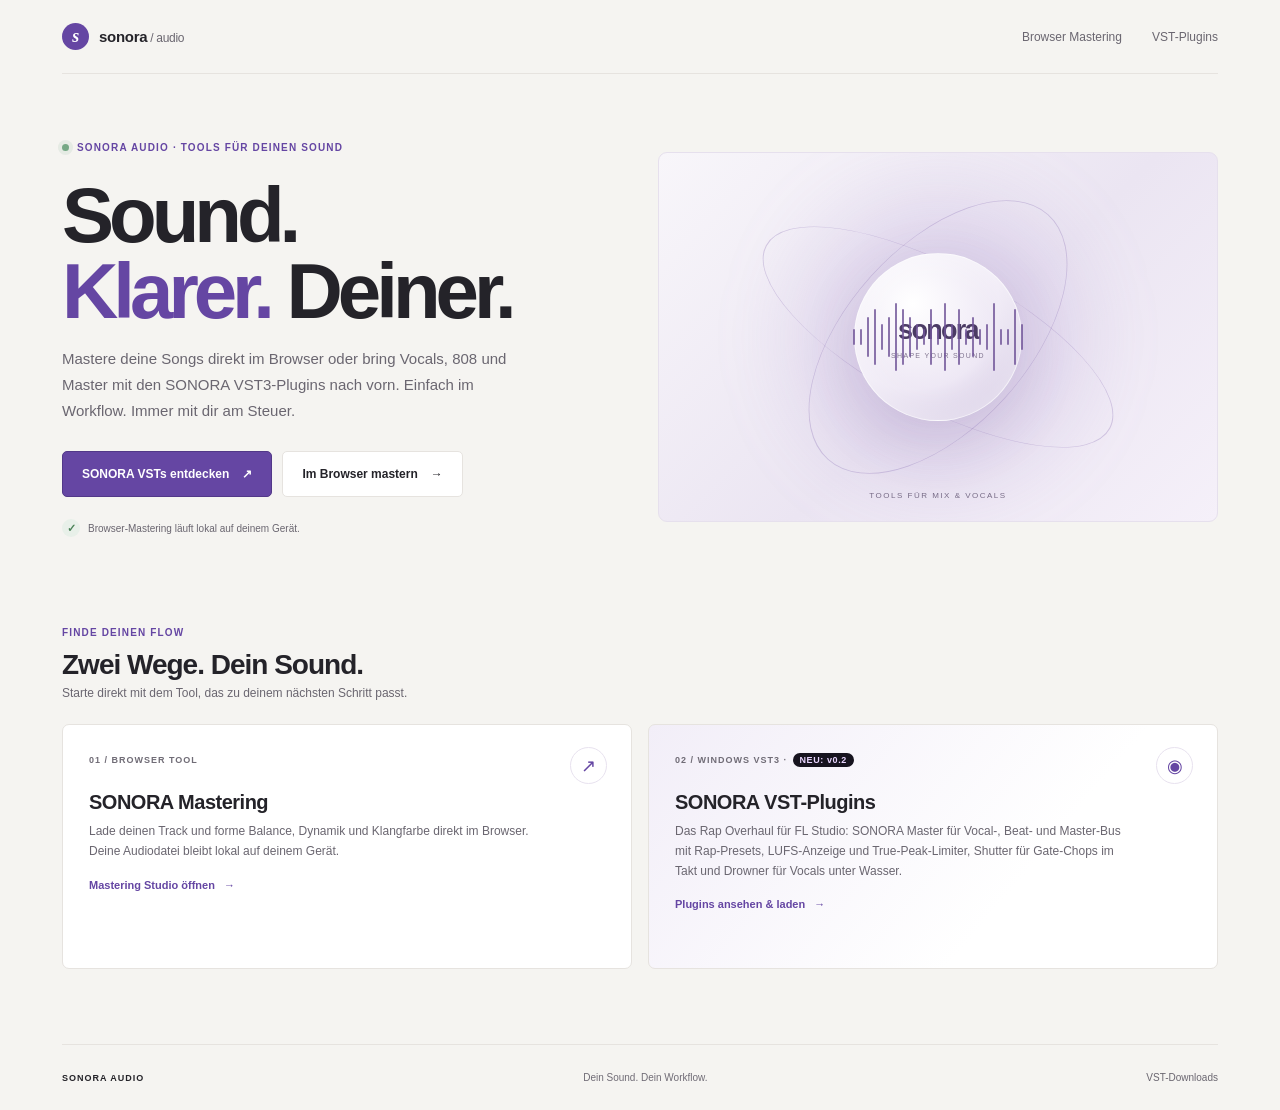
<file: index.html>
<!doctype html>
<html lang="de">
  <head>
    <meta charset="utf-8">
    <meta name="viewport" content="width=device-width, initial-scale=1">
    <meta name="theme-color" content="#f5f4f1">
    <meta name="description" content="SONORA Audio: lokales Browser-Mastering und VST3-Plugins für Rap in FL Studio – SONORA Master, Shutter und Drowner v0.2.">
    <title>SONORA Audio — Sound. Klarer. Deiner.</title>
    <link rel="stylesheet" href="site.css">
  </head>
  <body>
    <div class="site-shell">
      <header class="site-header">
        <a class="brand" href="index.html" aria-label="SONORA Startseite">
          <span class="brand-mark" aria-hidden="true">s</span>
          <span>sonora<span class="brand-tail"> / audio</span></span>
        </a>
        <nav class="site-nav" aria-label="Hauptnavigation">
          <a href="mastering.html">Browser Mastering</a>
          <a href="plugins.html">VST-Plugins</a>
        </nav>
      </header>

      <main>
        <section class="home-hero">
          <div class="hero-copy">
            <span class="eyebrow"><i></i> SONORA AUDIO · TOOLS FÜR DEINEN SOUND</span>
            <h1>Sound.<br><span>Klarer.</span> Deiner.</h1>
            <p>Mastere deine Songs direkt im Browser oder bring Vocals, 808 und Master mit den SONORA VST3-Plugins nach vorn. Einfach im Workflow. Immer mit dir am Steuer.</p>
            <div class="hero-actions">
              <a class="button button-primary" href="plugins.html">SONORA VSTs entdecken <span aria-hidden="true">↗</span></a>
              <a class="button button-secondary" href="mastering.html">Im Browser mastern <span aria-hidden="true">→</span></a>
            </div>
            <div class="hero-note"><span class="privacy-icon" aria-hidden="true">✓</span> Browser-Mastering läuft lokal auf deinem Gerät.</div>
          </div>
          <div class="hero-art" aria-label="Abstrakte SONORA Audio-Wellenformgrafik" role="img">
            <div class="art-glow"></div>
            <div class="art-orbit orbit-one"></div>
            <div class="art-orbit orbit-two"></div>
            <div class="art-disc"><span>sonora</span><small>SHAPE YOUR SOUND</small></div>
            <div class="wave-bars" aria-hidden="true">
              <i></i><i></i><i></i><i></i><i></i><i></i><i></i><i></i><i></i><i></i><i></i><i></i><i></i><i></i><i></i><i></i><i></i><i></i><i></i><i></i><i></i><i></i><i></i><i></i><i></i>
            </div>
            <span class="art-caption">TOOLS FÜR MIX &amp; VOCALS</span>
          </div>
        </section>

        <section class="tools-section" aria-labelledby="tools-title">
          <div class="section-heading">
            <span class="eyebrow">FINDE DEINEN FLOW</span>
            <h2 id="tools-title">Zwei Wege. Dein Sound.</h2>
            <p>Starte direkt mit dem Tool, das zu deinem nächsten Schritt passt.</p>
          </div>
          <div class="tool-cards">
            <article class="tool-card mastering-card">
              <span class="card-index">01 / BROWSER TOOL</span>
              <div class="tool-icon" aria-hidden="true">↗</div>
              <h3>SONORA Mastering</h3>
              <p>Lade deinen Track und forme Balance, Dynamik und Klangfarbe direkt im Browser. Deine Audiodatei bleibt lokal auf deinem Gerät.</p>
              <a class="text-link" href="mastering.html">Mastering Studio öffnen <span aria-hidden="true">→</span></a>
            </article>
            <article class="tool-card vst-card">
              <span class="card-index">02 / WINDOWS VST3 · <span class="card-badge">NEU: v0.2</span></span>
              <div class="tool-icon" aria-hidden="true">◉</div>
              <h3>SONORA VST-Plugins</h3>
              <p>Das Rap Overhaul für FL Studio: SONORA Master für Vocal-, Beat- und Master-Bus mit Rap-Presets, LUFS-Anzeige und True-Peak-Limiter, Shutter für Gate-Chops im Takt und Drowner für Vocals unter Wasser.</p>
              <a class="text-link" href="plugins.html">Plugins ansehen &amp; laden <span aria-hidden="true">→</span></a>
            </article>
          </div>
        </section>
      </main>

      <footer class="site-footer">
        <a class="footer-brand" href="index.html">SONORA AUDIO</a>
        <span>Dein Sound. Dein Workflow.</span>
        <a href="plugins.html">VST-Downloads</a>
      </footer>
    </div>
  </body>
</html>
</file>
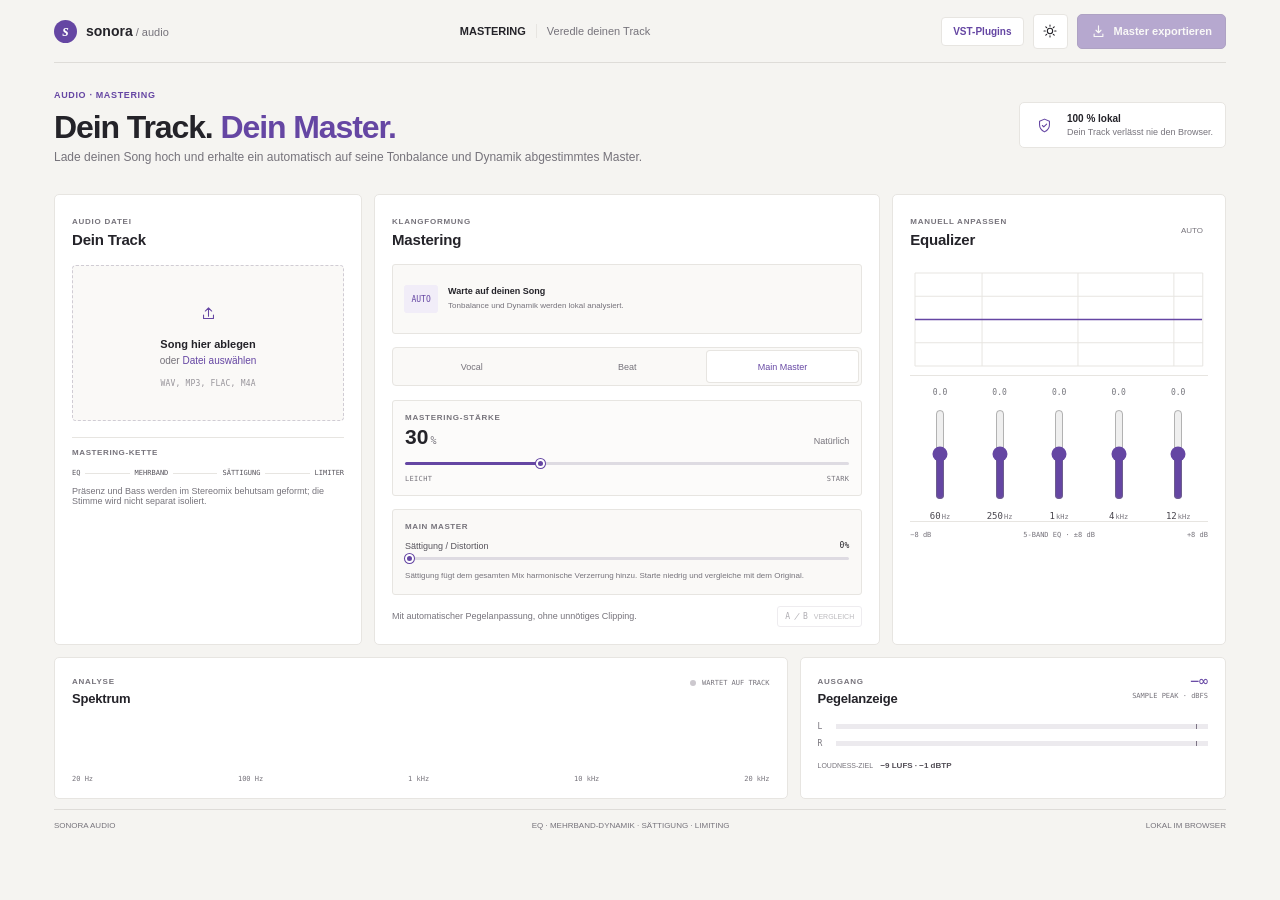
<file: mastering.html>
<!doctype html>
<html lang="de">
  <head>
    <meta charset="utf-8">
    <meta name="viewport" content="width=device-width, initial-scale=1">
    <meta name="theme-color" content="#f5f4f1">
    <meta name="description" content="Mastere deine Songs direkt im Browser. Die Audiodatei bleibt lokal auf deinem Gerät.">
    <title>SONORA — Browser Mastering</title>
    <script>
      try {
        document.documentElement.dataset.theme = localStorage.getItem('sonora-theme')
          || (matchMedia('(prefers-color-scheme: dark)').matches ? 'dark' : 'light');
      } catch {
        document.documentElement.dataset.theme = 'light';
      }
    </script>
    <link rel="stylesheet" href="styles.css">
  </head>
  <body>
    <div class="app-shell">
      <header class="topbar">
        <a class="brand" href="index.html" aria-label="SONORA Startseite">
          <span class="brand-mark" aria-hidden="true">s</span>
          <span>sonora<span class="brand-dot"> / audio</span></span>
        </a>
        <div class="topbar-center">
          <span>MASTERING</span>
          <span class="topbar-divider"></span>
          <span class="topbar-muted">Veredle deinen Track</span>
        </div>
        <div class="header-actions">
          <a class="topbar-link" href="plugins.html">VST-Plugins</a>
          <button id="theme-toggle" class="theme-toggle" type="button" aria-label="Dunkles Farbschema aktivieren" title="Dunkles Farbschema aktivieren">
            <svg class="theme-icon-light" viewBox="0 0 24 24" aria-hidden="true"><path d="M12 3v2m0 14v2M5.64 5.64l1.42 1.42m9.88 9.88 1.42 1.42M3 12h2m14 0h2M5.64 18.36l1.42-1.42m9.88-9.88 1.42-1.42"/><circle cx="12" cy="12" r="4"/></svg>
            <svg class="theme-icon-dark" viewBox="0 0 24 24" aria-hidden="true"><path d="M20.1 15.1A8.3 8.3 0 0 1 8.9 3.9 8.6 8.6 0 1 0 20.1 15.1Z"/></svg>
          </button>
          <button id="export-button" class="button button-primary export-button" type="button" disabled>
          <svg viewBox="0 0 24 24" aria-hidden="true"><path d="M12 3v11m0 0 4-4m-4 4-4-4M5 16v4h14v-4"/></svg>
          <span>Master exportieren</span>
          </button>
        </div>
      </header>

      <main class="main-content">
        <section class="intro-row">
          <div>
            <div class="eyebrow">AUDIO · MASTERING</div>
            <h1>Dein Track. <span>Dein Master.</span></h1>
            <p class="intro-copy">Lade deinen Song hoch und erhalte ein automatisch auf seine Tonbalance und Dynamik abgestimmtes Master.</p>
          </div>
          <div class="privacy-note">
            <span class="privacy-icon" aria-hidden="true">
              <svg viewBox="0 0 24 24"><path d="M12 3 5 6v5c0 4.6 2.9 8 7 10 4.1-2 7-5.4 7-10V6l-7-3Z"/><path d="m9 12 2 2 4-4"/></svg>
            </span>
            <span><strong>100 % lokal</strong><small>Dein Track verlässt nie den Browser.</small></span>
          </div>
        </section>

        <section class="studio-grid" aria-label="Mastering Studio">
          <article class="panel track-panel">
            <div class="panel-heading">
              <div>
                <span class="section-kicker">AUDIO DATEI</span>
                <h2>Dein Track</h2>
              </div>
            </div>

            <input id="file-input" class="visually-hidden" type="file" accept="audio/*,.wav,.mp3,.m4a,.aac,.flac,.ogg,.aif,.aiff">
            <button id="upload-zone" class="upload-zone" type="button" aria-label="Audiodatei auswählen oder hierher ziehen">
              <span class="upload-icon" aria-hidden="true">
                <svg viewBox="0 0 24 24"><path d="M12 16V4m0 0L7.5 8.5M12 4l4.5 4.5M5 14v5h14v-5"/></svg>
              </span>
              <strong>Song hier ablegen</strong>
              <span class="upload-subtext">oder <span>Datei auswählen</span></span>
              <span class="file-types">WAV, MP3, FLAC, M4A</span>
            </button>

            <div id="track-card" class="track-card" hidden>
              <div class="track-card-top">
                <span class="track-art" aria-hidden="true">
                  <span></span><span></span><span></span><span></span><span></span>
                </span>
                <div class="track-details">
                  <strong id="track-name">Dein Track</strong>
                  <span id="track-meta">Wird geladen ...</span>
                </div>
                <button id="replace-track" class="icon-button" type="button" title="Track ersetzen" aria-label="Track ersetzen">
                  <svg viewBox="0 0 24 24"><path d="M20 7v5h-5M4 17v-5h5"/><path d="M6.1 9A7 7 0 0 1 18 6.5L20 12M4 12l2 5.5A7 7 0 0 0 17.9 15"/></svg>
                </button>
              </div>
              <div class="wave-wrap">
                <canvas id="waveform" aria-label="Wellenform des Tracks"></canvas>
                <div class="trim-overlay" aria-hidden="true">
                  <span id="trim-before" class="trim-mask trim-before"></span>
                  <span id="trim-after" class="trim-mask trim-after"></span>
                  <span id="trim-start-marker" class="trim-marker trim-start-marker"></span>
                  <span id="trim-end-marker" class="trim-marker trim-end-marker"></span>
                </div>
                <span id="playhead" class="wave-playhead"></span>
              </div>
              <div class="transport">
                <button id="play-button" class="play-button" type="button" aria-label="Abspielen" disabled>
                  <svg class="play-icon" viewBox="0 0 24 24" aria-hidden="true"><path d="m8 5 11 7-11 7V5Z"/></svg>
                  <svg class="pause-icon" viewBox="0 0 24 24" aria-hidden="true"><path d="M8 5h3v14H8zm6 0h3v14h-3z"/></svg>
                </button>
                <span id="current-time" class="timecode">0:00</span>
                <input id="seek" class="seek-slider" type="range" min="0" max="1000" value="0" aria-label="Wiedergabeposition" disabled>
                <span id="duration" class="timecode timecode-dim">0:00</span>
              </div>
              <div class="trim-controls" aria-label="Song-Ausschnitt">
                <label class="trim-control">
                  <span class="trim-label">START <strong id="trim-start-time">0:00</strong></span>
                  <input id="trim-start" class="trim-slider" type="range" min="0" max="990" step="1" value="0" aria-label="Startpunkt des Exports" disabled>
                </label>
                <label class="trim-control">
                  <span class="trim-label">ENDE <strong id="trim-end-time">0:00</strong></span>
                  <input id="trim-end" class="trim-slider" type="range" min="10" max="1000" step="1" value="1000" aria-label="Endpunkt des Exports" disabled>
                </label>
              </div>
              <button id="reset-trim" class="reset-trim" type="button" disabled>Auf ganze Länge zurücksetzen</button>
              <div class="track-ready"><span class="ready-dot"></span><span id="track-status">Bereit für den Feinschliff</span></div>
            </div>

            <div class="signal-card">
              <div class="signal-top"><span class="signal-label">MASTERING-KETTE</span></div>
              <div class="signal-flow">
                <span>EQ</span><b></b><span>MEHRBAND</span><b></b><span>SÄTTIGUNG</span><b></b><span>LIMITER</span>
              </div>
              <p>Präsenz und Bass werden im Stereomix behutsam geformt; die Stimme wird nicht separat isoliert.</p>
            </div>
          </article>

          <article class="panel master-panel">
            <div class="panel-heading">
              <div>
                <span class="section-kicker">KLANGFORMUNG</span>
                <h2>Mastering</h2>
              </div>
            </div>
            <div class="automatic-mastering" aria-live="polite">
              <span class="automatic-mark" aria-hidden="true">AUTO</span>
              <span><strong id="mastering-state">Warte auf deinen Song</strong><small id="mastering-summary">Tonbalance und Dynamik werden lokal analysiert.</small></span>
            </div>

            <div class="master-tabs" role="tablist" aria-label="Mastering-Bereiche">
              <button id="tab-vocal" class="master-tab" type="button" role="tab" aria-selected="false" aria-controls="panel-vocal" tabindex="-1">Vocal</button>
              <button id="tab-beat" class="master-tab" type="button" role="tab" aria-selected="false" aria-controls="panel-beat" tabindex="-1">Beat</button>
              <button id="tab-master" class="master-tab selected" type="button" role="tab" aria-selected="true" aria-controls="panel-master" tabindex="0">Main Master</button>
            </div>
            <section id="panel-vocal" class="master-tab-panel" role="tabpanel" aria-labelledby="tab-vocal" hidden>
              <div class="master-control-group" aria-label="Stimmen-Klangregler">
                <span class="master-control-heading">VOCAL-FEINSCHLIFF</span>
                <label class="master-control">
                  <span>Nasalität reduzieren <output id="nasal-value" for="nasal-control">0%</output></span>
                  <input id="nasal-control" class="master-control-slider" type="range" min="0" max="100" value="0" aria-label="Nasalität im mittleren Frequenzbereich reduzieren">
                </label>
                <label class="master-control">
                  <span>Schrille Resonanzen reduzieren <output id="resonances-value" for="resonances-control">0%</output></span>
                  <input id="resonances-control" class="master-control-slider" type="range" min="0" max="100" value="0" aria-label="Erkannte schrille Resonanzen reduzieren">
                </label>
                <small id="resonance-summary" class="master-control-note">Resonanzen werden nach dem Laden des Songs analysiert.</small>
                <label class="master-control">
                  <span>Stimmen-Präsenz <output id="presence-value" for="presence-control">+0</output></span>
                  <input id="presence-control" class="master-control-slider" type="range" min="-50" max="50" value="0" aria-label="Stimmen-Präsenz im mittleren Höhenbereich anpassen">
                </label>
                <p class="master-control-note">Diese Regler formen passende Frequenzen im Gesamtmix; ohne getrennte Vocal-Spur können sie auch den Beat beeinflussen.</p>
              </div>
            </section>
            <section id="panel-beat" class="master-tab-panel" role="tabpanel" aria-labelledby="tab-beat" hidden>
              <div class="master-control-group" aria-label="Beat-Klangregler">
                <span class="master-control-heading">BEAT-FEINSCHLIFF</span>
                <label class="master-control">
                  <span>Bassanteil <output id="bass-value" for="bass-control">+0</output></span>
                  <input id="bass-control" class="master-control-slider" type="range" min="-50" max="50" value="0" aria-label="Bass im Beatbereich anheben oder absenken">
                </label>
                <label class="master-control">
                  <span>Beat-Höhen <output id="beatTone-value" for="beatTone-control">+0</output></span>
                  <input id="beatTone-control" class="master-control-slider" type="range" min="-50" max="50" value="0" aria-label="Höhen im Beatbereich anheben oder absenken">
                </label>
                <p class="master-control-note">Die Klangregler wirken auf Frequenzbereiche im Stereo-Mix und trennen den Beat nicht von der Stimme.</p>
              </div>
            </section>
            <section id="panel-master" class="master-tab-panel" role="tabpanel" aria-labelledby="tab-master">
              <div class="intensity-card">
                <div class="intensity-heading">
                  <div><span class="section-kicker">MASTERING-STÄRKE</span><strong id="intensity-value">30<span>%</span></strong></div>
                  <span id="intensity-description" class="intensity-description">Natürlich</span>
                </div>
                <input id="intensity" class="intensity-slider" type="range" min="0" max="100" value="30" aria-label="Mastering-Stärke">
                <div class="slider-labels"><span>LEICHT</span><span>STARK</span></div>
              </div>
              <div class="master-control-group" aria-label="Main-Master-Regler">
                <span class="master-control-heading">MAIN MASTER</span>
                <label class="master-control">
                  <span>Sättigung / Distortion <output id="saturation-value" for="saturation-control">0%</output></span>
                  <input id="saturation-control" class="master-control-slider" type="range" min="0" max="100" value="0" aria-label="Sättigung und harmonische Verzerrung des Gesamtmixes">
                </label>
                <p class="master-control-note">Sättigung fügt dem gesamten Mix harmonische Verzerrung hinzu. Starte niedrig und vergleiche mit dem Original.</p>
              </div>
            </section>
            <div class="master-footer">
              <span>Mit automatischer Pegelanpassung, ohne unnötiges Clipping.</span>
              <button id="ab-button" class="ab-button" type="button" aria-pressed="false" disabled><span>A</span><i>/</i><span>B</span> <small>VERGLEICH</small></button>
            </div>
          </article>

          <article class="panel eq-panel">
            <div class="panel-heading">
              <div>
                <span class="section-kicker">MANUELL ANPASSEN</span>
                <h2>Equalizer</h2>
              </div>
              <button id="reset-eq" class="text-button" type="button" title="Automatische EQ-Anpassung wiederherstellen">AUTO</button>
            </div>
            <div class="eq-graph-wrap">
              <canvas id="eq-graph" aria-label="EQ Frequenzgang"></canvas>
            </div>
            <div class="eq-controls" role="group" aria-label="5-Band Equalizer">
              <label class="eq-band">
                <span class="eq-db" id="eq-value-0">0.0</span>
                <input class="eq-slider" data-band="0" type="range" min="-8" max="8" step="0.5" value="0" aria-label="EQ Tiefbass-Bereich">
                <span class="eq-freq">60<small>Hz</small></span>
              </label>
              <label class="eq-band">
                <span class="eq-db" id="eq-value-1">0.0</span>
                <input class="eq-slider" data-band="1" type="range" min="-8" max="8" step="0.5" value="0" aria-label="EQ Bass- und Wärmebereich">
                <span class="eq-freq">250<small>Hz</small></span>
              </label>
              <label class="eq-band">
                <span class="eq-db" id="eq-value-2">0.0</span>
                <input class="eq-slider" data-band="2" type="range" min="-8" max="8" step="0.5" value="0" aria-label="EQ Mitten- und Körperbereich">
                <span class="eq-freq">1<small>kHz</small></span>
              </label>
              <label class="eq-band">
                <span class="eq-db" id="eq-value-3">0.0</span>
                <input class="eq-slider" data-band="3" type="range" min="-8" max="8" step="0.5" value="0" aria-label="EQ Stimmen-Präsenzbereich">
                <span class="eq-freq">4<small>kHz</small></span>
              </label>
              <label class="eq-band">
                <span class="eq-db" id="eq-value-4">0.0</span>
                <input class="eq-slider" data-band="4" type="range" min="-8" max="8" step="0.5" value="0" aria-label="EQ Air">
                <span class="eq-freq">12<small>kHz</small></span>
              </label>
            </div>
            <div class="eq-footer"><span>−8 dB</span><span>5-BAND EQ · ±8 dB</span><span>+8 dB</span></div>
          </article>
        </section>

        <section class="monitor-row">
          <article class="panel monitor-panel">
            <div class="monitor-title">
              <div><span class="section-kicker">ANALYSE</span><h2>Spektrum</h2></div>
              <span class="monitor-state"><i></i> <span id="monitor-state">WARTET AUF TRACK</span></span>
            </div>
            <div class="spectrum-wrap"><canvas id="spectrum" aria-label="Audio Spektrum"></canvas></div>
            <div class="monitor-footer"><span>20 Hz</span><span>100 Hz</span><span>1 kHz</span><span>10 kHz</span><span>20 kHz</span></div>
          </article>
          <article class="panel output-panel">
            <div class="output-heading">
              <div><span class="section-kicker">AUSGANG</span><h2>Pegelanzeige</h2></div>
              <span class="peak-readout"><span id="peak-value">−∞</span><small>SAMPLE PEAK · dBFS</small></span>
            </div>
            <div class="meter-group">
              <span class="meter-label">L</span><div class="meter-track"><span id="meter-left" class="meter-fill"></span><i class="meter-marker"></i></div>
              <span class="meter-label">R</span><div class="meter-track"><span id="meter-right" class="meter-fill meter-right"></span><i class="meter-marker"></i></div>
            </div>
            <div class="target-note"><span>LOUDNESS-ZIEL</span> <strong>−9 LUFS · −1 dBTP</strong></div>
          </article>
        </section>
        <p id="status-message" class="status-message" role="status" aria-live="polite"></p>
        <audio id="audio-player" preload="metadata"></audio>
      </main>
      <footer class="app-footer"><span>SONORA AUDIO</span><span>EQ · MEHRBAND-DYNAMIK · SÄTTIGUNG · LIMITING</span><span>LOKAL IM BROWSER</span></footer>
    </div>
    <script src="audio-engine.js"></script>
    <script src="app.js"></script>
  </body>
</html>
</file>
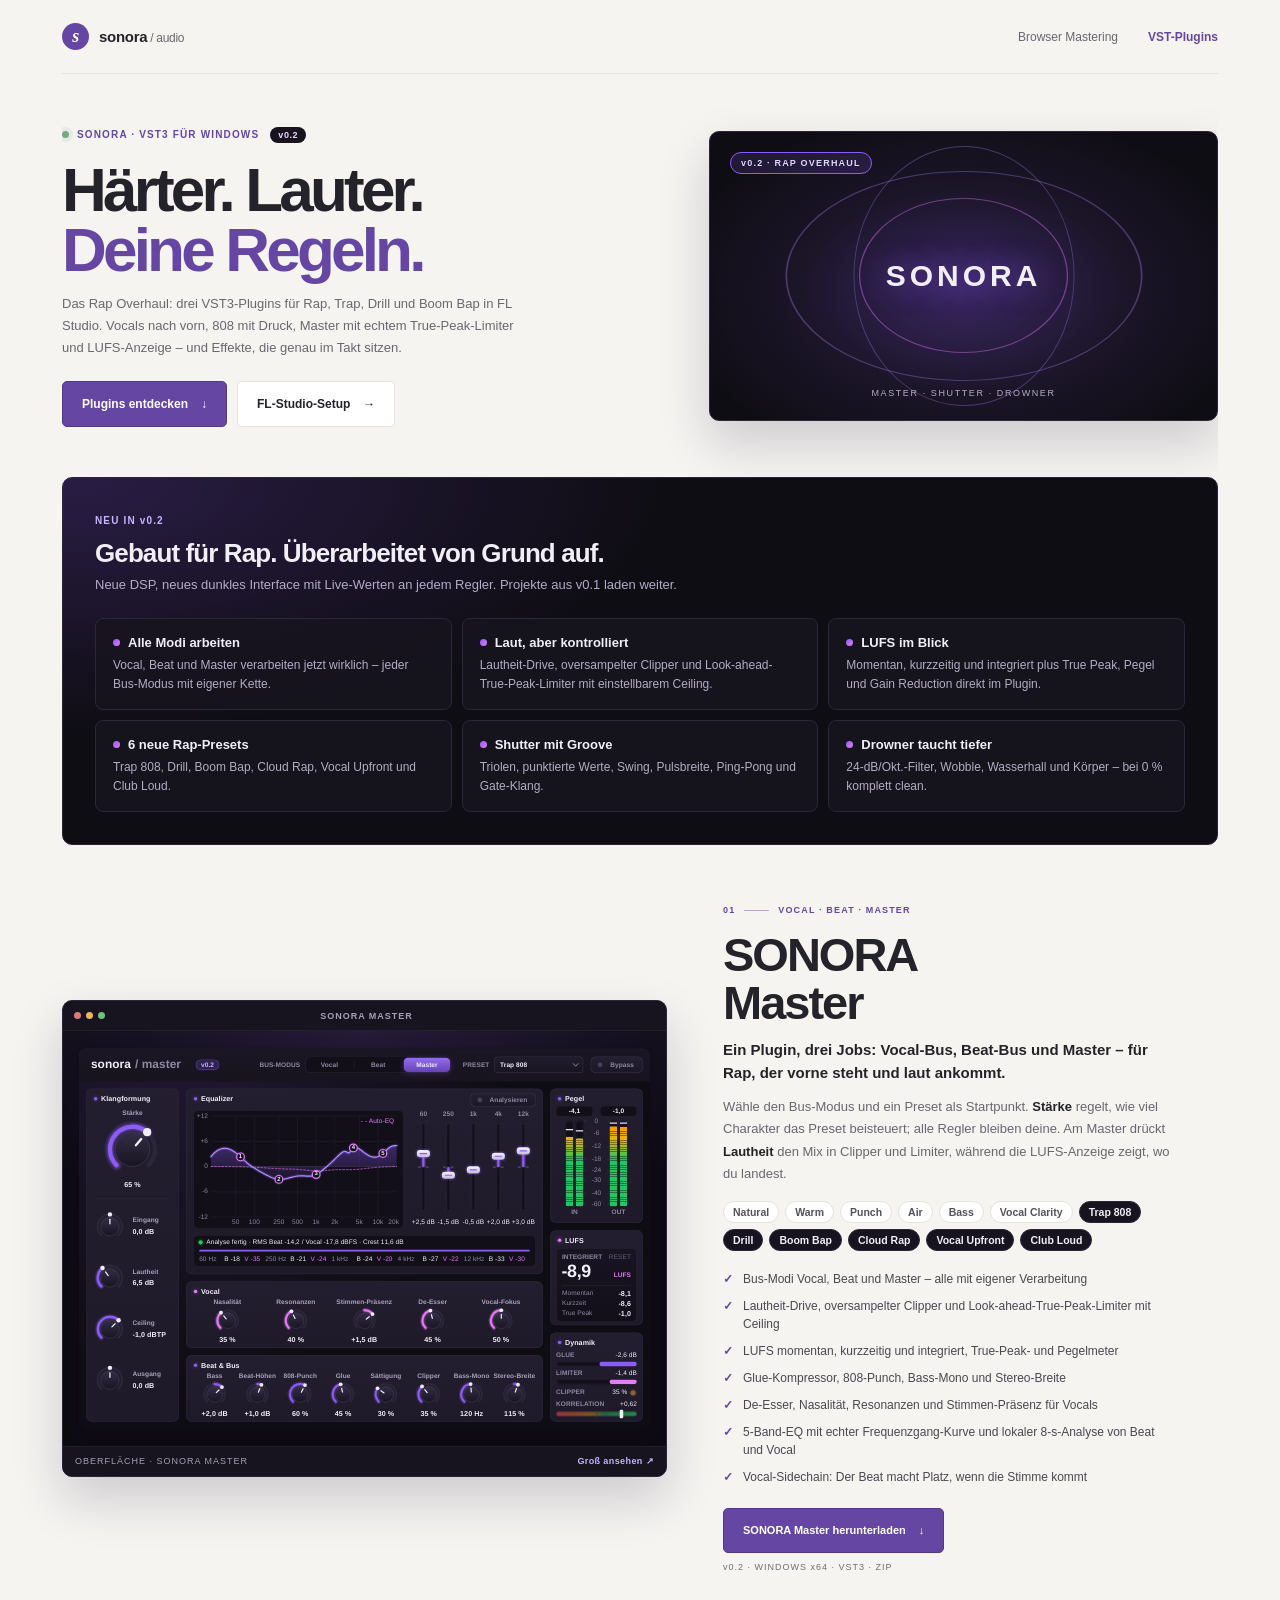
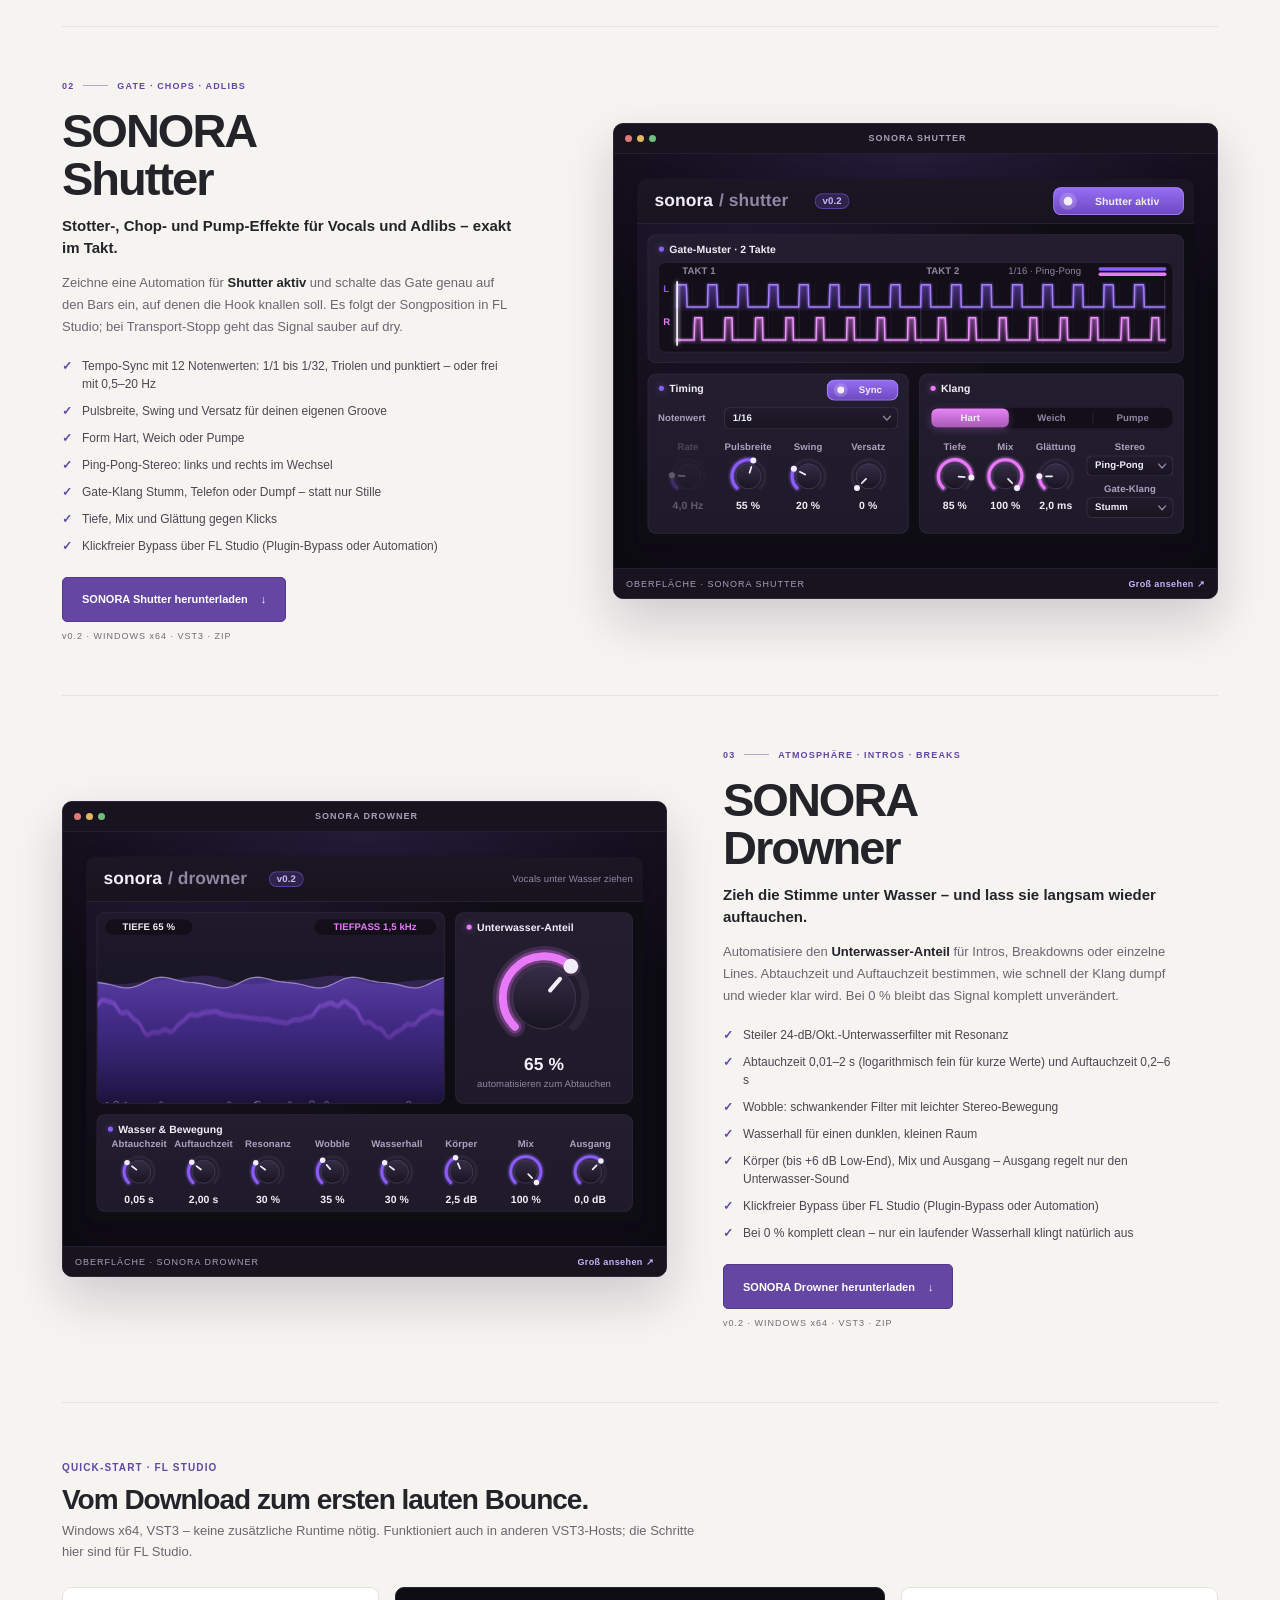
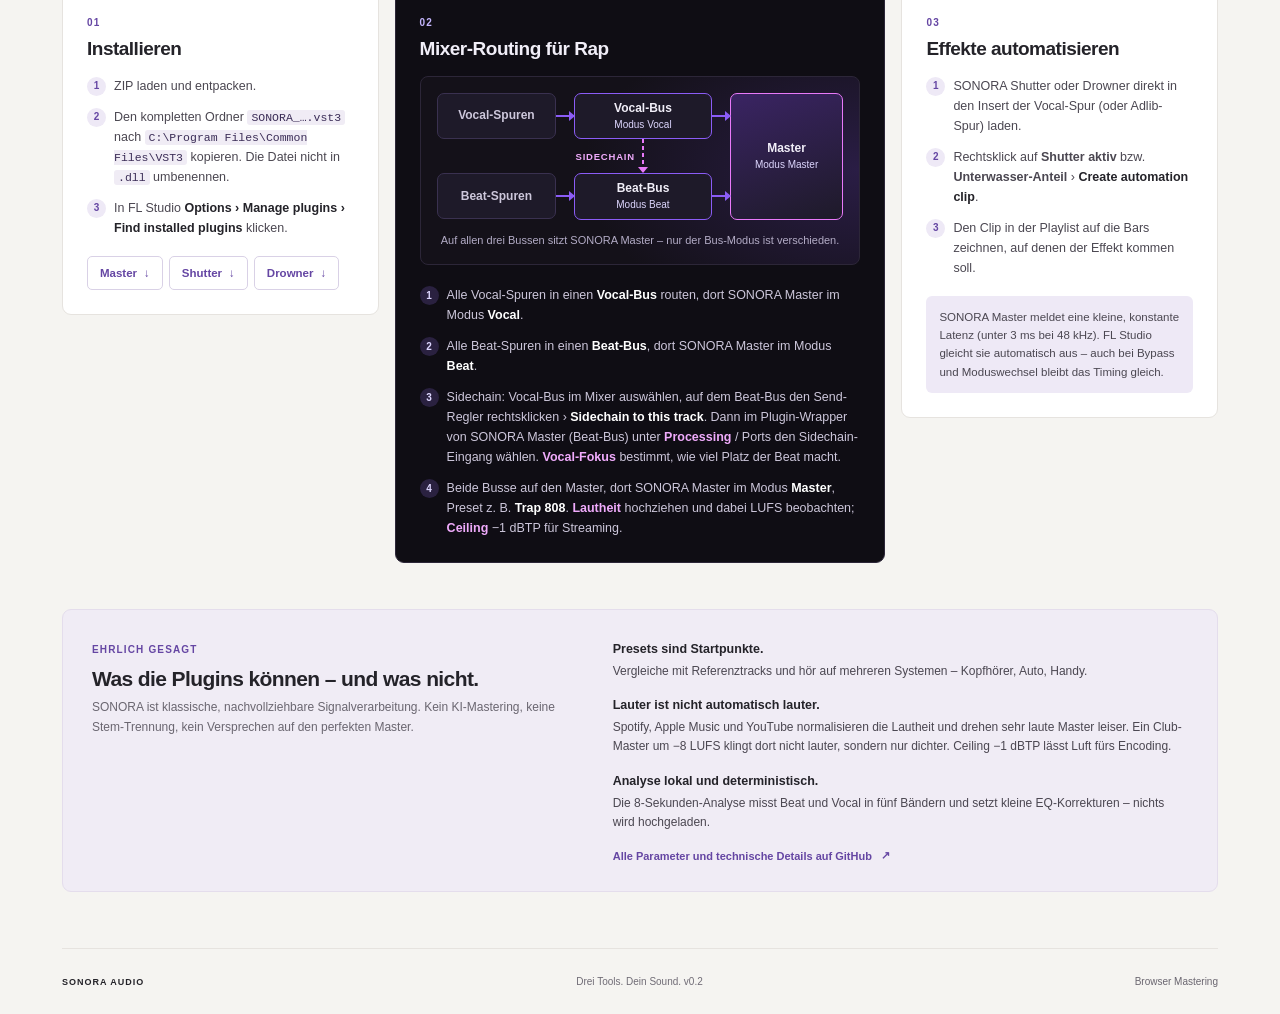
<file: plugins.html>
<!doctype html>
<html lang="de">
  <head>
    <meta charset="utf-8">
    <meta name="viewport" content="width=device-width, initial-scale=1">
    <meta name="theme-color" content="#f5f4f1">
    <meta name="description" content="SONORA v0.2 Rap Overhaul: SONORA Master, Shutter und Drowner – drei Windows-VST3-Plugins für Rap, Trap, Drill und Boom Bap in FL Studio. Mit LUFS, True-Peak-Limiter, Rap-Presets und FL-Studio-Quick-Start.">
    <title>SONORA VST-Plugins v0.2 — Rap Overhaul · SONORA Audio</title>
    <link rel="stylesheet" href="site.css">
  </head>
  <body>
    <a class="skip-link" href="#plugins">Zum Inhalt springen</a>
    <div class="site-shell">
      <header class="site-header">
        <a class="brand" href="index.html" aria-label="SONORA Startseite">
          <span class="brand-mark" aria-hidden="true">s</span>
          <span>sonora<span class="brand-tail"> / audio</span></span>
        </a>
        <nav class="site-nav" aria-label="Hauptnavigation">
          <a href="mastering.html">Browser Mastering</a>
          <a class="active" href="plugins.html" aria-current="page">VST-Plugins</a>
        </nav>
      </header>

      <main>
        <section class="plugins-hero" aria-labelledby="plugins-title">
          <div>
            <span class="eyebrow"><i></i> SONORA · VST3 FÜR WINDOWS <span class="version-badge">v0.2</span></span>
            <h1 id="plugins-title">Härter. Lauter.<br><span>Deine Regeln.</span></h1>
            <p>Das Rap Overhaul: drei VST3-Plugins für Rap, Trap, Drill und Boom Bap in FL Studio. Vocals nach vorn, 808 mit Druck, Master mit echtem True-Peak-Limiter und LUFS-Anzeige – und Effekte, die genau im Takt sitzen.</p>
            <div class="hero-actions">
              <a class="button button-primary" href="#plugins">Plugins entdecken <span aria-hidden="true">↓</span></a>
              <a class="button button-secondary" href="#fl-studio">FL-Studio-Setup <span aria-hidden="true">→</span></a>
            </div>
          </div>
          <div class="plugins-hero-art" aria-hidden="true">
            <div class="hero-ring ring-a"></div>
            <div class="hero-ring ring-b"></div>
            <div class="hero-ring ring-c"></div>
            <span class="hero-art-badge">v0.2 · RAP OVERHAUL</span>
            <span class="hero-art-word">SONORA</span>
            <span class="hero-art-caption">MASTER · SHUTTER · DROWNER</span>
          </div>
        </section>

        <section class="news-panel" id="neu" aria-labelledby="news-title">
          <div class="news-heading">
            <span class="eyebrow eyebrow-dark">NEU IN v0.2</span>
            <h2 id="news-title">Gebaut für Rap. Überarbeitet von Grund auf.</h2>
            <p>Neue DSP, neues dunkles Interface mit Live-Werten an jedem Regler. Projekte aus v0.1 laden weiter.</p>
          </div>
          <ul class="news-grid">
            <li><b>Alle Modi arbeiten</b><span>Vocal, Beat und Master verarbeiten jetzt wirklich – jeder Bus-Modus mit eigener Kette.</span></li>
            <li><b>Laut, aber kontrolliert</b><span>Lautheit-Drive, oversampelter Clipper und Look-ahead-True-Peak-Limiter mit einstellbarem Ceiling.</span></li>
            <li><b>LUFS im Blick</b><span>Momentan, kurzzeitig und integriert plus True Peak, Pegel und Gain Reduction direkt im Plugin.</span></li>
            <li><b>6 neue Rap-Presets</b><span>Trap 808, Drill, Boom Bap, Cloud Rap, Vocal Upfront und Club Loud.</span></li>
            <li><b>Shutter mit Groove</b><span>Triolen, punktierte Werte, Swing, Pulsbreite, Ping-Pong und Gate-Klang.</span></li>
            <li><b>Drowner taucht tiefer</b><span>24-dB/Okt.-Filter, Wobble, Wasserhall und Körper – bei 0 % komplett clean.</span></li>
          </ul>
        </section>

        <section class="plugin-list" id="plugins" aria-label="SONORA VST3 Plugins">
          <article class="plugin-feature" aria-labelledby="master-title">
            <div class="plugin-preview">
              <div class="preview-bar"><span></span><span></span><span></span><b>SONORA MASTER</b></div>
              <div class="preview-window master-preview">
                <iframe src="plugin/resource/ui-preview.html" title="Vorschau der SONORA Master Oberfläche (960 × 640)" loading="lazy"></iframe>
              </div>
              <div class="preview-caption"><span>OBERFLÄCHE · SONORA MASTER</span><a href="plugin/resource/ui-preview.html" target="_blank" rel="noopener">Groß ansehen <span aria-hidden="true">↗</span><span class="visually-hidden"> (SONORA Master, neues Fenster)</span></a></div>
            </div>
            <div class="plugin-copy">
              <span class="plugin-number">01 <i></i> VOCAL · BEAT · MASTER</span>
              <h2 id="master-title">SONORA <br>Master</h2>
              <p class="plugin-lead">Ein Plugin, drei Jobs: Vocal-Bus, Beat-Bus und Master – für Rap, der vorne steht und laut ankommt.</p>
              <p>Wähle den Bus-Modus und ein Preset als Startpunkt. <i>Stärke</i> regelt, wie viel Charakter das Preset beisteuert; alle Regler bleiben deine. Am Master drückt <i>Lautheit</i> den Mix in Clipper und Limiter, während die LUFS-Anzeige zeigt, wo du landest.</p>
              <ul class="preset-chips" aria-label="Die 12 Presets">
                <li>Natural</li><li>Warm</li><li>Punch</li><li>Air</li><li>Bass</li><li>Vocal Clarity</li>
                <li class="new">Trap 808</li><li class="new">Drill</li><li class="new">Boom Bap</li><li class="new">Cloud Rap</li><li class="new">Vocal Upfront</li><li class="new">Club Loud</li>
              </ul>
              <ul class="feature-list">
                <li>Bus-Modi Vocal, Beat und Master – alle mit eigener Verarbeitung</li>
                <li>Lautheit-Drive, oversampelter Clipper und Look-ahead-True-Peak-Limiter mit Ceiling</li>
                <li>LUFS momentan, kurzzeitig und integriert, True-Peak- und Pegelmeter</li>
                <li>Glue-Kompressor, 808-Punch, Bass-Mono und Stereo-Breite</li>
                <li>De-Esser, Nasalität, Resonanzen und Stimmen-Präsenz für Vocals</li>
                <li>5-Band-EQ mit echter Frequenzgang-Kurve und lokaler 8-s-Analyse von Beat und Vocal</li>
                <li>Vocal-Sidechain: Der Beat macht Platz, wenn die Stimme kommt</li>
              </ul>
              <a class="button button-primary download-button" href="https://github.com/simon-of-course/sonora-mastering/releases/latest/download/SONORA_Master.vst3.zip">SONORA Master herunterladen <span aria-hidden="true">↓</span></a>
              <span class="download-meta">v0.2 · WINDOWS x64 · VST3 · ZIP</span>
            </div>
          </article>

          <article class="plugin-feature plugin-feature-reverse" aria-labelledby="shutter-title">
            <div class="plugin-preview">
              <div class="preview-bar"><span></span><span></span><span></span><b>SONORA SHUTTER</b></div>
              <div class="preview-window fx-preview">
                <iframe src="plugin/resource/shutter-preview.html" title="Vorschau der SONORA Shutter Oberfläche (640 × 420)" loading="lazy"></iframe>
              </div>
              <div class="preview-caption"><span>OBERFLÄCHE · SONORA SHUTTER</span><a href="plugin/resource/shutter-preview.html" target="_blank" rel="noopener">Groß ansehen <span aria-hidden="true">↗</span><span class="visually-hidden"> (SONORA Shutter, neues Fenster)</span></a></div>
            </div>
            <div class="plugin-copy">
              <span class="plugin-number">02 <i></i> GATE · CHOPS · ADLIBS</span>
              <h2 id="shutter-title">SONORA <br>Shutter</h2>
              <p class="plugin-lead">Stotter-, Chop- und Pump-Effekte für Vocals und Adlibs – exakt im Takt.</p>
              <p>Zeichne eine Automation für <i>Shutter aktiv</i> und schalte das Gate genau auf den Bars ein, auf denen die Hook knallen soll. Es folgt der Songposition in FL Studio; bei Transport-Stopp geht das Signal sauber auf dry.</p>
              <ul class="feature-list">
                <li>Tempo-Sync mit 12 Notenwerten: 1/1 bis 1/32, Triolen und punktiert – oder frei mit 0,5–20 Hz</li>
                <li>Pulsbreite, Swing und Versatz für deinen eigenen Groove</li>
                <li>Form Hart, Weich oder Pumpe</li>
                <li>Ping-Pong-Stereo: links und rechts im Wechsel</li>
                <li>Gate-Klang Stumm, Telefon oder Dumpf – statt nur Stille</li>
                <li>Tiefe, Mix und Glättung gegen Klicks</li>
                <li>Klickfreier Bypass über FL Studio (Plugin-Bypass oder Automation)</li>
              </ul>
              <a class="button button-primary download-button" href="https://github.com/simon-of-course/sonora-mastering/releases/latest/download/SONORA_Shutter.vst3.zip">SONORA Shutter herunterladen <span aria-hidden="true">↓</span></a>
              <span class="download-meta">v0.2 · WINDOWS x64 · VST3 · ZIP</span>
            </div>
          </article>

          <article class="plugin-feature" aria-labelledby="drowner-title">
            <div class="plugin-preview">
              <div class="preview-bar"><span></span><span></span><span></span><b>SONORA DROWNER</b></div>
              <div class="preview-window fx-preview">
                <iframe src="plugin/resource/drowner-preview.html" title="Vorschau der SONORA Drowner Oberfläche (640 × 420)" loading="lazy"></iframe>
              </div>
              <div class="preview-caption"><span>OBERFLÄCHE · SONORA DROWNER</span><a href="plugin/resource/drowner-preview.html" target="_blank" rel="noopener">Groß ansehen <span aria-hidden="true">↗</span><span class="visually-hidden"> (SONORA Drowner, neues Fenster)</span></a></div>
            </div>
            <div class="plugin-copy">
              <span class="plugin-number">03 <i></i> ATMOSPHÄRE · INTROS · BREAKS</span>
              <h2 id="drowner-title">SONORA <br>Drowner</h2>
              <p class="plugin-lead">Zieh die Stimme unter Wasser – und lass sie langsam wieder auftauchen.</p>
              <p>Automatisiere den <i>Unterwasser-Anteil</i> für Intros, Breakdowns oder einzelne Lines. Abtauchzeit und Auftauchzeit bestimmen, wie schnell der Klang dumpf und wieder klar wird. Bei 0 % bleibt das Signal komplett unverändert.</p>
              <ul class="feature-list">
                <li>Steiler 24-dB/Okt.-Unterwasserfilter mit Resonanz</li>
                <li>Abtauchzeit 0,01–2 s (logarithmisch fein für kurze Werte) und Auftauchzeit 0,2–6 s</li>
                <li>Wobble: schwankender Filter mit leichter Stereo-Bewegung</li>
                <li>Wasserhall für einen dunklen, kleinen Raum</li>
                <li>Körper (bis +6 dB Low-End), Mix und Ausgang – Ausgang regelt nur den Unterwasser-Sound</li>
                <li>Klickfreier Bypass über FL Studio (Plugin-Bypass oder Automation)</li>
                <li>Bei 0 % komplett clean – nur ein laufender Wasserhall klingt natürlich aus</li>
              </ul>
              <a class="button button-primary download-button" href="https://github.com/simon-of-course/sonora-mastering/releases/latest/download/SONORA_Drowner.vst3.zip">SONORA Drowner herunterladen <span aria-hidden="true">↓</span></a>
              <span class="download-meta">v0.2 · WINDOWS x64 · VST3 · ZIP</span>
            </div>
          </article>
        </section>

        <section class="quickstart" id="fl-studio" aria-labelledby="qs-title">
          <div class="section-heading">
            <span class="eyebrow">QUICK-START · FL STUDIO</span>
            <h2 id="qs-title">Vom Download zum ersten lauten Bounce.</h2>
            <p>Windows x64, VST3 – keine zusätzliche Runtime nötig. Funktioniert auch in anderen VST3-Hosts; die Schritte hier sind für FL Studio.</p>
          </div>

          <div class="qs-grid">
            <article class="qs-card">
              <span class="qs-step">01</span>
              <h3>Installieren</h3>
              <ol class="qs-list">
                <li>ZIP laden und entpacken.</li>
                <li>Den kompletten Ordner <code>SONORA_….vst3</code> nach <code>C:\Program Files\Common Files\VST3</code> kopieren. Die Datei nicht in <code>.dll</code> umbenennen.</li>
                <li>In FL Studio <b>Options › Manage plugins › Find installed plugins</b> klicken.</li>
              </ol>
              <div class="qs-downloads" role="group" aria-label="Downloads">
                <a href="https://github.com/simon-of-course/sonora-mastering/releases/latest/download/SONORA_Master.vst3.zip">Master <span aria-hidden="true">↓</span></a>
                <a href="https://github.com/simon-of-course/sonora-mastering/releases/latest/download/SONORA_Shutter.vst3.zip">Shutter <span aria-hidden="true">↓</span></a>
                <a href="https://github.com/simon-of-course/sonora-mastering/releases/latest/download/SONORA_Drowner.vst3.zip">Drowner <span aria-hidden="true">↓</span></a>
              </div>
            </article>

            <article class="qs-card qs-card-wide">
              <span class="qs-step">02</span>
              <h3>Mixer-Routing für Rap</h3>
              <figure class="routing">
                <div class="routing-grid" role="img" aria-label="Routing: Vocal-Spuren gehen in den Vocal-Bus mit SONORA Master im Modus Vocal, Beat-Spuren in den Beat-Bus mit SONORA Master im Modus Beat. Der Vocal-Bus sendet zusätzlich eine Sidechain in den Beat-Bus. Beide Busse gehen in den Master mit SONORA Master im Modus Master.">
                  <span class="node node-src r1">Vocal-Spuren</span>
                  <span class="wire r1 c2" aria-hidden="true"></span>
                  <span class="node node-bus r1">Vocal-Bus<small>Modus Vocal</small></span>
                  <span class="wire r1 c4" aria-hidden="true"></span>
                  <span class="sc-link"><span>Sidechain</span></span>
                  <span class="node node-src r3">Beat-Spuren</span>
                  <span class="wire r3 c2" aria-hidden="true"></span>
                  <span class="node node-bus r3">Beat-Bus<small>Modus Beat</small></span>
                  <span class="wire r3 c4" aria-hidden="true"></span>
                  <span class="node node-master">Master<small>Modus Master</small></span>
                </div>
                <figcaption>Auf allen drei Bussen sitzt SONORA Master – nur der Bus-Modus ist verschieden.</figcaption>
              </figure>
              <ol class="qs-list">
                <li>Alle Vocal-Spuren in einen <b>Vocal-Bus</b> routen, dort SONORA Master im Modus <b>Vocal</b>.</li>
                <li>Alle Beat-Spuren in einen <b>Beat-Bus</b>, dort SONORA Master im Modus <b>Beat</b>.</li>
                <li>Sidechain: Vocal-Bus im Mixer auswählen, auf dem Beat-Bus den Send-Regler rechtsklicken › <b>Sidechain to this track</b>. Dann im Plugin-Wrapper von SONORA Master (Beat-Bus) unter <i>Processing</i> / Ports den Sidechain-Eingang wählen. <i>Vocal-Fokus</i> bestimmt, wie viel Platz der Beat macht.</li>
                <li>Beide Busse auf den Master, dort SONORA Master im Modus <b>Master</b>, Preset z.&nbsp;B. <b>Trap 808</b>. <i>Lautheit</i> hochziehen und dabei LUFS beobachten; <i>Ceiling</i> −1&nbsp;dBTP für Streaming.</li>
              </ol>
            </article>

            <article class="qs-card">
              <span class="qs-step">03</span>
              <h3>Effekte automatisieren</h3>
              <ol class="qs-list">
                <li>SONORA Shutter oder Drowner direkt in den Insert der Vocal-Spur (oder Adlib-Spur) laden.</li>
                <li>Rechtsklick auf <i>Shutter aktiv</i> bzw. <i>Unterwasser-Anteil</i> › <b>Create automation clip</b>.</li>
                <li>Den Clip in der Playlist auf die Bars zeichnen, auf denen der Effekt kommen soll.</li>
              </ol>
              <p class="qs-note">SONORA Master meldet eine kleine, konstante Latenz (unter 3&nbsp;ms bei 48&nbsp;kHz). FL Studio gleicht sie automatisch aus – auch bei Bypass und Moduswechsel bleibt das Timing gleich.</p>
            </article>
          </div>
        </section>

        <section class="install-panel honesty-panel" aria-labelledby="honest-title">
          <div>
            <span class="eyebrow">EHRLICH GESAGT</span>
            <h2 id="honest-title">Was die Plugins können – und was nicht.</h2>
            <p>SONORA ist klassische, nachvollziehbare Signalverarbeitung. Kein KI-Mastering, keine Stem-Trennung, kein Versprechen auf den perfekten Master.</p>
          </div>
          <ul>
            <li><b>Presets sind Startpunkte.</b><span>Vergleiche mit Referenztracks und hör auf mehreren Systemen – Kopfhörer, Auto, Handy.</span></li>
            <li><b>Lauter ist nicht automatisch lauter.</b><span>Spotify, Apple Music und YouTube normalisieren die Lautheit und drehen sehr laute Master leiser. Ein Club-Master um −8 LUFS klingt dort nicht lauter, sondern nur dichter. Ceiling −1 dBTP lässt Luft fürs Encoding.</span></li>
            <li><b>Analyse lokal und deterministisch.</b><span>Die 8-Sekunden-Analyse misst Beat und Vocal in fünf Bändern und setzt kleine EQ-Korrekturen – nichts wird hochgeladen.</span></li>
          </ul>
          <a class="text-link" href="https://github.com/simon-of-course/sonora-mastering/blob/main/plugin/README.md" target="_blank" rel="noopener noreferrer">Alle Parameter und technische Details auf GitHub <span aria-hidden="true">↗</span></a>
        </section>
      </main>

      <footer class="site-footer">
        <a class="footer-brand" href="index.html">SONORA AUDIO</a>
        <span>Drei Tools. Dein Sound. v0.2</span>
        <a href="mastering.html">Browser Mastering</a>
      </footer>
    </div>
  </body>
</html>
</file>
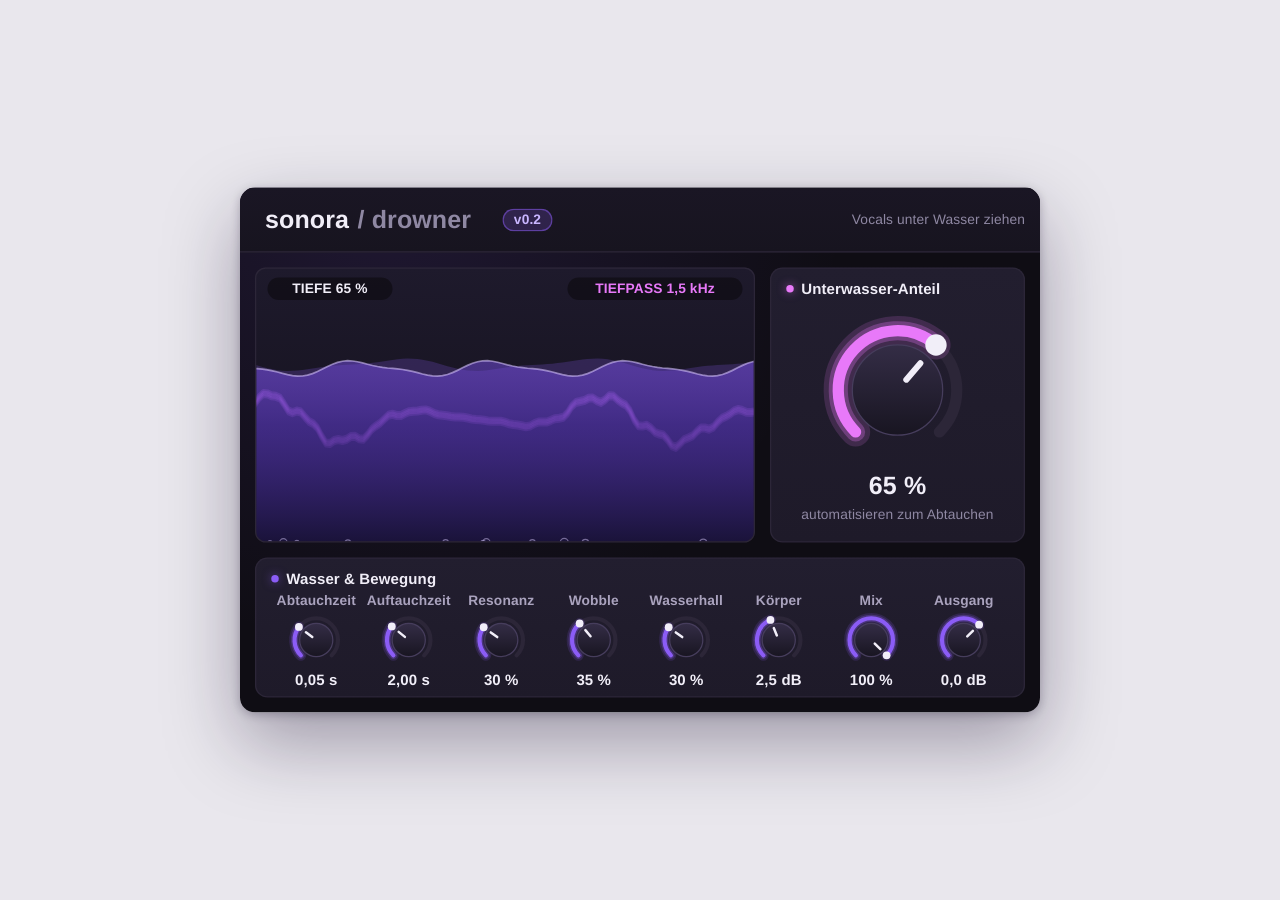
<file: plugin/resource/drowner-preview.html>
<!DOCTYPE html>
<html lang="de">
<head>
<meta charset="utf-8">
<meta name="viewport" content="width=device-width, initial-scale=1">
<title>SONORA Drowner – Vorschau</title>
<!-- GENERATED by plugin/src/ui/tools/gen_ui.py from the same layout as the .uidesc - do not edit by hand. -->
<style>
*{box-sizing:border-box}
html,body{margin:0;height:100%;overflow:hidden;background:transparent}
html.standalone,html.standalone body{background:#e9e7ed}
@media (prefers-color-scheme:dark){html.standalone,html.standalone body{background:#09080c}}
body{font-family:'Segoe UI', 'Inter', Arial, Helvetica, sans-serif;-webkit-font-smoothing:antialiased;text-rendering:geometricPrecision}
.stage{position:absolute;inset:0;display:flex;align-items:center;justify-content:center}
.plugin{position:relative;flex:none;transform-origin:center center;border-radius:12px;overflow:hidden;
  box-shadow:0 12px 28px rgba(20,10,40,.28),0 2px 6px rgba(20,10,40,.22)}
html.standalone .plugin{box-shadow:0 24px 60px rgba(20,10,40,.35),0 2px 8px rgba(20,10,40,.25)}
.abs,.t,.root,.hdr,.card,.grp,.knob,.tog,.seg,.menu,.led,.dot{position:absolute}
.t{display:flex;align-items:center;white-space:nowrap;overflow:hidden;line-height:1;letter-spacing:.1px}
.root{background:#0f0d14}
.root::before{content:"";position:absolute;inset:0;pointer-events:none;
  background:radial-gradient(circle at 18% 0,rgba(139,92,246,.135) 0,rgba(139,92,246,0) 55%)}
.hdr{background:linear-gradient(#1a1624,#17141f);box-shadow:inset 0 -1px 0 #2c2638}
.card{border-radius:10px;background:linear-gradient(#221e2f,#1e1a29);box-shadow:inset 0 0 0 1px #2c2638}
[data-dim]{opacity:.3}
.led,.dot{display:block;border-radius:50%}
.dot{left:13px;top:14px;width:6px;height:6px}
.knob svg,.abs svg{display:block;overflow:visible}
.bar{border-radius:3px;background:#120f19;box-shadow:inset 0 0 0 1px #2c2638;overflow:hidden}
.bar .lit{position:absolute;left:0;right:0;bottom:0;border-radius:2.5px;background-position:bottom!important}
.bar .seg3{position:absolute;inset:0;background:repeating-linear-gradient(to top,transparent 0 2px,rgba(15,13,20,.43) 2px 3px)}
.bar .hold{position:absolute;left:0;right:0;height:2px}
.playhead{width:8px;animation:play 4s linear infinite}
.playhead::before{content:"";position:absolute;inset:2px 0;border-radius:4px;background:rgba(241,238,248,.12)}
.playhead i{position:absolute;left:3.25px;top:0;bottom:0;width:1.5px;background:#f1eef8;box-shadow:0 0 6px rgba(241,238,248,.6)}
@keyframes play{from{transform:translateX(0)}to{transform:translateX(var(--travel))}}
.gg0,.gg1{width:78px;animation:gate .25s steps(1,end) infinite alternate}
.gg1{animation-direction:alternate-reverse}
@keyframes gate{from{width:78px}to{width:12px}}
.wave{animation:wave 6s linear infinite}
.wave.back{animation-duration:9s}
@keyframes wave{from{transform:translateX(0)}to{transform:translateX(var(--wl))}}
.bub{animation:bub 8s linear infinite}
@keyframes bub{from{transform:translateY(0);opacity:.9}to{transform:translateY(var(--rise));opacity:0}}
.voice{animation:voice 3s ease-in-out infinite alternate}
@keyframes voice{from{transform:translateX(-6px)}to{transform:translateX(6px)}}
.corr{animation:corr 2.4s ease-in-out infinite alternate}
@keyframes corr{from{transform:translateX(-5px)}to{transform:translateX(4px)}}
@keyframes grA{from{transform:scaleX(1)}to{transform:scaleX(.72)}}
@keyframes grB{from{transform:scaleX(.8)}to{transform:scaleX(1)}}
.clipled{animation:clip 1.1s ease-in-out infinite alternate}
@keyframes clip{from{opacity:1}to{opacity:.55}}
@media (prefers-reduced-motion:reduce){*{animation:none!important}}
</style>
</head>
<body>
<div class="stage"><div class="plugin" style="width:640px;height:420px"><div class="root" data-name="view" style="left:0px;top:0px;width:640px;height:420px;"><div class="hdr" data-name="header" style="left:0px;top:0px;width:640px;height:52px;"><div class="t" style="left:20px;top:12px;width:74px;height:28px;justify-content:flex-start;font-size:20px;font-weight:700;color:#f1eef8;">sonora</div><div class="t" style="left:94px;top:12px;width:110px;height:28px;justify-content:flex-start;font-size:20px;font-weight:700;color:#8f88a3;">/ drowner</div><div class="t" style="left:210px;top:17px;width:40px;height:18px;justify-content:center;font-size:11px;font-weight:700;color:#c9b6ff;background:rgba(139,92,246,.2);box-shadow:inset 0 0 0 1px rgba(139,92,246,.5);border-radius:9px;">v0.2</div><div class="t" style="left:380px;top:12px;width:248px;height:28px;justify-content:flex-end;font-size:11px;font-weight:400;color:#8f88a3;">Vocals unter Wasser ziehen</div></div><div class="abs water" style="left:12px;top:64px;width:400px;height:220px"><svg class="abs" style="left:0;top:0" width="400" height="220"><defs><linearGradient id="wv34s" x1="0" y1="0" x2="0" y2="1"><stop offset="0" stop-color="#1e1a2c"/><stop offset="1" stop-color="#120f19"/></linearGradient><linearGradient id="wv34w" x1="0" y1="0" x2="0" y2="1"><stop offset="0" stop-color="rgba(124,82,240,.47)"/><stop offset=".35" stop-color="rgba(76,48,170,.59)"/><stop offset="1" stop-color="rgba(22,16,54,.84)"/></linearGradient><clipPath id="wv34c"><rect x="1" y="1" width="398" height="218" rx="7.5"/></clipPath></defs><rect x="0" y="0" width="400" height="220" rx="8" fill="url(#wv34s)"/><g clip-path="url(#wv34c)"><polyline points="0.0,110.8 3.3,106.1 6.7,102.9 10.0,103.3 13.3,104.8 16.7,105.2 20.0,106.6 23.3,111.4 26.7,116.8 30.0,118.3 33.3,117.0 36.7,117.8 40.0,121.7 43.3,125.3 46.7,127.2 50.0,130.6 53.3,137.1 56.7,142.5 60.0,142.9 63.3,140.5 66.7,139.8 70.0,140.6 73.3,139.6 76.7,137.3 80.0,137.1 83.3,139.1 86.7,139.6 90.0,136.2 93.3,131.7 96.7,128.9 100.0,126.8 103.3,123.5 106.7,120.3 110.0,119.5 113.3,120.5 116.7,120.6 120.0,118.9 123.3,117.5 126.7,117.2 130.0,117.0 133.3,116.3 136.7,116.0 140.0,117.2 143.3,118.9 146.7,119.9 150.0,120.3 153.3,120.7 156.7,121.4 160.0,121.8 163.3,121.8 166.7,121.9 170.0,122.5 173.3,123.3 176.7,123.8 180.0,124.0 183.3,124.4 186.7,124.9 190.0,125.2 193.3,125.1 196.7,125.1 200.0,126.0 203.3,127.1 206.7,127.7 210.0,128.1 213.3,128.8 216.7,129.5 220.0,129.0 223.3,127.1 226.7,125.8 230.0,125.7 233.3,125.7 236.7,124.5 240.0,123.1 243.3,122.7 246.7,121.9 250.0,118.5 253.3,113.4 256.7,110.1 260.0,109.3 263.3,108.6 266.7,106.8 270.0,106.4 273.3,108.6 276.7,110.1 280.0,108.0 283.3,104.8 286.7,104.9 290.0,108.0 293.3,110.5 296.7,112.3 300.0,116.7 303.3,123.9 306.7,128.8 310.0,129.0 313.3,128.4 316.7,130.6 320.0,134.0 323.3,135.4 326.7,136.1 330.0,139.7 333.3,144.6 336.7,146.1 340.0,143.2 343.3,139.8 346.7,138.5 350.0,136.9 353.3,133.5 356.7,130.6 360.0,130.6 363.3,131.5 366.7,129.9 370.0,126.0 373.3,122.9 376.7,121.3 380.0,119.4 383.3,116.9 386.7,115.7 390.0,116.6 393.3,118.0 396.7,118.1 400.0,117.6" fill="none" stroke="rgba(232,121,249,0.243)" stroke-width="2.97" stroke-linejoin="round" stroke-linecap="round" class="voice"/><polyline points="0.0,109.3 3.3,104.7 6.7,101.4 10.0,101.9 13.3,103.4 16.7,103.8 20.0,105.2 23.3,110.0 26.7,115.3 30.0,116.9 33.3,115.6 36.7,116.3 40.0,120.3 43.3,123.8 46.7,125.7 50.0,129.2 53.3,135.7 56.7,141.1 60.0,141.4 63.3,139.1 66.7,138.4 70.0,139.2 73.3,138.2 76.7,135.9 80.0,135.6 83.3,137.7 86.7,138.1 90.0,134.8 93.3,130.3 96.7,127.5 100.0,125.4 103.3,122.1 106.7,118.8 110.0,118.1 113.3,119.1 116.7,119.2 120.0,117.5 123.3,116.0 126.7,115.7 130.0,115.6 133.3,114.9 136.7,114.6 140.0,115.7 143.3,117.5 146.7,118.5 150.0,118.8 153.3,119.3 156.7,119.9 160.0,120.3 163.3,120.3 166.7,120.5 170.0,121.1 173.3,121.9 176.7,122.3 180.0,122.6 183.3,122.9 186.7,123.5 190.0,123.7 193.3,123.6 196.7,123.7 200.0,124.5 203.3,125.6 206.7,126.3 210.0,126.6 213.3,127.4 216.7,128.1 220.0,127.5 223.3,125.7 226.7,124.3 230.0,124.3 233.3,124.3 236.7,123.1 240.0,121.6 243.3,121.3 246.7,120.5 250.0,117.0 253.3,111.9 256.7,108.6 260.0,107.9 263.3,107.2 266.7,105.4 270.0,105.0 273.3,107.2 276.7,108.7 280.0,106.5 283.3,103.4 286.7,103.5 290.0,106.6 293.3,109.0 296.7,110.8 300.0,115.3 303.3,122.4 306.7,127.4 310.0,127.6 313.3,127.0 316.7,129.2 320.0,132.6 323.3,133.9 326.7,134.7 330.0,138.3 333.3,143.2 336.7,144.7 340.0,141.7 343.3,138.4 346.7,137.0 350.0,135.5 353.3,132.1 356.7,129.2 360.0,129.2 363.3,130.1 366.7,128.4 370.0,124.6 373.3,121.5 376.7,119.8 380.0,118.0 383.3,115.4 386.7,114.2 390.0,115.2 393.3,116.6 396.7,116.7 400.0,116.2" fill="none" stroke="rgba(232,121,249,0.243)" stroke-width="2.97" stroke-linejoin="round" stroke-linecap="round" class="voice"/><polyline points="0.0,107.9 3.3,103.3 6.7,100.0 10.0,100.4 13.3,102.0 16.7,102.3 20.0,103.8 23.3,108.6 26.7,113.9 30.0,115.4 33.3,114.1 36.7,114.9 40.0,118.8 43.3,122.4 46.7,124.3 50.0,127.8 53.3,134.3 56.7,139.6 60.0,140.0 63.3,137.7 66.7,137.0 70.0,137.7 73.3,136.8 76.7,134.4 80.0,134.2 83.3,136.3 86.7,136.7 90.0,133.3 93.3,128.8 96.7,126.0 100.0,123.9 103.3,120.6 106.7,117.4 110.0,116.7 113.3,117.7 116.7,117.7 120.0,116.1 123.3,114.6 126.7,114.3 130.0,114.2 133.3,113.5 136.7,113.2 140.0,114.3 143.3,116.0 146.7,117.1 150.0,117.4 153.3,117.8 156.7,118.5 160.0,118.9 163.3,118.9 166.7,119.1 170.0,119.7 173.3,120.4 176.7,120.9 180.0,121.1 183.3,121.5 186.7,122.0 190.0,122.3 193.3,122.2 196.7,122.3 200.0,123.1 203.3,124.2 206.7,124.9 210.0,125.2 213.3,125.9 216.7,126.6 220.0,126.1 223.3,124.3 226.7,122.9 230.0,122.9 233.3,122.9 236.7,121.7 240.0,120.2 243.3,119.8 246.7,119.1 250.0,115.6 253.3,110.5 256.7,107.2 260.0,106.5 263.3,105.8 266.7,104.0 270.0,103.6 273.3,105.8 276.7,107.2 280.0,105.1 283.3,101.9 286.7,102.1 290.0,105.2 293.3,107.6 296.7,109.4 300.0,113.9 303.3,121.0 306.7,125.9 310.0,126.2 313.3,125.5 316.7,127.8 320.0,131.2 323.3,132.5 326.7,133.3 330.0,136.8 333.3,141.8 336.7,143.2 340.0,140.3 343.3,137.0 346.7,135.6 350.0,134.1 353.3,130.7 356.7,127.8 360.0,127.8 363.3,128.7 366.7,127.0 370.0,123.1 373.3,120.0 376.7,118.4 380.0,116.5 383.3,114.0 386.7,112.8 390.0,113.8 393.3,115.2 396.7,115.3 400.0,114.7" fill="none" stroke="rgba(232,121,249,0.243)" stroke-width="2.97" stroke-linejoin="round" stroke-linecap="round" class="voice"/><polyline points="0.0,106.5 3.3,101.8 6.7,98.6 10.0,99.0 13.3,100.5 16.7,100.9 20.0,102.3 23.3,107.1 26.7,112.5 30.0,114.0 33.3,112.7 36.7,113.5 40.0,117.4 43.3,121.0 46.7,122.9 50.0,126.4 53.3,132.8 56.7,138.2 60.0,138.6 63.3,136.2 66.7,135.5 70.0,136.3 73.3,135.3 76.7,133.0 80.0,132.8 83.3,134.9 86.7,135.3 90.0,131.9 93.3,127.4 96.7,124.6 100.0,122.5 103.3,119.2 106.7,116.0 110.0,115.2 113.3,116.3 116.7,116.3 120.0,114.6 123.3,113.2 126.7,112.9 130.0,112.7 133.3,112.0 136.7,111.8 140.0,112.9 143.3,114.6 146.7,115.6 150.0,116.0 153.3,116.4 156.7,117.1 160.0,117.5 163.3,117.5 166.7,117.6 170.0,118.2 173.3,119.0 176.7,119.5 180.0,119.7 183.3,120.1 186.7,120.6 190.0,120.9 193.3,120.8 196.7,120.9 200.0,121.7 203.3,122.8 206.7,123.4 210.0,123.8 213.3,124.5 216.7,125.2 220.0,124.7 223.3,122.8 226.7,121.5 230.0,121.4 233.3,121.5 236.7,120.2 240.0,118.8 243.3,118.4 246.7,117.6 250.0,114.2 253.3,109.1 256.7,105.8 260.0,105.1 263.3,104.3 266.7,102.5 270.0,102.2 273.3,104.3 276.7,105.8 280.0,103.7 283.3,100.5 286.7,100.7 290.0,103.7 293.3,106.2 296.7,108.0 300.0,112.5 303.3,119.6 306.7,124.5 310.0,124.8 313.3,124.1 316.7,126.3 320.0,129.7 323.3,131.1 326.7,131.8 330.0,135.4 333.3,140.3 336.7,141.8 340.0,138.9 343.3,135.5 346.7,134.2 350.0,132.6 353.3,129.2 356.7,126.3 360.0,126.3 363.3,127.2 366.7,125.6 370.0,121.7 373.3,118.6 376.7,117.0 380.0,115.1 383.3,112.6 386.7,111.4 390.0,112.3 393.3,113.7 396.7,113.9 400.0,113.3" fill="none" stroke="rgba(232,121,249,0.243)" stroke-width="2.97" stroke-linejoin="round" stroke-linecap="round" class="voice"/><g class="wave back" style="--wl:150px"><path d="M-150,220 L-150.0,77.7 L-146.0,78.9 L-142.0,80.0 L-138.0,81.0 L-134.0,81.8 L-130.0,82.3 L-126.0,82.6 L-122.0,82.7 L-118.0,82.5 L-114.0,82.1 L-110.0,81.6 L-106.0,81.0 L-102.0,80.4 L-98.0,79.8 L-94.0,79.3 L-90.0,78.8 L-86.0,78.4 L-82.0,78.1 L-78.0,77.9 L-74.0,77.7 L-70.0,77.5 L-66.0,77.2 L-62.0,76.9 L-58.0,76.4 L-54.0,75.9 L-50.0,75.4 L-46.0,74.8 L-42.0,74.2 L-38.0,73.6 L-34.0,73.2 L-30.0,72.9 L-26.0,72.8 L-22.0,73.0 L-18.0,73.4 L-14.0,74.1 L-10.0,74.9 L-6.0,76.0 L-2.0,77.1 L2.0,78.3 L6.0,79.5 L10.0,80.5 L14.0,81.4 L18.0,82.1 L22.0,82.5 L26.0,82.7 L30.0,82.6 L34.0,82.3 L38.0,81.9 L42.0,81.3 L46.0,80.7 L50.0,80.1 L54.0,79.5 L58.0,79.0 L62.0,78.6 L66.0,78.3 L70.0,78.0 L74.0,77.8 L78.0,77.6 L82.0,77.3 L86.0,77.0 L90.0,76.7 L94.0,76.2 L98.0,75.7 L102.0,75.1 L106.0,74.5 L110.0,73.9 L114.0,73.4 L118.0,73.0 L122.0,72.8 L126.0,72.9 L130.0,73.2 L134.0,73.7 L138.0,74.5 L142.0,75.4 L146.0,76.6 L150.0,77.7 L154.0,78.9 L158.0,80.0 L162.0,81.0 L166.0,81.8 L170.0,82.3 L174.0,82.6 L178.0,82.7 L182.0,82.5 L186.0,82.1 L190.0,81.6 L194.0,81.0 L198.0,80.4 L202.0,79.8 L206.0,79.3 L210.0,78.8 L214.0,78.4 L218.0,78.1 L222.0,77.9 L226.0,77.7 L230.0,77.5 L234.0,77.2 L238.0,76.9 L242.0,76.4 L246.0,75.9 L250.0,75.4 L254.0,74.8 L258.0,74.2 L262.0,73.6 L266.0,73.2 L270.0,72.9 L274.0,72.8 L278.0,73.0 L282.0,73.4 L286.0,74.1 L290.0,74.9 L294.0,76.0 L298.0,77.1 L302.0,78.3 L306.0,79.5 L310.0,80.5 L314.0,81.4 L318.0,82.1 L322.0,82.5 L326.0,82.7 L330.0,82.6 L334.0,82.3 L338.0,81.9 L342.0,81.3 L346.0,80.7 L350.0,80.1 L354.0,79.5 L358.0,79.0 L362.0,78.6 L366.0,78.3 L370.0,78.0 L374.0,77.8 L378.0,77.6 L382.0,77.3 L386.0,77.0 L390.0,76.7 L394.0,76.2 L398.0,75.7 L402.0,75.1 L406.0,74.5 L410.0,73.9 L414.0,73.4 L418.0,73.0 L422.0,72.8 L426.0,72.9 L430.0,73.2 L434.0,73.7 L438.0,74.5 L442.0,75.4 L446.0,76.6 L450.0,77.7 L454.0,78.9 L458.0,80.0 L462.0,81.0 L466.0,81.8 L470.0,82.3 L474.0,82.6 L478.0,82.7 L482.0,82.5 L486.0,82.1 L490.0,81.6 L494.0,81.0 L498.0,80.4 L502.0,79.8 L506.0,79.3 L510.0,78.8 L514.0,78.4 L518.0,78.1 L522.0,77.9 L526.0,77.7 L530.0,77.5 L534.0,77.2 L538.0,76.9 L542.0,76.4 L546.0,75.9 L550.0,75.4 L550,220 Z" fill="rgba(139,92,246,0.216)"/></g><g class="wave front" style="--wl:-110px"><path d="M-110,220 L-110.0,80.7 L-106.0,81.1 L-102.0,81.6 L-98.0,82.3 L-94.0,83.1 L-90.0,84.1 L-86.0,85.2 L-82.0,86.1 L-78.0,86.7 L-74.0,86.9 L-70.0,86.5 L-66.0,85.6 L-62.0,84.1 L-58.0,82.3 L-54.0,80.2 L-50.0,78.3 L-46.0,76.6 L-42.0,75.4 L-38.0,74.7 L-34.0,74.6 L-30.0,75.0 L-26.0,75.8 L-22.0,76.8 L-18.0,77.9 L-14.0,78.8 L-10.0,79.6 L-6.0,80.1 L-2.0,80.6 L2.0,80.9 L6.0,81.3 L10.0,81.9 L14.0,82.7 L18.0,83.6 L22.0,84.7 L26.0,85.7 L30.0,86.5 L34.0,86.9 L38.0,86.8 L42.0,86.1 L46.0,84.9 L50.0,83.2 L54.0,81.2 L58.0,79.2 L62.0,77.4 L66.0,75.9 L70.0,75.0 L74.0,74.6 L78.0,74.8 L82.0,75.4 L86.0,76.3 L90.0,77.4 L94.0,78.4 L98.0,79.2 L102.0,79.9 L106.0,80.4 L110.0,80.7 L114.0,81.1 L118.0,81.6 L122.0,82.3 L126.0,83.1 L130.0,84.1 L134.0,85.2 L138.0,86.1 L142.0,86.7 L146.0,86.9 L150.0,86.5 L154.0,85.6 L158.0,84.1 L162.0,82.3 L166.0,80.2 L170.0,78.3 L174.0,76.6 L178.0,75.4 L182.0,74.7 L186.0,74.6 L190.0,75.0 L194.0,75.8 L198.0,76.8 L202.0,77.9 L206.0,78.8 L210.0,79.6 L214.0,80.1 L218.0,80.6 L222.0,80.9 L226.0,81.3 L230.0,81.9 L234.0,82.7 L238.0,83.6 L242.0,84.7 L246.0,85.7 L250.0,86.5 L254.0,86.9 L258.0,86.8 L262.0,86.1 L266.0,84.9 L270.0,83.2 L274.0,81.2 L278.0,79.2 L282.0,77.4 L286.0,75.9 L290.0,75.0 L294.0,74.6 L298.0,74.8 L302.0,75.4 L306.0,76.3 L310.0,77.4 L314.0,78.4 L318.0,79.2 L322.0,79.9 L326.0,80.4 L330.0,80.7 L334.0,81.1 L338.0,81.6 L342.0,82.3 L346.0,83.1 L350.0,84.1 L354.0,85.2 L358.0,86.1 L362.0,86.7 L366.0,86.9 L370.0,86.5 L374.0,85.6 L378.0,84.1 L382.0,82.3 L386.0,80.2 L390.0,78.3 L394.0,76.6 L398.0,75.4 L402.0,74.7 L406.0,74.6 L410.0,75.0 L414.0,75.8 L418.0,76.8 L422.0,77.9 L426.0,78.8 L430.0,79.6 L434.0,80.1 L438.0,80.6 L442.0,80.9 L446.0,81.3 L450.0,81.9 L454.0,82.7 L458.0,83.6 L462.0,84.7 L466.0,85.7 L470.0,86.5 L474.0,86.9 L478.0,86.8 L482.0,86.1 L486.0,84.9 L490.0,83.2 L494.0,81.2 L498.0,79.2 L502.0,77.4 L506.0,75.9 L510.0,75.0 L510,220 Z" fill="url(#wv34w)"/><polyline points="-110.0,80.7 -106.0,81.1 -102.0,81.6 -98.0,82.3 -94.0,83.1 -90.0,84.1 -86.0,85.2 -82.0,86.1 -78.0,86.7 -74.0,86.9 -70.0,86.5 -66.0,85.6 -62.0,84.1 -58.0,82.3 -54.0,80.2 -50.0,78.3 -46.0,76.6 -42.0,75.4 -38.0,74.7 -34.0,74.6 -30.0,75.0 -26.0,75.8 -22.0,76.8 -18.0,77.9 -14.0,78.8 -10.0,79.6 -6.0,80.1 -2.0,80.6 2.0,80.9 6.0,81.3 10.0,81.9 14.0,82.7 18.0,83.6 22.0,84.7 26.0,85.7 30.0,86.5 34.0,86.9 38.0,86.8 42.0,86.1 46.0,84.9 50.0,83.2 54.0,81.2 58.0,79.2 62.0,77.4 66.0,75.9 70.0,75.0 74.0,74.6 78.0,74.8 82.0,75.4 86.0,76.3 90.0,77.4 94.0,78.4 98.0,79.2 102.0,79.9 106.0,80.4 110.0,80.7 114.0,81.1 118.0,81.6 122.0,82.3 126.0,83.1 130.0,84.1 134.0,85.2 138.0,86.1 142.0,86.7 146.0,86.9 150.0,86.5 154.0,85.6 158.0,84.1 162.0,82.3 166.0,80.2 170.0,78.3 174.0,76.6 178.0,75.4 182.0,74.7 186.0,74.6 190.0,75.0 194.0,75.8 198.0,76.8 202.0,77.9 206.0,78.8 210.0,79.6 214.0,80.1 218.0,80.6 222.0,80.9 226.0,81.3 230.0,81.9 234.0,82.7 238.0,83.6 242.0,84.7 246.0,85.7 250.0,86.5 254.0,86.9 258.0,86.8 262.0,86.1 266.0,84.9 270.0,83.2 274.0,81.2 278.0,79.2 282.0,77.4 286.0,75.9 290.0,75.0 294.0,74.6 298.0,74.8 302.0,75.4 306.0,76.3 310.0,77.4 314.0,78.4 318.0,79.2 322.0,79.9 326.0,80.4 330.0,80.7 334.0,81.1 338.0,81.6 342.0,82.3 346.0,83.1 350.0,84.1 354.0,85.2 358.0,86.1 362.0,86.7 366.0,86.9 370.0,86.5 374.0,85.6 378.0,84.1 382.0,82.3 386.0,80.2 390.0,78.3 394.0,76.6 398.0,75.4 402.0,74.7 406.0,74.6 410.0,75.0 414.0,75.8 418.0,76.8 422.0,77.9 426.0,78.8 430.0,79.6 434.0,80.1 438.0,80.6 442.0,80.9 446.0,81.3 450.0,81.9 454.0,82.7 458.0,83.6 462.0,84.7 466.0,85.7 470.0,86.5 474.0,86.9 478.0,86.8 482.0,86.1 486.0,84.9 490.0,83.2 494.0,81.2 498.0,79.2 502.0,77.4 506.0,75.9 510.0,75.0" fill="none" stroke="rgba(214,196,255,.59)" stroke-width="1.4"/></g><circle class="bub" cx="12.0" cy="220.0" r="1.50" fill="none" stroke="rgba(220,205,255,.47)" style="--rise:-139.3px;animation-duration:13.93s;animation-delay:-0.00s"/><circle class="bub" cx="358.6" cy="220.0" r="2.80" fill="none" stroke="rgba(220,205,255,.47)" style="--rise:-139.3px;animation-duration:11.75s;animation-delay:-3.12s"/><circle class="bub" cx="33.5" cy="220.0" r="1.70" fill="none" stroke="rgba(220,205,255,.47)" style="--rise:-139.3px;animation-duration:6.16s;animation-delay:-3.28s"/><circle class="bub" cx="221.9" cy="220.0" r="2.24" fill="none" stroke="rgba(220,205,255,.47)" style="--rise:-139.3px;animation-duration:5.81s;animation-delay:-4.63s"/><circle class="bub" cx="152.5" cy="220.0" r="2.21" fill="none" stroke="rgba(220,205,255,.47)" style="--rise:-139.3px;animation-duration:10.37s;animation-delay:-0.65s"/><circle class="bub" cx="182.5" cy="220.0" r="1.78" fill="none" stroke="rgba(220,205,255,.47)" style="--rise:-139.3px;animation-duration:7.32s;animation-delay:-2.40s"/><circle class="bub" cx="247.4" cy="220.0" r="3.24" fill="none" stroke="rgba(220,205,255,.47)" style="--rise:-139.3px;animation-duration:8.62s;animation-delay:-5.12s"/><circle class="bub" cx="74.3" cy="220.0" r="2.19" fill="none" stroke="rgba(220,205,255,.47)" style="--rise:-139.3px;animation-duration:11.25s;animation-delay:-9.67s"/><circle class="bub" cx="264.3" cy="220.0" r="2.53" fill="none" stroke="rgba(220,205,255,.47)" style="--rise:-139.3px;animation-duration:6.88s;animation-delay:-0.86s"/><circle class="bub" cx="185.1" cy="220.0" r="3.01" fill="none" stroke="rgba(220,205,255,.47)" style="--rise:-139.3px;animation-duration:8.80s;animation-delay:-3.44s"/><circle class="bub" cx="22.7" cy="220.0" r="3.01" fill="none" stroke="rgba(220,205,255,.47)" style="--rise:-139.3px;animation-duration:5.89s;animation-delay:-3.87s"/></g><rect x=".5" y=".5" width="399" height="219" rx="8" fill="none" stroke="#2c2638"/></svg><div class="t" style="left:10px;top:8px;width:100px;height:18px;justify-content:center;font-size:11px;font-weight:700;color:#f1eef8;background:rgba(15,13,20,0.745);border-radius:9px;">TIEFE 65 %</div><div class="t" style="left:250px;top:8px;width:140px;height:18px;justify-content:center;font-size:11px;font-weight:700;color:#e879f9;background:rgba(15,13,20,0.745);border-radius:9px;">TIEFPASS 1,5 kHz</div></div><div class="card" data-name="section-depth" style="left:424px;top:64px;width:204px;height:220px;"><i class="dot" style="background:#e879f9;box-shadow:0 0 8px rgba(232,121,249,0.549)"></i><div class="t" style="left:25px;top:9px;width:169px;height:16px;justify-content:flex-start;font-size:12px;font-weight:700;color:#f1eef8;">Unterwasser-Anteil</div><div class="abs knob" title="Drowner::Depth" style="left:42px;top:38px;width:120px;height:120px;"><svg width="120" height="120" viewBox="0 0 120 120"><defs><linearGradient id="kg35" x1="0" y1="0" x2="0" y2="1"><stop offset="0" stop-color="#342d46"/><stop offset="1" stop-color="#181521"/></linearGradient></defs><path d="M26.48,93.52 A47.40,47.40 0 1 1 93.52,93.52" fill="none" stroke="#2c2638" stroke-width="9.00" stroke-linecap="round"/><path d="M26.48,93.52 A47.40,47.40 0 0 1 90.78,23.96" fill="none" stroke="rgba(232,121,249,0.157)" stroke-width="23.40" stroke-linecap="round"/><path d="M26.48,93.52 A47.40,47.40 0 0 1 90.78,23.96" fill="none" stroke="rgba(232,121,249,0.275)" stroke-width="15.30" stroke-linecap="round"/><path d="M26.48,93.52 A47.40,47.40 0 0 1 90.78,23.96" fill="none" stroke="rgba(232,121,249,1.000)" stroke-width="9.00" stroke-linecap="round"/><circle cx="60.0" cy="60.0" r="36.15" fill="url(#kg35)" stroke="#463d5c" stroke-width="1"/><line x1="67.04" y1="51.75" x2="78.31" y2="38.56" stroke="#f1eef8" stroke-width="4.80" stroke-linecap="round"/><circle cx="90.78" cy="23.96" r="8.55" fill="#f1eef8"/></svg></div><div class="t" style="left:0px;top:162px;width:204px;height:26px;justify-content:center;font-size:20px;font-weight:700;color:#f1eef8;font-variant-numeric:tabular-nums;">65 %</div><div class="t" style="left:0px;top:190px;width:204px;height:16px;justify-content:center;font-size:11px;font-weight:400;color:#8f88a3;">automatisieren zum Abtauchen</div></div><div class="card" data-name="section-sound" style="left:12px;top:296px;width:616px;height:112px;"><i class="dot" style="background:#8b5cf6;box-shadow:0 0 8px rgba(139,92,246,0.549)"></i><div class="t" style="left:25px;top:9px;width:581px;height:16px;justify-content:flex-start;font-size:12px;font-weight:700;color:#f1eef8;">Wasser &amp; Bewegung</div><div class="grp" data-name="grp-dive" style="left:12px;top:28px;width:74px;height:78px;"><div class="t" style="left:0px;top:0px;width:74px;height:14px;justify-content:center;font-size:11px;font-weight:700;color:#aaa3be;">Abtauchzeit</div><div class="abs knob" title="Drowner::Dive" style="left:15.0px;top:16px;width:44px;height:44px;"><svg width="44" height="44" viewBox="0 0 44 44"><defs><linearGradient id="kg36" x1="0" y1="0" x2="0" y2="1"><stop offset="0" stop-color="#342d46"/><stop offset="1" stop-color="#181521"/></linearGradient></defs><path d="M9.71,34.29 A17.38,17.38 0 1 1 34.29,34.29" fill="none" stroke="#2c2638" stroke-width="3.30" stroke-linecap="round"/><path d="M9.71,34.29 A17.38,17.38 0 0 1 8.12,11.54" fill="none" stroke="rgba(139,92,246,0.157)" stroke-width="8.58" stroke-linecap="round"/><path d="M9.71,34.29 A17.38,17.38 0 0 1 8.12,11.54" fill="none" stroke="rgba(139,92,246,0.275)" stroke-width="5.61" stroke-linecap="round"/><path d="M9.71,34.29 A17.38,17.38 0 0 1 8.12,11.54" fill="none" stroke="rgba(139,92,246,1.000)" stroke-width="3.30" stroke-linecap="round"/><circle cx="22.0" cy="22.0" r="13.26" fill="url(#kg36)" stroke="#463d5c" stroke-width="1"/><line x1="18.82" y1="19.61" x2="13.74" y2="15.78" stroke="#f1eef8" stroke-width="2.00" stroke-linecap="round"/><circle cx="8.12" cy="11.54" r="3.13" fill="#f1eef8"/></svg></div><div class="t" style="left:0px;top:62px;width:74px;height:16px;justify-content:center;font-size:12px;font-weight:700;color:#f1eef8;font-variant-numeric:tabular-nums;">0,05 s</div></div><div class="grp" data-name="grp-rise" style="left:86px;top:28px;width:74px;height:78px;"><div class="t" style="left:0px;top:0px;width:74px;height:14px;justify-content:center;font-size:11px;font-weight:700;color:#aaa3be;">Auftauchzeit</div><div class="abs knob" title="Drowner::Rise" style="left:15.0px;top:16px;width:44px;height:44px;"><svg width="44" height="44" viewBox="0 0 44 44"><defs><linearGradient id="kg37" x1="0" y1="0" x2="0" y2="1"><stop offset="0" stop-color="#342d46"/><stop offset="1" stop-color="#181521"/></linearGradient></defs><path d="M9.71,34.29 A17.38,17.38 0 1 1 34.29,34.29" fill="none" stroke="#2c2638" stroke-width="3.30" stroke-linecap="round"/><path d="M9.71,34.29 A17.38,17.38 0 0 1 8.45,11.11" fill="none" stroke="rgba(139,92,246,0.157)" stroke-width="8.58" stroke-linecap="round"/><path d="M9.71,34.29 A17.38,17.38 0 0 1 8.45,11.11" fill="none" stroke="rgba(139,92,246,0.275)" stroke-width="5.61" stroke-linecap="round"/><path d="M9.71,34.29 A17.38,17.38 0 0 1 8.45,11.11" fill="none" stroke="rgba(139,92,246,1.000)" stroke-width="3.30" stroke-linecap="round"/><circle cx="22.0" cy="22.0" r="13.26" fill="url(#kg37)" stroke="#463d5c" stroke-width="1"/><line x1="18.90" y1="19.51" x2="13.94" y2="15.52" stroke="#f1eef8" stroke-width="2.00" stroke-linecap="round"/><circle cx="8.45" cy="11.11" r="3.13" fill="#f1eef8"/></svg></div><div class="t" style="left:0px;top:62px;width:74px;height:16px;justify-content:center;font-size:12px;font-weight:700;color:#f1eef8;font-variant-numeric:tabular-nums;">2,00 s</div></div><div class="grp" data-name="grp-resonance" style="left:160px;top:28px;width:74px;height:78px;"><div class="t" style="left:0px;top:0px;width:74px;height:14px;justify-content:center;font-size:11px;font-weight:700;color:#aaa3be;">Resonanz</div><div class="abs knob" title="Drowner::Resonance" style="left:15.0px;top:16px;width:44px;height:44px;"><svg width="44" height="44" viewBox="0 0 44 44"><defs><linearGradient id="kg38" x1="0" y1="0" x2="0" y2="1"><stop offset="0" stop-color="#342d46"/><stop offset="1" stop-color="#181521"/></linearGradient></defs><path d="M9.71,34.29 A17.38,17.38 0 1 1 34.29,34.29" fill="none" stroke="#2c2638" stroke-width="3.30" stroke-linecap="round"/><path d="M9.71,34.29 A17.38,17.38 0 0 1 7.94,11.78" fill="none" stroke="rgba(139,92,246,0.157)" stroke-width="8.58" stroke-linecap="round"/><path d="M9.71,34.29 A17.38,17.38 0 0 1 7.94,11.78" fill="none" stroke="rgba(139,92,246,0.275)" stroke-width="5.61" stroke-linecap="round"/><path d="M9.71,34.29 A17.38,17.38 0 0 1 7.94,11.78" fill="none" stroke="rgba(139,92,246,1.000)" stroke-width="3.30" stroke-linecap="round"/><circle cx="22.0" cy="22.0" r="13.26" fill="url(#kg38)" stroke="#463d5c" stroke-width="1"/><line x1="18.78" y1="19.66" x2="13.64" y2="15.92" stroke="#f1eef8" stroke-width="2.00" stroke-linecap="round"/><circle cx="7.94" cy="11.78" r="3.13" fill="#f1eef8"/></svg></div><div class="t" style="left:0px;top:62px;width:74px;height:16px;justify-content:center;font-size:12px;font-weight:700;color:#f1eef8;font-variant-numeric:tabular-nums;">30 %</div></div><div class="grp" data-name="grp-wobble" style="left:234px;top:28px;width:74px;height:78px;"><div class="t" style="left:0px;top:0px;width:74px;height:14px;justify-content:center;font-size:11px;font-weight:700;color:#aaa3be;">Wobble</div><div class="abs knob" title="Drowner::Wobble" style="left:15.0px;top:16px;width:44px;height:44px;"><svg width="44" height="44" viewBox="0 0 44 44"><defs><linearGradient id="kg39" x1="0" y1="0" x2="0" y2="1"><stop offset="0" stop-color="#342d46"/><stop offset="1" stop-color="#181521"/></linearGradient></defs><path d="M9.71,34.29 A17.38,17.38 0 1 1 34.29,34.29" fill="none" stroke="#2c2638" stroke-width="3.30" stroke-linecap="round"/><path d="M9.71,34.29 A17.38,17.38 0 0 1 10.71,8.78" fill="none" stroke="rgba(139,92,246,0.157)" stroke-width="8.58" stroke-linecap="round"/><path d="M9.71,34.29 A17.38,17.38 0 0 1 10.71,8.78" fill="none" stroke="rgba(139,92,246,0.275)" stroke-width="5.61" stroke-linecap="round"/><path d="M9.71,34.29 A17.38,17.38 0 0 1 10.71,8.78" fill="none" stroke="rgba(139,92,246,1.000)" stroke-width="3.30" stroke-linecap="round"/><circle cx="22.0" cy="22.0" r="13.26" fill="url(#kg39)" stroke="#463d5c" stroke-width="1"/><line x1="19.42" y1="18.98" x2="15.29" y2="14.14" stroke="#f1eef8" stroke-width="2.00" stroke-linecap="round"/><circle cx="10.71" cy="8.78" r="3.13" fill="#f1eef8"/></svg></div><div class="t" style="left:0px;top:62px;width:74px;height:16px;justify-content:center;font-size:12px;font-weight:700;color:#f1eef8;font-variant-numeric:tabular-nums;">35 %</div></div><div class="grp" data-name="grp-reverb" style="left:308px;top:28px;width:74px;height:78px;"><div class="t" style="left:0px;top:0px;width:74px;height:14px;justify-content:center;font-size:11px;font-weight:700;color:#aaa3be;">Wasserhall</div><div class="abs knob" title="Drowner::Reverb" style="left:15.0px;top:16px;width:44px;height:44px;"><svg width="44" height="44" viewBox="0 0 44 44"><defs><linearGradient id="kg40" x1="0" y1="0" x2="0" y2="1"><stop offset="0" stop-color="#342d46"/><stop offset="1" stop-color="#181521"/></linearGradient></defs><path d="M9.71,34.29 A17.38,17.38 0 1 1 34.29,34.29" fill="none" stroke="#2c2638" stroke-width="3.30" stroke-linecap="round"/><path d="M9.71,34.29 A17.38,17.38 0 0 1 7.94,11.78" fill="none" stroke="rgba(139,92,246,0.157)" stroke-width="8.58" stroke-linecap="round"/><path d="M9.71,34.29 A17.38,17.38 0 0 1 7.94,11.78" fill="none" stroke="rgba(139,92,246,0.275)" stroke-width="5.61" stroke-linecap="round"/><path d="M9.71,34.29 A17.38,17.38 0 0 1 7.94,11.78" fill="none" stroke="rgba(139,92,246,1.000)" stroke-width="3.30" stroke-linecap="round"/><circle cx="22.0" cy="22.0" r="13.26" fill="url(#kg40)" stroke="#463d5c" stroke-width="1"/><line x1="18.78" y1="19.66" x2="13.64" y2="15.92" stroke="#f1eef8" stroke-width="2.00" stroke-linecap="round"/><circle cx="7.94" cy="11.78" r="3.13" fill="#f1eef8"/></svg></div><div class="t" style="left:0px;top:62px;width:74px;height:16px;justify-content:center;font-size:12px;font-weight:700;color:#f1eef8;font-variant-numeric:tabular-nums;">30 %</div></div><div class="grp" data-name="grp-body" style="left:382px;top:28px;width:74px;height:78px;"><div class="t" style="left:0px;top:0px;width:74px;height:14px;justify-content:center;font-size:11px;font-weight:700;color:#aaa3be;">Körper</div><div class="abs knob" title="Drowner::Body" style="left:15.0px;top:16px;width:44px;height:44px;"><svg width="44" height="44" viewBox="0 0 44 44"><defs><linearGradient id="kg41" x1="0" y1="0" x2="0" y2="1"><stop offset="0" stop-color="#342d46"/><stop offset="1" stop-color="#181521"/></linearGradient></defs><path d="M9.71,34.29 A17.38,17.38 0 1 1 34.29,34.29" fill="none" stroke="#2c2638" stroke-width="3.30" stroke-linecap="round"/><path d="M9.71,34.29 A17.38,17.38 0 0 1 15.35,5.94" fill="none" stroke="rgba(139,92,246,0.157)" stroke-width="8.58" stroke-linecap="round"/><path d="M9.71,34.29 A17.38,17.38 0 0 1 15.35,5.94" fill="none" stroke="rgba(139,92,246,0.275)" stroke-width="5.61" stroke-linecap="round"/><path d="M9.71,34.29 A17.38,17.38 0 0 1 15.35,5.94" fill="none" stroke="rgba(139,92,246,1.000)" stroke-width="3.30" stroke-linecap="round"/><circle cx="22.0" cy="22.0" r="13.26" fill="url(#kg41)" stroke="#463d5c" stroke-width="1"/><line x1="20.48" y1="18.33" x2="18.04" y2="12.45" stroke="#f1eef8" stroke-width="2.00" stroke-linecap="round"/><circle cx="15.35" cy="5.94" r="3.13" fill="#f1eef8"/></svg></div><div class="t" style="left:0px;top:62px;width:74px;height:16px;justify-content:center;font-size:12px;font-weight:700;color:#f1eef8;font-variant-numeric:tabular-nums;">2,5 dB</div></div><div class="grp" data-name="grp-mix" style="left:456px;top:28px;width:74px;height:78px;"><div class="t" style="left:0px;top:0px;width:74px;height:14px;justify-content:center;font-size:11px;font-weight:700;color:#aaa3be;">Mix</div><div class="abs knob" title="Drowner::Mix" style="left:15.0px;top:16px;width:44px;height:44px;"><svg width="44" height="44" viewBox="0 0 44 44"><defs><linearGradient id="kg42" x1="0" y1="0" x2="0" y2="1"><stop offset="0" stop-color="#342d46"/><stop offset="1" stop-color="#181521"/></linearGradient></defs><path d="M9.71,34.29 A17.38,17.38 0 1 1 34.29,34.29" fill="none" stroke="#2c2638" stroke-width="3.30" stroke-linecap="round"/><path d="M9.71,34.29 A17.38,17.38 0 1 1 34.29,34.29" fill="none" stroke="rgba(139,92,246,0.157)" stroke-width="8.58" stroke-linecap="round"/><path d="M9.71,34.29 A17.38,17.38 0 1 1 34.29,34.29" fill="none" stroke="rgba(139,92,246,0.275)" stroke-width="5.61" stroke-linecap="round"/><path d="M9.71,34.29 A17.38,17.38 0 1 1 34.29,34.29" fill="none" stroke="rgba(139,92,246,1.000)" stroke-width="3.30" stroke-linecap="round"/><circle cx="22.0" cy="22.0" r="13.26" fill="url(#kg42)" stroke="#463d5c" stroke-width="1"/><line x1="24.81" y1="24.81" x2="29.31" y2="29.31" stroke="#f1eef8" stroke-width="2.00" stroke-linecap="round"/><circle cx="34.29" cy="34.29" r="3.13" fill="#f1eef8"/></svg></div><div class="t" style="left:0px;top:62px;width:74px;height:16px;justify-content:center;font-size:12px;font-weight:700;color:#f1eef8;font-variant-numeric:tabular-nums;">100 %</div></div><div class="grp" data-name="grp-output" style="left:530px;top:28px;width:74px;height:78px;"><div class="t" style="left:0px;top:0px;width:74px;height:14px;justify-content:center;font-size:11px;font-weight:700;color:#aaa3be;">Ausgang</div><div class="abs knob" title="Drowner::Output" style="left:15.0px;top:16px;width:44px;height:44px;"><svg width="44" height="44" viewBox="0 0 44 44"><defs><linearGradient id="kg43" x1="0" y1="0" x2="0" y2="1"><stop offset="0" stop-color="#342d46"/><stop offset="1" stop-color="#181521"/></linearGradient></defs><path d="M9.71,34.29 A17.38,17.38 0 1 1 34.29,34.29" fill="none" stroke="#2c2638" stroke-width="3.30" stroke-linecap="round"/><path d="M9.71,34.29 A17.38,17.38 0 0 1 34.29,9.71" fill="none" stroke="rgba(139,92,246,0.157)" stroke-width="8.58" stroke-linecap="round"/><path d="M9.71,34.29 A17.38,17.38 0 0 1 34.29,9.71" fill="none" stroke="rgba(139,92,246,0.275)" stroke-width="5.61" stroke-linecap="round"/><path d="M9.71,34.29 A17.38,17.38 0 0 1 34.29,9.71" fill="none" stroke="rgba(139,92,246,1.000)" stroke-width="3.30" stroke-linecap="round"/><circle cx="22.0" cy="22.0" r="13.26" fill="url(#kg43)" stroke="#463d5c" stroke-width="1"/><line x1="24.81" y1="19.19" x2="29.31" y2="14.69" stroke="#f1eef8" stroke-width="2.00" stroke-linecap="round"/><circle cx="34.29" cy="9.71" r="3.13" fill="#f1eef8"/></svg></div><div class="t" style="left:0px;top:62px;width:74px;height:16px;justify-content:center;font-size:12px;font-weight:700;color:#f1eef8;font-variant-numeric:tabular-nums;">0,0 dB</div></div></div></div></div></div>
<script>
(function(){
  if (window.self === window.top) document.documentElement.classList.add('standalone');
  var p = document.querySelector('.plugin'), W = 640, H = 420;
  function fit(){
    var pad = window.self === window.top ? Math.max(8, Math.min(24, Math.min(innerWidth, innerHeight) * 0.03)) : 32;
    var s = Math.min((innerWidth - 2 * pad) / W, (innerHeight - 2 * pad) / H, 1.25);
    p.style.transform = 'scale(' + Math.max(0.2, s) + ')';
  }
  addEventListener('resize', fit); fit();
})();
</script>
</body>
</html>
</file>
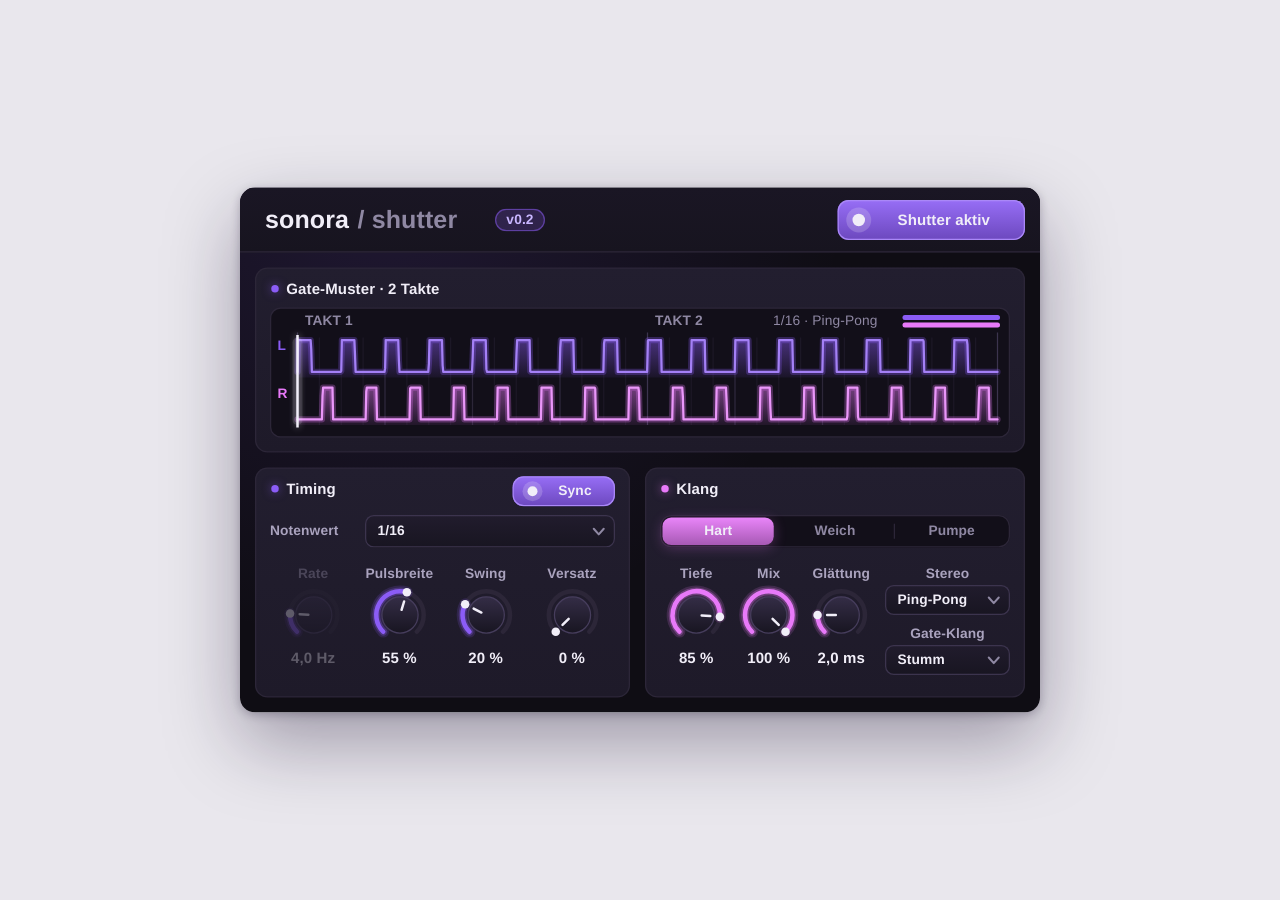
<file: plugin/resource/shutter-preview.html>
<!DOCTYPE html>
<html lang="de">
<head>
<meta charset="utf-8">
<meta name="viewport" content="width=device-width, initial-scale=1">
<title>SONORA Shutter – Vorschau</title>
<!-- GENERATED by plugin/src/ui/tools/gen_ui.py from the same layout as the .uidesc - do not edit by hand. -->
<style>
*{box-sizing:border-box}
html,body{margin:0;height:100%;overflow:hidden;background:transparent}
html.standalone,html.standalone body{background:#e9e7ed}
@media (prefers-color-scheme:dark){html.standalone,html.standalone body{background:#09080c}}
body{font-family:'Segoe UI', 'Inter', Arial, Helvetica, sans-serif;-webkit-font-smoothing:antialiased;text-rendering:geometricPrecision}
.stage{position:absolute;inset:0;display:flex;align-items:center;justify-content:center}
.plugin{position:relative;flex:none;transform-origin:center center;border-radius:12px;overflow:hidden;
  box-shadow:0 12px 28px rgba(20,10,40,.28),0 2px 6px rgba(20,10,40,.22)}
html.standalone .plugin{box-shadow:0 24px 60px rgba(20,10,40,.35),0 2px 8px rgba(20,10,40,.25)}
.abs,.t,.root,.hdr,.card,.grp,.knob,.tog,.seg,.menu,.led,.dot{position:absolute}
.t{display:flex;align-items:center;white-space:nowrap;overflow:hidden;line-height:1;letter-spacing:.1px}
.root{background:#0f0d14}
.root::before{content:"";position:absolute;inset:0;pointer-events:none;
  background:radial-gradient(circle at 18% 0,rgba(139,92,246,.135) 0,rgba(139,92,246,0) 55%)}
.hdr{background:linear-gradient(#1a1624,#17141f);box-shadow:inset 0 -1px 0 #2c2638}
.card{border-radius:10px;background:linear-gradient(#221e2f,#1e1a29);box-shadow:inset 0 0 0 1px #2c2638}
[data-dim]{opacity:.3}
.led,.dot{display:block;border-radius:50%}
.dot{left:13px;top:14px;width:6px;height:6px}
.knob svg,.abs svg{display:block;overflow:visible}
.bar{border-radius:3px;background:#120f19;box-shadow:inset 0 0 0 1px #2c2638;overflow:hidden}
.bar .lit{position:absolute;left:0;right:0;bottom:0;border-radius:2.5px;background-position:bottom!important}
.bar .seg3{position:absolute;inset:0;background:repeating-linear-gradient(to top,transparent 0 2px,rgba(15,13,20,.43) 2px 3px)}
.bar .hold{position:absolute;left:0;right:0;height:2px}
.playhead{width:8px;animation:play 4s linear infinite}
.playhead::before{content:"";position:absolute;inset:2px 0;border-radius:4px;background:rgba(241,238,248,.12)}
.playhead i{position:absolute;left:3.25px;top:0;bottom:0;width:1.5px;background:#f1eef8;box-shadow:0 0 6px rgba(241,238,248,.6)}
@keyframes play{from{transform:translateX(0)}to{transform:translateX(var(--travel))}}
.gg0,.gg1{width:78px;animation:gate .25s steps(1,end) infinite alternate}
.gg1{animation-direction:alternate-reverse}
@keyframes gate{from{width:78px}to{width:12px}}
.wave{animation:wave 6s linear infinite}
.wave.back{animation-duration:9s}
@keyframes wave{from{transform:translateX(0)}to{transform:translateX(var(--wl))}}
.bub{animation:bub 8s linear infinite}
@keyframes bub{from{transform:translateY(0);opacity:.9}to{transform:translateY(var(--rise));opacity:0}}
.voice{animation:voice 3s ease-in-out infinite alternate}
@keyframes voice{from{transform:translateX(-6px)}to{transform:translateX(6px)}}
.corr{animation:corr 2.4s ease-in-out infinite alternate}
@keyframes corr{from{transform:translateX(-5px)}to{transform:translateX(4px)}}
@keyframes grA{from{transform:scaleX(1)}to{transform:scaleX(.72)}}
@keyframes grB{from{transform:scaleX(.8)}to{transform:scaleX(1)}}
.clipled{animation:clip 1.1s ease-in-out infinite alternate}
@keyframes clip{from{opacity:1}to{opacity:.55}}
@media (prefers-reduced-motion:reduce){*{animation:none!important}}
</style>
</head>
<body>
<div class="stage"><div class="plugin" style="width:640px;height:420px"><div class="root" data-name="view" style="left:0px;top:0px;width:640px;height:420px;"><div class="hdr" data-name="header" style="left:0px;top:0px;width:640px;height:52px;"><div class="t" style="left:20px;top:12px;width:74px;height:28px;justify-content:flex-start;font-size:20px;font-weight:700;color:#f1eef8;">sonora</div><div class="t" style="left:94px;top:12px;width:110px;height:28px;justify-content:flex-start;font-size:20px;font-weight:700;color:#8f88a3;">/ shutter</div><div class="t" style="left:204px;top:17px;width:40px;height:18px;justify-content:center;font-size:11px;font-weight:700;color:#c9b6ff;background:rgba(139,92,246,.2);box-shadow:inset 0 0 0 1px rgba(139,92,246,.5);border-radius:9px;">v0.2</div><div class="abs tog" style="left:478px;top:10px;width:150px;height:32px;border-radius:9px;background:linear-gradient(#976ef6,#6c48be);box-shadow:inset 0 0 0 1px #aa88f7"><i class="led" style="left:12px;top:11.0px;width:10px;height:10px;background:#f1eef8;box-shadow:0 0 0 5px rgba(241,238,248,0.196);"></i><div class="t" style="left:28px;top:0px;width:114px;height:32px;justify-content:center;font-size:12px;font-weight:700;color:#f1eef8;">Shutter aktiv</div></div></div><div class="card" data-name="section-scope" style="left:12px;top:64px;width:616px;height:148px;"><i class="dot" style="background:#8b5cf6;box-shadow:0 0 8px rgba(139,92,246,0.549)"></i><div class="t" style="left:25px;top:9px;width:581px;height:16px;justify-content:flex-start;font-size:12px;font-weight:700;color:#f1eef8;">Gate-Muster · 2 Takte</div><div class="abs scope" style="left:12px;top:32px;width:592px;height:104px"><svg class="abs" style="left:0;top:0" width="592" height="104"><rect x=".5" y=".5" width="591" height="103" rx="8" fill="#120f19" stroke="#2c2638"/><line x1="22.0" y1="24.0" x2="22.0" y2="94.0" stroke="rgba(35,30,46,0.627)"/><line x1="39.5" y1="24.0" x2="39.5" y2="94.0" stroke="rgba(35,30,46,0.627)"/><line x1="57.0" y1="24.0" x2="57.0" y2="94.0" stroke="rgba(35,30,46,0.627)"/><line x1="74.5" y1="24.0" x2="74.5" y2="94.0" stroke="rgba(35,30,46,0.627)"/><line x1="92.0" y1="24.0" x2="92.0" y2="94.0" stroke="rgba(35,30,46,0.627)"/><line x1="109.5" y1="24.0" x2="109.5" y2="94.0" stroke="rgba(35,30,46,0.627)"/><line x1="127.0" y1="24.0" x2="127.0" y2="94.0" stroke="rgba(35,30,46,0.627)"/><line x1="144.5" y1="24.0" x2="144.5" y2="94.0" stroke="rgba(35,30,46,0.627)"/><line x1="162.0" y1="24.0" x2="162.0" y2="94.0" stroke="rgba(35,30,46,0.627)"/><line x1="179.5" y1="24.0" x2="179.5" y2="94.0" stroke="rgba(35,30,46,0.627)"/><line x1="197.0" y1="24.0" x2="197.0" y2="94.0" stroke="rgba(35,30,46,0.627)"/><line x1="214.5" y1="24.0" x2="214.5" y2="94.0" stroke="rgba(35,30,46,0.627)"/><line x1="232.0" y1="24.0" x2="232.0" y2="94.0" stroke="rgba(35,30,46,0.627)"/><line x1="249.5" y1="24.0" x2="249.5" y2="94.0" stroke="rgba(35,30,46,0.627)"/><line x1="267.0" y1="24.0" x2="267.0" y2="94.0" stroke="rgba(35,30,46,0.627)"/><line x1="284.5" y1="24.0" x2="284.5" y2="94.0" stroke="rgba(35,30,46,0.627)"/><line x1="302.0" y1="24.0" x2="302.0" y2="94.0" stroke="rgba(35,30,46,0.627)"/><line x1="319.5" y1="24.0" x2="319.5" y2="94.0" stroke="rgba(35,30,46,0.627)"/><line x1="337.0" y1="24.0" x2="337.0" y2="94.0" stroke="rgba(35,30,46,0.627)"/><line x1="354.5" y1="24.0" x2="354.5" y2="94.0" stroke="rgba(35,30,46,0.627)"/><line x1="372.0" y1="24.0" x2="372.0" y2="94.0" stroke="rgba(35,30,46,0.627)"/><line x1="389.5" y1="24.0" x2="389.5" y2="94.0" stroke="rgba(35,30,46,0.627)"/><line x1="407.0" y1="24.0" x2="407.0" y2="94.0" stroke="rgba(35,30,46,0.627)"/><line x1="424.5" y1="24.0" x2="424.5" y2="94.0" stroke="rgba(35,30,46,0.627)"/><line x1="442.0" y1="24.0" x2="442.0" y2="94.0" stroke="rgba(35,30,46,0.627)"/><line x1="459.5" y1="24.0" x2="459.5" y2="94.0" stroke="rgba(35,30,46,0.627)"/><line x1="477.0" y1="24.0" x2="477.0" y2="94.0" stroke="rgba(35,30,46,0.627)"/><line x1="494.5" y1="24.0" x2="494.5" y2="94.0" stroke="rgba(35,30,46,0.627)"/><line x1="512.0" y1="24.0" x2="512.0" y2="94.0" stroke="rgba(35,30,46,0.627)"/><line x1="529.5" y1="24.0" x2="529.5" y2="94.0" stroke="rgba(35,30,46,0.627)"/><line x1="547.0" y1="24.0" x2="547.0" y2="94.0" stroke="rgba(35,30,46,0.627)"/><line x1="564.5" y1="24.0" x2="564.5" y2="94.0" stroke="rgba(35,30,46,0.627)"/><line x1="22.0" y1="20.0" x2="22.0" y2="94.0" stroke="#3c344e"/><line x1="92.0" y1="24.0" x2="92.0" y2="94.0" stroke="#2c2638"/><line x1="162.0" y1="24.0" x2="162.0" y2="94.0" stroke="#2c2638"/><line x1="232.0" y1="24.0" x2="232.0" y2="94.0" stroke="#2c2638"/><line x1="302.0" y1="20.0" x2="302.0" y2="94.0" stroke="#3c344e"/><line x1="372.0" y1="24.0" x2="372.0" y2="94.0" stroke="#2c2638"/><line x1="442.0" y1="24.0" x2="442.0" y2="94.0" stroke="#2c2638"/><line x1="512.0" y1="24.0" x2="512.0" y2="94.0" stroke="#2c2638"/><line x1="582.0" y1="20.0" x2="582.0" y2="94.0" stroke="#3c344e"/><defs><linearGradient id="sg25" gradientUnits="userSpaceOnUse" x1="0" y1="24.0" x2="0" y2="56.0"><stop offset="0" stop-color="rgba(139,92,246,0.471)"/><stop offset="1" stop-color="rgba(139,92,246,0.071)"/></linearGradient></defs><polygon points="22.0,56.0 22.0,51.5 22.5,26.0 23.0,26.0 23.5,26.0 24.0,26.0 24.5,26.0 25.0,26.0 25.5,26.0 26.0,26.0 26.5,26.0 27.0,26.0 27.5,26.0 28.0,26.0 28.5,26.0 29.0,26.0 29.5,26.0 30.0,26.0 30.5,26.0 31.0,26.0 31.5,26.0 32.0,26.0 32.5,26.0 33.0,33.4 33.5,51.5 34.0,51.5 34.5,51.5 35.0,51.5 35.5,51.5 36.0,51.5 36.5,51.5 37.0,51.5 37.5,51.5 38.0,51.5 38.5,51.5 39.0,51.5 39.5,51.5 40.0,51.5 40.5,51.5 41.0,51.5 41.5,51.5 42.0,51.5 42.5,51.5 43.0,51.5 43.5,51.5 44.0,51.5 44.5,51.5 45.0,51.5 45.5,51.5 46.0,51.5 46.5,51.5 47.0,51.5 47.5,51.5 48.0,51.5 48.5,51.5 49.0,51.5 49.5,51.5 50.0,51.5 50.5,51.5 51.0,51.5 51.5,51.5 52.0,51.5 52.5,51.5 53.0,51.5 53.5,51.5 54.0,51.5 54.5,51.5 55.0,51.5 55.5,51.5 56.0,51.5 56.5,51.5 57.0,50.7 57.5,26.0 58.0,26.0 58.5,26.0 59.0,26.0 59.5,26.0 60.0,26.0 60.5,26.0 61.0,26.0 61.5,26.0 62.0,26.0 62.5,26.0 63.0,26.0 63.5,26.0 64.0,26.0 64.5,26.0 65.0,26.0 65.5,26.0 66.0,26.0 66.5,26.0 67.0,26.0 67.5,26.0 68.0,37.7 68.5,51.5 69.0,51.5 69.5,51.5 70.0,51.5 70.5,51.5 71.0,51.5 71.5,51.5 72.0,51.5 72.5,51.5 73.0,51.5 73.5,51.5 74.0,51.5 74.5,51.5 75.0,51.5 75.5,51.5 76.0,51.5 76.5,51.5 77.0,51.5 77.5,51.5 78.1,51.5 78.6,51.5 79.1,51.5 79.6,51.5 80.1,51.5 80.6,51.5 81.1,51.5 81.6,51.5 82.1,51.5 82.6,51.5 83.1,51.5 83.6,51.5 84.1,51.5 84.6,51.5 85.1,51.5 85.6,51.5 86.1,51.5 86.6,51.5 87.1,51.5 87.6,51.5 88.1,51.5 88.6,51.5 89.1,51.5 89.6,51.5 90.1,51.5 90.6,51.5 91.1,51.5 91.6,51.5 92.1,48.5 92.6,26.0 93.1,26.0 93.6,26.0 94.1,26.0 94.6,26.0 95.1,26.0 95.6,26.0 96.1,26.0 96.6,26.0 97.1,26.0 97.6,26.0 98.1,26.0 98.6,26.0 99.1,26.0 99.6,26.0 100.1,26.0 100.6,26.0 101.1,26.0 101.6,26.0 102.1,26.0 102.6,26.0 103.1,42.1 103.6,51.5 104.1,51.5 104.6,51.5 105.1,51.5 105.6,51.5 106.1,51.5 106.6,51.5 107.1,51.5 107.6,51.5 108.1,51.5 108.6,51.5 109.1,51.5 109.6,51.5 110.1,51.5 110.6,51.5 111.1,51.5 111.6,51.5 112.1,51.5 112.6,51.5 113.1,51.5 113.6,51.5 114.1,51.5 114.6,51.5 115.1,51.5 115.6,51.5 116.1,51.5 116.6,51.5 117.1,51.5 117.6,51.5 118.1,51.5 118.6,51.5 119.1,51.5 119.6,51.5 120.1,51.5 120.6,51.5 121.1,51.5 121.6,51.5 122.1,51.5 122.6,51.5 123.1,51.5 123.6,51.5 124.1,51.5 124.6,51.5 125.1,51.5 125.6,51.5 126.1,51.5 126.6,51.5 127.1,45.1 127.6,26.0 128.1,26.0 128.6,26.0 129.1,26.0 129.6,26.0 130.1,26.0 130.6,26.0 131.1,26.0 131.6,26.0 132.1,26.0 132.6,26.0 133.1,26.0 133.6,26.0 134.1,26.0 134.6,26.0 135.1,26.0 135.6,26.0 136.1,26.0 136.6,26.0 137.1,26.0 137.6,26.0 138.1,46.2 138.6,51.5 139.1,51.5 139.6,51.5 140.1,51.5 140.6,51.5 141.1,51.5 141.6,51.5 142.1,51.5 142.6,51.5 143.1,51.5 143.6,51.5 144.1,51.5 144.6,51.5 145.1,51.5 145.6,51.5 146.1,51.5 146.6,51.5 147.1,51.5 147.6,51.5 148.1,51.5 148.6,51.5 149.1,51.5 149.6,51.5 150.1,51.5 150.6,51.5 151.1,51.5 151.6,51.5 152.1,51.5 152.6,51.5 153.1,51.5 153.6,51.5 154.1,51.5 154.6,51.5 155.1,51.5 155.6,51.5 156.1,51.5 156.6,51.5 157.1,51.5 157.6,51.5 158.1,51.5 158.6,51.5 159.1,51.5 159.6,51.5 160.1,51.5 160.6,51.5 161.1,51.5 161.6,51.5 162.1,40.9 162.6,26.0 163.1,26.0 163.6,26.0 164.1,26.0 164.6,26.0 165.1,26.0 165.6,26.0 166.1,26.0 166.6,26.0 167.1,26.0 167.6,26.0 168.1,26.0 168.6,26.0 169.1,26.0 169.6,26.0 170.1,26.0 170.6,26.0 171.1,26.0 171.6,26.0 172.1,26.0 172.6,26.0 173.1,49.3 173.6,51.5 174.1,51.5 174.6,51.5 175.1,51.5 175.6,51.5 176.1,51.5 176.6,51.5 177.1,51.5 177.6,51.5 178.1,51.5 178.6,51.5 179.1,51.5 179.6,51.5 180.1,51.5 180.6,51.5 181.1,51.5 181.6,51.5 182.1,51.5 182.6,51.5 183.1,51.5 183.6,51.5 184.1,51.5 184.6,51.5 185.1,51.5 185.6,51.5 186.1,51.5 186.6,51.5 187.1,51.5 187.6,51.5 188.1,51.5 188.6,51.5 189.1,51.5 189.6,51.5 190.2,51.5 190.7,51.5 191.2,51.5 191.7,51.5 192.2,51.5 192.7,51.5 193.2,51.5 193.7,51.5 194.2,51.5 194.7,51.5 195.2,51.5 195.7,51.5 196.2,51.5 196.7,51.5 197.2,36.4 197.7,26.0 198.2,26.0 198.7,26.0 199.2,26.0 199.7,26.0 200.2,26.0 200.7,26.0 201.2,26.0 201.7,26.0 202.2,26.0 202.7,26.0 203.2,26.0 203.7,26.0 204.2,26.0 204.7,26.0 205.2,26.0 205.7,26.0 206.2,26.0 206.7,26.0 207.2,26.0 207.7,26.0 208.2,51.1 208.7,51.5 209.2,51.5 209.7,51.5 210.2,51.5 210.7,51.5 211.2,51.5 211.7,51.5 212.2,51.5 212.7,51.5 213.2,51.5 213.7,51.5 214.2,51.5 214.7,51.5 215.2,51.5 215.7,51.5 216.2,51.5 216.7,51.5 217.2,51.5 217.7,51.5 218.2,51.5 218.7,51.5 219.2,51.5 219.7,51.5 220.2,51.5 220.7,51.5 221.2,51.5 221.7,51.5 222.2,51.5 222.7,51.5 223.2,51.5 223.7,51.5 224.2,51.5 224.7,51.5 225.2,51.5 225.7,51.5 226.2,51.5 226.7,51.5 227.2,51.5 227.7,51.5 228.2,51.5 228.7,51.5 229.2,51.5 229.7,51.5 230.2,51.5 230.7,51.5 231.2,51.5 231.7,51.5 232.2,32.3 232.7,26.0 233.2,26.0 233.7,26.0 234.2,26.0 234.7,26.0 235.2,26.0 235.7,26.0 236.2,26.0 236.7,26.0 237.2,26.0 237.7,26.0 238.2,26.0 238.7,26.0 239.2,26.0 239.7,26.0 240.2,26.0 240.7,26.0 241.2,26.0 241.7,26.0 242.2,26.0 242.7,26.0 243.2,51.5 243.7,51.5 244.2,51.5 244.7,51.5 245.2,51.5 245.7,51.5 246.2,51.5 246.7,51.5 247.2,51.5 247.7,51.5 248.2,51.5 248.7,51.5 249.2,51.5 249.7,51.5 250.2,51.5 250.7,51.5 251.2,51.5 251.7,51.5 252.2,51.5 252.7,51.5 253.2,51.5 253.7,51.5 254.2,51.5 254.7,51.5 255.2,51.5 255.7,51.5 256.2,51.5 256.7,51.5 257.2,51.5 257.7,51.5 258.2,51.5 258.7,51.5 259.2,51.5 259.7,51.5 260.2,51.5 260.7,51.5 261.2,51.5 261.7,51.5 262.2,51.5 262.7,51.5 263.2,51.5 263.7,51.5 264.2,51.5 264.7,51.5 265.2,51.5 265.7,51.5 266.2,51.5 266.7,51.5 267.2,28.9 267.7,26.0 268.2,26.0 268.7,26.0 269.2,26.0 269.7,26.0 270.2,26.0 270.7,26.0 271.2,26.0 271.7,26.0 272.2,26.0 272.7,26.0 273.2,26.0 273.7,26.0 274.2,26.0 274.7,26.0 275.2,26.0 275.7,26.0 276.2,26.0 276.7,26.0 277.2,26.0 277.7,26.0 278.2,51.5 278.7,51.5 279.2,51.5 279.7,51.5 280.2,51.5 280.7,51.5 281.2,51.5 281.7,51.5 282.2,51.5 282.7,51.5 283.2,51.5 283.7,51.5 284.2,51.5 284.7,51.5 285.2,51.5 285.7,51.5 286.2,51.5 286.7,51.5 287.2,51.5 287.7,51.5 288.2,51.5 288.7,51.5 289.2,51.5 289.7,51.5 290.2,51.5 290.7,51.5 291.2,51.5 291.7,51.5 292.2,51.5 292.7,51.5 293.2,51.5 293.7,51.5 294.2,51.5 294.7,51.5 295.2,51.5 295.7,51.5 296.2,51.5 296.7,51.5 297.2,51.5 297.7,51.5 298.2,51.5 298.7,51.5 299.2,51.5 299.7,51.5 300.2,51.5 300.7,51.5 301.2,51.5 301.7,51.5 302.3,26.7 302.8,26.0 303.3,26.0 303.8,26.0 304.3,26.0 304.8,26.0 305.3,26.0 305.8,26.0 306.3,26.0 306.8,26.0 307.3,26.0 307.8,26.0 308.3,26.0 308.8,26.0 309.3,26.0 309.8,26.0 310.3,26.0 310.8,26.0 311.3,26.0 311.8,26.0 312.3,26.0 312.8,26.0 313.3,51.5 313.8,51.5 314.3,51.5 314.8,51.5 315.3,51.5 315.8,51.5 316.3,51.5 316.8,51.5 317.3,51.5 317.8,51.5 318.3,51.5 318.8,51.5 319.3,51.5 319.8,51.5 320.3,51.5 320.8,51.5 321.3,51.5 321.8,51.5 322.3,51.5 322.8,51.5 323.3,51.5 323.8,51.5 324.3,51.5 324.8,51.5 325.3,51.5 325.8,51.5 326.3,51.5 326.8,51.5 327.3,51.5 327.8,51.5 328.3,51.5 328.8,51.5 329.3,51.5 329.8,51.5 330.3,51.5 330.8,51.5 331.3,51.5 331.8,51.5 332.3,51.5 332.8,51.5 333.3,51.5 333.8,51.5 334.3,51.5 334.8,51.5 335.3,51.5 335.8,51.5 336.3,51.5 336.8,51.5 337.3,26.0 337.8,26.0 338.3,26.0 338.8,26.0 339.3,26.0 339.8,26.0 340.3,26.0 340.8,26.0 341.3,26.0 341.8,26.0 342.3,26.0 342.8,26.0 343.3,26.0 343.8,26.0 344.3,26.0 344.8,26.0 345.3,26.0 345.8,26.0 346.3,26.0 346.8,26.0 347.3,26.0 347.8,26.0 348.3,51.5 348.8,51.5 349.3,51.5 349.8,51.5 350.3,51.5 350.8,51.5 351.3,51.5 351.8,51.5 352.3,51.5 352.8,51.5 353.3,51.5 353.8,51.5 354.3,51.5 354.8,51.5 355.3,51.5 355.8,51.5 356.3,51.5 356.8,51.5 357.3,51.5 357.8,51.5 358.3,51.5 358.8,51.5 359.3,51.5 359.8,51.5 360.3,51.5 360.8,51.5 361.3,51.5 361.8,51.5 362.3,51.5 362.8,51.5 363.3,51.5 363.8,51.5 364.3,51.5 364.8,51.5 365.3,51.5 365.8,51.5 366.3,51.5 366.8,51.5 367.3,51.5 367.8,51.5 368.3,51.5 368.8,51.5 369.3,51.5 369.8,51.5 370.3,51.5 370.8,51.5 371.3,51.5 371.8,51.5 372.3,26.0 372.8,26.0 373.3,26.0 373.8,26.0 374.3,26.0 374.8,26.0 375.3,26.0 375.8,26.0 376.3,26.0 376.8,26.0 377.3,26.0 377.8,26.0 378.3,26.0 378.8,26.0 379.3,26.0 379.8,26.0 380.3,26.0 380.8,26.0 381.3,26.0 381.8,26.0 382.3,26.0 382.8,26.0 383.3,51.5 383.8,51.5 384.3,51.5 384.8,51.5 385.3,51.5 385.8,51.5 386.3,51.5 386.8,51.5 387.3,51.5 387.8,51.5 388.3,51.5 388.8,51.5 389.3,51.5 389.8,51.5 390.3,51.5 390.8,51.5 391.3,51.5 391.8,51.5 392.3,51.5 392.8,51.5 393.3,51.5 393.8,51.5 394.3,51.5 394.8,51.5 395.3,51.5 395.8,51.5 396.3,51.5 396.8,51.5 397.3,51.5 397.8,51.5 398.3,51.5 398.8,51.5 399.3,51.5 399.8,51.5 400.3,51.5 400.8,51.5 401.3,51.5 401.8,51.5 402.3,51.5 402.8,51.5 403.3,51.5 403.8,51.5 404.3,51.5 404.8,51.5 405.3,51.5 405.8,51.5 406.3,51.5 406.8,51.5 407.3,26.0 407.8,26.0 408.3,26.0 408.8,26.0 409.3,26.0 409.8,26.0 410.3,26.0 410.8,26.0 411.3,26.0 411.8,26.0 412.3,26.0 412.8,26.0 413.3,26.0 413.8,26.0 414.4,26.0 414.9,26.0 415.4,26.0 415.9,26.0 416.4,26.0 416.9,26.0 417.4,26.0 417.9,26.0 418.4,51.5 418.9,51.5 419.4,51.5 419.9,51.5 420.4,51.5 420.9,51.5 421.4,51.5 421.9,51.5 422.4,51.5 422.9,51.5 423.4,51.5 423.9,51.5 424.4,51.5 424.9,51.5 425.4,51.5 425.9,51.5 426.4,51.5 426.9,51.5 427.4,51.5 427.9,51.5 428.4,51.5 428.9,51.5 429.4,51.5 429.9,51.5 430.4,51.5 430.9,51.5 431.4,51.5 431.9,51.5 432.4,51.5 432.9,51.5 433.4,51.5 433.9,51.5 434.4,51.5 434.9,51.5 435.4,51.5 435.9,51.5 436.4,51.5 436.9,51.5 437.4,51.5 437.9,51.5 438.4,51.5 438.9,51.5 439.4,51.5 439.9,51.5 440.4,51.5 440.9,51.5 441.4,51.5 441.9,51.5 442.4,26.0 442.9,26.0 443.4,26.0 443.9,26.0 444.4,26.0 444.9,26.0 445.4,26.0 445.9,26.0 446.4,26.0 446.9,26.0 447.4,26.0 447.9,26.0 448.4,26.0 448.9,26.0 449.4,26.0 449.9,26.0 450.4,26.0 450.9,26.0 451.4,26.0 451.9,26.0 452.4,26.0 452.9,26.0 453.4,51.5 453.9,51.5 454.4,51.5 454.9,51.5 455.4,51.5 455.9,51.5 456.4,51.5 456.9,51.5 457.4,51.5 457.9,51.5 458.4,51.5 458.9,51.5 459.4,51.5 459.9,51.5 460.4,51.5 460.9,51.5 461.4,51.5 461.9,51.5 462.4,51.5 462.9,51.5 463.4,51.5 463.9,51.5 464.4,51.5 464.9,51.5 465.4,51.5 465.9,51.5 466.4,51.5 466.9,51.5 467.4,51.5 467.9,51.5 468.4,51.5 468.9,51.5 469.4,51.5 469.9,51.5 470.4,51.5 470.9,51.5 471.4,51.5 471.9,51.5 472.4,51.5 472.9,51.5 473.4,51.5 473.9,51.5 474.4,51.5 474.9,51.5 475.4,51.5 475.9,51.5 476.4,51.5 476.9,51.5 477.4,26.0 477.9,26.0 478.4,26.0 478.9,26.0 479.4,26.0 479.9,26.0 480.4,26.0 480.9,26.0 481.4,26.0 481.9,26.0 482.4,26.0 482.9,26.0 483.4,26.0 483.9,26.0 484.4,26.0 484.9,26.0 485.4,26.0 485.9,26.0 486.4,26.0 486.9,26.0 487.4,26.0 487.9,26.0 488.4,51.5 488.9,51.5 489.4,51.5 489.9,51.5 490.4,51.5 490.9,51.5 491.4,51.5 491.9,51.5 492.4,51.5 492.9,51.5 493.4,51.5 493.9,51.5 494.4,51.5 494.9,51.5 495.4,51.5 495.9,51.5 496.4,51.5 496.9,51.5 497.4,51.5 497.9,51.5 498.4,51.5 498.9,51.5 499.4,51.5 499.9,51.5 500.4,51.5 500.9,51.5 501.4,51.5 501.9,51.5 502.4,51.5 502.9,51.5 503.4,51.5 503.9,51.5 504.4,51.5 504.9,51.5 505.4,51.5 505.9,51.5 506.4,51.5 506.9,51.5 507.4,51.5 507.9,51.5 508.4,51.5 508.9,51.5 509.4,51.5 509.9,51.5 510.4,51.5 510.9,51.5 511.4,51.5 511.9,51.5 512.4,26.0 512.9,26.0 513.4,26.0 513.9,26.0 514.4,26.0 514.9,26.0 515.4,26.0 515.9,26.0 516.4,26.0 516.9,26.0 517.4,26.0 517.9,26.0 518.4,26.0 518.9,26.0 519.4,26.0 519.9,26.0 520.4,26.0 520.9,26.0 521.4,26.0 521.9,26.0 522.4,26.0 522.9,27.2 523.4,51.5 523.9,51.5 524.4,51.5 524.9,51.5 525.4,51.5 525.9,51.5 526.5,51.5 527.0,51.5 527.5,51.5 528.0,51.5 528.5,51.5 529.0,51.5 529.5,51.5 530.0,51.5 530.5,51.5 531.0,51.5 531.5,51.5 532.0,51.5 532.5,51.5 533.0,51.5 533.5,51.5 534.0,51.5 534.5,51.5 535.0,51.5 535.5,51.5 536.0,51.5 536.5,51.5 537.0,51.5 537.5,51.5 538.0,51.5 538.5,51.5 539.0,51.5 539.5,51.5 540.0,51.5 540.5,51.5 541.0,51.5 541.5,51.5 542.0,51.5 542.5,51.5 543.0,51.5 543.5,51.5 544.0,51.5 544.5,51.5 545.0,51.5 545.5,51.5 546.0,51.5 546.5,51.5 547.0,51.5 547.5,26.0 548.0,26.0 548.5,26.0 549.0,26.0 549.5,26.0 550.0,26.0 550.5,26.0 551.0,26.0 551.5,26.0 552.0,26.0 552.5,26.0 553.0,26.0 553.5,26.0 554.0,26.0 554.5,26.0 555.0,26.0 555.5,26.0 556.0,26.0 556.5,26.0 557.0,26.0 557.5,26.0 558.0,29.8 558.5,51.5 559.0,51.5 559.5,51.5 560.0,51.5 560.5,51.5 561.0,51.5 561.5,51.5 562.0,51.5 562.5,51.5 563.0,51.5 563.5,51.5 564.0,51.5 564.5,51.5 565.0,51.5 565.5,51.5 566.0,51.5 566.5,51.5 567.0,51.5 567.5,51.5 568.0,51.5 568.5,51.5 569.0,51.5 569.5,51.5 570.0,51.5 570.5,51.5 571.0,51.5 571.5,51.5 572.0,51.5 572.5,51.5 573.0,51.5 573.5,51.5 574.0,51.5 574.5,51.5 575.0,51.5 575.5,51.5 576.0,51.5 576.5,51.5 577.0,51.5 577.5,51.5 578.0,51.5 578.5,51.5 579.0,51.5 579.5,51.5 580.0,51.5 580.5,51.5 581.0,51.5 581.5,51.5 582.0,51.5 582.0,56.0" fill="url(#sg25)"/><polyline points="22.0,51.5 22.5,26.0 23.0,26.0 23.5,26.0 24.0,26.0 24.5,26.0 25.0,26.0 25.5,26.0 26.0,26.0 26.5,26.0 27.0,26.0 27.5,26.0 28.0,26.0 28.5,26.0 29.0,26.0 29.5,26.0 30.0,26.0 30.5,26.0 31.0,26.0 31.5,26.0 32.0,26.0 32.5,26.0 33.0,33.4 33.5,51.5 34.0,51.5 34.5,51.5 35.0,51.5 35.5,51.5 36.0,51.5 36.5,51.5 37.0,51.5 37.5,51.5 38.0,51.5 38.5,51.5 39.0,51.5 39.5,51.5 40.0,51.5 40.5,51.5 41.0,51.5 41.5,51.5 42.0,51.5 42.5,51.5 43.0,51.5 43.5,51.5 44.0,51.5 44.5,51.5 45.0,51.5 45.5,51.5 46.0,51.5 46.5,51.5 47.0,51.5 47.5,51.5 48.0,51.5 48.5,51.5 49.0,51.5 49.5,51.5 50.0,51.5 50.5,51.5 51.0,51.5 51.5,51.5 52.0,51.5 52.5,51.5 53.0,51.5 53.5,51.5 54.0,51.5 54.5,51.5 55.0,51.5 55.5,51.5 56.0,51.5 56.5,51.5 57.0,50.7 57.5,26.0 58.0,26.0 58.5,26.0 59.0,26.0 59.5,26.0 60.0,26.0 60.5,26.0 61.0,26.0 61.5,26.0 62.0,26.0 62.5,26.0 63.0,26.0 63.5,26.0 64.0,26.0 64.5,26.0 65.0,26.0 65.5,26.0 66.0,26.0 66.5,26.0 67.0,26.0 67.5,26.0 68.0,37.7 68.5,51.5 69.0,51.5 69.5,51.5 70.0,51.5 70.5,51.5 71.0,51.5 71.5,51.5 72.0,51.5 72.5,51.5 73.0,51.5 73.5,51.5 74.0,51.5 74.5,51.5 75.0,51.5 75.5,51.5 76.0,51.5 76.5,51.5 77.0,51.5 77.5,51.5 78.1,51.5 78.6,51.5 79.1,51.5 79.6,51.5 80.1,51.5 80.6,51.5 81.1,51.5 81.6,51.5 82.1,51.5 82.6,51.5 83.1,51.5 83.6,51.5 84.1,51.5 84.6,51.5 85.1,51.5 85.6,51.5 86.1,51.5 86.6,51.5 87.1,51.5 87.6,51.5 88.1,51.5 88.6,51.5 89.1,51.5 89.6,51.5 90.1,51.5 90.6,51.5 91.1,51.5 91.6,51.5 92.1,48.5 92.6,26.0 93.1,26.0 93.6,26.0 94.1,26.0 94.6,26.0 95.1,26.0 95.6,26.0 96.1,26.0 96.6,26.0 97.1,26.0 97.6,26.0 98.1,26.0 98.6,26.0 99.1,26.0 99.6,26.0 100.1,26.0 100.6,26.0 101.1,26.0 101.6,26.0 102.1,26.0 102.6,26.0 103.1,42.1 103.6,51.5 104.1,51.5 104.6,51.5 105.1,51.5 105.6,51.5 106.1,51.5 106.6,51.5 107.1,51.5 107.6,51.5 108.1,51.5 108.6,51.5 109.1,51.5 109.6,51.5 110.1,51.5 110.6,51.5 111.1,51.5 111.6,51.5 112.1,51.5 112.6,51.5 113.1,51.5 113.6,51.5 114.1,51.5 114.6,51.5 115.1,51.5 115.6,51.5 116.1,51.5 116.6,51.5 117.1,51.5 117.6,51.5 118.1,51.5 118.6,51.5 119.1,51.5 119.6,51.5 120.1,51.5 120.6,51.5 121.1,51.5 121.6,51.5 122.1,51.5 122.6,51.5 123.1,51.5 123.6,51.5 124.1,51.5 124.6,51.5 125.1,51.5 125.6,51.5 126.1,51.5 126.6,51.5 127.1,45.1 127.6,26.0 128.1,26.0 128.6,26.0 129.1,26.0 129.6,26.0 130.1,26.0 130.6,26.0 131.1,26.0 131.6,26.0 132.1,26.0 132.6,26.0 133.1,26.0 133.6,26.0 134.1,26.0 134.6,26.0 135.1,26.0 135.6,26.0 136.1,26.0 136.6,26.0 137.1,26.0 137.6,26.0 138.1,46.2 138.6,51.5 139.1,51.5 139.6,51.5 140.1,51.5 140.6,51.5 141.1,51.5 141.6,51.5 142.1,51.5 142.6,51.5 143.1,51.5 143.6,51.5 144.1,51.5 144.6,51.5 145.1,51.5 145.6,51.5 146.1,51.5 146.6,51.5 147.1,51.5 147.6,51.5 148.1,51.5 148.6,51.5 149.1,51.5 149.6,51.5 150.1,51.5 150.6,51.5 151.1,51.5 151.6,51.5 152.1,51.5 152.6,51.5 153.1,51.5 153.6,51.5 154.1,51.5 154.6,51.5 155.1,51.5 155.6,51.5 156.1,51.5 156.6,51.5 157.1,51.5 157.6,51.5 158.1,51.5 158.6,51.5 159.1,51.5 159.6,51.5 160.1,51.5 160.6,51.5 161.1,51.5 161.6,51.5 162.1,40.9 162.6,26.0 163.1,26.0 163.6,26.0 164.1,26.0 164.6,26.0 165.1,26.0 165.6,26.0 166.1,26.0 166.6,26.0 167.1,26.0 167.6,26.0 168.1,26.0 168.6,26.0 169.1,26.0 169.6,26.0 170.1,26.0 170.6,26.0 171.1,26.0 171.6,26.0 172.1,26.0 172.6,26.0 173.1,49.3 173.6,51.5 174.1,51.5 174.6,51.5 175.1,51.5 175.6,51.5 176.1,51.5 176.6,51.5 177.1,51.5 177.6,51.5 178.1,51.5 178.6,51.5 179.1,51.5 179.6,51.5 180.1,51.5 180.6,51.5 181.1,51.5 181.6,51.5 182.1,51.5 182.6,51.5 183.1,51.5 183.6,51.5 184.1,51.5 184.6,51.5 185.1,51.5 185.6,51.5 186.1,51.5 186.6,51.5 187.1,51.5 187.6,51.5 188.1,51.5 188.6,51.5 189.1,51.5 189.6,51.5 190.2,51.5 190.7,51.5 191.2,51.5 191.7,51.5 192.2,51.5 192.7,51.5 193.2,51.5 193.7,51.5 194.2,51.5 194.7,51.5 195.2,51.5 195.7,51.5 196.2,51.5 196.7,51.5 197.2,36.4 197.7,26.0 198.2,26.0 198.7,26.0 199.2,26.0 199.7,26.0 200.2,26.0 200.7,26.0 201.2,26.0 201.7,26.0 202.2,26.0 202.7,26.0 203.2,26.0 203.7,26.0 204.2,26.0 204.7,26.0 205.2,26.0 205.7,26.0 206.2,26.0 206.7,26.0 207.2,26.0 207.7,26.0 208.2,51.1 208.7,51.5 209.2,51.5 209.7,51.5 210.2,51.5 210.7,51.5 211.2,51.5 211.7,51.5 212.2,51.5 212.7,51.5 213.2,51.5 213.7,51.5 214.2,51.5 214.7,51.5 215.2,51.5 215.7,51.5 216.2,51.5 216.7,51.5 217.2,51.5 217.7,51.5 218.2,51.5 218.7,51.5 219.2,51.5 219.7,51.5 220.2,51.5 220.7,51.5 221.2,51.5 221.7,51.5 222.2,51.5 222.7,51.5 223.2,51.5 223.7,51.5 224.2,51.5 224.7,51.5 225.2,51.5 225.7,51.5 226.2,51.5 226.7,51.5 227.2,51.5 227.7,51.5 228.2,51.5 228.7,51.5 229.2,51.5 229.7,51.5 230.2,51.5 230.7,51.5 231.2,51.5 231.7,51.5 232.2,32.3 232.7,26.0 233.2,26.0 233.7,26.0 234.2,26.0 234.7,26.0 235.2,26.0 235.7,26.0 236.2,26.0 236.7,26.0 237.2,26.0 237.7,26.0 238.2,26.0 238.7,26.0 239.2,26.0 239.7,26.0 240.2,26.0 240.7,26.0 241.2,26.0 241.7,26.0 242.2,26.0 242.7,26.0 243.2,51.5 243.7,51.5 244.2,51.5 244.7,51.5 245.2,51.5 245.7,51.5 246.2,51.5 246.7,51.5 247.2,51.5 247.7,51.5 248.2,51.5 248.7,51.5 249.2,51.5 249.7,51.5 250.2,51.5 250.7,51.5 251.2,51.5 251.7,51.5 252.2,51.5 252.7,51.5 253.2,51.5 253.7,51.5 254.2,51.5 254.7,51.5 255.2,51.5 255.7,51.5 256.2,51.5 256.7,51.5 257.2,51.5 257.7,51.5 258.2,51.5 258.7,51.5 259.2,51.5 259.7,51.5 260.2,51.5 260.7,51.5 261.2,51.5 261.7,51.5 262.2,51.5 262.7,51.5 263.2,51.5 263.7,51.5 264.2,51.5 264.7,51.5 265.2,51.5 265.7,51.5 266.2,51.5 266.7,51.5 267.2,28.9 267.7,26.0 268.2,26.0 268.7,26.0 269.2,26.0 269.7,26.0 270.2,26.0 270.7,26.0 271.2,26.0 271.7,26.0 272.2,26.0 272.7,26.0 273.2,26.0 273.7,26.0 274.2,26.0 274.7,26.0 275.2,26.0 275.7,26.0 276.2,26.0 276.7,26.0 277.2,26.0 277.7,26.0 278.2,51.5 278.7,51.5 279.2,51.5 279.7,51.5 280.2,51.5 280.7,51.5 281.2,51.5 281.7,51.5 282.2,51.5 282.7,51.5 283.2,51.5 283.7,51.5 284.2,51.5 284.7,51.5 285.2,51.5 285.7,51.5 286.2,51.5 286.7,51.5 287.2,51.5 287.7,51.5 288.2,51.5 288.7,51.5 289.2,51.5 289.7,51.5 290.2,51.5 290.7,51.5 291.2,51.5 291.7,51.5 292.2,51.5 292.7,51.5 293.2,51.5 293.7,51.5 294.2,51.5 294.7,51.5 295.2,51.5 295.7,51.5 296.2,51.5 296.7,51.5 297.2,51.5 297.7,51.5 298.2,51.5 298.7,51.5 299.2,51.5 299.7,51.5 300.2,51.5 300.7,51.5 301.2,51.5 301.7,51.5 302.3,26.7 302.8,26.0 303.3,26.0 303.8,26.0 304.3,26.0 304.8,26.0 305.3,26.0 305.8,26.0 306.3,26.0 306.8,26.0 307.3,26.0 307.8,26.0 308.3,26.0 308.8,26.0 309.3,26.0 309.8,26.0 310.3,26.0 310.8,26.0 311.3,26.0 311.8,26.0 312.3,26.0 312.8,26.0 313.3,51.5 313.8,51.5 314.3,51.5 314.8,51.5 315.3,51.5 315.8,51.5 316.3,51.5 316.8,51.5 317.3,51.5 317.8,51.5 318.3,51.5 318.8,51.5 319.3,51.5 319.8,51.5 320.3,51.5 320.8,51.5 321.3,51.5 321.8,51.5 322.3,51.5 322.8,51.5 323.3,51.5 323.8,51.5 324.3,51.5 324.8,51.5 325.3,51.5 325.8,51.5 326.3,51.5 326.8,51.5 327.3,51.5 327.8,51.5 328.3,51.5 328.8,51.5 329.3,51.5 329.8,51.5 330.3,51.5 330.8,51.5 331.3,51.5 331.8,51.5 332.3,51.5 332.8,51.5 333.3,51.5 333.8,51.5 334.3,51.5 334.8,51.5 335.3,51.5 335.8,51.5 336.3,51.5 336.8,51.5 337.3,26.0 337.8,26.0 338.3,26.0 338.8,26.0 339.3,26.0 339.8,26.0 340.3,26.0 340.8,26.0 341.3,26.0 341.8,26.0 342.3,26.0 342.8,26.0 343.3,26.0 343.8,26.0 344.3,26.0 344.8,26.0 345.3,26.0 345.8,26.0 346.3,26.0 346.8,26.0 347.3,26.0 347.8,26.0 348.3,51.5 348.8,51.5 349.3,51.5 349.8,51.5 350.3,51.5 350.8,51.5 351.3,51.5 351.8,51.5 352.3,51.5 352.8,51.5 353.3,51.5 353.8,51.5 354.3,51.5 354.8,51.5 355.3,51.5 355.8,51.5 356.3,51.5 356.8,51.5 357.3,51.5 357.8,51.5 358.3,51.5 358.8,51.5 359.3,51.5 359.8,51.5 360.3,51.5 360.8,51.5 361.3,51.5 361.8,51.5 362.3,51.5 362.8,51.5 363.3,51.5 363.8,51.5 364.3,51.5 364.8,51.5 365.3,51.5 365.8,51.5 366.3,51.5 366.8,51.5 367.3,51.5 367.8,51.5 368.3,51.5 368.8,51.5 369.3,51.5 369.8,51.5 370.3,51.5 370.8,51.5 371.3,51.5 371.8,51.5 372.3,26.0 372.8,26.0 373.3,26.0 373.8,26.0 374.3,26.0 374.8,26.0 375.3,26.0 375.8,26.0 376.3,26.0 376.8,26.0 377.3,26.0 377.8,26.0 378.3,26.0 378.8,26.0 379.3,26.0 379.8,26.0 380.3,26.0 380.8,26.0 381.3,26.0 381.8,26.0 382.3,26.0 382.8,26.0 383.3,51.5 383.8,51.5 384.3,51.5 384.8,51.5 385.3,51.5 385.8,51.5 386.3,51.5 386.8,51.5 387.3,51.5 387.8,51.5 388.3,51.5 388.8,51.5 389.3,51.5 389.8,51.5 390.3,51.5 390.8,51.5 391.3,51.5 391.8,51.5 392.3,51.5 392.8,51.5 393.3,51.5 393.8,51.5 394.3,51.5 394.8,51.5 395.3,51.5 395.8,51.5 396.3,51.5 396.8,51.5 397.3,51.5 397.8,51.5 398.3,51.5 398.8,51.5 399.3,51.5 399.8,51.5 400.3,51.5 400.8,51.5 401.3,51.5 401.8,51.5 402.3,51.5 402.8,51.5 403.3,51.5 403.8,51.5 404.3,51.5 404.8,51.5 405.3,51.5 405.8,51.5 406.3,51.5 406.8,51.5 407.3,26.0 407.8,26.0 408.3,26.0 408.8,26.0 409.3,26.0 409.8,26.0 410.3,26.0 410.8,26.0 411.3,26.0 411.8,26.0 412.3,26.0 412.8,26.0 413.3,26.0 413.8,26.0 414.4,26.0 414.9,26.0 415.4,26.0 415.9,26.0 416.4,26.0 416.9,26.0 417.4,26.0 417.9,26.0 418.4,51.5 418.9,51.5 419.4,51.5 419.9,51.5 420.4,51.5 420.9,51.5 421.4,51.5 421.9,51.5 422.4,51.5 422.9,51.5 423.4,51.5 423.9,51.5 424.4,51.5 424.9,51.5 425.4,51.5 425.9,51.5 426.4,51.5 426.9,51.5 427.4,51.5 427.9,51.5 428.4,51.5 428.9,51.5 429.4,51.5 429.9,51.5 430.4,51.5 430.9,51.5 431.4,51.5 431.9,51.5 432.4,51.5 432.9,51.5 433.4,51.5 433.9,51.5 434.4,51.5 434.9,51.5 435.4,51.5 435.9,51.5 436.4,51.5 436.9,51.5 437.4,51.5 437.9,51.5 438.4,51.5 438.9,51.5 439.4,51.5 439.9,51.5 440.4,51.5 440.9,51.5 441.4,51.5 441.9,51.5 442.4,26.0 442.9,26.0 443.4,26.0 443.9,26.0 444.4,26.0 444.9,26.0 445.4,26.0 445.9,26.0 446.4,26.0 446.9,26.0 447.4,26.0 447.9,26.0 448.4,26.0 448.9,26.0 449.4,26.0 449.9,26.0 450.4,26.0 450.9,26.0 451.4,26.0 451.9,26.0 452.4,26.0 452.9,26.0 453.4,51.5 453.9,51.5 454.4,51.5 454.9,51.5 455.4,51.5 455.9,51.5 456.4,51.5 456.9,51.5 457.4,51.5 457.9,51.5 458.4,51.5 458.9,51.5 459.4,51.5 459.9,51.5 460.4,51.5 460.9,51.5 461.4,51.5 461.9,51.5 462.4,51.5 462.9,51.5 463.4,51.5 463.9,51.5 464.4,51.5 464.9,51.5 465.4,51.5 465.9,51.5 466.4,51.5 466.9,51.5 467.4,51.5 467.9,51.5 468.4,51.5 468.9,51.5 469.4,51.5 469.9,51.5 470.4,51.5 470.9,51.5 471.4,51.5 471.9,51.5 472.4,51.5 472.9,51.5 473.4,51.5 473.9,51.5 474.4,51.5 474.9,51.5 475.4,51.5 475.9,51.5 476.4,51.5 476.9,51.5 477.4,26.0 477.9,26.0 478.4,26.0 478.9,26.0 479.4,26.0 479.9,26.0 480.4,26.0 480.9,26.0 481.4,26.0 481.9,26.0 482.4,26.0 482.9,26.0 483.4,26.0 483.9,26.0 484.4,26.0 484.9,26.0 485.4,26.0 485.9,26.0 486.4,26.0 486.9,26.0 487.4,26.0 487.9,26.0 488.4,51.5 488.9,51.5 489.4,51.5 489.9,51.5 490.4,51.5 490.9,51.5 491.4,51.5 491.9,51.5 492.4,51.5 492.9,51.5 493.4,51.5 493.9,51.5 494.4,51.5 494.9,51.5 495.4,51.5 495.9,51.5 496.4,51.5 496.9,51.5 497.4,51.5 497.9,51.5 498.4,51.5 498.9,51.5 499.4,51.5 499.9,51.5 500.4,51.5 500.9,51.5 501.4,51.5 501.9,51.5 502.4,51.5 502.9,51.5 503.4,51.5 503.9,51.5 504.4,51.5 504.9,51.5 505.4,51.5 505.9,51.5 506.4,51.5 506.9,51.5 507.4,51.5 507.9,51.5 508.4,51.5 508.9,51.5 509.4,51.5 509.9,51.5 510.4,51.5 510.9,51.5 511.4,51.5 511.9,51.5 512.4,26.0 512.9,26.0 513.4,26.0 513.9,26.0 514.4,26.0 514.9,26.0 515.4,26.0 515.9,26.0 516.4,26.0 516.9,26.0 517.4,26.0 517.9,26.0 518.4,26.0 518.9,26.0 519.4,26.0 519.9,26.0 520.4,26.0 520.9,26.0 521.4,26.0 521.9,26.0 522.4,26.0 522.9,27.2 523.4,51.5 523.9,51.5 524.4,51.5 524.9,51.5 525.4,51.5 525.9,51.5 526.5,51.5 527.0,51.5 527.5,51.5 528.0,51.5 528.5,51.5 529.0,51.5 529.5,51.5 530.0,51.5 530.5,51.5 531.0,51.5 531.5,51.5 532.0,51.5 532.5,51.5 533.0,51.5 533.5,51.5 534.0,51.5 534.5,51.5 535.0,51.5 535.5,51.5 536.0,51.5 536.5,51.5 537.0,51.5 537.5,51.5 538.0,51.5 538.5,51.5 539.0,51.5 539.5,51.5 540.0,51.5 540.5,51.5 541.0,51.5 541.5,51.5 542.0,51.5 542.5,51.5 543.0,51.5 543.5,51.5 544.0,51.5 544.5,51.5 545.0,51.5 545.5,51.5 546.0,51.5 546.5,51.5 547.0,51.5 547.5,26.0 548.0,26.0 548.5,26.0 549.0,26.0 549.5,26.0 550.0,26.0 550.5,26.0 551.0,26.0 551.5,26.0 552.0,26.0 552.5,26.0 553.0,26.0 553.5,26.0 554.0,26.0 554.5,26.0 555.0,26.0 555.5,26.0 556.0,26.0 556.5,26.0 557.0,26.0 557.5,26.0 558.0,29.8 558.5,51.5 559.0,51.5 559.5,51.5 560.0,51.5 560.5,51.5 561.0,51.5 561.5,51.5 562.0,51.5 562.5,51.5 563.0,51.5 563.5,51.5 564.0,51.5 564.5,51.5 565.0,51.5 565.5,51.5 566.0,51.5 566.5,51.5 567.0,51.5 567.5,51.5 568.0,51.5 568.5,51.5 569.0,51.5 569.5,51.5 570.0,51.5 570.5,51.5 571.0,51.5 571.5,51.5 572.0,51.5 572.5,51.5 573.0,51.5 573.5,51.5 574.0,51.5 574.5,51.5 575.0,51.5 575.5,51.5 576.0,51.5 576.5,51.5 577.0,51.5 577.5,51.5 578.0,51.5 578.5,51.5 579.0,51.5 579.5,51.5 580.0,51.5 580.5,51.5 581.0,51.5 581.5,51.5 582.0,51.5" fill="none" stroke="rgba(139,92,246,0.275)" stroke-width="5" stroke-linejoin="round" stroke-linecap="round"/><polyline points="22.0,51.5 22.5,26.0 23.0,26.0 23.5,26.0 24.0,26.0 24.5,26.0 25.0,26.0 25.5,26.0 26.0,26.0 26.5,26.0 27.0,26.0 27.5,26.0 28.0,26.0 28.5,26.0 29.0,26.0 29.5,26.0 30.0,26.0 30.5,26.0 31.0,26.0 31.5,26.0 32.0,26.0 32.5,26.0 33.0,33.4 33.5,51.5 34.0,51.5 34.5,51.5 35.0,51.5 35.5,51.5 36.0,51.5 36.5,51.5 37.0,51.5 37.5,51.5 38.0,51.5 38.5,51.5 39.0,51.5 39.5,51.5 40.0,51.5 40.5,51.5 41.0,51.5 41.5,51.5 42.0,51.5 42.5,51.5 43.0,51.5 43.5,51.5 44.0,51.5 44.5,51.5 45.0,51.5 45.5,51.5 46.0,51.5 46.5,51.5 47.0,51.5 47.5,51.5 48.0,51.5 48.5,51.5 49.0,51.5 49.5,51.5 50.0,51.5 50.5,51.5 51.0,51.5 51.5,51.5 52.0,51.5 52.5,51.5 53.0,51.5 53.5,51.5 54.0,51.5 54.5,51.5 55.0,51.5 55.5,51.5 56.0,51.5 56.5,51.5 57.0,50.7 57.5,26.0 58.0,26.0 58.5,26.0 59.0,26.0 59.5,26.0 60.0,26.0 60.5,26.0 61.0,26.0 61.5,26.0 62.0,26.0 62.5,26.0 63.0,26.0 63.5,26.0 64.0,26.0 64.5,26.0 65.0,26.0 65.5,26.0 66.0,26.0 66.5,26.0 67.0,26.0 67.5,26.0 68.0,37.7 68.5,51.5 69.0,51.5 69.5,51.5 70.0,51.5 70.5,51.5 71.0,51.5 71.5,51.5 72.0,51.5 72.5,51.5 73.0,51.5 73.5,51.5 74.0,51.5 74.5,51.5 75.0,51.5 75.5,51.5 76.0,51.5 76.5,51.5 77.0,51.5 77.5,51.5 78.1,51.5 78.6,51.5 79.1,51.5 79.6,51.5 80.1,51.5 80.6,51.5 81.1,51.5 81.6,51.5 82.1,51.5 82.6,51.5 83.1,51.5 83.6,51.5 84.1,51.5 84.6,51.5 85.1,51.5 85.6,51.5 86.1,51.5 86.6,51.5 87.1,51.5 87.6,51.5 88.1,51.5 88.6,51.5 89.1,51.5 89.6,51.5 90.1,51.5 90.6,51.5 91.1,51.5 91.6,51.5 92.1,48.5 92.6,26.0 93.1,26.0 93.6,26.0 94.1,26.0 94.6,26.0 95.1,26.0 95.6,26.0 96.1,26.0 96.6,26.0 97.1,26.0 97.6,26.0 98.1,26.0 98.6,26.0 99.1,26.0 99.6,26.0 100.1,26.0 100.6,26.0 101.1,26.0 101.6,26.0 102.1,26.0 102.6,26.0 103.1,42.1 103.6,51.5 104.1,51.5 104.6,51.5 105.1,51.5 105.6,51.5 106.1,51.5 106.6,51.5 107.1,51.5 107.6,51.5 108.1,51.5 108.6,51.5 109.1,51.5 109.6,51.5 110.1,51.5 110.6,51.5 111.1,51.5 111.6,51.5 112.1,51.5 112.6,51.5 113.1,51.5 113.6,51.5 114.1,51.5 114.6,51.5 115.1,51.5 115.6,51.5 116.1,51.5 116.6,51.5 117.1,51.5 117.6,51.5 118.1,51.5 118.6,51.5 119.1,51.5 119.6,51.5 120.1,51.5 120.6,51.5 121.1,51.5 121.6,51.5 122.1,51.5 122.6,51.5 123.1,51.5 123.6,51.5 124.1,51.5 124.6,51.5 125.1,51.5 125.6,51.5 126.1,51.5 126.6,51.5 127.1,45.1 127.6,26.0 128.1,26.0 128.6,26.0 129.1,26.0 129.6,26.0 130.1,26.0 130.6,26.0 131.1,26.0 131.6,26.0 132.1,26.0 132.6,26.0 133.1,26.0 133.6,26.0 134.1,26.0 134.6,26.0 135.1,26.0 135.6,26.0 136.1,26.0 136.6,26.0 137.1,26.0 137.6,26.0 138.1,46.2 138.6,51.5 139.1,51.5 139.6,51.5 140.1,51.5 140.6,51.5 141.1,51.5 141.6,51.5 142.1,51.5 142.6,51.5 143.1,51.5 143.6,51.5 144.1,51.5 144.6,51.5 145.1,51.5 145.6,51.5 146.1,51.5 146.6,51.5 147.1,51.5 147.6,51.5 148.1,51.5 148.6,51.5 149.1,51.5 149.6,51.5 150.1,51.5 150.6,51.5 151.1,51.5 151.6,51.5 152.1,51.5 152.6,51.5 153.1,51.5 153.6,51.5 154.1,51.5 154.6,51.5 155.1,51.5 155.6,51.5 156.1,51.5 156.6,51.5 157.1,51.5 157.6,51.5 158.1,51.5 158.6,51.5 159.1,51.5 159.6,51.5 160.1,51.5 160.6,51.5 161.1,51.5 161.6,51.5 162.1,40.9 162.6,26.0 163.1,26.0 163.6,26.0 164.1,26.0 164.6,26.0 165.1,26.0 165.6,26.0 166.1,26.0 166.6,26.0 167.1,26.0 167.6,26.0 168.1,26.0 168.6,26.0 169.1,26.0 169.6,26.0 170.1,26.0 170.6,26.0 171.1,26.0 171.6,26.0 172.1,26.0 172.6,26.0 173.1,49.3 173.6,51.5 174.1,51.5 174.6,51.5 175.1,51.5 175.6,51.5 176.1,51.5 176.6,51.5 177.1,51.5 177.6,51.5 178.1,51.5 178.6,51.5 179.1,51.5 179.6,51.5 180.1,51.5 180.6,51.5 181.1,51.5 181.6,51.5 182.1,51.5 182.6,51.5 183.1,51.5 183.6,51.5 184.1,51.5 184.6,51.5 185.1,51.5 185.6,51.5 186.1,51.5 186.6,51.5 187.1,51.5 187.6,51.5 188.1,51.5 188.6,51.5 189.1,51.5 189.6,51.5 190.2,51.5 190.7,51.5 191.2,51.5 191.7,51.5 192.2,51.5 192.7,51.5 193.2,51.5 193.7,51.5 194.2,51.5 194.7,51.5 195.2,51.5 195.7,51.5 196.2,51.5 196.7,51.5 197.2,36.4 197.7,26.0 198.2,26.0 198.7,26.0 199.2,26.0 199.7,26.0 200.2,26.0 200.7,26.0 201.2,26.0 201.7,26.0 202.2,26.0 202.7,26.0 203.2,26.0 203.7,26.0 204.2,26.0 204.7,26.0 205.2,26.0 205.7,26.0 206.2,26.0 206.7,26.0 207.2,26.0 207.7,26.0 208.2,51.1 208.7,51.5 209.2,51.5 209.7,51.5 210.2,51.5 210.7,51.5 211.2,51.5 211.7,51.5 212.2,51.5 212.7,51.5 213.2,51.5 213.7,51.5 214.2,51.5 214.7,51.5 215.2,51.5 215.7,51.5 216.2,51.5 216.7,51.5 217.2,51.5 217.7,51.5 218.2,51.5 218.7,51.5 219.2,51.5 219.7,51.5 220.2,51.5 220.7,51.5 221.2,51.5 221.7,51.5 222.2,51.5 222.7,51.5 223.2,51.5 223.7,51.5 224.2,51.5 224.7,51.5 225.2,51.5 225.7,51.5 226.2,51.5 226.7,51.5 227.2,51.5 227.7,51.5 228.2,51.5 228.7,51.5 229.2,51.5 229.7,51.5 230.2,51.5 230.7,51.5 231.2,51.5 231.7,51.5 232.2,32.3 232.7,26.0 233.2,26.0 233.7,26.0 234.2,26.0 234.7,26.0 235.2,26.0 235.7,26.0 236.2,26.0 236.7,26.0 237.2,26.0 237.7,26.0 238.2,26.0 238.7,26.0 239.2,26.0 239.7,26.0 240.2,26.0 240.7,26.0 241.2,26.0 241.7,26.0 242.2,26.0 242.7,26.0 243.2,51.5 243.7,51.5 244.2,51.5 244.7,51.5 245.2,51.5 245.7,51.5 246.2,51.5 246.7,51.5 247.2,51.5 247.7,51.5 248.2,51.5 248.7,51.5 249.2,51.5 249.7,51.5 250.2,51.5 250.7,51.5 251.2,51.5 251.7,51.5 252.2,51.5 252.7,51.5 253.2,51.5 253.7,51.5 254.2,51.5 254.7,51.5 255.2,51.5 255.7,51.5 256.2,51.5 256.7,51.5 257.2,51.5 257.7,51.5 258.2,51.5 258.7,51.5 259.2,51.5 259.7,51.5 260.2,51.5 260.7,51.5 261.2,51.5 261.7,51.5 262.2,51.5 262.7,51.5 263.2,51.5 263.7,51.5 264.2,51.5 264.7,51.5 265.2,51.5 265.7,51.5 266.2,51.5 266.7,51.5 267.2,28.9 267.7,26.0 268.2,26.0 268.7,26.0 269.2,26.0 269.7,26.0 270.2,26.0 270.7,26.0 271.2,26.0 271.7,26.0 272.2,26.0 272.7,26.0 273.2,26.0 273.7,26.0 274.2,26.0 274.7,26.0 275.2,26.0 275.7,26.0 276.2,26.0 276.7,26.0 277.2,26.0 277.7,26.0 278.2,51.5 278.7,51.5 279.2,51.5 279.7,51.5 280.2,51.5 280.7,51.5 281.2,51.5 281.7,51.5 282.2,51.5 282.7,51.5 283.2,51.5 283.7,51.5 284.2,51.5 284.7,51.5 285.2,51.5 285.7,51.5 286.2,51.5 286.7,51.5 287.2,51.5 287.7,51.5 288.2,51.5 288.7,51.5 289.2,51.5 289.7,51.5 290.2,51.5 290.7,51.5 291.2,51.5 291.7,51.5 292.2,51.5 292.7,51.5 293.2,51.5 293.7,51.5 294.2,51.5 294.7,51.5 295.2,51.5 295.7,51.5 296.2,51.5 296.7,51.5 297.2,51.5 297.7,51.5 298.2,51.5 298.7,51.5 299.2,51.5 299.7,51.5 300.2,51.5 300.7,51.5 301.2,51.5 301.7,51.5 302.3,26.7 302.8,26.0 303.3,26.0 303.8,26.0 304.3,26.0 304.8,26.0 305.3,26.0 305.8,26.0 306.3,26.0 306.8,26.0 307.3,26.0 307.8,26.0 308.3,26.0 308.8,26.0 309.3,26.0 309.8,26.0 310.3,26.0 310.8,26.0 311.3,26.0 311.8,26.0 312.3,26.0 312.8,26.0 313.3,51.5 313.8,51.5 314.3,51.5 314.8,51.5 315.3,51.5 315.8,51.5 316.3,51.5 316.8,51.5 317.3,51.5 317.8,51.5 318.3,51.5 318.8,51.5 319.3,51.5 319.8,51.5 320.3,51.5 320.8,51.5 321.3,51.5 321.8,51.5 322.3,51.5 322.8,51.5 323.3,51.5 323.8,51.5 324.3,51.5 324.8,51.5 325.3,51.5 325.8,51.5 326.3,51.5 326.8,51.5 327.3,51.5 327.8,51.5 328.3,51.5 328.8,51.5 329.3,51.5 329.8,51.5 330.3,51.5 330.8,51.5 331.3,51.5 331.8,51.5 332.3,51.5 332.8,51.5 333.3,51.5 333.8,51.5 334.3,51.5 334.8,51.5 335.3,51.5 335.8,51.5 336.3,51.5 336.8,51.5 337.3,26.0 337.8,26.0 338.3,26.0 338.8,26.0 339.3,26.0 339.8,26.0 340.3,26.0 340.8,26.0 341.3,26.0 341.8,26.0 342.3,26.0 342.8,26.0 343.3,26.0 343.8,26.0 344.3,26.0 344.8,26.0 345.3,26.0 345.8,26.0 346.3,26.0 346.8,26.0 347.3,26.0 347.8,26.0 348.3,51.5 348.8,51.5 349.3,51.5 349.8,51.5 350.3,51.5 350.8,51.5 351.3,51.5 351.8,51.5 352.3,51.5 352.8,51.5 353.3,51.5 353.8,51.5 354.3,51.5 354.8,51.5 355.3,51.5 355.8,51.5 356.3,51.5 356.8,51.5 357.3,51.5 357.8,51.5 358.3,51.5 358.8,51.5 359.3,51.5 359.8,51.5 360.3,51.5 360.8,51.5 361.3,51.5 361.8,51.5 362.3,51.5 362.8,51.5 363.3,51.5 363.8,51.5 364.3,51.5 364.8,51.5 365.3,51.5 365.8,51.5 366.3,51.5 366.8,51.5 367.3,51.5 367.8,51.5 368.3,51.5 368.8,51.5 369.3,51.5 369.8,51.5 370.3,51.5 370.8,51.5 371.3,51.5 371.8,51.5 372.3,26.0 372.8,26.0 373.3,26.0 373.8,26.0 374.3,26.0 374.8,26.0 375.3,26.0 375.8,26.0 376.3,26.0 376.8,26.0 377.3,26.0 377.8,26.0 378.3,26.0 378.8,26.0 379.3,26.0 379.8,26.0 380.3,26.0 380.8,26.0 381.3,26.0 381.8,26.0 382.3,26.0 382.8,26.0 383.3,51.5 383.8,51.5 384.3,51.5 384.8,51.5 385.3,51.5 385.8,51.5 386.3,51.5 386.8,51.5 387.3,51.5 387.8,51.5 388.3,51.5 388.8,51.5 389.3,51.5 389.8,51.5 390.3,51.5 390.8,51.5 391.3,51.5 391.8,51.5 392.3,51.5 392.8,51.5 393.3,51.5 393.8,51.5 394.3,51.5 394.8,51.5 395.3,51.5 395.8,51.5 396.3,51.5 396.8,51.5 397.3,51.5 397.8,51.5 398.3,51.5 398.8,51.5 399.3,51.5 399.8,51.5 400.3,51.5 400.8,51.5 401.3,51.5 401.8,51.5 402.3,51.5 402.8,51.5 403.3,51.5 403.8,51.5 404.3,51.5 404.8,51.5 405.3,51.5 405.8,51.5 406.3,51.5 406.8,51.5 407.3,26.0 407.8,26.0 408.3,26.0 408.8,26.0 409.3,26.0 409.8,26.0 410.3,26.0 410.8,26.0 411.3,26.0 411.8,26.0 412.3,26.0 412.8,26.0 413.3,26.0 413.8,26.0 414.4,26.0 414.9,26.0 415.4,26.0 415.9,26.0 416.4,26.0 416.9,26.0 417.4,26.0 417.9,26.0 418.4,51.5 418.9,51.5 419.4,51.5 419.9,51.5 420.4,51.5 420.9,51.5 421.4,51.5 421.9,51.5 422.4,51.5 422.9,51.5 423.4,51.5 423.9,51.5 424.4,51.5 424.9,51.5 425.4,51.5 425.9,51.5 426.4,51.5 426.9,51.5 427.4,51.5 427.9,51.5 428.4,51.5 428.9,51.5 429.4,51.5 429.9,51.5 430.4,51.5 430.9,51.5 431.4,51.5 431.9,51.5 432.4,51.5 432.9,51.5 433.4,51.5 433.9,51.5 434.4,51.5 434.9,51.5 435.4,51.5 435.9,51.5 436.4,51.5 436.9,51.5 437.4,51.5 437.9,51.5 438.4,51.5 438.9,51.5 439.4,51.5 439.9,51.5 440.4,51.5 440.9,51.5 441.4,51.5 441.9,51.5 442.4,26.0 442.9,26.0 443.4,26.0 443.9,26.0 444.4,26.0 444.9,26.0 445.4,26.0 445.9,26.0 446.4,26.0 446.9,26.0 447.4,26.0 447.9,26.0 448.4,26.0 448.9,26.0 449.4,26.0 449.9,26.0 450.4,26.0 450.9,26.0 451.4,26.0 451.9,26.0 452.4,26.0 452.9,26.0 453.4,51.5 453.9,51.5 454.4,51.5 454.9,51.5 455.4,51.5 455.9,51.5 456.4,51.5 456.9,51.5 457.4,51.5 457.9,51.5 458.4,51.5 458.9,51.5 459.4,51.5 459.9,51.5 460.4,51.5 460.9,51.5 461.4,51.5 461.9,51.5 462.4,51.5 462.9,51.5 463.4,51.5 463.9,51.5 464.4,51.5 464.9,51.5 465.4,51.5 465.9,51.5 466.4,51.5 466.9,51.5 467.4,51.5 467.9,51.5 468.4,51.5 468.9,51.5 469.4,51.5 469.9,51.5 470.4,51.5 470.9,51.5 471.4,51.5 471.9,51.5 472.4,51.5 472.9,51.5 473.4,51.5 473.9,51.5 474.4,51.5 474.9,51.5 475.4,51.5 475.9,51.5 476.4,51.5 476.9,51.5 477.4,26.0 477.9,26.0 478.4,26.0 478.9,26.0 479.4,26.0 479.9,26.0 480.4,26.0 480.9,26.0 481.4,26.0 481.9,26.0 482.4,26.0 482.9,26.0 483.4,26.0 483.9,26.0 484.4,26.0 484.9,26.0 485.4,26.0 485.9,26.0 486.4,26.0 486.9,26.0 487.4,26.0 487.9,26.0 488.4,51.5 488.9,51.5 489.4,51.5 489.9,51.5 490.4,51.5 490.9,51.5 491.4,51.5 491.9,51.5 492.4,51.5 492.9,51.5 493.4,51.5 493.9,51.5 494.4,51.5 494.9,51.5 495.4,51.5 495.9,51.5 496.4,51.5 496.9,51.5 497.4,51.5 497.9,51.5 498.4,51.5 498.9,51.5 499.4,51.5 499.9,51.5 500.4,51.5 500.9,51.5 501.4,51.5 501.9,51.5 502.4,51.5 502.9,51.5 503.4,51.5 503.9,51.5 504.4,51.5 504.9,51.5 505.4,51.5 505.9,51.5 506.4,51.5 506.9,51.5 507.4,51.5 507.9,51.5 508.4,51.5 508.9,51.5 509.4,51.5 509.9,51.5 510.4,51.5 510.9,51.5 511.4,51.5 511.9,51.5 512.4,26.0 512.9,26.0 513.4,26.0 513.9,26.0 514.4,26.0 514.9,26.0 515.4,26.0 515.9,26.0 516.4,26.0 516.9,26.0 517.4,26.0 517.9,26.0 518.4,26.0 518.9,26.0 519.4,26.0 519.9,26.0 520.4,26.0 520.9,26.0 521.4,26.0 521.9,26.0 522.4,26.0 522.9,27.2 523.4,51.5 523.9,51.5 524.4,51.5 524.9,51.5 525.4,51.5 525.9,51.5 526.5,51.5 527.0,51.5 527.5,51.5 528.0,51.5 528.5,51.5 529.0,51.5 529.5,51.5 530.0,51.5 530.5,51.5 531.0,51.5 531.5,51.5 532.0,51.5 532.5,51.5 533.0,51.5 533.5,51.5 534.0,51.5 534.5,51.5 535.0,51.5 535.5,51.5 536.0,51.5 536.5,51.5 537.0,51.5 537.5,51.5 538.0,51.5 538.5,51.5 539.0,51.5 539.5,51.5 540.0,51.5 540.5,51.5 541.0,51.5 541.5,51.5 542.0,51.5 542.5,51.5 543.0,51.5 543.5,51.5 544.0,51.5 544.5,51.5 545.0,51.5 545.5,51.5 546.0,51.5 546.5,51.5 547.0,51.5 547.5,26.0 548.0,26.0 548.5,26.0 549.0,26.0 549.5,26.0 550.0,26.0 550.5,26.0 551.0,26.0 551.5,26.0 552.0,26.0 552.5,26.0 553.0,26.0 553.5,26.0 554.0,26.0 554.5,26.0 555.0,26.0 555.5,26.0 556.0,26.0 556.5,26.0 557.0,26.0 557.5,26.0 558.0,29.8 558.5,51.5 559.0,51.5 559.5,51.5 560.0,51.5 560.5,51.5 561.0,51.5 561.5,51.5 562.0,51.5 562.5,51.5 563.0,51.5 563.5,51.5 564.0,51.5 564.5,51.5 565.0,51.5 565.5,51.5 566.0,51.5 566.5,51.5 567.0,51.5 567.5,51.5 568.0,51.5 568.5,51.5 569.0,51.5 569.5,51.5 570.0,51.5 570.5,51.5 571.0,51.5 571.5,51.5 572.0,51.5 572.5,51.5 573.0,51.5 573.5,51.5 574.0,51.5 574.5,51.5 575.0,51.5 575.5,51.5 576.0,51.5 576.5,51.5 577.0,51.5 577.5,51.5 578.0,51.5 578.5,51.5 579.0,51.5 579.5,51.5 580.0,51.5 580.5,51.5 581.0,51.5 581.5,51.5 582.0,51.5" fill="none" stroke="#a480f6" stroke-width="1.8" stroke-linejoin="round" stroke-linecap="round"/><defs><linearGradient id="sg26" gradientUnits="userSpaceOnUse" x1="0" y1="62.0" x2="0" y2="94.0"><stop offset="0" stop-color="rgba(232,121,249,0.471)"/><stop offset="1" stop-color="rgba(232,121,249,0.071)"/></linearGradient></defs><polygon points="22.0,94.0 22.0,89.5 22.5,89.5 23.0,89.5 23.5,89.5 24.0,89.5 24.5,89.5 25.0,89.5 25.5,89.5 26.0,89.5 26.5,89.5 27.0,89.5 27.5,89.5 28.0,89.5 28.5,89.5 29.0,89.5 29.5,89.5 30.0,89.5 30.5,89.5 31.0,89.5 31.5,89.5 32.0,89.5 32.5,89.5 33.0,89.5 33.5,89.5 34.0,89.5 34.5,89.5 35.0,89.5 35.5,89.5 36.0,89.5 36.5,89.5 37.0,89.5 37.5,89.5 38.0,89.5 38.5,89.5 39.0,89.5 39.5,89.5 40.0,89.5 40.5,89.5 41.0,89.5 41.5,89.5 42.0,70.6 42.5,64.0 43.0,64.0 43.5,64.0 44.0,64.0 44.5,64.0 45.0,64.0 45.5,64.0 46.0,64.0 46.5,64.0 47.0,64.0 47.5,64.0 48.0,64.0 48.5,64.0 49.0,64.0 49.5,64.0 50.0,64.0 50.5,89.5 51.0,89.5 51.5,89.5 52.0,89.5 52.5,89.5 53.0,89.5 53.5,89.5 54.0,89.5 54.5,89.5 55.0,89.5 55.5,89.5 56.0,89.5 56.5,89.5 57.0,89.5 57.5,89.5 58.0,89.5 58.5,89.5 59.0,89.5 59.5,89.5 60.0,89.5 60.5,89.5 61.0,89.5 61.5,89.5 62.0,89.5 62.5,89.5 63.0,89.5 63.5,89.5 64.0,89.5 64.5,89.5 65.0,89.5 65.5,89.5 66.0,89.5 66.5,89.5 67.0,89.5 67.5,89.5 68.0,89.5 68.5,89.5 69.0,89.5 69.5,89.5 70.0,89.5 70.5,89.5 71.0,89.5 71.5,89.5 72.0,89.5 72.5,89.5 73.0,89.5 73.5,89.5 74.0,89.5 74.5,89.5 75.0,89.5 75.5,89.5 76.0,89.5 76.5,89.5 77.0,67.2 77.5,64.0 78.1,64.0 78.6,64.0 79.1,64.0 79.6,64.0 80.1,64.0 80.6,64.0 81.1,64.0 81.6,64.0 82.1,64.0 82.6,64.0 83.1,64.0 83.6,64.0 84.1,64.0 84.6,64.0 85.1,64.0 85.6,89.5 86.1,89.5 86.6,89.5 87.1,89.5 87.6,89.5 88.1,89.5 88.6,89.5 89.1,89.5 89.6,89.5 90.1,89.5 90.6,89.5 91.1,89.5 91.6,89.5 92.1,89.5 92.6,89.5 93.1,89.5 93.6,89.5 94.1,89.5 94.6,89.5 95.1,89.5 95.6,89.5 96.1,89.5 96.6,89.5 97.1,89.5 97.6,89.5 98.1,89.5 98.6,89.5 99.1,89.5 99.6,89.5 100.1,89.5 100.6,89.5 101.1,89.5 101.6,89.5 102.1,89.5 102.6,89.5 103.1,89.5 103.6,89.5 104.1,89.5 104.6,89.5 105.1,89.5 105.6,89.5 106.1,89.5 106.6,89.5 107.1,89.5 107.6,89.5 108.1,89.5 108.6,89.5 109.1,89.5 109.6,89.5 110.1,89.5 110.6,89.5 111.1,89.5 111.6,89.5 112.1,64.9 112.6,64.0 113.1,64.0 113.6,64.0 114.1,64.0 114.6,64.0 115.1,64.0 115.6,64.0 116.1,64.0 116.6,64.0 117.1,64.0 117.6,64.0 118.1,64.0 118.6,64.0 119.1,64.0 119.6,64.0 120.1,64.0 120.6,89.5 121.1,89.5 121.6,89.5 122.1,89.5 122.6,89.5 123.1,89.5 123.6,89.5 124.1,89.5 124.6,89.5 125.1,89.5 125.6,89.5 126.1,89.5 126.6,89.5 127.1,89.5 127.6,89.5 128.1,89.5 128.6,89.5 129.1,89.5 129.6,89.5 130.1,89.5 130.6,89.5 131.1,89.5 131.6,89.5 132.1,89.5 132.6,89.5 133.1,89.5 133.6,89.5 134.1,89.5 134.6,89.5 135.1,89.5 135.6,89.5 136.1,89.5 136.6,89.5 137.1,89.5 137.6,89.5 138.1,89.5 138.6,89.5 139.1,89.5 139.6,89.5 140.1,89.5 140.6,89.5 141.1,89.5 141.6,89.5 142.1,89.5 142.6,89.5 143.1,89.5 143.6,89.5 144.1,89.5 144.6,89.5 145.1,89.5 145.6,89.5 146.1,89.5 146.6,89.5 147.1,64.0 147.6,64.0 148.1,64.0 148.6,64.0 149.1,64.0 149.6,64.0 150.1,64.0 150.6,64.0 151.1,64.0 151.6,64.0 152.1,64.0 152.6,64.0 153.1,64.0 153.6,64.0 154.1,64.0 154.6,64.0 155.1,64.0 155.6,89.5 156.1,89.5 156.6,89.5 157.1,89.5 157.6,89.5 158.1,89.5 158.6,89.5 159.1,89.5 159.6,89.5 160.1,89.5 160.6,89.5 161.1,89.5 161.6,89.5 162.1,89.5 162.6,89.5 163.1,89.5 163.6,89.5 164.1,89.5 164.6,89.5 165.1,89.5 165.6,89.5 166.1,89.5 166.6,89.5 167.1,89.5 167.6,89.5 168.1,89.5 168.6,89.5 169.1,89.5 169.6,89.5 170.1,89.5 170.6,89.5 171.1,89.5 171.6,89.5 172.1,89.5 172.6,89.5 173.1,89.5 173.6,89.5 174.1,89.5 174.6,89.5 175.1,89.5 175.6,89.5 176.1,89.5 176.6,89.5 177.1,89.5 177.6,89.5 178.1,89.5 178.6,89.5 179.1,89.5 179.6,89.5 180.1,89.5 180.6,89.5 181.1,89.5 181.6,89.5 182.1,64.0 182.6,64.0 183.1,64.0 183.6,64.0 184.1,64.0 184.6,64.0 185.1,64.0 185.6,64.0 186.1,64.0 186.6,64.0 187.1,64.0 187.6,64.0 188.1,64.0 188.6,64.0 189.1,64.0 189.6,64.0 190.2,64.0 190.7,89.5 191.2,89.5 191.7,89.5 192.2,89.5 192.7,89.5 193.2,89.5 193.7,89.5 194.2,89.5 194.7,89.5 195.2,89.5 195.7,89.5 196.2,89.5 196.7,89.5 197.2,89.5 197.7,89.5 198.2,89.5 198.7,89.5 199.2,89.5 199.7,89.5 200.2,89.5 200.7,89.5 201.2,89.5 201.7,89.5 202.2,89.5 202.7,89.5 203.2,89.5 203.7,89.5 204.2,89.5 204.7,89.5 205.2,89.5 205.7,89.5 206.2,89.5 206.7,89.5 207.2,89.5 207.7,89.5 208.2,89.5 208.7,89.5 209.2,89.5 209.7,89.5 210.2,89.5 210.7,89.5 211.2,89.5 211.7,89.5 212.2,89.5 212.7,89.5 213.2,89.5 213.7,89.5 214.2,89.5 214.7,89.5 215.2,89.5 215.7,89.5 216.2,89.5 216.7,89.5 217.2,64.0 217.7,64.0 218.2,64.0 218.7,64.0 219.2,64.0 219.7,64.0 220.2,64.0 220.7,64.0 221.2,64.0 221.7,64.0 222.2,64.0 222.7,64.0 223.2,64.0 223.7,64.0 224.2,64.0 224.7,64.0 225.2,64.0 225.7,89.5 226.2,89.5 226.7,89.5 227.2,89.5 227.7,89.5 228.2,89.5 228.7,89.5 229.2,89.5 229.7,89.5 230.2,89.5 230.7,89.5 231.2,89.5 231.7,89.5 232.2,89.5 232.7,89.5 233.2,89.5 233.7,89.5 234.2,89.5 234.7,89.5 235.2,89.5 235.7,89.5 236.2,89.5 236.7,89.5 237.2,89.5 237.7,89.5 238.2,89.5 238.7,89.5 239.2,89.5 239.7,89.5 240.2,89.5 240.7,89.5 241.2,89.5 241.7,89.5 242.2,89.5 242.7,89.5 243.2,89.5 243.7,89.5 244.2,89.5 244.7,89.5 245.2,89.5 245.7,89.5 246.2,89.5 246.7,89.5 247.2,89.5 247.7,89.5 248.2,89.5 248.7,89.5 249.2,89.5 249.7,89.5 250.2,89.5 250.7,89.5 251.2,89.5 251.7,89.5 252.2,64.0 252.7,64.0 253.2,64.0 253.7,64.0 254.2,64.0 254.7,64.0 255.2,64.0 255.7,64.0 256.2,64.0 256.7,64.0 257.2,64.0 257.7,64.0 258.2,64.0 258.7,64.0 259.2,64.0 259.7,64.0 260.2,65.1 260.7,89.5 261.2,89.5 261.7,89.5 262.2,89.5 262.7,89.5 263.2,89.5 263.7,89.5 264.2,89.5 264.7,89.5 265.2,89.5 265.7,89.5 266.2,89.5 266.7,89.5 267.2,89.5 267.7,89.5 268.2,89.5 268.7,89.5 269.2,89.5 269.7,89.5 270.2,89.5 270.7,89.5 271.2,89.5 271.7,89.5 272.2,89.5 272.7,89.5 273.2,89.5 273.7,89.5 274.2,89.5 274.7,89.5 275.2,89.5 275.7,89.5 276.2,89.5 276.7,89.5 277.2,89.5 277.7,89.5 278.2,89.5 278.7,89.5 279.2,89.5 279.7,89.5 280.2,89.5 280.7,89.5 281.2,89.5 281.7,89.5 282.2,89.5 282.7,89.5 283.2,89.5 283.7,89.5 284.2,89.5 284.7,89.5 285.2,89.5 285.7,89.5 286.2,89.5 286.7,89.5 287.2,64.0 287.7,64.0 288.2,64.0 288.7,64.0 289.2,64.0 289.7,64.0 290.2,64.0 290.7,64.0 291.2,64.0 291.7,64.0 292.2,64.0 292.7,64.0 293.2,64.0 293.7,64.0 294.2,64.0 294.7,64.0 295.2,67.6 295.7,89.5 296.2,89.5 296.7,89.5 297.2,89.5 297.7,89.5 298.2,89.5 298.7,89.5 299.2,89.5 299.7,89.5 300.2,89.5 300.7,89.5 301.2,89.5 301.7,89.5 302.3,89.5 302.8,89.5 303.3,89.5 303.8,89.5 304.3,89.5 304.8,89.5 305.3,89.5 305.8,89.5 306.3,89.5 306.8,89.5 307.3,89.5 307.8,89.5 308.3,89.5 308.8,89.5 309.3,89.5 309.8,89.5 310.3,89.5 310.8,89.5 311.3,89.5 311.8,89.5 312.3,89.5 312.8,89.5 313.3,89.5 313.8,89.5 314.3,89.5 314.8,89.5 315.3,89.5 315.8,89.5 316.3,89.5 316.8,89.5 317.3,89.5 317.8,89.5 318.3,89.5 318.8,89.5 319.3,89.5 319.8,89.5 320.3,89.5 320.8,89.5 321.3,89.5 321.8,89.5 322.3,64.0 322.8,64.0 323.3,64.0 323.8,64.0 324.3,64.0 324.8,64.0 325.3,64.0 325.8,64.0 326.3,64.0 326.8,64.0 327.3,64.0 327.8,64.0 328.3,64.0 328.8,64.0 329.3,64.0 329.8,64.0 330.3,71.2 330.8,89.5 331.3,89.5 331.8,89.5 332.3,89.5 332.8,89.5 333.3,89.5 333.8,89.5 334.3,89.5 334.8,89.5 335.3,89.5 335.8,89.5 336.3,89.5 336.8,89.5 337.3,89.5 337.8,89.5 338.3,89.5 338.8,89.5 339.3,89.5 339.8,89.5 340.3,89.5 340.8,89.5 341.3,89.5 341.8,89.5 342.3,89.5 342.8,89.5 343.3,89.5 343.8,89.5 344.3,89.5 344.8,89.5 345.3,89.5 345.8,89.5 346.3,89.5 346.8,89.5 347.3,89.5 347.8,89.5 348.3,89.5 348.8,89.5 349.3,89.5 349.8,89.5 350.3,89.5 350.8,89.5 351.3,89.5 351.8,89.5 352.3,89.5 352.8,89.5 353.3,89.5 353.8,89.5 354.3,89.5 354.8,89.5 355.3,89.5 355.8,89.5 356.3,89.5 356.8,89.5 357.3,64.0 357.8,64.0 358.3,64.0 358.8,64.0 359.3,64.0 359.8,64.0 360.3,64.0 360.8,64.0 361.3,64.0 361.8,64.0 362.3,64.0 362.8,64.0 363.3,64.0 363.8,64.0 364.3,64.0 364.8,64.0 365.3,75.5 365.8,89.5 366.3,89.5 366.8,89.5 367.3,89.5 367.8,89.5 368.3,89.5 368.8,89.5 369.3,89.5 369.8,89.5 370.3,89.5 370.8,89.5 371.3,89.5 371.8,89.5 372.3,89.5 372.8,89.5 373.3,89.5 373.8,89.5 374.3,89.5 374.8,89.5 375.3,89.5 375.8,89.5 376.3,89.5 376.8,89.5 377.3,89.5 377.8,89.5 378.3,89.5 378.8,89.5 379.3,89.5 379.8,89.5 380.3,89.5 380.8,89.5 381.3,89.5 381.8,89.5 382.3,89.5 382.8,89.5 383.3,89.5 383.8,89.5 384.3,89.5 384.8,89.5 385.3,89.5 385.8,89.5 386.3,89.5 386.8,89.5 387.3,89.5 387.8,89.5 388.3,89.5 388.8,89.5 389.3,89.5 389.8,89.5 390.3,89.5 390.8,89.5 391.3,89.5 391.8,89.5 392.3,64.0 392.8,64.0 393.3,64.0 393.8,64.0 394.3,64.0 394.8,64.0 395.3,64.0 395.8,64.0 396.3,64.0 396.8,64.0 397.3,64.0 397.8,64.0 398.3,64.0 398.8,64.0 399.3,64.0 399.8,64.0 400.3,80.0 400.8,89.5 401.3,89.5 401.8,89.5 402.3,89.5 402.8,89.5 403.3,89.5 403.8,89.5 404.3,89.5 404.8,89.5 405.3,89.5 405.8,89.5 406.3,89.5 406.8,89.5 407.3,89.5 407.8,89.5 408.3,89.5 408.8,89.5 409.3,89.5 409.8,89.5 410.3,89.5 410.8,89.5 411.3,89.5 411.8,89.5 412.3,89.5 412.8,89.5 413.3,89.5 413.8,89.5 414.4,89.5 414.9,89.5 415.4,89.5 415.9,89.5 416.4,89.5 416.9,89.5 417.4,89.5 417.9,89.5 418.4,89.5 418.9,89.5 419.4,89.5 419.9,89.5 420.4,89.5 420.9,89.5 421.4,89.5 421.9,89.5 422.4,89.5 422.9,89.5 423.4,89.5 423.9,89.5 424.4,89.5 424.9,89.5 425.4,89.5 425.9,89.5 426.4,89.5 426.9,88.9 427.4,64.0 427.9,64.0 428.4,64.0 428.9,64.0 429.4,64.0 429.9,64.0 430.4,64.0 430.9,64.0 431.4,64.0 431.9,64.0 432.4,64.0 432.9,64.0 433.4,64.0 433.9,64.0 434.4,64.0 434.9,64.0 435.4,84.0 435.9,89.5 436.4,89.5 436.9,89.5 437.4,89.5 437.9,89.5 438.4,89.5 438.9,89.5 439.4,89.5 439.9,89.5 440.4,89.5 440.9,89.5 441.4,89.5 441.9,89.5 442.4,89.5 442.9,89.5 443.4,89.5 443.9,89.5 444.4,89.5 444.9,89.5 445.4,89.5 445.9,89.5 446.4,89.5 446.9,89.5 447.4,89.5 447.9,89.5 448.4,89.5 448.9,89.5 449.4,89.5 449.9,89.5 450.4,89.5 450.9,89.5 451.4,89.5 451.9,89.5 452.4,89.5 452.9,89.5 453.4,89.5 453.9,89.5 454.4,89.5 454.9,89.5 455.4,89.5 455.9,89.5 456.4,89.5 456.9,89.5 457.4,89.5 457.9,89.5 458.4,89.5 458.9,89.5 459.4,89.5 459.9,89.5 460.4,89.5 460.9,89.5 461.4,89.5 461.9,86.8 462.4,64.0 462.9,64.0 463.4,64.0 463.9,64.0 464.4,64.0 464.9,64.0 465.4,64.0 465.9,64.0 466.4,64.0 466.9,64.0 467.4,64.0 467.9,64.0 468.4,64.0 468.9,64.0 469.4,64.0 469.9,64.0 470.4,87.2 470.9,89.5 471.4,89.5 471.9,89.5 472.4,89.5 472.9,89.5 473.4,89.5 473.9,89.5 474.4,89.5 474.9,89.5 475.4,89.5 475.9,89.5 476.4,89.5 476.9,89.5 477.4,89.5 477.9,89.5 478.4,89.5 478.9,89.5 479.4,89.5 479.9,89.5 480.4,89.5 480.9,89.5 481.4,89.5 481.9,89.5 482.4,89.5 482.9,89.5 483.4,89.5 483.9,89.5 484.4,89.5 484.9,89.5 485.4,89.5 485.9,89.5 486.4,89.5 486.9,89.5 487.4,89.5 487.9,89.5 488.4,89.5 488.9,89.5 489.4,89.5 489.9,89.5 490.4,89.5 490.9,89.5 491.4,89.5 491.9,89.5 492.4,89.5 492.9,89.5 493.4,89.5 493.9,89.5 494.4,89.5 494.9,89.5 495.4,89.5 495.9,89.5 496.4,89.5 496.9,83.4 497.4,64.0 497.9,64.0 498.4,64.0 498.9,64.0 499.4,64.0 499.9,64.0 500.4,64.0 500.9,64.0 501.4,64.0 501.9,64.0 502.4,64.0 502.9,64.0 503.4,64.0 503.9,64.0 504.4,64.0 504.9,64.0 505.4,89.1 505.9,89.5 506.4,89.5 506.9,89.5 507.4,89.5 507.9,89.5 508.4,89.5 508.9,89.5 509.4,89.5 509.9,89.5 510.4,89.5 510.9,89.5 511.4,89.5 511.9,89.5 512.4,89.5 512.9,89.5 513.4,89.5 513.9,89.5 514.4,89.5 514.9,89.5 515.4,89.5 515.9,89.5 516.4,89.5 516.9,89.5 517.4,89.5 517.9,89.5 518.4,89.5 518.9,89.5 519.4,89.5 519.9,89.5 520.4,89.5 520.9,89.5 521.4,89.5 521.9,89.5 522.4,89.5 522.9,89.5 523.4,89.5 523.9,89.5 524.4,89.5 524.9,89.5 525.4,89.5 525.9,89.5 526.5,89.5 527.0,89.5 527.5,89.5 528.0,89.5 528.5,89.5 529.0,89.5 529.5,89.5 530.0,89.5 530.5,89.5 531.0,89.5 531.5,89.5 532.0,79.3 532.5,64.0 533.0,64.0 533.5,64.0 534.0,64.0 534.5,64.0 535.0,64.0 535.5,64.0 536.0,64.0 536.5,64.0 537.0,64.0 537.5,64.0 538.0,64.0 538.5,64.0 539.0,64.0 539.5,64.0 540.0,64.0 540.5,89.5 541.0,89.5 541.5,89.5 542.0,89.5 542.5,89.5 543.0,89.5 543.5,89.5 544.0,89.5 544.5,89.5 545.0,89.5 545.5,89.5 546.0,89.5 546.5,89.5 547.0,89.5 547.5,89.5 548.0,89.5 548.5,89.5 549.0,89.5 549.5,89.5 550.0,89.5 550.5,89.5 551.0,89.5 551.5,89.5 552.0,89.5 552.5,89.5 553.0,89.5 553.5,89.5 554.0,89.5 554.5,89.5 555.0,89.5 555.5,89.5 556.0,89.5 556.5,89.5 557.0,89.5 557.5,89.5 558.0,89.5 558.5,89.5 559.0,89.5 559.5,89.5 560.0,89.5 560.5,89.5 561.0,89.5 561.5,89.5 562.0,89.5 562.5,89.5 563.0,89.5 563.5,89.5 564.0,89.5 564.5,89.5 565.0,89.5 565.5,89.5 566.0,89.5 566.5,89.5 567.0,74.9 567.5,64.0 568.0,64.0 568.5,64.0 569.0,64.0 569.5,64.0 570.0,64.0 570.5,64.0 571.0,64.0 571.5,64.0 572.0,64.0 572.5,64.0 573.0,64.0 573.5,64.0 574.0,64.0 574.5,64.0 575.0,64.0 575.5,89.5 576.0,89.5 576.5,89.5 577.0,89.5 577.5,89.5 578.0,89.5 578.5,89.5 579.0,89.5 579.5,89.5 580.0,89.5 580.5,89.5 581.0,89.5 581.5,89.5 582.0,89.5 582.0,94.0" fill="url(#sg26)"/><polyline points="22.0,89.5 22.5,89.5 23.0,89.5 23.5,89.5 24.0,89.5 24.5,89.5 25.0,89.5 25.5,89.5 26.0,89.5 26.5,89.5 27.0,89.5 27.5,89.5 28.0,89.5 28.5,89.5 29.0,89.5 29.5,89.5 30.0,89.5 30.5,89.5 31.0,89.5 31.5,89.5 32.0,89.5 32.5,89.5 33.0,89.5 33.5,89.5 34.0,89.5 34.5,89.5 35.0,89.5 35.5,89.5 36.0,89.5 36.5,89.5 37.0,89.5 37.5,89.5 38.0,89.5 38.5,89.5 39.0,89.5 39.5,89.5 40.0,89.5 40.5,89.5 41.0,89.5 41.5,89.5 42.0,70.6 42.5,64.0 43.0,64.0 43.5,64.0 44.0,64.0 44.5,64.0 45.0,64.0 45.5,64.0 46.0,64.0 46.5,64.0 47.0,64.0 47.5,64.0 48.0,64.0 48.5,64.0 49.0,64.0 49.5,64.0 50.0,64.0 50.5,89.5 51.0,89.5 51.5,89.5 52.0,89.5 52.5,89.5 53.0,89.5 53.5,89.5 54.0,89.5 54.5,89.5 55.0,89.5 55.5,89.5 56.0,89.5 56.5,89.5 57.0,89.5 57.5,89.5 58.0,89.5 58.5,89.5 59.0,89.5 59.5,89.5 60.0,89.5 60.5,89.5 61.0,89.5 61.5,89.5 62.0,89.5 62.5,89.5 63.0,89.5 63.5,89.5 64.0,89.5 64.5,89.5 65.0,89.5 65.5,89.5 66.0,89.5 66.5,89.5 67.0,89.5 67.5,89.5 68.0,89.5 68.5,89.5 69.0,89.5 69.5,89.5 70.0,89.5 70.5,89.5 71.0,89.5 71.5,89.5 72.0,89.5 72.5,89.5 73.0,89.5 73.5,89.5 74.0,89.5 74.5,89.5 75.0,89.5 75.5,89.5 76.0,89.5 76.5,89.5 77.0,67.2 77.5,64.0 78.1,64.0 78.6,64.0 79.1,64.0 79.6,64.0 80.1,64.0 80.6,64.0 81.1,64.0 81.6,64.0 82.1,64.0 82.6,64.0 83.1,64.0 83.6,64.0 84.1,64.0 84.6,64.0 85.1,64.0 85.6,89.5 86.1,89.5 86.6,89.5 87.1,89.5 87.6,89.5 88.1,89.5 88.6,89.5 89.1,89.5 89.6,89.5 90.1,89.5 90.6,89.5 91.1,89.5 91.6,89.5 92.1,89.5 92.6,89.5 93.1,89.5 93.6,89.5 94.1,89.5 94.6,89.5 95.1,89.5 95.6,89.5 96.1,89.5 96.6,89.5 97.1,89.5 97.6,89.5 98.1,89.5 98.6,89.5 99.1,89.5 99.6,89.5 100.1,89.5 100.6,89.5 101.1,89.5 101.6,89.5 102.1,89.5 102.6,89.5 103.1,89.5 103.6,89.5 104.1,89.5 104.6,89.5 105.1,89.5 105.6,89.5 106.1,89.5 106.6,89.5 107.1,89.5 107.6,89.5 108.1,89.5 108.6,89.5 109.1,89.5 109.6,89.5 110.1,89.5 110.6,89.5 111.1,89.5 111.6,89.5 112.1,64.9 112.6,64.0 113.1,64.0 113.6,64.0 114.1,64.0 114.6,64.0 115.1,64.0 115.6,64.0 116.1,64.0 116.6,64.0 117.1,64.0 117.6,64.0 118.1,64.0 118.6,64.0 119.1,64.0 119.6,64.0 120.1,64.0 120.6,89.5 121.1,89.5 121.6,89.5 122.1,89.5 122.6,89.5 123.1,89.5 123.6,89.5 124.1,89.5 124.6,89.5 125.1,89.5 125.6,89.5 126.1,89.5 126.6,89.5 127.1,89.5 127.6,89.5 128.1,89.5 128.6,89.5 129.1,89.5 129.6,89.5 130.1,89.5 130.6,89.5 131.1,89.5 131.6,89.5 132.1,89.5 132.6,89.5 133.1,89.5 133.6,89.5 134.1,89.5 134.6,89.5 135.1,89.5 135.6,89.5 136.1,89.5 136.6,89.5 137.1,89.5 137.6,89.5 138.1,89.5 138.6,89.5 139.1,89.5 139.6,89.5 140.1,89.5 140.6,89.5 141.1,89.5 141.6,89.5 142.1,89.5 142.6,89.5 143.1,89.5 143.6,89.5 144.1,89.5 144.6,89.5 145.1,89.5 145.6,89.5 146.1,89.5 146.6,89.5 147.1,64.0 147.6,64.0 148.1,64.0 148.6,64.0 149.1,64.0 149.6,64.0 150.1,64.0 150.6,64.0 151.1,64.0 151.6,64.0 152.1,64.0 152.6,64.0 153.1,64.0 153.6,64.0 154.1,64.0 154.6,64.0 155.1,64.0 155.6,89.5 156.1,89.5 156.6,89.5 157.1,89.5 157.6,89.5 158.1,89.5 158.6,89.5 159.1,89.5 159.6,89.5 160.1,89.5 160.6,89.5 161.1,89.5 161.6,89.5 162.1,89.5 162.6,89.5 163.1,89.5 163.6,89.5 164.1,89.5 164.6,89.5 165.1,89.5 165.6,89.5 166.1,89.5 166.6,89.5 167.1,89.5 167.6,89.5 168.1,89.5 168.6,89.5 169.1,89.5 169.6,89.5 170.1,89.5 170.6,89.5 171.1,89.5 171.6,89.5 172.1,89.5 172.6,89.5 173.1,89.5 173.6,89.5 174.1,89.5 174.6,89.5 175.1,89.5 175.6,89.5 176.1,89.5 176.6,89.5 177.1,89.5 177.6,89.5 178.1,89.5 178.6,89.5 179.1,89.5 179.6,89.5 180.1,89.5 180.6,89.5 181.1,89.5 181.6,89.5 182.1,64.0 182.6,64.0 183.1,64.0 183.6,64.0 184.1,64.0 184.6,64.0 185.1,64.0 185.6,64.0 186.1,64.0 186.6,64.0 187.1,64.0 187.6,64.0 188.1,64.0 188.6,64.0 189.1,64.0 189.6,64.0 190.2,64.0 190.7,89.5 191.2,89.5 191.7,89.5 192.2,89.5 192.7,89.5 193.2,89.5 193.7,89.5 194.2,89.5 194.7,89.5 195.2,89.5 195.7,89.5 196.2,89.5 196.7,89.5 197.2,89.5 197.7,89.5 198.2,89.5 198.7,89.5 199.2,89.5 199.7,89.5 200.2,89.5 200.7,89.5 201.2,89.5 201.7,89.5 202.2,89.5 202.7,89.5 203.2,89.5 203.7,89.5 204.2,89.5 204.7,89.5 205.2,89.5 205.7,89.5 206.2,89.5 206.7,89.5 207.2,89.5 207.7,89.5 208.2,89.5 208.7,89.5 209.2,89.5 209.7,89.5 210.2,89.5 210.7,89.5 211.2,89.5 211.7,89.5 212.2,89.5 212.7,89.5 213.2,89.5 213.7,89.5 214.2,89.5 214.7,89.5 215.2,89.5 215.7,89.5 216.2,89.5 216.7,89.5 217.2,64.0 217.7,64.0 218.2,64.0 218.7,64.0 219.2,64.0 219.7,64.0 220.2,64.0 220.7,64.0 221.2,64.0 221.7,64.0 222.2,64.0 222.7,64.0 223.2,64.0 223.7,64.0 224.2,64.0 224.7,64.0 225.2,64.0 225.7,89.5 226.2,89.5 226.7,89.5 227.2,89.5 227.7,89.5 228.2,89.5 228.7,89.5 229.2,89.5 229.7,89.5 230.2,89.5 230.7,89.5 231.2,89.5 231.7,89.5 232.2,89.5 232.7,89.5 233.2,89.5 233.7,89.5 234.2,89.5 234.7,89.5 235.2,89.5 235.7,89.5 236.2,89.5 236.7,89.5 237.2,89.5 237.7,89.5 238.2,89.5 238.7,89.5 239.2,89.5 239.7,89.5 240.2,89.5 240.7,89.5 241.2,89.5 241.7,89.5 242.2,89.5 242.7,89.5 243.2,89.5 243.7,89.5 244.2,89.5 244.7,89.5 245.2,89.5 245.7,89.5 246.2,89.5 246.7,89.5 247.2,89.5 247.7,89.5 248.2,89.5 248.7,89.5 249.2,89.5 249.7,89.5 250.2,89.5 250.7,89.5 251.2,89.5 251.7,89.5 252.2,64.0 252.7,64.0 253.2,64.0 253.7,64.0 254.2,64.0 254.7,64.0 255.2,64.0 255.7,64.0 256.2,64.0 256.7,64.0 257.2,64.0 257.7,64.0 258.2,64.0 258.7,64.0 259.2,64.0 259.7,64.0 260.2,65.1 260.7,89.5 261.2,89.5 261.7,89.5 262.2,89.5 262.7,89.5 263.2,89.5 263.7,89.5 264.2,89.5 264.7,89.5 265.2,89.5 265.7,89.5 266.2,89.5 266.7,89.5 267.2,89.5 267.7,89.5 268.2,89.5 268.7,89.5 269.2,89.5 269.7,89.5 270.2,89.5 270.7,89.5 271.2,89.5 271.7,89.5 272.2,89.5 272.7,89.5 273.2,89.5 273.7,89.5 274.2,89.5 274.7,89.5 275.2,89.5 275.7,89.5 276.2,89.5 276.7,89.5 277.2,89.5 277.7,89.5 278.2,89.5 278.7,89.5 279.2,89.5 279.7,89.5 280.2,89.5 280.7,89.5 281.2,89.5 281.7,89.5 282.2,89.5 282.7,89.5 283.2,89.5 283.7,89.5 284.2,89.5 284.7,89.5 285.2,89.5 285.7,89.5 286.2,89.5 286.7,89.5 287.2,64.0 287.7,64.0 288.2,64.0 288.7,64.0 289.2,64.0 289.7,64.0 290.2,64.0 290.7,64.0 291.2,64.0 291.7,64.0 292.2,64.0 292.7,64.0 293.2,64.0 293.7,64.0 294.2,64.0 294.7,64.0 295.2,67.6 295.7,89.5 296.2,89.5 296.7,89.5 297.2,89.5 297.7,89.5 298.2,89.5 298.7,89.5 299.2,89.5 299.7,89.5 300.2,89.5 300.7,89.5 301.2,89.5 301.7,89.5 302.3,89.5 302.8,89.5 303.3,89.5 303.8,89.5 304.3,89.5 304.8,89.5 305.3,89.5 305.8,89.5 306.3,89.5 306.8,89.5 307.3,89.5 307.8,89.5 308.3,89.5 308.8,89.5 309.3,89.5 309.8,89.5 310.3,89.5 310.8,89.5 311.3,89.5 311.8,89.5 312.3,89.5 312.8,89.5 313.3,89.5 313.8,89.5 314.3,89.5 314.8,89.5 315.3,89.5 315.8,89.5 316.3,89.5 316.8,89.5 317.3,89.5 317.8,89.5 318.3,89.5 318.8,89.5 319.3,89.5 319.8,89.5 320.3,89.5 320.8,89.5 321.3,89.5 321.8,89.5 322.3,64.0 322.8,64.0 323.3,64.0 323.8,64.0 324.3,64.0 324.8,64.0 325.3,64.0 325.8,64.0 326.3,64.0 326.8,64.0 327.3,64.0 327.8,64.0 328.3,64.0 328.8,64.0 329.3,64.0 329.8,64.0 330.3,71.2 330.8,89.5 331.3,89.5 331.8,89.5 332.3,89.5 332.8,89.5 333.3,89.5 333.8,89.5 334.3,89.5 334.8,89.5 335.3,89.5 335.8,89.5 336.3,89.5 336.8,89.5 337.3,89.5 337.8,89.5 338.3,89.5 338.8,89.5 339.3,89.5 339.8,89.5 340.3,89.5 340.8,89.5 341.3,89.5 341.8,89.5 342.3,89.5 342.8,89.5 343.3,89.5 343.8,89.5 344.3,89.5 344.8,89.5 345.3,89.5 345.8,89.5 346.3,89.5 346.8,89.5 347.3,89.5 347.8,89.5 348.3,89.5 348.8,89.5 349.3,89.5 349.8,89.5 350.3,89.5 350.8,89.5 351.3,89.5 351.8,89.5 352.3,89.5 352.8,89.5 353.3,89.5 353.8,89.5 354.3,89.5 354.8,89.5 355.3,89.5 355.8,89.5 356.3,89.5 356.8,89.5 357.3,64.0 357.8,64.0 358.3,64.0 358.8,64.0 359.3,64.0 359.8,64.0 360.3,64.0 360.8,64.0 361.3,64.0 361.8,64.0 362.3,64.0 362.8,64.0 363.3,64.0 363.8,64.0 364.3,64.0 364.8,64.0 365.3,75.5 365.8,89.5 366.3,89.5 366.8,89.5 367.3,89.5 367.8,89.5 368.3,89.5 368.8,89.5 369.3,89.5 369.8,89.5 370.3,89.5 370.8,89.5 371.3,89.5 371.8,89.5 372.3,89.5 372.8,89.5 373.3,89.5 373.8,89.5 374.3,89.5 374.8,89.5 375.3,89.5 375.8,89.5 376.3,89.5 376.8,89.5 377.3,89.5 377.8,89.5 378.3,89.5 378.8,89.5 379.3,89.5 379.8,89.5 380.3,89.5 380.8,89.5 381.3,89.5 381.8,89.5 382.3,89.5 382.8,89.5 383.3,89.5 383.8,89.5 384.3,89.5 384.8,89.5 385.3,89.5 385.8,89.5 386.3,89.5 386.8,89.5 387.3,89.5 387.8,89.5 388.3,89.5 388.8,89.5 389.3,89.5 389.8,89.5 390.3,89.5 390.8,89.5 391.3,89.5 391.8,89.5 392.3,64.0 392.8,64.0 393.3,64.0 393.8,64.0 394.3,64.0 394.8,64.0 395.3,64.0 395.8,64.0 396.3,64.0 396.8,64.0 397.3,64.0 397.8,64.0 398.3,64.0 398.8,64.0 399.3,64.0 399.8,64.0 400.3,80.0 400.8,89.5 401.3,89.5 401.8,89.5 402.3,89.5 402.8,89.5 403.3,89.5 403.8,89.5 404.3,89.5 404.8,89.5 405.3,89.5 405.8,89.5 406.3,89.5 406.8,89.5 407.3,89.5 407.8,89.5 408.3,89.5 408.8,89.5 409.3,89.5 409.8,89.5 410.3,89.5 410.8,89.5 411.3,89.5 411.8,89.5 412.3,89.5 412.8,89.5 413.3,89.5 413.8,89.5 414.4,89.5 414.9,89.5 415.4,89.5 415.9,89.5 416.4,89.5 416.9,89.5 417.4,89.5 417.9,89.5 418.4,89.5 418.9,89.5 419.4,89.5 419.9,89.5 420.4,89.5 420.9,89.5 421.4,89.5 421.9,89.5 422.4,89.5 422.9,89.5 423.4,89.5 423.9,89.5 424.4,89.5 424.9,89.5 425.4,89.5 425.9,89.5 426.4,89.5 426.9,88.9 427.4,64.0 427.9,64.0 428.4,64.0 428.9,64.0 429.4,64.0 429.9,64.0 430.4,64.0 430.9,64.0 431.4,64.0 431.9,64.0 432.4,64.0 432.9,64.0 433.4,64.0 433.9,64.0 434.4,64.0 434.9,64.0 435.4,84.0 435.9,89.5 436.4,89.5 436.9,89.5 437.4,89.5 437.9,89.5 438.4,89.5 438.9,89.5 439.4,89.5 439.9,89.5 440.4,89.5 440.9,89.5 441.4,89.5 441.9,89.5 442.4,89.5 442.9,89.5 443.4,89.5 443.9,89.5 444.4,89.5 444.9,89.5 445.4,89.5 445.9,89.5 446.4,89.5 446.9,89.5 447.4,89.5 447.9,89.5 448.4,89.5 448.9,89.5 449.4,89.5 449.9,89.5 450.4,89.5 450.9,89.5 451.4,89.5 451.9,89.5 452.4,89.5 452.9,89.5 453.4,89.5 453.9,89.5 454.4,89.5 454.9,89.5 455.4,89.5 455.9,89.5 456.4,89.5 456.9,89.5 457.4,89.5 457.9,89.5 458.4,89.5 458.9,89.5 459.4,89.5 459.9,89.5 460.4,89.5 460.9,89.5 461.4,89.5 461.9,86.8 462.4,64.0 462.9,64.0 463.4,64.0 463.9,64.0 464.4,64.0 464.9,64.0 465.4,64.0 465.9,64.0 466.4,64.0 466.9,64.0 467.4,64.0 467.9,64.0 468.4,64.0 468.9,64.0 469.4,64.0 469.9,64.0 470.4,87.2 470.9,89.5 471.4,89.5 471.9,89.5 472.4,89.5 472.9,89.5 473.4,89.5 473.9,89.5 474.4,89.5 474.9,89.5 475.4,89.5 475.9,89.5 476.4,89.5 476.9,89.5 477.4,89.5 477.9,89.5 478.4,89.5 478.9,89.5 479.4,89.5 479.9,89.5 480.4,89.5 480.9,89.5 481.4,89.5 481.9,89.5 482.4,89.5 482.9,89.5 483.4,89.5 483.9,89.5 484.4,89.5 484.9,89.5 485.4,89.5 485.9,89.5 486.4,89.5 486.9,89.5 487.4,89.5 487.9,89.5 488.4,89.5 488.9,89.5 489.4,89.5 489.9,89.5 490.4,89.5 490.9,89.5 491.4,89.5 491.9,89.5 492.4,89.5 492.9,89.5 493.4,89.5 493.9,89.5 494.4,89.5 494.9,89.5 495.4,89.5 495.9,89.5 496.4,89.5 496.9,83.4 497.4,64.0 497.9,64.0 498.4,64.0 498.9,64.0 499.4,64.0 499.9,64.0 500.4,64.0 500.9,64.0 501.4,64.0 501.9,64.0 502.4,64.0 502.9,64.0 503.4,64.0 503.9,64.0 504.4,64.0 504.9,64.0 505.4,89.1 505.9,89.5 506.4,89.5 506.9,89.5 507.4,89.5 507.9,89.5 508.4,89.5 508.9,89.5 509.4,89.5 509.9,89.5 510.4,89.5 510.9,89.5 511.4,89.5 511.9,89.5 512.4,89.5 512.9,89.5 513.4,89.5 513.9,89.5 514.4,89.5 514.9,89.5 515.4,89.5 515.9,89.5 516.4,89.5 516.9,89.5 517.4,89.5 517.9,89.5 518.4,89.5 518.9,89.5 519.4,89.5 519.9,89.5 520.4,89.5 520.9,89.5 521.4,89.5 521.9,89.5 522.4,89.5 522.9,89.5 523.4,89.5 523.9,89.5 524.4,89.5 524.9,89.5 525.4,89.5 525.9,89.5 526.5,89.5 527.0,89.5 527.5,89.5 528.0,89.5 528.5,89.5 529.0,89.5 529.5,89.5 530.0,89.5 530.5,89.5 531.0,89.5 531.5,89.5 532.0,79.3 532.5,64.0 533.0,64.0 533.5,64.0 534.0,64.0 534.5,64.0 535.0,64.0 535.5,64.0 536.0,64.0 536.5,64.0 537.0,64.0 537.5,64.0 538.0,64.0 538.5,64.0 539.0,64.0 539.5,64.0 540.0,64.0 540.5,89.5 541.0,89.5 541.5,89.5 542.0,89.5 542.5,89.5 543.0,89.5 543.5,89.5 544.0,89.5 544.5,89.5 545.0,89.5 545.5,89.5 546.0,89.5 546.5,89.5 547.0,89.5 547.5,89.5 548.0,89.5 548.5,89.5 549.0,89.5 549.5,89.5 550.0,89.5 550.5,89.5 551.0,89.5 551.5,89.5 552.0,89.5 552.5,89.5 553.0,89.5 553.5,89.5 554.0,89.5 554.5,89.5 555.0,89.5 555.5,89.5 556.0,89.5 556.5,89.5 557.0,89.5 557.5,89.5 558.0,89.5 558.5,89.5 559.0,89.5 559.5,89.5 560.0,89.5 560.5,89.5 561.0,89.5 561.5,89.5 562.0,89.5 562.5,89.5 563.0,89.5 563.5,89.5 564.0,89.5 564.5,89.5 565.0,89.5 565.5,89.5 566.0,89.5 566.5,89.5 567.0,74.9 567.5,64.0 568.0,64.0 568.5,64.0 569.0,64.0 569.5,64.0 570.0,64.0 570.5,64.0 571.0,64.0 571.5,64.0 572.0,64.0 572.5,64.0 573.0,64.0 573.5,64.0 574.0,64.0 574.5,64.0 575.0,64.0 575.5,89.5 576.0,89.5 576.5,89.5 577.0,89.5 577.5,89.5 578.0,89.5 578.5,89.5 579.0,89.5 579.5,89.5 580.0,89.5 580.5,89.5 581.0,89.5 581.5,89.5 582.0,89.5" fill="none" stroke="rgba(232,121,249,0.275)" stroke-width="5" stroke-linejoin="round" stroke-linecap="round"/><polyline points="22.0,89.5 22.5,89.5 23.0,89.5 23.5,89.5 24.0,89.5 24.5,89.5 25.0,89.5 25.5,89.5 26.0,89.5 26.5,89.5 27.0,89.5 27.5,89.5 28.0,89.5 28.5,89.5 29.0,89.5 29.5,89.5 30.0,89.5 30.5,89.5 31.0,89.5 31.5,89.5 32.0,89.5 32.5,89.5 33.0,89.5 33.5,89.5 34.0,89.5 34.5,89.5 35.0,89.5 35.5,89.5 36.0,89.5 36.5,89.5 37.0,89.5 37.5,89.5 38.0,89.5 38.5,89.5 39.0,89.5 39.5,89.5 40.0,89.5 40.5,89.5 41.0,89.5 41.5,89.5 42.0,70.6 42.5,64.0 43.0,64.0 43.5,64.0 44.0,64.0 44.5,64.0 45.0,64.0 45.5,64.0 46.0,64.0 46.5,64.0 47.0,64.0 47.5,64.0 48.0,64.0 48.5,64.0 49.0,64.0 49.5,64.0 50.0,64.0 50.5,89.5 51.0,89.5 51.5,89.5 52.0,89.5 52.5,89.5 53.0,89.5 53.5,89.5 54.0,89.5 54.5,89.5 55.0,89.5 55.5,89.5 56.0,89.5 56.5,89.5 57.0,89.5 57.5,89.5 58.0,89.5 58.5,89.5 59.0,89.5 59.5,89.5 60.0,89.5 60.5,89.5 61.0,89.5 61.5,89.5 62.0,89.5 62.5,89.5 63.0,89.5 63.5,89.5 64.0,89.5 64.5,89.5 65.0,89.5 65.5,89.5 66.0,89.5 66.5,89.5 67.0,89.5 67.5,89.5 68.0,89.5 68.5,89.5 69.0,89.5 69.5,89.5 70.0,89.5 70.5,89.5 71.0,89.5 71.5,89.5 72.0,89.5 72.5,89.5 73.0,89.5 73.5,89.5 74.0,89.5 74.5,89.5 75.0,89.5 75.5,89.5 76.0,89.5 76.5,89.5 77.0,67.2 77.5,64.0 78.1,64.0 78.6,64.0 79.1,64.0 79.6,64.0 80.1,64.0 80.6,64.0 81.1,64.0 81.6,64.0 82.1,64.0 82.6,64.0 83.1,64.0 83.6,64.0 84.1,64.0 84.6,64.0 85.1,64.0 85.6,89.5 86.1,89.5 86.6,89.5 87.1,89.5 87.6,89.5 88.1,89.5 88.6,89.5 89.1,89.5 89.6,89.5 90.1,89.5 90.6,89.5 91.1,89.5 91.6,89.5 92.1,89.5 92.6,89.5 93.1,89.5 93.6,89.5 94.1,89.5 94.6,89.5 95.1,89.5 95.6,89.5 96.1,89.5 96.6,89.5 97.1,89.5 97.6,89.5 98.1,89.5 98.6,89.5 99.1,89.5 99.6,89.5 100.1,89.5 100.6,89.5 101.1,89.5 101.6,89.5 102.1,89.5 102.6,89.5 103.1,89.5 103.6,89.5 104.1,89.5 104.6,89.5 105.1,89.5 105.6,89.5 106.1,89.5 106.6,89.5 107.1,89.5 107.6,89.5 108.1,89.5 108.6,89.5 109.1,89.5 109.6,89.5 110.1,89.5 110.6,89.5 111.1,89.5 111.6,89.5 112.1,64.9 112.6,64.0 113.1,64.0 113.6,64.0 114.1,64.0 114.6,64.0 115.1,64.0 115.6,64.0 116.1,64.0 116.6,64.0 117.1,64.0 117.6,64.0 118.1,64.0 118.6,64.0 119.1,64.0 119.6,64.0 120.1,64.0 120.6,89.5 121.1,89.5 121.6,89.5 122.1,89.5 122.6,89.5 123.1,89.5 123.6,89.5 124.1,89.5 124.6,89.5 125.1,89.5 125.6,89.5 126.1,89.5 126.6,89.5 127.1,89.5 127.6,89.5 128.1,89.5 128.6,89.5 129.1,89.5 129.6,89.5 130.1,89.5 130.6,89.5 131.1,89.5 131.6,89.5 132.1,89.5 132.6,89.5 133.1,89.5 133.6,89.5 134.1,89.5 134.6,89.5 135.1,89.5 135.6,89.5 136.1,89.5 136.6,89.5 137.1,89.5 137.6,89.5 138.1,89.5 138.6,89.5 139.1,89.5 139.6,89.5 140.1,89.5 140.6,89.5 141.1,89.5 141.6,89.5 142.1,89.5 142.6,89.5 143.1,89.5 143.6,89.5 144.1,89.5 144.6,89.5 145.1,89.5 145.6,89.5 146.1,89.5 146.6,89.5 147.1,64.0 147.6,64.0 148.1,64.0 148.6,64.0 149.1,64.0 149.6,64.0 150.1,64.0 150.6,64.0 151.1,64.0 151.6,64.0 152.1,64.0 152.6,64.0 153.1,64.0 153.6,64.0 154.1,64.0 154.6,64.0 155.1,64.0 155.6,89.5 156.1,89.5 156.6,89.5 157.1,89.5 157.6,89.5 158.1,89.5 158.6,89.5 159.1,89.5 159.6,89.5 160.1,89.5 160.6,89.5 161.1,89.5 161.6,89.5 162.1,89.5 162.6,89.5 163.1,89.5 163.6,89.5 164.1,89.5 164.6,89.5 165.1,89.5 165.6,89.5 166.1,89.5 166.6,89.5 167.1,89.5 167.6,89.5 168.1,89.5 168.6,89.5 169.1,89.5 169.6,89.5 170.1,89.5 170.6,89.5 171.1,89.5 171.6,89.5 172.1,89.5 172.6,89.5 173.1,89.5 173.6,89.5 174.1,89.5 174.6,89.5 175.1,89.5 175.6,89.5 176.1,89.5 176.6,89.5 177.1,89.5 177.6,89.5 178.1,89.5 178.6,89.5 179.1,89.5 179.6,89.5 180.1,89.5 180.6,89.5 181.1,89.5 181.6,89.5 182.1,64.0 182.6,64.0 183.1,64.0 183.6,64.0 184.1,64.0 184.6,64.0 185.1,64.0 185.6,64.0 186.1,64.0 186.6,64.0 187.1,64.0 187.6,64.0 188.1,64.0 188.6,64.0 189.1,64.0 189.6,64.0 190.2,64.0 190.7,89.5 191.2,89.5 191.7,89.5 192.2,89.5 192.7,89.5 193.2,89.5 193.7,89.5 194.2,89.5 194.7,89.5 195.2,89.5 195.7,89.5 196.2,89.5 196.7,89.5 197.2,89.5 197.7,89.5 198.2,89.5 198.7,89.5 199.2,89.5 199.7,89.5 200.2,89.5 200.7,89.5 201.2,89.5 201.7,89.5 202.2,89.5 202.7,89.5 203.2,89.5 203.7,89.5 204.2,89.5 204.7,89.5 205.2,89.5 205.7,89.5 206.2,89.5 206.7,89.5 207.2,89.5 207.7,89.5 208.2,89.5 208.7,89.5 209.2,89.5 209.7,89.5 210.2,89.5 210.7,89.5 211.2,89.5 211.7,89.5 212.2,89.5 212.7,89.5 213.2,89.5 213.7,89.5 214.2,89.5 214.7,89.5 215.2,89.5 215.7,89.5 216.2,89.5 216.7,89.5 217.2,64.0 217.7,64.0 218.2,64.0 218.7,64.0 219.2,64.0 219.7,64.0 220.2,64.0 220.7,64.0 221.2,64.0 221.7,64.0 222.2,64.0 222.7,64.0 223.2,64.0 223.7,64.0 224.2,64.0 224.7,64.0 225.2,64.0 225.7,89.5 226.2,89.5 226.7,89.5 227.2,89.5 227.7,89.5 228.2,89.5 228.7,89.5 229.2,89.5 229.7,89.5 230.2,89.5 230.7,89.5 231.2,89.5 231.7,89.5 232.2,89.5 232.7,89.5 233.2,89.5 233.7,89.5 234.2,89.5 234.7,89.5 235.2,89.5 235.7,89.5 236.2,89.5 236.7,89.5 237.2,89.5 237.7,89.5 238.2,89.5 238.7,89.5 239.2,89.5 239.7,89.5 240.2,89.5 240.7,89.5 241.2,89.5 241.7,89.5 242.2,89.5 242.7,89.5 243.2,89.5 243.7,89.5 244.2,89.5 244.7,89.5 245.2,89.5 245.7,89.5 246.2,89.5 246.7,89.5 247.2,89.5 247.7,89.5 248.2,89.5 248.7,89.5 249.2,89.5 249.7,89.5 250.2,89.5 250.7,89.5 251.2,89.5 251.7,89.5 252.2,64.0 252.7,64.0 253.2,64.0 253.7,64.0 254.2,64.0 254.7,64.0 255.2,64.0 255.7,64.0 256.2,64.0 256.7,64.0 257.2,64.0 257.7,64.0 258.2,64.0 258.7,64.0 259.2,64.0 259.7,64.0 260.2,65.1 260.7,89.5 261.2,89.5 261.7,89.5 262.2,89.5 262.7,89.5 263.2,89.5 263.7,89.5 264.2,89.5 264.7,89.5 265.2,89.5 265.7,89.5 266.2,89.5 266.7,89.5 267.2,89.5 267.7,89.5 268.2,89.5 268.7,89.5 269.2,89.5 269.7,89.5 270.2,89.5 270.7,89.5 271.2,89.5 271.7,89.5 272.2,89.5 272.7,89.5 273.2,89.5 273.7,89.5 274.2,89.5 274.7,89.5 275.2,89.5 275.7,89.5 276.2,89.5 276.7,89.5 277.2,89.5 277.7,89.5 278.2,89.5 278.7,89.5 279.2,89.5 279.7,89.5 280.2,89.5 280.7,89.5 281.2,89.5 281.7,89.5 282.2,89.5 282.7,89.5 283.2,89.5 283.7,89.5 284.2,89.5 284.7,89.5 285.2,89.5 285.7,89.5 286.2,89.5 286.7,89.5 287.2,64.0 287.7,64.0 288.2,64.0 288.7,64.0 289.2,64.0 289.7,64.0 290.2,64.0 290.7,64.0 291.2,64.0 291.7,64.0 292.2,64.0 292.7,64.0 293.2,64.0 293.7,64.0 294.2,64.0 294.7,64.0 295.2,67.6 295.7,89.5 296.2,89.5 296.7,89.5 297.2,89.5 297.7,89.5 298.2,89.5 298.7,89.5 299.2,89.5 299.7,89.5 300.2,89.5 300.7,89.5 301.2,89.5 301.7,89.5 302.3,89.5 302.8,89.5 303.3,89.5 303.8,89.5 304.3,89.5 304.8,89.5 305.3,89.5 305.8,89.5 306.3,89.5 306.8,89.5 307.3,89.5 307.8,89.5 308.3,89.5 308.8,89.5 309.3,89.5 309.8,89.5 310.3,89.5 310.8,89.5 311.3,89.5 311.8,89.5 312.3,89.5 312.8,89.5 313.3,89.5 313.8,89.5 314.3,89.5 314.8,89.5 315.3,89.5 315.8,89.5 316.3,89.5 316.8,89.5 317.3,89.5 317.8,89.5 318.3,89.5 318.8,89.5 319.3,89.5 319.8,89.5 320.3,89.5 320.8,89.5 321.3,89.5 321.8,89.5 322.3,64.0 322.8,64.0 323.3,64.0 323.8,64.0 324.3,64.0 324.8,64.0 325.3,64.0 325.8,64.0 326.3,64.0 326.8,64.0 327.3,64.0 327.8,64.0 328.3,64.0 328.8,64.0 329.3,64.0 329.8,64.0 330.3,71.2 330.8,89.5 331.3,89.5 331.8,89.5 332.3,89.5 332.8,89.5 333.3,89.5 333.8,89.5 334.3,89.5 334.8,89.5 335.3,89.5 335.8,89.5 336.3,89.5 336.8,89.5 337.3,89.5 337.8,89.5 338.3,89.5 338.8,89.5 339.3,89.5 339.8,89.5 340.3,89.5 340.8,89.5 341.3,89.5 341.8,89.5 342.3,89.5 342.8,89.5 343.3,89.5 343.8,89.5 344.3,89.5 344.8,89.5 345.3,89.5 345.8,89.5 346.3,89.5 346.8,89.5 347.3,89.5 347.8,89.5 348.3,89.5 348.8,89.5 349.3,89.5 349.8,89.5 350.3,89.5 350.8,89.5 351.3,89.5 351.8,89.5 352.3,89.5 352.8,89.5 353.3,89.5 353.8,89.5 354.3,89.5 354.8,89.5 355.3,89.5 355.8,89.5 356.3,89.5 356.8,89.5 357.3,64.0 357.8,64.0 358.3,64.0 358.8,64.0 359.3,64.0 359.8,64.0 360.3,64.0 360.8,64.0 361.3,64.0 361.8,64.0 362.3,64.0 362.8,64.0 363.3,64.0 363.8,64.0 364.3,64.0 364.8,64.0 365.3,75.5 365.8,89.5 366.3,89.5 366.8,89.5 367.3,89.5 367.8,89.5 368.3,89.5 368.8,89.5 369.3,89.5 369.8,89.5 370.3,89.5 370.8,89.5 371.3,89.5 371.8,89.5 372.3,89.5 372.8,89.5 373.3,89.5 373.8,89.5 374.3,89.5 374.8,89.5 375.3,89.5 375.8,89.5 376.3,89.5 376.8,89.5 377.3,89.5 377.8,89.5 378.3,89.5 378.8,89.5 379.3,89.5 379.8,89.5 380.3,89.5 380.8,89.5 381.3,89.5 381.8,89.5 382.3,89.5 382.8,89.5 383.3,89.5 383.8,89.5 384.3,89.5 384.8,89.5 385.3,89.5 385.8,89.5 386.3,89.5 386.8,89.5 387.3,89.5 387.8,89.5 388.3,89.5 388.8,89.5 389.3,89.5 389.8,89.5 390.3,89.5 390.8,89.5 391.3,89.5 391.8,89.5 392.3,64.0 392.8,64.0 393.3,64.0 393.8,64.0 394.3,64.0 394.8,64.0 395.3,64.0 395.8,64.0 396.3,64.0 396.8,64.0 397.3,64.0 397.8,64.0 398.3,64.0 398.8,64.0 399.3,64.0 399.8,64.0 400.3,80.0 400.8,89.5 401.3,89.5 401.8,89.5 402.3,89.5 402.8,89.5 403.3,89.5 403.8,89.5 404.3,89.5 404.8,89.5 405.3,89.5 405.8,89.5 406.3,89.5 406.8,89.5 407.3,89.5 407.8,89.5 408.3,89.5 408.8,89.5 409.3,89.5 409.8,89.5 410.3,89.5 410.8,89.5 411.3,89.5 411.8,89.5 412.3,89.5 412.8,89.5 413.3,89.5 413.8,89.5 414.4,89.5 414.9,89.5 415.4,89.5 415.9,89.5 416.4,89.5 416.9,89.5 417.4,89.5 417.9,89.5 418.4,89.5 418.9,89.5 419.4,89.5 419.9,89.5 420.4,89.5 420.9,89.5 421.4,89.5 421.9,89.5 422.4,89.5 422.9,89.5 423.4,89.5 423.9,89.5 424.4,89.5 424.9,89.5 425.4,89.5 425.9,89.5 426.4,89.5 426.9,88.9 427.4,64.0 427.9,64.0 428.4,64.0 428.9,64.0 429.4,64.0 429.9,64.0 430.4,64.0 430.9,64.0 431.4,64.0 431.9,64.0 432.4,64.0 432.9,64.0 433.4,64.0 433.9,64.0 434.4,64.0 434.9,64.0 435.4,84.0 435.9,89.5 436.4,89.5 436.9,89.5 437.4,89.5 437.9,89.5 438.4,89.5 438.9,89.5 439.4,89.5 439.9,89.5 440.4,89.5 440.9,89.5 441.4,89.5 441.9,89.5 442.4,89.5 442.9,89.5 443.4,89.5 443.9,89.5 444.4,89.5 444.9,89.5 445.4,89.5 445.9,89.5 446.4,89.5 446.9,89.5 447.4,89.5 447.9,89.5 448.4,89.5 448.9,89.5 449.4,89.5 449.9,89.5 450.4,89.5 450.9,89.5 451.4,89.5 451.9,89.5 452.4,89.5 452.9,89.5 453.4,89.5 453.9,89.5 454.4,89.5 454.9,89.5 455.4,89.5 455.9,89.5 456.4,89.5 456.9,89.5 457.4,89.5 457.9,89.5 458.4,89.5 458.9,89.5 459.4,89.5 459.9,89.5 460.4,89.5 460.9,89.5 461.4,89.5 461.9,86.8 462.4,64.0 462.9,64.0 463.4,64.0 463.9,64.0 464.4,64.0 464.9,64.0 465.4,64.0 465.9,64.0 466.4,64.0 466.9,64.0 467.4,64.0 467.9,64.0 468.4,64.0 468.9,64.0 469.4,64.0 469.9,64.0 470.4,87.2 470.9,89.5 471.4,89.5 471.9,89.5 472.4,89.5 472.9,89.5 473.4,89.5 473.9,89.5 474.4,89.5 474.9,89.5 475.4,89.5 475.9,89.5 476.4,89.5 476.9,89.5 477.4,89.5 477.9,89.5 478.4,89.5 478.9,89.5 479.4,89.5 479.9,89.5 480.4,89.5 480.9,89.5 481.4,89.5 481.9,89.5 482.4,89.5 482.9,89.5 483.4,89.5 483.9,89.5 484.4,89.5 484.9,89.5 485.4,89.5 485.9,89.5 486.4,89.5 486.9,89.5 487.4,89.5 487.9,89.5 488.4,89.5 488.9,89.5 489.4,89.5 489.9,89.5 490.4,89.5 490.9,89.5 491.4,89.5 491.9,89.5 492.4,89.5 492.9,89.5 493.4,89.5 493.9,89.5 494.4,89.5 494.9,89.5 495.4,89.5 495.9,89.5 496.4,89.5 496.9,83.4 497.4,64.0 497.9,64.0 498.4,64.0 498.9,64.0 499.4,64.0 499.9,64.0 500.4,64.0 500.9,64.0 501.4,64.0 501.9,64.0 502.4,64.0 502.9,64.0 503.4,64.0 503.9,64.0 504.4,64.0 504.9,64.0 505.4,89.1 505.9,89.5 506.4,89.5 506.9,89.5 507.4,89.5 507.9,89.5 508.4,89.5 508.9,89.5 509.4,89.5 509.9,89.5 510.4,89.5 510.9,89.5 511.4,89.5 511.9,89.5 512.4,89.5 512.9,89.5 513.4,89.5 513.9,89.5 514.4,89.5 514.9,89.5 515.4,89.5 515.9,89.5 516.4,89.5 516.9,89.5 517.4,89.5 517.9,89.5 518.4,89.5 518.9,89.5 519.4,89.5 519.9,89.5 520.4,89.5 520.9,89.5 521.4,89.5 521.9,89.5 522.4,89.5 522.9,89.5 523.4,89.5 523.9,89.5 524.4,89.5 524.9,89.5 525.4,89.5 525.9,89.5 526.5,89.5 527.0,89.5 527.5,89.5 528.0,89.5 528.5,89.5 529.0,89.5 529.5,89.5 530.0,89.5 530.5,89.5 531.0,89.5 531.5,89.5 532.0,79.3 532.5,64.0 533.0,64.0 533.5,64.0 534.0,64.0 534.5,64.0 535.0,64.0 535.5,64.0 536.0,64.0 536.5,64.0 537.0,64.0 537.5,64.0 538.0,64.0 538.5,64.0 539.0,64.0 539.5,64.0 540.0,64.0 540.5,89.5 541.0,89.5 541.5,89.5 542.0,89.5 542.5,89.5 543.0,89.5 543.5,89.5 544.0,89.5 544.5,89.5 545.0,89.5 545.5,89.5 546.0,89.5 546.5,89.5 547.0,89.5 547.5,89.5 548.0,89.5 548.5,89.5 549.0,89.5 549.5,89.5 550.0,89.5 550.5,89.5 551.0,89.5 551.5,89.5 552.0,89.5 552.5,89.5 553.0,89.5 553.5,89.5 554.0,89.5 554.5,89.5 555.0,89.5 555.5,89.5 556.0,89.5 556.5,89.5 557.0,89.5 557.5,89.5 558.0,89.5 558.5,89.5 559.0,89.5 559.5,89.5 560.0,89.5 560.5,89.5 561.0,89.5 561.5,89.5 562.0,89.5 562.5,89.5 563.0,89.5 563.5,89.5 564.0,89.5 564.5,89.5 565.0,89.5 565.5,89.5 566.0,89.5 566.5,89.5 567.0,74.9 567.5,64.0 568.0,64.0 568.5,64.0 569.0,64.0 569.5,64.0 570.0,64.0 570.5,64.0 571.0,64.0 571.5,64.0 572.0,64.0 572.5,64.0 573.0,64.0 573.5,64.0 574.0,64.0 574.5,64.0 575.0,64.0 575.5,89.5 576.0,89.5 576.5,89.5 577.0,89.5 577.5,89.5 578.0,89.5 578.5,89.5 579.0,89.5 579.5,89.5 580.0,89.5 580.5,89.5 581.0,89.5 581.5,89.5 582.0,89.5" fill="none" stroke="#ea96f9" stroke-width="1.8" stroke-linejoin="round" stroke-linecap="round"/></svg><div class="t" style="left:28.0px;top:4px;width:114px;height:14px;justify-content:flex-start;font-size:11px;font-weight:700;color:#8f88a3;">TAKT 1</div><div class="t" style="left:308.0px;top:4px;width:114px;height:14px;justify-content:flex-start;font-size:11px;font-weight:700;color:#8f88a3;">TAKT 2</div><div class="t" style="left:382.0px;top:4px;width:104px;height:14px;justify-content:flex-end;font-size:11px;font-weight:400;color:#8f88a3;">1/16 · Ping-Pong</div><div class="t" style="left:6px;top:24.0px;width:12px;height:14px;justify-content:flex-start;font-size:11px;font-weight:700;color:#8b5cf6;">L</div><div class="t" style="left:6px;top:62.0px;width:12px;height:14px;justify-content:flex-start;font-size:11px;font-weight:700;color:#e879f9;">R</div><div class="abs" style="left:506px;top:6px;width:78px;height:4px;border-radius:2px;background:#231e2e"><div class="abs gg0" style="left:0;top:0;height:4px;border-radius:2px;background:#8b5cf6"></div></div><div class="abs" style="left:506px;top:12px;width:78px;height:4px;border-radius:2px;background:#231e2e"><div class="abs gg1" style="left:0;top:0;height:4px;border-radius:2px;background:#e879f9"></div></div><div class="abs playhead" style="left:18.0px;top:22.0px;height:74.0px;--travel:560.0px"><i></i></div></div></div><div class="card" data-name="section-timing" style="left:12px;top:224px;width:300px;height:184px;"><i class="dot" style="background:#8b5cf6;box-shadow:0 0 8px rgba(139,92,246,0.549)"></i><div class="t" style="left:25px;top:9px;width:265px;height:16px;justify-content:flex-start;font-size:12px;font-weight:700;color:#f1eef8;">Timing</div><div class="abs tog" style="left:206px;top:7px;width:82px;height:24px;border-radius:9px;background:linear-gradient(#976ef6,#6c48be);box-shadow:inset 0 0 0 1px #aa88f7"><i class="led" style="left:12px;top:8.0px;width:8px;height:8px;background:#f1eef8;box-shadow:0 0 0 4px rgba(241,238,248,0.196);"></i><div class="t" style="left:26px;top:0px;width:48px;height:24px;justify-content:center;font-size:11px;font-weight:700;color:#f1eef8;">Sync</div></div><div class="grp" data-name="grp-division" data-rule="1=1" data-steps="1" style="left:12px;top:38px;width:276px;height:26px;"><div class="t" style="left:0px;top:0px;width:72px;height:26px;justify-content:flex-start;font-size:11px;font-weight:700;color:#aaa3be;">Notenwert</div><div class="abs menu" style="left:76px;top:0px;width:200px;height:26px;border-radius:7px;background:linear-gradient(#211c2d,#181521);box-shadow:inset 0 0 0 1px #3c344e"><div class="t" style="left:10px;top:0px;width:166px;height:26px;justify-content:flex-start;font-size:11px;font-weight:700;color:#f1eef8;">1/16</div><svg class="abs" style="left:182px;top:9.0px" width="10" height="8"><path d="M1,2 L5,6.5 L9,2" fill="none" stroke="#8f88a3" stroke-width="1.6" stroke-linecap="round" stroke-linejoin="round"/></svg></div></div><div class="grp" data-name="grp-rate" data-rule="1=0" data-steps="1" data-dim style="left:12px;top:78px;width:69px;height:82px;"><div class="t" style="left:0px;top:0px;width:69px;height:14px;justify-content:center;font-size:11px;font-weight:700;color:#aaa3be;">Rate</div><div class="abs knob" title="Shutter::Rate" style="left:10.5px;top:16px;width:48px;height:48px;"><svg width="48" height="48" viewBox="0 0 48 48"><defs><linearGradient id="kg27" x1="0" y1="0" x2="0" y2="1"><stop offset="0" stop-color="#342d46"/><stop offset="1" stop-color="#181521"/></linearGradient></defs><path d="M10.59,37.41 A18.96,18.96 0 1 1 37.41,37.41" fill="none" stroke="#2c2638" stroke-width="3.60" stroke-linecap="round"/><path d="M10.59,37.41 A18.96,18.96 0 0 1 5.07,22.86" fill="none" stroke="rgba(139,92,246,0.157)" stroke-width="9.36" stroke-linecap="round"/><path d="M10.59,37.41 A18.96,18.96 0 0 1 5.07,22.86" fill="none" stroke="rgba(139,92,246,0.275)" stroke-width="6.12" stroke-linecap="round"/><path d="M10.59,37.41 A18.96,18.96 0 0 1 5.07,22.86" fill="none" stroke="rgba(139,92,246,1.000)" stroke-width="3.60" stroke-linecap="round"/><circle cx="24.0" cy="24.0" r="14.46" fill="url(#kg27)" stroke="#463d5c" stroke-width="1"/><line x1="19.67" y1="23.74" x2="12.74" y2="23.32" stroke="#f1eef8" stroke-width="2.00" stroke-linecap="round"/><circle cx="5.07" cy="22.86" r="3.42" fill="#f1eef8"/></svg></div><div class="t" style="left:0px;top:66px;width:69px;height:16px;justify-content:center;font-size:12px;font-weight:700;color:#f1eef8;font-variant-numeric:tabular-nums;">4,0 Hz</div></div><div class="grp" data-name="grp-pulsewidth" style="left:81px;top:78px;width:69px;height:82px;"><div class="t" style="left:0px;top:0px;width:69px;height:14px;justify-content:center;font-size:11px;font-weight:700;color:#aaa3be;">Pulsbreite</div><div class="abs knob" title="Shutter::PulseWidth" style="left:10.5px;top:16px;width:48px;height:48px;"><svg width="48" height="48" viewBox="0 0 48 48"><defs><linearGradient id="kg28" x1="0" y1="0" x2="0" y2="1"><stop offset="0" stop-color="#342d46"/><stop offset="1" stop-color="#181521"/></linearGradient></defs><path d="M10.59,37.41 A18.96,18.96 0 1 1 37.41,37.41" fill="none" stroke="#2c2638" stroke-width="3.60" stroke-linecap="round"/><path d="M10.59,37.41 A18.96,18.96 0 0 1 29.50,5.86" fill="none" stroke="rgba(139,92,246,0.157)" stroke-width="9.36" stroke-linecap="round"/><path d="M10.59,37.41 A18.96,18.96 0 0 1 29.50,5.86" fill="none" stroke="rgba(139,92,246,0.275)" stroke-width="6.12" stroke-linecap="round"/><path d="M10.59,37.41 A18.96,18.96 0 0 1 29.50,5.86" fill="none" stroke="rgba(139,92,246,1.000)" stroke-width="3.60" stroke-linecap="round"/><circle cx="24.0" cy="24.0" r="14.46" fill="url(#kg28)" stroke="#463d5c" stroke-width="1"/><line x1="25.26" y1="19.85" x2="27.27" y2="13.21" stroke="#f1eef8" stroke-width="2.00" stroke-linecap="round"/><circle cx="29.50" cy="5.86" r="3.42" fill="#f1eef8"/></svg></div><div class="t" style="left:0px;top:66px;width:69px;height:16px;justify-content:center;font-size:12px;font-weight:700;color:#f1eef8;font-variant-numeric:tabular-nums;">55 %</div></div><div class="grp" data-name="grp-swing" style="left:150px;top:78px;width:69px;height:82px;"><div class="t" style="left:0px;top:0px;width:69px;height:14px;justify-content:center;font-size:11px;font-weight:700;color:#aaa3be;">Swing</div><div class="abs knob" title="Shutter::Swing" style="left:10.5px;top:16px;width:48px;height:48px;"><svg width="48" height="48" viewBox="0 0 48 48"><defs><linearGradient id="kg29" x1="0" y1="0" x2="0" y2="1"><stop offset="0" stop-color="#342d46"/><stop offset="1" stop-color="#181521"/></linearGradient></defs><path d="M10.59,37.41 A18.96,18.96 0 1 1 37.41,37.41" fill="none" stroke="#2c2638" stroke-width="3.60" stroke-linecap="round"/><path d="M10.59,37.41 A18.96,18.96 0 0 1 7.11,15.39" fill="none" stroke="rgba(139,92,246,0.157)" stroke-width="9.36" stroke-linecap="round"/><path d="M10.59,37.41 A18.96,18.96 0 0 1 7.11,15.39" fill="none" stroke="rgba(139,92,246,0.275)" stroke-width="6.12" stroke-linecap="round"/><path d="M10.59,37.41 A18.96,18.96 0 0 1 7.11,15.39" fill="none" stroke="rgba(139,92,246,1.000)" stroke-width="3.60" stroke-linecap="round"/><circle cx="24.0" cy="24.0" r="14.46" fill="url(#kg29)" stroke="#463d5c" stroke-width="1"/><line x1="20.13" y1="22.03" x2="13.95" y2="18.88" stroke="#f1eef8" stroke-width="2.00" stroke-linecap="round"/><circle cx="7.11" cy="15.39" r="3.42" fill="#f1eef8"/></svg></div><div class="t" style="left:0px;top:66px;width:69px;height:16px;justify-content:center;font-size:12px;font-weight:700;color:#f1eef8;font-variant-numeric:tabular-nums;">20 %</div></div><div class="grp" data-name="grp-offset" style="left:219px;top:78px;width:69px;height:82px;"><div class="t" style="left:0px;top:0px;width:69px;height:14px;justify-content:center;font-size:11px;font-weight:700;color:#aaa3be;">Versatz</div><div class="abs knob" title="Shutter::Offset" style="left:10.5px;top:16px;width:48px;height:48px;"><svg width="48" height="48" viewBox="0 0 48 48"><defs><linearGradient id="kg30" x1="0" y1="0" x2="0" y2="1"><stop offset="0" stop-color="#342d46"/><stop offset="1" stop-color="#181521"/></linearGradient></defs><path d="M10.59,37.41 A18.96,18.96 0 1 1 37.41,37.41" fill="none" stroke="#2c2638" stroke-width="3.60" stroke-linecap="round"/><circle cx="24.0" cy="24.0" r="14.46" fill="url(#kg30)" stroke="#463d5c" stroke-width="1"/><line x1="20.93" y1="27.07" x2="16.02" y2="31.98" stroke="#f1eef8" stroke-width="2.00" stroke-linecap="round"/><circle cx="10.59" cy="37.41" r="3.42" fill="#f1eef8"/></svg></div><div class="t" style="left:0px;top:66px;width:69px;height:16px;justify-content:center;font-size:12px;font-weight:700;color:#f1eef8;font-variant-numeric:tabular-nums;">0 %</div></div></div><div class="card" data-name="section-sound" style="left:324px;top:224px;width:304px;height:184px;"><i class="dot" style="background:#e879f9;box-shadow:0 0 8px rgba(232,121,249,0.549)"></i><div class="t" style="left:25px;top:9px;width:269px;height:16px;justify-content:flex-start;font-size:12px;font-weight:700;color:#f1eef8;">Klang</div><div class="abs seg" style="left:12px;top:38px;width:280px;height:26px;border-radius:9px;background:#120f19;box-shadow:inset 0 0 0 1px #2c2638"><div class="abs" style="left:2.0px;top:2px;width:89.33333333333333px;height:22px;border-radius:7px;background:linear-gradient(#e985f9,#a759b4);box-shadow:0 2px 10px rgba(232,121,249,0.275)"></div><div class="t" style="left:0.0px;top:0px;width:93.33333333333333px;height:26px;justify-content:center;font-size:11px;font-weight:700;color:#f1eef8;">Hart</div><div class="t" style="left:93.33333333333333px;top:0px;width:93.33333333333333px;height:26px;justify-content:center;font-size:11px;font-weight:700;color:#8f88a3;">Weich</div><div class="abs" style="left:186.66666666666666px;top:7px;width:1px;height:12px;background:#2c2638"></div><div class="t" style="left:186.66666666666666px;top:0px;width:93.33333333333333px;height:26px;justify-content:center;font-size:11px;font-weight:700;color:#8f88a3;">Pumpe</div></div><div class="grp" data-name="grp-depth" style="left:12px;top:78px;width:58px;height:82px;"><div class="t" style="left:0px;top:0px;width:58px;height:14px;justify-content:center;font-size:11px;font-weight:700;color:#aaa3be;">Tiefe</div><div class="abs knob" title="Shutter::Depth" style="left:5.0px;top:16px;width:48px;height:48px;"><svg width="48" height="48" viewBox="0 0 48 48"><defs><linearGradient id="kg31" x1="0" y1="0" x2="0" y2="1"><stop offset="0" stop-color="#342d46"/><stop offset="1" stop-color="#181521"/></linearGradient></defs><path d="M10.59,37.41 A18.96,18.96 0 1 1 37.41,37.41" fill="none" stroke="#2c2638" stroke-width="3.60" stroke-linecap="round"/><path d="M10.59,37.41 A18.96,18.96 0 1 1 42.90,25.49" fill="none" stroke="rgba(232,121,249,0.157)" stroke-width="9.36" stroke-linecap="round"/><path d="M10.59,37.41 A18.96,18.96 0 1 1 42.90,25.49" fill="none" stroke="rgba(232,121,249,0.275)" stroke-width="6.12" stroke-linecap="round"/><path d="M10.59,37.41 A18.96,18.96 0 1 1 42.90,25.49" fill="none" stroke="rgba(232,121,249,1.000)" stroke-width="3.60" stroke-linecap="round"/><circle cx="24.0" cy="24.0" r="14.46" fill="url(#kg31)" stroke="#463d5c" stroke-width="1"/><line x1="28.32" y1="24.34" x2="35.24" y2="24.88" stroke="#f1eef8" stroke-width="2.00" stroke-linecap="round"/><circle cx="42.90" cy="25.49" r="3.42" fill="#f1eef8"/></svg></div><div class="t" style="left:0px;top:66px;width:58px;height:16px;justify-content:center;font-size:12px;font-weight:700;color:#f1eef8;font-variant-numeric:tabular-nums;">85 %</div></div><div class="grp" data-name="grp-mix" style="left:70px;top:78px;width:58px;height:82px;"><div class="t" style="left:0px;top:0px;width:58px;height:14px;justify-content:center;font-size:11px;font-weight:700;color:#aaa3be;">Mix</div><div class="abs knob" title="Shutter::Mix" style="left:5.0px;top:16px;width:48px;height:48px;"><svg width="48" height="48" viewBox="0 0 48 48"><defs><linearGradient id="kg32" x1="0" y1="0" x2="0" y2="1"><stop offset="0" stop-color="#342d46"/><stop offset="1" stop-color="#181521"/></linearGradient></defs><path d="M10.59,37.41 A18.96,18.96 0 1 1 37.41,37.41" fill="none" stroke="#2c2638" stroke-width="3.60" stroke-linecap="round"/><path d="M10.59,37.41 A18.96,18.96 0 1 1 37.41,37.41" fill="none" stroke="rgba(232,121,249,0.157)" stroke-width="9.36" stroke-linecap="round"/><path d="M10.59,37.41 A18.96,18.96 0 1 1 37.41,37.41" fill="none" stroke="rgba(232,121,249,0.275)" stroke-width="6.12" stroke-linecap="round"/><path d="M10.59,37.41 A18.96,18.96 0 1 1 37.41,37.41" fill="none" stroke="rgba(232,121,249,1.000)" stroke-width="3.60" stroke-linecap="round"/><circle cx="24.0" cy="24.0" r="14.46" fill="url(#kg32)" stroke="#463d5c" stroke-width="1"/><line x1="27.07" y1="27.07" x2="31.98" y2="31.98" stroke="#f1eef8" stroke-width="2.00" stroke-linecap="round"/><circle cx="37.41" cy="37.41" r="3.42" fill="#f1eef8"/></svg></div><div class="t" style="left:0px;top:66px;width:58px;height:16px;justify-content:center;font-size:12px;font-weight:700;color:#f1eef8;font-variant-numeric:tabular-nums;">100 %</div></div><div class="grp" data-name="grp-smoothing" style="left:128px;top:78px;width:58px;height:82px;"><div class="t" style="left:0px;top:0px;width:58px;height:14px;justify-content:center;font-size:11px;font-weight:700;color:#aaa3be;">Glättung</div><div class="abs knob" title="Shutter::Smoothing" style="left:5.0px;top:16px;width:48px;height:48px;"><svg width="48" height="48" viewBox="0 0 48 48"><defs><linearGradient id="kg33" x1="0" y1="0" x2="0" y2="1"><stop offset="0" stop-color="#342d46"/><stop offset="1" stop-color="#181521"/></linearGradient></defs><path d="M10.59,37.41 A18.96,18.96 0 1 1 37.41,37.41" fill="none" stroke="#2c2638" stroke-width="3.60" stroke-linecap="round"/><path d="M10.59,37.41 A18.96,18.96 0 0 1 5.04,24.00" fill="none" stroke="rgba(232,121,249,0.157)" stroke-width="9.36" stroke-linecap="round"/><path d="M10.59,37.41 A18.96,18.96 0 0 1 5.04,24.00" fill="none" stroke="rgba(232,121,249,0.275)" stroke-width="6.12" stroke-linecap="round"/><path d="M10.59,37.41 A18.96,18.96 0 0 1 5.04,24.00" fill="none" stroke="rgba(232,121,249,1.000)" stroke-width="3.60" stroke-linecap="round"/><circle cx="24.0" cy="24.0" r="14.46" fill="url(#kg33)" stroke="#463d5c" stroke-width="1"/><line x1="19.66" y1="24.00" x2="12.72" y2="24.00" stroke="#f1eef8" stroke-width="2.00" stroke-linecap="round"/><circle cx="5.04" cy="24.00" r="3.42" fill="#f1eef8"/></svg></div><div class="t" style="left:0px;top:66px;width:58px;height:16px;justify-content:center;font-size:12px;font-weight:700;color:#f1eef8;font-variant-numeric:tabular-nums;">2,0 ms</div></div><div class="t" style="left:192px;top:78px;width:100px;height:14px;justify-content:center;font-size:11px;font-weight:700;color:#aaa3be;">Stereo</div><div class="abs menu" style="left:192px;top:94px;width:100px;height:24px;border-radius:7px;background:linear-gradient(#211c2d,#181521);box-shadow:inset 0 0 0 1px #3c344e"><div class="t" style="left:10px;top:0px;width:66px;height:24px;justify-content:flex-start;font-size:11px;font-weight:700;color:#f1eef8;">Ping-Pong</div><svg class="abs" style="left:82px;top:8.0px" width="10" height="8"><path d="M1,2 L5,6.5 L9,2" fill="none" stroke="#8f88a3" stroke-width="1.6" stroke-linecap="round" stroke-linejoin="round"/></svg></div><div class="t" style="left:192px;top:126px;width:100px;height:14px;justify-content:center;font-size:11px;font-weight:700;color:#aaa3be;">Gate-Klang</div><div class="abs menu" style="left:192px;top:142px;width:100px;height:24px;border-radius:7px;background:linear-gradient(#211c2d,#181521);box-shadow:inset 0 0 0 1px #3c344e"><div class="t" style="left:10px;top:0px;width:66px;height:24px;justify-content:flex-start;font-size:11px;font-weight:700;color:#f1eef8;">Stumm</div><svg class="abs" style="left:82px;top:8.0px" width="10" height="8"><path d="M1,2 L5,6.5 L9,2" fill="none" stroke="#8f88a3" stroke-width="1.6" stroke-linecap="round" stroke-linejoin="round"/></svg></div></div></div></div></div>
<script>
(function(){
  if (window.self === window.top) document.documentElement.classList.add('standalone');
  var p = document.querySelector('.plugin'), W = 640, H = 420;
  function fit(){
    var pad = window.self === window.top ? Math.max(8, Math.min(24, Math.min(innerWidth, innerHeight) * 0.03)) : 32;
    var s = Math.min((innerWidth - 2 * pad) / W, (innerHeight - 2 * pad) / H, 1.25);
    p.style.transform = 'scale(' + Math.max(0.2, s) + ')';
  }
  addEventListener('resize', fit); fit();
})();
</script>
</body>
</html>
</file>
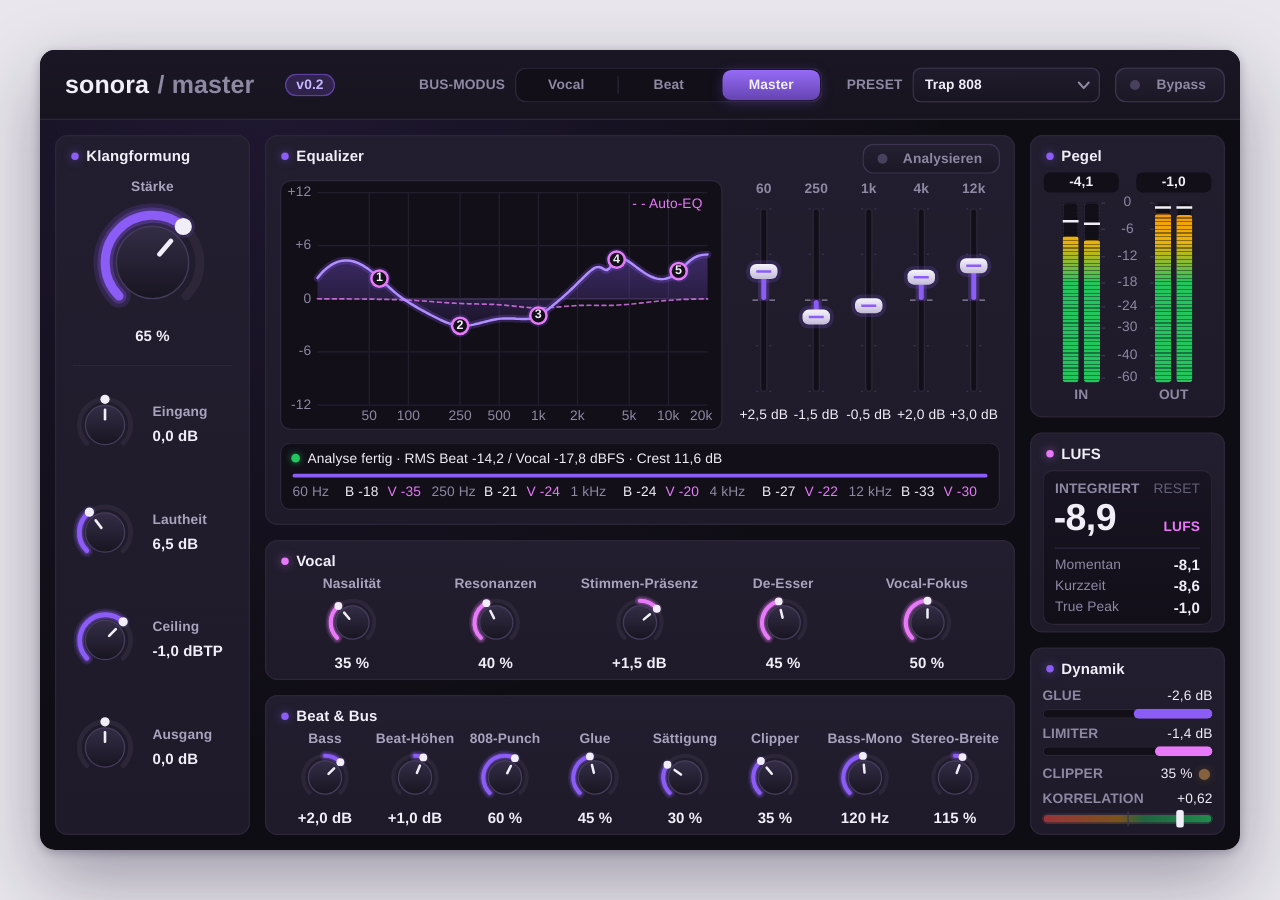
<file: plugin/resource/ui-preview.html>
<!DOCTYPE html>
<html lang="de">
<head>
<meta charset="utf-8">
<meta name="viewport" content="width=device-width, initial-scale=1">
<title>SONORA Master – Vorschau</title>
<!-- GENERATED by plugin/src/ui/tools/gen_ui.py from the same layout as the .uidesc - do not edit by hand. -->
<style>
*{box-sizing:border-box}
html,body{margin:0;height:100%;overflow:hidden;background:transparent}
html.standalone,html.standalone body{background:#e9e7ed}
@media (prefers-color-scheme:dark){html.standalone,html.standalone body{background:#09080c}}
body{font-family:'Segoe UI', 'Inter', Arial, Helvetica, sans-serif;-webkit-font-smoothing:antialiased;text-rendering:geometricPrecision}
.stage{position:absolute;inset:0;display:flex;align-items:center;justify-content:center}
.plugin{position:relative;flex:none;transform-origin:center center;border-radius:12px;overflow:hidden;
  box-shadow:0 12px 28px rgba(20,10,40,.28),0 2px 6px rgba(20,10,40,.22)}
html.standalone .plugin{box-shadow:0 24px 60px rgba(20,10,40,.35),0 2px 8px rgba(20,10,40,.25)}
.abs,.t,.root,.hdr,.card,.grp,.knob,.tog,.seg,.menu,.led,.dot{position:absolute}
.t{display:flex;align-items:center;white-space:nowrap;overflow:hidden;line-height:1;letter-spacing:.1px}
.root{background:#0f0d14}
.root::before{content:"";position:absolute;inset:0;pointer-events:none;
  background:radial-gradient(circle at 18% 0,rgba(139,92,246,.135) 0,rgba(139,92,246,0) 55%)}
.hdr{background:linear-gradient(#1a1624,#17141f);box-shadow:inset 0 -1px 0 #2c2638}
.card{border-radius:10px;background:linear-gradient(#221e2f,#1e1a29);box-shadow:inset 0 0 0 1px #2c2638}
[data-dim]{opacity:.3}
.led,.dot{display:block;border-radius:50%}
.dot{left:13px;top:14px;width:6px;height:6px}
.knob svg,.abs svg{display:block;overflow:visible}
.bar{border-radius:3px;background:#120f19;box-shadow:inset 0 0 0 1px #2c2638;overflow:hidden}
.bar .lit{position:absolute;left:0;right:0;bottom:0;border-radius:2.5px;background-position:bottom!important}
.bar .seg3{position:absolute;inset:0;background:repeating-linear-gradient(to top,transparent 0 2px,rgba(15,13,20,.43) 2px 3px)}
.bar .hold{position:absolute;left:0;right:0;height:2px}
.playhead{width:8px;animation:play 4s linear infinite}
.playhead::before{content:"";position:absolute;inset:2px 0;border-radius:4px;background:rgba(241,238,248,.12)}
.playhead i{position:absolute;left:3.25px;top:0;bottom:0;width:1.5px;background:#f1eef8;box-shadow:0 0 6px rgba(241,238,248,.6)}
@keyframes play{from{transform:translateX(0)}to{transform:translateX(var(--travel))}}
.gg0,.gg1{width:78px;animation:gate .25s steps(1,end) infinite alternate}
.gg1{animation-direction:alternate-reverse}
@keyframes gate{from{width:78px}to{width:12px}}
.wave{animation:wave 6s linear infinite}
.wave.back{animation-duration:9s}
@keyframes wave{from{transform:translateX(0)}to{transform:translateX(var(--wl))}}
.bub{animation:bub 8s linear infinite}
@keyframes bub{from{transform:translateY(0);opacity:.9}to{transform:translateY(var(--rise));opacity:0}}
.voice{animation:voice 3s ease-in-out infinite alternate}
@keyframes voice{from{transform:translateX(-6px)}to{transform:translateX(6px)}}
.corr{animation:corr 2.4s ease-in-out infinite alternate}
@keyframes corr{from{transform:translateX(-5px)}to{transform:translateX(4px)}}
@keyframes grA{from{transform:scaleX(1)}to{transform:scaleX(.72)}}
@keyframes grB{from{transform:scaleX(.8)}to{transform:scaleX(1)}}
.clipled{animation:clip 1.1s ease-in-out infinite alternate}
@keyframes clip{from{opacity:1}to{opacity:.55}}
@media (prefers-reduced-motion:reduce){*{animation:none!important}}
</style>
</head>
<body>
<div class="stage"><div class="plugin" style="width:960px;height:640px"><div class="root" data-name="view" style="left:0px;top:0px;width:960px;height:640px;"><div class="hdr" data-name="header" style="left:0px;top:0px;width:960px;height:56px;"><div class="t" style="left:20px;top:14px;width:74px;height:28px;justify-content:flex-start;font-size:20px;font-weight:700;color:#f1eef8;">sonora</div><div class="t" style="left:94px;top:14px;width:110px;height:28px;justify-content:flex-start;font-size:20px;font-weight:700;color:#8f88a3;">/ master</div><div class="t" style="left:196px;top:19px;width:40px;height:18px;justify-content:center;font-size:11px;font-weight:700;color:#c9b6ff;background:rgba(139,92,246,.2);box-shadow:inset 0 0 0 1px rgba(139,92,246,.5);border-radius:9px;">v0.2</div><div class="t" style="left:282px;top:14px;width:90px;height:28px;justify-content:flex-end;font-size:11px;font-weight:700;color:#8f88a3;">BUS-MODUS</div><div class="abs seg" style="left:380px;top:14px;width:246px;height:28px;border-radius:9px;background:#120f19;box-shadow:inset 0 0 0 1px #2c2638"><div class="t" style="left:0.0px;top:0px;width:82.0px;height:28px;justify-content:center;font-size:11px;font-weight:700;color:#8f88a3;">Vocal</div><div class="abs" style="left:82.0px;top:7px;width:1px;height:14px;background:#2c2638"></div><div class="t" style="left:82.0px;top:0px;width:82.0px;height:28px;justify-content:center;font-size:11px;font-weight:700;color:#8f88a3;">Beat</div><div class="abs" style="left:166.0px;top:2px;width:78.0px;height:24px;border-radius:7px;background:linear-gradient(#956bf6,#6644b2);box-shadow:0 2px 10px rgba(139,92,246,0.275)"></div><div class="t" style="left:164.0px;top:0px;width:82.0px;height:28px;justify-content:center;font-size:11px;font-weight:700;color:#f1eef8;">Master</div></div><div class="t" style="left:636px;top:14px;width:54px;height:28px;justify-content:flex-end;font-size:11px;font-weight:700;color:#8f88a3;">PRESET</div><div class="abs menu" style="left:698px;top:14px;width:150px;height:28px;border-radius:7px;background:linear-gradient(#211c2d,#181521);box-shadow:inset 0 0 0 1px #3c344e"><div class="t" style="left:10px;top:0px;width:116px;height:28px;justify-content:flex-start;font-size:11px;font-weight:700;color:#f1eef8;">Trap 808</div><svg class="abs" style="left:132px;top:10.0px" width="10" height="8"><path d="M1,2 L5,6.5 L9,2" fill="none" stroke="#8f88a3" stroke-width="1.6" stroke-linecap="round" stroke-linejoin="round"/></svg></div><div class="abs tog" style="left:860px;top:14px;width:88px;height:28px;border-radius:9px;background:linear-gradient(#252032,#1b1725);box-shadow:inset 0 0 0 1px #3c344e"><i class="led" style="left:12px;top:10.0px;width:8px;height:8px;background:#48405c;"></i><div class="t" style="left:26px;top:0px;width:54px;height:28px;justify-content:center;font-size:11px;font-weight:700;color:#8f88a3;">Bypass</div></div></div><div class="card" data-name="section-klang" style="left:12px;top:68px;width:156px;height:560px;"><i class="dot" style="background:#8b5cf6;box-shadow:0 0 8px rgba(139,92,246,0.549)"></i><div class="t" style="left:25px;top:9px;width:121px;height:16px;justify-content:flex-start;font-size:12px;font-weight:700;color:#f1eef8;">Klangformung</div><div class="t" style="left:0px;top:34px;width:156px;height:16px;justify-content:center;font-size:11px;font-weight:700;color:#aaa3be;">Stärke</div><div class="abs knob" title="Master::Strength" style="left:30px;top:54px;width:96px;height:96px;"><svg width="96" height="96" viewBox="0 0 96 96"><defs><linearGradient id="kg1" x1="0" y1="0" x2="0" y2="1"><stop offset="0" stop-color="#342d46"/><stop offset="1" stop-color="#181521"/></linearGradient></defs><path d="M21.19,74.81 A37.92,37.92 0 1 1 74.81,74.81" fill="none" stroke="#2c2638" stroke-width="7.20" stroke-linecap="round"/><path d="M21.19,74.81 A37.92,37.92 0 0 1 72.63,19.17" fill="none" stroke="rgba(139,92,246,0.157)" stroke-width="18.72" stroke-linecap="round"/><path d="M21.19,74.81 A37.92,37.92 0 0 1 72.63,19.17" fill="none" stroke="rgba(139,92,246,0.275)" stroke-width="12.24" stroke-linecap="round"/><path d="M21.19,74.81 A37.92,37.92 0 0 1 72.63,19.17" fill="none" stroke="rgba(139,92,246,1.000)" stroke-width="7.20" stroke-linecap="round"/><circle cx="48.0" cy="48.0" r="28.92" fill="url(#kg1)" stroke="#463d5c" stroke-width="1"/><line x1="53.63" y1="41.40" x2="62.65" y2="30.85" stroke="#f1eef8" stroke-width="3.84" stroke-linecap="round"/><circle cx="72.63" cy="19.17" r="6.84" fill="#f1eef8"/></svg></div><div class="t" style="left:0px;top:152px;width:156px;height:18px;justify-content:center;font-size:12px;font-weight:700;color:#f1eef8;font-variant-numeric:tabular-nums;">65 %</div><div class="abs" style="left:14px;top:184px;width:128px;height:1px;background:#2c2638"></div><div class="grp" data-name="grp-input" style="left:0px;top:194px;width:156px;height:76px;"><div class="abs knob" title="Master::Input" style="left:14px;top:12px;width:52px;height:52px;"><svg width="52" height="52" viewBox="0 0 52 52"><defs><linearGradient id="kg2" x1="0" y1="0" x2="0" y2="1"><stop offset="0" stop-color="#342d46"/><stop offset="1" stop-color="#181521"/></linearGradient></defs><path d="M11.48,40.52 A20.54,20.54 0 1 1 40.52,40.52" fill="none" stroke="#2c2638" stroke-width="3.90" stroke-linecap="round"/><circle cx="26.0" cy="26.0" r="15.66" fill="url(#kg2)" stroke="#463d5c" stroke-width="1"/><line x1="26.00" y1="21.30" x2="26.00" y2="13.78" stroke="#f1eef8" stroke-width="2.08" stroke-linecap="round"/><circle cx="26.00" cy="5.46" r="3.70" fill="#f1eef8"/></svg></div><div class="t" style="left:78px;top:20.0px;width:74px;height:16px;justify-content:flex-start;font-size:11px;font-weight:700;color:#aaa3be;">Eingang</div><div class="t" style="left:78px;top:38.0px;width:74px;height:18px;justify-content:flex-start;font-size:12px;font-weight:700;color:#f1eef8;font-variant-numeric:tabular-nums;">0,0 dB</div></div><div class="grp" data-name="grp-loudness" data-rule="0=2" data-steps="2" style="left:0px;top:280px;width:156px;height:76px;"><div class="abs knob" title="Master::Loudness" style="left:14px;top:12px;width:52px;height:52px;"><svg width="52" height="52" viewBox="0 0 52 52"><defs><linearGradient id="kg3" x1="0" y1="0" x2="0" y2="1"><stop offset="0" stop-color="#342d46"/><stop offset="1" stop-color="#181521"/></linearGradient></defs><path d="M11.48,40.52 A20.54,20.54 0 1 1 40.52,40.52" fill="none" stroke="#2c2638" stroke-width="3.90" stroke-linecap="round"/><path d="M11.48,40.52 A20.54,20.54 0 0 1 13.50,9.70" fill="none" stroke="rgba(139,92,246,0.157)" stroke-width="10.14" stroke-linecap="round"/><path d="M11.48,40.52 A20.54,20.54 0 0 1 13.50,9.70" fill="none" stroke="rgba(139,92,246,0.275)" stroke-width="6.63" stroke-linecap="round"/><path d="M11.48,40.52 A20.54,20.54 0 0 1 13.50,9.70" fill="none" stroke="rgba(139,92,246,1.000)" stroke-width="3.90" stroke-linecap="round"/><circle cx="26.0" cy="26.0" r="15.66" fill="url(#kg3)" stroke="#463d5c" stroke-width="1"/><line x1="23.14" y1="22.27" x2="18.56" y2="16.31" stroke="#f1eef8" stroke-width="2.08" stroke-linecap="round"/><circle cx="13.50" cy="9.70" r="3.70" fill="#f1eef8"/></svg></div><div class="t" style="left:78px;top:20.0px;width:74px;height:16px;justify-content:flex-start;font-size:11px;font-weight:700;color:#aaa3be;">Lautheit</div><div class="t" style="left:78px;top:38.0px;width:74px;height:18px;justify-content:flex-start;font-size:12px;font-weight:700;color:#f1eef8;font-variant-numeric:tabular-nums;">6,5 dB</div></div><div class="grp" data-name="grp-ceiling" data-rule="0=2" data-steps="2" style="left:0px;top:366px;width:156px;height:76px;"><div class="abs knob" title="Master::Ceiling" style="left:14px;top:12px;width:52px;height:52px;"><svg width="52" height="52" viewBox="0 0 52 52"><defs><linearGradient id="kg4" x1="0" y1="0" x2="0" y2="1"><stop offset="0" stop-color="#342d46"/><stop offset="1" stop-color="#181521"/></linearGradient></defs><path d="M11.48,40.52 A20.54,20.54 0 1 1 40.52,40.52" fill="none" stroke="#2c2638" stroke-width="3.90" stroke-linecap="round"/><path d="M11.48,40.52 A20.54,20.54 0 0 1 40.52,11.48" fill="none" stroke="rgba(139,92,246,0.157)" stroke-width="10.14" stroke-linecap="round"/><path d="M11.48,40.52 A20.54,20.54 0 0 1 40.52,11.48" fill="none" stroke="rgba(139,92,246,0.275)" stroke-width="6.63" stroke-linecap="round"/><path d="M11.48,40.52 A20.54,20.54 0 0 1 40.52,11.48" fill="none" stroke="rgba(139,92,246,1.000)" stroke-width="3.90" stroke-linecap="round"/><circle cx="26.0" cy="26.0" r="15.66" fill="url(#kg4)" stroke="#463d5c" stroke-width="1"/><line x1="29.32" y1="22.68" x2="34.64" y2="17.36" stroke="#f1eef8" stroke-width="2.08" stroke-linecap="round"/><circle cx="40.52" cy="11.48" r="3.70" fill="#f1eef8"/></svg></div><div class="t" style="left:78px;top:20.0px;width:74px;height:16px;justify-content:flex-start;font-size:11px;font-weight:700;color:#aaa3be;">Ceiling</div><div class="t" style="left:78px;top:38.0px;width:74px;height:18px;justify-content:flex-start;font-size:12px;font-weight:700;color:#f1eef8;font-variant-numeric:tabular-nums;">-1,0 dBTP</div></div><div class="grp" data-name="grp-output" style="left:0px;top:452px;width:156px;height:76px;"><div class="abs knob" title="Master::Output" style="left:14px;top:12px;width:52px;height:52px;"><svg width="52" height="52" viewBox="0 0 52 52"><defs><linearGradient id="kg5" x1="0" y1="0" x2="0" y2="1"><stop offset="0" stop-color="#342d46"/><stop offset="1" stop-color="#181521"/></linearGradient></defs><path d="M11.48,40.52 A20.54,20.54 0 1 1 40.52,40.52" fill="none" stroke="#2c2638" stroke-width="3.90" stroke-linecap="round"/><circle cx="26.0" cy="26.0" r="15.66" fill="url(#kg5)" stroke="#463d5c" stroke-width="1"/><line x1="26.00" y1="21.30" x2="26.00" y2="13.78" stroke="#f1eef8" stroke-width="2.08" stroke-linecap="round"/><circle cx="26.00" cy="5.46" r="3.70" fill="#f1eef8"/></svg></div><div class="t" style="left:78px;top:20.0px;width:74px;height:16px;justify-content:flex-start;font-size:11px;font-weight:700;color:#aaa3be;">Ausgang</div><div class="t" style="left:78px;top:38.0px;width:74px;height:18px;justify-content:flex-start;font-size:12px;font-weight:700;color:#f1eef8;font-variant-numeric:tabular-nums;">0,0 dB</div></div></div><div class="card" data-name="section-eq" style="left:180px;top:68px;width:600px;height:312px;"><i class="dot" style="background:#8b5cf6;box-shadow:0 0 8px rgba(139,92,246,0.549)"></i><div class="t" style="left:25px;top:9px;width:565px;height:16px;justify-content:flex-start;font-size:12px;font-weight:700;color:#f1eef8;">Equalizer</div><div class="grp" data-name="grp-analyze" data-rule="0=1,2" data-steps="2" style="left:478px;top:7px;width:110px;height:24px;"><div class="abs tog" style="left:0px;top:0px;width:110px;height:24px;border-radius:9px;background:linear-gradient(#252032,#1b1725);box-shadow:inset 0 0 0 1px #3c344e"><i class="led" style="left:12px;top:8.0px;width:8px;height:8px;background:#48405c;"></i><div class="t" style="left:26px;top:0px;width:76px;height:24px;justify-content:center;font-size:11px;font-weight:700;color:#8f88a3;">Analysieren</div></div></div><div class="abs" style="left:12px;top:36px;width:354px;height:200px"><svg class="abs" style="left:0;top:0" width="354" height="200"><rect x=".5" y=".5" width="353" height="199" rx="8" fill="#120f19" stroke="#2c2638"/><line x1="30.0" y1="180.0" x2="342.0" y2="180.0" stroke="#231e2e"/><line x1="30.0" y1="137.5" x2="342.0" y2="137.5" stroke="#231e2e"/><line x1="30.0" y1="95.0" x2="342.0" y2="95.0" stroke="#3c344e"/><line x1="30.0" y1="52.5" x2="342.0" y2="52.5" stroke="#231e2e"/><line x1="30.0" y1="10.0" x2="342.0" y2="10.0" stroke="#231e2e"/><line x1="71.4" y1="10.0" x2="71.4" y2="180.0" stroke="#231e2e"/><line x1="102.7" y1="10.0" x2="102.7" y2="180.0" stroke="#231e2e"/><line x1="144.1" y1="10.0" x2="144.1" y2="180.0" stroke="#231e2e"/><line x1="175.4" y1="10.0" x2="175.4" y2="180.0" stroke="#231e2e"/><line x1="206.7" y1="10.0" x2="206.7" y2="180.0" stroke="#231e2e"/><line x1="238.0" y1="10.0" x2="238.0" y2="180.0" stroke="#231e2e"/><line x1="279.4" y1="10.0" x2="279.4" y2="180.0" stroke="#231e2e"/><line x1="310.7" y1="10.0" x2="310.7" y2="180.0" stroke="#231e2e"/><defs><linearGradient id="eg6" gradientUnits="userSpaceOnUse" x1="0" y1="59.6" x2="0" y2="125.0"><stop offset="0" stop-color="rgba(139,92,246,0.353)"/><stop offset="1" stop-color="rgba(139,92,246,0.039)"/></linearGradient></defs><polygon points="30.0,95.0 30.0,78.4 32.0,75.9 34.0,73.6 36.0,71.7 38.1,70.0 40.1,68.5 42.1,67.3 44.1,66.3 46.1,65.5 48.1,64.9 50.1,64.6 52.1,64.4 54.2,64.4 56.2,64.6 58.2,65.0 60.2,65.6 62.2,66.3 64.2,67.3 66.2,68.3 68.2,69.6 70.3,70.9 72.3,72.5 74.3,74.1 76.3,75.8 78.3,77.6 80.3,79.5 82.3,81.3 84.3,83.2 86.4,85.0 88.4,86.8 90.4,88.6 92.4,90.3 94.4,91.9 96.4,93.4 98.4,94.9 100.5,96.3 102.5,97.6 104.5,98.9 106.5,100.1 108.5,101.3 110.5,102.5 112.5,103.6 114.5,104.7 116.6,105.8 118.6,106.9 120.6,108.0 122.6,109.0 124.6,110.0 126.6,111.0 128.6,112.0 130.6,112.9 132.7,113.8 134.7,114.5 136.7,115.2 138.7,115.7 140.7,116.2 142.7,116.5 144.7,116.6 146.7,116.7 148.8,116.6 150.8,116.4 152.8,116.1 154.8,115.7 156.8,115.2 158.8,114.8 160.8,114.2 162.9,113.7 164.9,113.2 166.9,112.7 168.9,112.2 170.9,111.8 172.9,111.4 174.9,111.1 176.9,110.9 179.0,110.8 181.0,110.7 183.0,110.7 185.0,110.7 187.0,110.8 189.0,111.0 191.0,111.1 193.0,111.2 195.1,111.2 197.1,111.2 199.1,111.0 201.1,110.6 203.1,110.0 205.1,109.2 207.1,108.2 209.1,107.1 211.2,105.8 213.2,104.4 215.2,102.9 217.2,101.3 219.2,99.6 221.2,98.0 223.2,96.3 225.3,94.5 227.3,92.7 229.3,90.9 231.3,89.1 233.3,87.2 235.3,85.3 237.3,83.3 239.3,81.3 241.4,79.3 243.4,77.3 245.4,75.4 247.4,73.5 249.4,71.9 251.4,70.5 253.4,69.7 255.4,69.6 257.5,70.3 259.5,71.6 261.5,72.1 263.5,70.7 265.5,67.9 267.5,65.3 269.5,63.5 271.5,62.7 273.6,62.8 275.6,63.3 277.6,64.3 279.6,65.6 281.6,67.0 283.6,68.5 285.6,70.1 287.7,71.6 289.7,73.0 291.7,74.4 293.7,75.6 295.7,76.7 297.7,77.6 299.7,78.4 301.7,78.9 303.8,79.2 305.8,79.3 307.8,79.1 309.8,78.6 311.8,77.9 313.8,76.8 315.8,75.5 317.8,73.9 319.9,72.1 321.9,70.2 323.9,68.2 325.9,66.4 327.9,64.6 329.9,63.1 331.9,61.9 333.9,61.0 336.0,60.3 338.0,59.9 340.0,59.7 342.0,59.6 342.0,95.0" fill="url(#eg6)"/><polyline points="30.0,95.0 32.0,95.1 34.0,95.1 36.0,95.1 38.1,95.1 40.1,95.1 42.1,95.1 44.1,95.1 46.1,95.1 48.1,95.1 50.1,95.1 52.1,95.1 54.2,95.1 56.2,95.2 58.2,95.2 60.2,95.2 62.2,95.2 64.2,95.2 66.2,95.2 68.2,95.3 70.3,95.3 72.3,95.3 74.3,95.3 76.3,95.4 78.3,95.4 80.3,95.4 82.3,95.5 84.3,95.5 86.4,95.6 88.4,95.6 90.4,95.7 92.4,95.7 94.4,95.8 96.4,95.9 98.4,96.0 100.5,96.0 102.5,96.1 104.5,96.2 106.5,96.3 108.5,96.4 110.5,96.6 112.5,96.7 114.5,96.8 116.6,96.9 118.6,97.1 120.6,97.2 122.6,97.4 124.6,97.5 126.6,97.7 128.6,97.8 130.6,98.0 132.7,98.1 134.7,98.3 136.7,98.4 138.7,98.5 140.7,98.6 142.7,98.7 144.7,98.8 146.7,98.9 148.8,98.9 150.8,99.0 152.8,99.0 154.8,99.1 156.8,99.1 158.8,99.2 160.8,99.2 162.9,99.3 164.9,99.3 166.9,99.4 168.9,99.5 170.9,99.6 172.9,99.7 174.9,99.8 176.9,100.0 179.0,100.1 181.0,100.3 183.0,100.5 185.0,100.7 187.0,100.9 189.0,101.1 191.0,101.3 193.0,101.5 195.1,101.7 197.1,101.9 199.1,102.1 201.1,102.2 203.1,102.3 205.1,102.3 207.1,102.4 209.1,102.4 211.2,102.3 213.2,102.2 215.2,102.1 217.2,102.0 219.2,101.9 221.2,101.7 223.2,101.5 225.3,101.4 227.3,101.2 229.3,101.0 231.3,100.9 233.3,100.7 235.3,100.6 237.3,100.5 239.3,100.4 241.4,100.3 243.4,100.3 245.4,100.3 247.4,100.2 249.4,100.2 251.4,100.2 253.4,100.3 255.4,100.3 257.5,100.3 259.5,100.3 261.5,100.3 263.5,100.3 265.5,100.3 267.5,100.2 269.5,100.1 271.5,100.0 273.6,99.9 275.6,99.8 277.6,99.6 279.6,99.4 281.6,99.2 283.6,99.0 285.6,98.8 287.7,98.5 289.7,98.3 291.7,98.1 293.7,97.9 295.7,97.6 297.7,97.4 299.7,97.2 301.7,97.0 303.8,96.8 305.8,96.7 307.8,96.5 309.8,96.3 311.8,96.2 313.8,96.1 315.8,95.9 317.8,95.8 319.9,95.7 321.9,95.6 323.9,95.5 325.9,95.5 327.9,95.4 329.9,95.3 331.9,95.3 333.9,95.2 336.0,95.2 338.0,95.1 340.0,95.1 342.0,95.1" fill="none" stroke="rgba(232,121,249,0.784)" stroke-width="1.4" stroke-dasharray="3 3" stroke-linecap="round"/><polyline points="30.0,78.4 32.0,75.9 34.0,73.6 36.0,71.7 38.1,70.0 40.1,68.5 42.1,67.3 44.1,66.3 46.1,65.5 48.1,64.9 50.1,64.6 52.1,64.4 54.2,64.4 56.2,64.6 58.2,65.0 60.2,65.6 62.2,66.3 64.2,67.3 66.2,68.3 68.2,69.6 70.3,70.9 72.3,72.5 74.3,74.1 76.3,75.8 78.3,77.6 80.3,79.5 82.3,81.3 84.3,83.2 86.4,85.0 88.4,86.8 90.4,88.6 92.4,90.3 94.4,91.9 96.4,93.4 98.4,94.9 100.5,96.3 102.5,97.6 104.5,98.9 106.5,100.1 108.5,101.3 110.5,102.5 112.5,103.6 114.5,104.7 116.6,105.8 118.6,106.9 120.6,108.0 122.6,109.0 124.6,110.0 126.6,111.0 128.6,112.0 130.6,112.9 132.7,113.8 134.7,114.5 136.7,115.2 138.7,115.7 140.7,116.2 142.7,116.5 144.7,116.6 146.7,116.7 148.8,116.6 150.8,116.4 152.8,116.1 154.8,115.7 156.8,115.2 158.8,114.8 160.8,114.2 162.9,113.7 164.9,113.2 166.9,112.7 168.9,112.2 170.9,111.8 172.9,111.4 174.9,111.1 176.9,110.9 179.0,110.8 181.0,110.7 183.0,110.7 185.0,110.7 187.0,110.8 189.0,111.0 191.0,111.1 193.0,111.2 195.1,111.2 197.1,111.2 199.1,111.0 201.1,110.6 203.1,110.0 205.1,109.2 207.1,108.2 209.1,107.1 211.2,105.8 213.2,104.4 215.2,102.9 217.2,101.3 219.2,99.6 221.2,98.0 223.2,96.3 225.3,94.5 227.3,92.7 229.3,90.9 231.3,89.1 233.3,87.2 235.3,85.3 237.3,83.3 239.3,81.3 241.4,79.3 243.4,77.3 245.4,75.4 247.4,73.5 249.4,71.9 251.4,70.5 253.4,69.7 255.4,69.6 257.5,70.3 259.5,71.6 261.5,72.1 263.5,70.7 265.5,67.9 267.5,65.3 269.5,63.5 271.5,62.7 273.6,62.8 275.6,63.3 277.6,64.3 279.6,65.6 281.6,67.0 283.6,68.5 285.6,70.1 287.7,71.6 289.7,73.0 291.7,74.4 293.7,75.6 295.7,76.7 297.7,77.6 299.7,78.4 301.7,78.9 303.8,79.2 305.8,79.3 307.8,79.1 309.8,78.6 311.8,77.9 313.8,76.8 315.8,75.5 317.8,73.9 319.9,72.1 321.9,70.2 323.9,68.2 325.9,66.4 327.9,64.6 329.9,63.1 331.9,61.9 333.9,61.0 336.0,60.3 338.0,59.9 340.0,59.7 342.0,59.6" fill="none" stroke="rgba(139,92,246,0.235)" stroke-width="6" stroke-linejoin="round" stroke-linecap="round"/><polyline points="30.0,78.4 32.0,75.9 34.0,73.6 36.0,71.7 38.1,70.0 40.1,68.5 42.1,67.3 44.1,66.3 46.1,65.5 48.1,64.9 50.1,64.6 52.1,64.4 54.2,64.4 56.2,64.6 58.2,65.0 60.2,65.6 62.2,66.3 64.2,67.3 66.2,68.3 68.2,69.6 70.3,70.9 72.3,72.5 74.3,74.1 76.3,75.8 78.3,77.6 80.3,79.5 82.3,81.3 84.3,83.2 86.4,85.0 88.4,86.8 90.4,88.6 92.4,90.3 94.4,91.9 96.4,93.4 98.4,94.9 100.5,96.3 102.5,97.6 104.5,98.9 106.5,100.1 108.5,101.3 110.5,102.5 112.5,103.6 114.5,104.7 116.6,105.8 118.6,106.9 120.6,108.0 122.6,109.0 124.6,110.0 126.6,111.0 128.6,112.0 130.6,112.9 132.7,113.8 134.7,114.5 136.7,115.2 138.7,115.7 140.7,116.2 142.7,116.5 144.7,116.6 146.7,116.7 148.8,116.6 150.8,116.4 152.8,116.1 154.8,115.7 156.8,115.2 158.8,114.8 160.8,114.2 162.9,113.7 164.9,113.2 166.9,112.7 168.9,112.2 170.9,111.8 172.9,111.4 174.9,111.1 176.9,110.9 179.0,110.8 181.0,110.7 183.0,110.7 185.0,110.7 187.0,110.8 189.0,111.0 191.0,111.1 193.0,111.2 195.1,111.2 197.1,111.2 199.1,111.0 201.1,110.6 203.1,110.0 205.1,109.2 207.1,108.2 209.1,107.1 211.2,105.8 213.2,104.4 215.2,102.9 217.2,101.3 219.2,99.6 221.2,98.0 223.2,96.3 225.3,94.5 227.3,92.7 229.3,90.9 231.3,89.1 233.3,87.2 235.3,85.3 237.3,83.3 239.3,81.3 241.4,79.3 243.4,77.3 245.4,75.4 247.4,73.5 249.4,71.9 251.4,70.5 253.4,69.7 255.4,69.6 257.5,70.3 259.5,71.6 261.5,72.1 263.5,70.7 265.5,67.9 267.5,65.3 269.5,63.5 271.5,62.7 273.6,62.8 275.6,63.3 277.6,64.3 279.6,65.6 281.6,67.0 283.6,68.5 285.6,70.1 287.7,71.6 289.7,73.0 291.7,74.4 293.7,75.6 295.7,76.7 297.7,77.6 299.7,78.4 301.7,78.9 303.8,79.2 305.8,79.3 307.8,79.1 309.8,78.6 311.8,77.9 313.8,76.8 315.8,75.5 317.8,73.9 319.9,72.1 321.9,70.2 323.9,68.2 325.9,66.4 327.9,64.6 329.9,63.1 331.9,61.9 333.9,61.0 336.0,60.3 338.0,59.9 340.0,59.7 342.0,59.6" fill="none" stroke="#b08fff" stroke-width="2" stroke-linejoin="round" stroke-linecap="round"/><circle cx="79.6" cy="78.8" r="9" fill="rgba(139,92,246,0.196)"/><circle cx="79.6" cy="78.8" r="6.5" fill="#120f19" stroke="#e879f9" stroke-width="2"/><circle cx="144.1" cy="116.6" r="9" fill="rgba(139,92,246,0.196)"/><circle cx="144.1" cy="116.6" r="6.5" fill="#120f19" stroke="#e879f9" stroke-width="2"/><circle cx="206.7" cy="108.5" r="9" fill="rgba(139,92,246,0.196)"/><circle cx="206.7" cy="108.5" r="6.5" fill="#120f19" stroke="#e879f9" stroke-width="2"/><circle cx="269.3" cy="63.7" r="9" fill="rgba(139,92,246,0.196)"/><circle cx="269.3" cy="63.7" r="6.5" fill="#120f19" stroke="#e879f9" stroke-width="2"/><circle cx="318.9" cy="72.9" r="9" fill="rgba(139,92,246,0.196)"/><circle cx="318.9" cy="72.9" r="6.5" fill="#120f19" stroke="#e879f9" stroke-width="2"/></svg><div class="t" style="left:4px;top:173.0px;width:21.0px;height:14px;justify-content:flex-end;font-size:11px;font-weight:400;color:#8f88a3;">-12</div><div class="t" style="left:4px;top:130.5px;width:21.0px;height:14px;justify-content:flex-end;font-size:11px;font-weight:400;color:#8f88a3;">-6</div><div class="t" style="left:4px;top:88.0px;width:21.0px;height:14px;justify-content:flex-end;font-size:11px;font-weight:400;color:#8f88a3;">0</div><div class="t" style="left:4px;top:45.5px;width:21.0px;height:14px;justify-content:flex-end;font-size:11px;font-weight:400;color:#8f88a3;">+6</div><div class="t" style="left:4px;top:3.0px;width:21.0px;height:14px;justify-content:flex-end;font-size:11px;font-weight:400;color:#8f88a3;">+12</div><div class="t" style="left:51.38576090189191px;top:182.0px;width:40px;height:14px;justify-content:center;font-size:11px;font-weight:400;color:#8f88a3;">50</div><div class="t" style="left:82.69288045094595px;top:182.0px;width:40px;height:14px;justify-content:center;font-size:11px;font-weight:400;color:#8f88a3;">100</div><div class="t" style="left:124.07864135283788px;top:182.0px;width:40px;height:14px;justify-content:center;font-size:11px;font-weight:400;color:#8f88a3;">250</div><div class="t" style="left:155.3857609018919px;top:182.0px;width:40px;height:14px;justify-content:center;font-size:11px;font-weight:400;color:#8f88a3;">500</div><div class="t" style="left:186.69288045094598px;top:182.0px;width:40px;height:14px;justify-content:center;font-size:11px;font-weight:400;color:#8f88a3;">1k</div><div class="t" style="left:218.00000000000003px;top:182.0px;width:40px;height:14px;justify-content:center;font-size:11px;font-weight:400;color:#8f88a3;">2k</div><div class="t" style="left:259.3857609018919px;top:182.0px;width:40px;height:14px;justify-content:center;font-size:11px;font-weight:400;color:#8f88a3;">5k</div><div class="t" style="left:290.69288045094595px;top:182.0px;width:40px;height:14px;justify-content:center;font-size:11px;font-weight:400;color:#8f88a3;">10k</div><div class="t" style="left:312.00000000000006px;top:182.0px;width:34px;height:14px;justify-content:flex-end;font-size:11px;font-weight:400;color:#8f88a3;">20k</div><div class="t" style="left:252.0px;top:12.0px;width:86px;height:14px;justify-content:flex-end;font-size:11px;font-weight:400;color:#e879f9;">- - Auto-EQ</div><div class="t" style="left:73.6206104908449px;top:71.80436677709238px;width:12px;height:14px;justify-content:center;font-size:11px;font-weight:700;color:#f1eef8;font-size:10px;">1</div><div class="t" style="left:138.07864135283788px;top:109.5879839150513px;width:12px;height:14px;justify-content:center;font-size:11px;font-weight:700;color:#f1eef8;font-size:10px;">2</div><div class="t" style="left:200.69288045094598px;top:101.46018663213074px;width:12px;height:14px;justify-content:center;font-size:11px;font-weight:700;color:#f1eef8;font-size:10px;">3</div><div class="t" style="left:263.30711954905405px;top:56.657605677809045px;width:12px;height:14px;justify-content:center;font-size:11px;font-weight:700;color:#f1eef8;font-size:10px;">4</div><div class="t" style="left:312.92773003989896px;top:65.93993302357882px;width:12px;height:14px;justify-content:center;font-size:11px;font-weight:700;color:#f1eef8;font-size:10px;">5</div></div><div class="t" style="left:378px;top:36px;width:42px;height:14px;justify-content:center;font-size:11px;font-weight:700;color:#8f88a3;">60</div><svg class="abs" style="left:384px;top:52px" width="30" height="160"><defs><linearGradient id="fg7" x1="0" y1="0" x2="0" y2="1"><stop offset="0" stop-color="#f6f3fc"/><stop offset="1" stop-color="#c4bcd8"/></linearGradient></defs><rect x="12.5" y="7" width="5" height="146" rx="2.5" fill="#120f19" stroke="#2c2638"/><path d="M9.0,7.0 H10.5 M19.5,7.0 H21.0" stroke="#3c344e"/><path d="M9.0,43.5 H10.5 M19.5,43.5 H21.0" stroke="#3c344e"/><path d="M6.0,80.0 H10.5 M19.5,80.0 H24.0" stroke="#8f88a3"/><path d="M9.0,116.5 H10.5 M19.5,116.5 H21.0" stroke="#3c344e"/><path d="M9.0,153.0 H10.5 M19.5,153.0 H21.0" stroke="#3c344e"/><rect x="10.5" y="56.1875" width="9" height="24.8125" rx="3" fill="rgba(139,92,246,0.235)"/><rect x="13.0" y="57.1875" width="4" height="22.8125" rx="2" fill="#8b5cf6"/><rect x="1.0" y="48.1875" width="28" height="18" rx="8" fill="rgba(139,92,246,0.176)"/><rect x="4.0" y="51.1875" width="22" height="12" rx="5" fill="url(#fg7)"/><line x1="9.0" y1="57.1875" x2="21.0" y2="57.1875" stroke="#8b5cf6" stroke-width="2"/></svg><div class="t" style="left:376px;top:216px;width:46px;height:16px;justify-content:center;font-size:11px;font-weight:400;color:#f1eef8;font-variant-numeric:tabular-nums;">+2,5 dB</div><div class="t" style="left:420px;top:36px;width:42px;height:14px;justify-content:center;font-size:11px;font-weight:700;color:#8f88a3;">250</div><svg class="abs" style="left:426px;top:52px" width="30" height="160"><defs><linearGradient id="fg8" x1="0" y1="0" x2="0" y2="1"><stop offset="0" stop-color="#f6f3fc"/><stop offset="1" stop-color="#c4bcd8"/></linearGradient></defs><rect x="12.5" y="7" width="5" height="146" rx="2.5" fill="#120f19" stroke="#2c2638"/><path d="M9.0,7.0 H10.5 M19.5,7.0 H21.0" stroke="#3c344e"/><path d="M9.0,43.5 H10.5 M19.5,43.5 H21.0" stroke="#3c344e"/><path d="M6.0,80.0 H10.5 M19.5,80.0 H24.0" stroke="#8f88a3"/><path d="M9.0,116.5 H10.5 M19.5,116.5 H21.0" stroke="#3c344e"/><path d="M9.0,153.0 H10.5 M19.5,153.0 H21.0" stroke="#3c344e"/><rect x="10.5" y="79.0" width="9" height="15.6875" rx="3" fill="rgba(139,92,246,0.235)"/><rect x="13.0" y="80.0" width="4" height="13.6875" rx="2" fill="#8b5cf6"/><rect x="1.0" y="84.6875" width="28" height="18" rx="8" fill="rgba(139,92,246,0.176)"/><rect x="4.0" y="87.6875" width="22" height="12" rx="5" fill="url(#fg8)"/><line x1="9.0" y1="93.6875" x2="21.0" y2="93.6875" stroke="#8b5cf6" stroke-width="2"/></svg><div class="t" style="left:418px;top:216px;width:46px;height:16px;justify-content:center;font-size:11px;font-weight:400;color:#f1eef8;font-variant-numeric:tabular-nums;">-1,5 dB</div><div class="t" style="left:462px;top:36px;width:42px;height:14px;justify-content:center;font-size:11px;font-weight:700;color:#8f88a3;">1k</div><svg class="abs" style="left:468px;top:52px" width="30" height="160"><defs><linearGradient id="fg9" x1="0" y1="0" x2="0" y2="1"><stop offset="0" stop-color="#f6f3fc"/><stop offset="1" stop-color="#c4bcd8"/></linearGradient></defs><rect x="12.5" y="7" width="5" height="146" rx="2.5" fill="#120f19" stroke="#2c2638"/><path d="M9.0,7.0 H10.5 M19.5,7.0 H21.0" stroke="#3c344e"/><path d="M9.0,43.5 H10.5 M19.5,43.5 H21.0" stroke="#3c344e"/><path d="M6.0,80.0 H10.5 M19.5,80.0 H24.0" stroke="#8f88a3"/><path d="M9.0,116.5 H10.5 M19.5,116.5 H21.0" stroke="#3c344e"/><path d="M9.0,153.0 H10.5 M19.5,153.0 H21.0" stroke="#3c344e"/><rect x="10.5" y="79.0" width="9" height="6.5625" rx="3" fill="rgba(139,92,246,0.235)"/><rect x="13.0" y="80.0" width="4" height="4.5625" rx="2" fill="#8b5cf6"/><rect x="1.0" y="75.5625" width="28" height="18" rx="8" fill="rgba(139,92,246,0.176)"/><rect x="4.0" y="78.5625" width="22" height="12" rx="5" fill="url(#fg9)"/><line x1="9.0" y1="84.5625" x2="21.0" y2="84.5625" stroke="#8b5cf6" stroke-width="2"/></svg><div class="t" style="left:460px;top:216px;width:46px;height:16px;justify-content:center;font-size:11px;font-weight:400;color:#f1eef8;font-variant-numeric:tabular-nums;">-0,5 dB</div><div class="t" style="left:504px;top:36px;width:42px;height:14px;justify-content:center;font-size:11px;font-weight:700;color:#8f88a3;">4k</div><svg class="abs" style="left:510px;top:52px" width="30" height="160"><defs><linearGradient id="fg10" x1="0" y1="0" x2="0" y2="1"><stop offset="0" stop-color="#f6f3fc"/><stop offset="1" stop-color="#c4bcd8"/></linearGradient></defs><rect x="12.5" y="7" width="5" height="146" rx="2.5" fill="#120f19" stroke="#2c2638"/><path d="M9.0,7.0 H10.5 M19.5,7.0 H21.0" stroke="#3c344e"/><path d="M9.0,43.5 H10.5 M19.5,43.5 H21.0" stroke="#3c344e"/><path d="M6.0,80.0 H10.5 M19.5,80.0 H24.0" stroke="#8f88a3"/><path d="M9.0,116.5 H10.5 M19.5,116.5 H21.0" stroke="#3c344e"/><path d="M9.0,153.0 H10.5 M19.5,153.0 H21.0" stroke="#3c344e"/><rect x="10.5" y="60.75" width="9" height="20.25" rx="3" fill="rgba(139,92,246,0.235)"/><rect x="13.0" y="61.75" width="4" height="18.25" rx="2" fill="#8b5cf6"/><rect x="1.0" y="52.75" width="28" height="18" rx="8" fill="rgba(139,92,246,0.176)"/><rect x="4.0" y="55.75" width="22" height="12" rx="5" fill="url(#fg10)"/><line x1="9.0" y1="61.75" x2="21.0" y2="61.75" stroke="#8b5cf6" stroke-width="2"/></svg><div class="t" style="left:502px;top:216px;width:46px;height:16px;justify-content:center;font-size:11px;font-weight:400;color:#f1eef8;font-variant-numeric:tabular-nums;">+2,0 dB</div><div class="t" style="left:546px;top:36px;width:42px;height:14px;justify-content:center;font-size:11px;font-weight:700;color:#8f88a3;">12k</div><svg class="abs" style="left:552px;top:52px" width="30" height="160"><defs><linearGradient id="fg11" x1="0" y1="0" x2="0" y2="1"><stop offset="0" stop-color="#f6f3fc"/><stop offset="1" stop-color="#c4bcd8"/></linearGradient></defs><rect x="12.5" y="7" width="5" height="146" rx="2.5" fill="#120f19" stroke="#2c2638"/><path d="M9.0,7.0 H10.5 M19.5,7.0 H21.0" stroke="#3c344e"/><path d="M9.0,43.5 H10.5 M19.5,43.5 H21.0" stroke="#3c344e"/><path d="M6.0,80.0 H10.5 M19.5,80.0 H24.0" stroke="#8f88a3"/><path d="M9.0,116.5 H10.5 M19.5,116.5 H21.0" stroke="#3c344e"/><path d="M9.0,153.0 H10.5 M19.5,153.0 H21.0" stroke="#3c344e"/><rect x="10.5" y="51.625" width="9" height="29.375" rx="3" fill="rgba(139,92,246,0.235)"/><rect x="13.0" y="52.625" width="4" height="27.375" rx="2" fill="#8b5cf6"/><rect x="1.0" y="43.625" width="28" height="18" rx="8" fill="rgba(139,92,246,0.176)"/><rect x="4.0" y="46.625" width="22" height="12" rx="5" fill="url(#fg11)"/><line x1="9.0" y1="52.625" x2="21.0" y2="52.625" stroke="#8b5cf6" stroke-width="2"/></svg><div class="t" style="left:544px;top:216px;width:46px;height:16px;justify-content:center;font-size:11px;font-weight:400;color:#f1eef8;font-variant-numeric:tabular-nums;">+3,0 dB</div><div class="abs" style="left:12px;top:246px;width:576px;height:54px;border-radius:8px;background:#120f19;box-shadow:inset 0 0 0 1px #2c2638"><i class="led" style="left:9px;top:9px;width:7px;height:7px;background:#22c55e;box-shadow:0 0 6px rgba(34,197,94,0.627)"></i><div class="t" style="left:22px;top:5px;width:544px;height:16px;justify-content:flex-start;font-size:11px;font-weight:400;color:#f1eef8;">Analyse fertig · RMS Beat -14,2 / Vocal -17,8 dBFS · Crest 11,6 dB</div><div class="abs" style="left:10px;top:25px;width:556px;height:3px;border-radius:1.5px;background:#8b5cf6"></div><div class="t" style="left:10.0px;top:31px;width:44px;height:19px;justify-content:flex-start;font-size:11px;font-weight:400;color:#8f88a3;">60 Hz</div><div class="t" style="left:52.0px;top:31px;width:34px;height:19px;justify-content:flex-start;font-size:11px;font-weight:400;color:#f1eef8;">B -18</div><div class="t" style="left:86.0px;top:31px;width:35.2px;height:19px;justify-content:flex-start;font-size:11px;font-weight:400;color:#e879f9;">V -35</div><div class="t" style="left:121.2px;top:31px;width:44px;height:19px;justify-content:flex-start;font-size:11px;font-weight:400;color:#8f88a3;">250 Hz</div><div class="t" style="left:163.2px;top:31px;width:34px;height:19px;justify-content:flex-start;font-size:11px;font-weight:400;color:#f1eef8;">B -21</div><div class="t" style="left:197.2px;top:31px;width:35.2px;height:19px;justify-content:flex-start;font-size:11px;font-weight:400;color:#e879f9;">V -24</div><div class="t" style="left:232.4px;top:31px;width:44px;height:19px;justify-content:flex-start;font-size:11px;font-weight:400;color:#8f88a3;">1 kHz</div><div class="t" style="left:274.4px;top:31px;width:34px;height:19px;justify-content:flex-start;font-size:11px;font-weight:400;color:#f1eef8;">B -24</div><div class="t" style="left:308.4px;top:31px;width:35.2px;height:19px;justify-content:flex-start;font-size:11px;font-weight:400;color:#e879f9;">V -20</div><div class="t" style="left:343.6px;top:31px;width:44px;height:19px;justify-content:flex-start;font-size:11px;font-weight:400;color:#8f88a3;">4 kHz</div><div class="t" style="left:385.6px;top:31px;width:34px;height:19px;justify-content:flex-start;font-size:11px;font-weight:400;color:#f1eef8;">B -27</div><div class="t" style="left:419.6px;top:31px;width:35.2px;height:19px;justify-content:flex-start;font-size:11px;font-weight:400;color:#e879f9;">V -22</div><div class="t" style="left:454.8px;top:31px;width:44px;height:19px;justify-content:flex-start;font-size:11px;font-weight:400;color:#8f88a3;">12 kHz</div><div class="t" style="left:496.8px;top:31px;width:34px;height:19px;justify-content:flex-start;font-size:11px;font-weight:400;color:#f1eef8;">B -33</div><div class="t" style="left:530.8px;top:31px;width:35.2px;height:19px;justify-content:flex-start;font-size:11px;font-weight:400;color:#e879f9;">V -30</div></div></div><div class="card" data-name="section-vocal" style="left:180px;top:392px;width:600px;height:112px;"><i class="dot" style="background:#e879f9;box-shadow:0 0 8px rgba(232,121,249,0.549)"></i><div class="t" style="left:25px;top:9px;width:565px;height:16px;justify-content:flex-start;font-size:12px;font-weight:700;color:#f1eef8;">Vocal</div><div class="grp" data-name="grp-nasal" data-rule="0=0,2" data-steps="2" style="left:12px;top:28px;width:115px;height:78px;"><div class="t" style="left:0px;top:0px;width:115px;height:14px;justify-content:center;font-size:11px;font-weight:700;color:#aaa3be;">Nasalität</div><div class="abs knob" title="Master::Nasal" style="left:35.5px;top:16px;width:44px;height:44px;"><svg width="44" height="44" viewBox="0 0 44 44"><defs><linearGradient id="kg12" x1="0" y1="0" x2="0" y2="1"><stop offset="0" stop-color="#342d46"/><stop offset="1" stop-color="#181521"/></linearGradient></defs><path d="M9.71,34.29 A17.38,17.38 0 1 1 34.29,34.29" fill="none" stroke="#2c2638" stroke-width="3.30" stroke-linecap="round"/><path d="M9.71,34.29 A17.38,17.38 0 0 1 10.71,8.78" fill="none" stroke="rgba(232,121,249,0.157)" stroke-width="8.58" stroke-linecap="round"/><path d="M9.71,34.29 A17.38,17.38 0 0 1 10.71,8.78" fill="none" stroke="rgba(232,121,249,0.275)" stroke-width="5.61" stroke-linecap="round"/><path d="M9.71,34.29 A17.38,17.38 0 0 1 10.71,8.78" fill="none" stroke="rgba(232,121,249,1.000)" stroke-width="3.30" stroke-linecap="round"/><circle cx="22.0" cy="22.0" r="13.26" fill="url(#kg12)" stroke="#463d5c" stroke-width="1"/><line x1="19.42" y1="18.98" x2="15.29" y2="14.14" stroke="#f1eef8" stroke-width="2.00" stroke-linecap="round"/><circle cx="10.71" cy="8.78" r="3.13" fill="#f1eef8"/></svg></div><div class="t" style="left:0px;top:62px;width:115px;height:16px;justify-content:center;font-size:12px;font-weight:700;color:#f1eef8;font-variant-numeric:tabular-nums;">35 %</div></div><div class="grp" data-name="grp-resonance" data-rule="0=0,2" data-steps="2" style="left:127px;top:28px;width:115px;height:78px;"><div class="t" style="left:0px;top:0px;width:115px;height:14px;justify-content:center;font-size:11px;font-weight:700;color:#aaa3be;">Resonanzen</div><div class="abs knob" title="Master::Resonance" style="left:35.5px;top:16px;width:44px;height:44px;"><svg width="44" height="44" viewBox="0 0 44 44"><defs><linearGradient id="kg13" x1="0" y1="0" x2="0" y2="1"><stop offset="0" stop-color="#342d46"/><stop offset="1" stop-color="#181521"/></linearGradient></defs><path d="M9.71,34.29 A17.38,17.38 0 1 1 34.29,34.29" fill="none" stroke="#2c2638" stroke-width="3.30" stroke-linecap="round"/><path d="M9.71,34.29 A17.38,17.38 0 0 1 14.11,6.51" fill="none" stroke="rgba(232,121,249,0.157)" stroke-width="8.58" stroke-linecap="round"/><path d="M9.71,34.29 A17.38,17.38 0 0 1 14.11,6.51" fill="none" stroke="rgba(232,121,249,0.275)" stroke-width="5.61" stroke-linecap="round"/><path d="M9.71,34.29 A17.38,17.38 0 0 1 14.11,6.51" fill="none" stroke="rgba(232,121,249,1.000)" stroke-width="3.30" stroke-linecap="round"/><circle cx="22.0" cy="22.0" r="13.26" fill="url(#kg13)" stroke="#463d5c" stroke-width="1"/><line x1="20.19" y1="18.46" x2="17.31" y2="12.79" stroke="#f1eef8" stroke-width="2.00" stroke-linecap="round"/><circle cx="14.11" cy="6.51" r="3.13" fill="#f1eef8"/></svg></div><div class="t" style="left:0px;top:62px;width:115px;height:16px;justify-content:center;font-size:12px;font-weight:700;color:#f1eef8;font-variant-numeric:tabular-nums;">40 %</div></div><div class="grp" data-name="grp-presence" data-rule="0=0,2" data-steps="2" style="left:242px;top:28px;width:115px;height:78px;"><div class="t" style="left:0px;top:0px;width:115px;height:14px;justify-content:center;font-size:11px;font-weight:700;color:#aaa3be;">Stimmen-Präsenz</div><div class="abs knob" title="Master::Presence" style="left:35.5px;top:16px;width:44px;height:44px;"><svg width="44" height="44" viewBox="0 0 44 44"><defs><linearGradient id="kg14" x1="0" y1="0" x2="0" y2="1"><stop offset="0" stop-color="#342d46"/><stop offset="1" stop-color="#181521"/></linearGradient></defs><path d="M9.71,34.29 A17.38,17.38 0 1 1 34.29,34.29" fill="none" stroke="#2c2638" stroke-width="3.30" stroke-linecap="round"/><path d="M22.00,4.62 A17.38,17.38 0 0 1 35.43,10.97" fill="none" stroke="rgba(232,121,249,0.157)" stroke-width="8.58" stroke-linecap="round"/><path d="M22.00,4.62 A17.38,17.38 0 0 1 35.43,10.97" fill="none" stroke="rgba(232,121,249,0.275)" stroke-width="5.61" stroke-linecap="round"/><path d="M22.00,4.62 A17.38,17.38 0 0 1 35.43,10.97" fill="none" stroke="rgba(232,121,249,1.000)" stroke-width="3.30" stroke-linecap="round"/><circle cx="22.0" cy="22.0" r="13.26" fill="url(#kg14)" stroke="#463d5c" stroke-width="1"/><line x1="25.07" y1="19.48" x2="29.99" y2="15.44" stroke="#f1eef8" stroke-width="2.00" stroke-linecap="round"/><circle cx="35.43" cy="10.97" r="3.13" fill="#f1eef8"/></svg></div><div class="t" style="left:0px;top:62px;width:115px;height:16px;justify-content:center;font-size:12px;font-weight:700;color:#f1eef8;font-variant-numeric:tabular-nums;">+1,5 dB</div></div><div class="grp" data-name="grp-deesser" data-rule="0=0,2" data-steps="2" style="left:357px;top:28px;width:115px;height:78px;"><div class="t" style="left:0px;top:0px;width:115px;height:14px;justify-content:center;font-size:11px;font-weight:700;color:#aaa3be;">De-Esser</div><div class="abs knob" title="Master::DeEsser" style="left:35.5px;top:16px;width:44px;height:44px;"><svg width="44" height="44" viewBox="0 0 44 44"><defs><linearGradient id="kg15" x1="0" y1="0" x2="0" y2="1"><stop offset="0" stop-color="#342d46"/><stop offset="1" stop-color="#181521"/></linearGradient></defs><path d="M9.71,34.29 A17.38,17.38 0 1 1 34.29,34.29" fill="none" stroke="#2c2638" stroke-width="3.30" stroke-linecap="round"/><path d="M9.71,34.29 A17.38,17.38 0 0 1 17.94,5.10" fill="none" stroke="rgba(232,121,249,0.157)" stroke-width="8.58" stroke-linecap="round"/><path d="M9.71,34.29 A17.38,17.38 0 0 1 17.94,5.10" fill="none" stroke="rgba(232,121,249,0.275)" stroke-width="5.61" stroke-linecap="round"/><path d="M9.71,34.29 A17.38,17.38 0 0 1 17.94,5.10" fill="none" stroke="rgba(232,121,249,1.000)" stroke-width="3.30" stroke-linecap="round"/><circle cx="22.0" cy="22.0" r="13.26" fill="url(#kg15)" stroke="#463d5c" stroke-width="1"/><line x1="21.07" y1="18.13" x2="19.59" y2="11.95" stroke="#f1eef8" stroke-width="2.00" stroke-linecap="round"/><circle cx="17.94" cy="5.10" r="3.13" fill="#f1eef8"/></svg></div><div class="t" style="left:0px;top:62px;width:115px;height:16px;justify-content:center;font-size:12px;font-weight:700;color:#f1eef8;font-variant-numeric:tabular-nums;">45 %</div></div><div class="grp" data-name="grp-vocalfocus" data-rule="0=1,2" data-steps="2" style="left:472px;top:28px;width:115px;height:78px;"><div class="t" style="left:0px;top:0px;width:115px;height:14px;justify-content:center;font-size:11px;font-weight:700;color:#aaa3be;">Vocal-Fokus</div><div class="abs knob" title="Master::VocalFocus" style="left:35.5px;top:16px;width:44px;height:44px;"><svg width="44" height="44" viewBox="0 0 44 44"><defs><linearGradient id="kg16" x1="0" y1="0" x2="0" y2="1"><stop offset="0" stop-color="#342d46"/><stop offset="1" stop-color="#181521"/></linearGradient></defs><path d="M9.71,34.29 A17.38,17.38 0 1 1 34.29,34.29" fill="none" stroke="#2c2638" stroke-width="3.30" stroke-linecap="round"/><path d="M9.71,34.29 A17.38,17.38 0 0 1 22.00,4.62" fill="none" stroke="rgba(232,121,249,0.157)" stroke-width="8.58" stroke-linecap="round"/><path d="M9.71,34.29 A17.38,17.38 0 0 1 22.00,4.62" fill="none" stroke="rgba(232,121,249,0.275)" stroke-width="5.61" stroke-linecap="round"/><path d="M9.71,34.29 A17.38,17.38 0 0 1 22.00,4.62" fill="none" stroke="rgba(232,121,249,1.000)" stroke-width="3.30" stroke-linecap="round"/><circle cx="22.0" cy="22.0" r="13.26" fill="url(#kg16)" stroke="#463d5c" stroke-width="1"/><line x1="22.00" y1="18.02" x2="22.00" y2="11.66" stroke="#f1eef8" stroke-width="2.00" stroke-linecap="round"/><circle cx="22.00" cy="4.62" r="3.13" fill="#f1eef8"/></svg></div><div class="t" style="left:0px;top:62px;width:115px;height:16px;justify-content:center;font-size:12px;font-weight:700;color:#f1eef8;font-variant-numeric:tabular-nums;">50 %</div></div></div><div class="card" data-name="section-beat" style="left:180px;top:516px;width:600px;height:112px;"><i class="dot" style="background:#8b5cf6;box-shadow:0 0 8px rgba(139,92,246,0.549)"></i><div class="t" style="left:25px;top:9px;width:565px;height:16px;justify-content:flex-start;font-size:12px;font-weight:700;color:#f1eef8;">Beat &amp; Bus</div><div class="grp" data-name="grp-bass" data-rule="0=1,2" data-steps="2" style="left:12px;top:28px;width:72px;height:78px;"><div class="t" style="left:0px;top:0px;width:72px;height:14px;justify-content:center;font-size:11px;font-weight:700;color:#aaa3be;">Bass</div><div class="abs knob" title="Master::Bass" style="left:14.0px;top:16px;width:44px;height:44px;"><svg width="44" height="44" viewBox="0 0 44 44"><defs><linearGradient id="kg17" x1="0" y1="0" x2="0" y2="1"><stop offset="0" stop-color="#342d46"/><stop offset="1" stop-color="#181521"/></linearGradient></defs><path d="M9.71,34.29 A17.38,17.38 0 1 1 34.29,34.29" fill="none" stroke="#2c2638" stroke-width="3.30" stroke-linecap="round"/><path d="M22.00,4.62 A17.38,17.38 0 0 1 34.29,9.71" fill="none" stroke="rgba(139,92,246,0.157)" stroke-width="8.58" stroke-linecap="round"/><path d="M22.00,4.62 A17.38,17.38 0 0 1 34.29,9.71" fill="none" stroke="rgba(139,92,246,0.275)" stroke-width="5.61" stroke-linecap="round"/><path d="M22.00,4.62 A17.38,17.38 0 0 1 34.29,9.71" fill="none" stroke="rgba(139,92,246,1.000)" stroke-width="3.30" stroke-linecap="round"/><circle cx="22.0" cy="22.0" r="13.26" fill="url(#kg17)" stroke="#463d5c" stroke-width="1"/><line x1="24.81" y1="19.19" x2="29.31" y2="14.69" stroke="#f1eef8" stroke-width="2.00" stroke-linecap="round"/><circle cx="34.29" cy="9.71" r="3.13" fill="#f1eef8"/></svg></div><div class="t" style="left:0px;top:62px;width:72px;height:16px;justify-content:center;font-size:12px;font-weight:700;color:#f1eef8;font-variant-numeric:tabular-nums;">+2,0 dB</div></div><div class="grp" data-name="grp-beathighs" data-rule="0=1,2" data-steps="2" style="left:84px;top:28px;width:72px;height:78px;"><div class="t" style="left:0px;top:0px;width:72px;height:14px;justify-content:center;font-size:11px;font-weight:700;color:#aaa3be;">Beat-Höhen</div><div class="abs knob" title="Master::BeatHighs" style="left:14.0px;top:16px;width:44px;height:44px;"><svg width="44" height="44" viewBox="0 0 44 44"><defs><linearGradient id="kg18" x1="0" y1="0" x2="0" y2="1"><stop offset="0" stop-color="#342d46"/><stop offset="1" stop-color="#181521"/></linearGradient></defs><path d="M9.71,34.29 A17.38,17.38 0 1 1 34.29,34.29" fill="none" stroke="#2c2638" stroke-width="3.30" stroke-linecap="round"/><path d="M22.00,4.62 A17.38,17.38 0 0 1 28.65,5.94" fill="none" stroke="rgba(139,92,246,0.157)" stroke-width="8.58" stroke-linecap="round"/><path d="M22.00,4.62 A17.38,17.38 0 0 1 28.65,5.94" fill="none" stroke="rgba(139,92,246,0.275)" stroke-width="5.61" stroke-linecap="round"/><path d="M22.00,4.62 A17.38,17.38 0 0 1 28.65,5.94" fill="none" stroke="rgba(139,92,246,1.000)" stroke-width="3.30" stroke-linecap="round"/><circle cx="22.0" cy="22.0" r="13.26" fill="url(#kg18)" stroke="#463d5c" stroke-width="1"/><line x1="23.52" y1="18.33" x2="25.96" y2="12.45" stroke="#f1eef8" stroke-width="2.00" stroke-linecap="round"/><circle cx="28.65" cy="5.94" r="3.13" fill="#f1eef8"/></svg></div><div class="t" style="left:0px;top:62px;width:72px;height:16px;justify-content:center;font-size:12px;font-weight:700;color:#f1eef8;font-variant-numeric:tabular-nums;">+1,0 dB</div></div><div class="grp" data-name="grp-punch" data-rule="0=1,2" data-steps="2" style="left:156px;top:28px;width:72px;height:78px;"><div class="t" style="left:0px;top:0px;width:72px;height:14px;justify-content:center;font-size:11px;font-weight:700;color:#aaa3be;">808-Punch</div><div class="abs knob" title="Master::Punch808" style="left:14.0px;top:16px;width:44px;height:44px;"><svg width="44" height="44" viewBox="0 0 44 44"><defs><linearGradient id="kg19" x1="0" y1="0" x2="0" y2="1"><stop offset="0" stop-color="#342d46"/><stop offset="1" stop-color="#181521"/></linearGradient></defs><path d="M9.71,34.29 A17.38,17.38 0 1 1 34.29,34.29" fill="none" stroke="#2c2638" stroke-width="3.30" stroke-linecap="round"/><path d="M9.71,34.29 A17.38,17.38 0 0 1 29.89,6.51" fill="none" stroke="rgba(139,92,246,0.157)" stroke-width="8.58" stroke-linecap="round"/><path d="M9.71,34.29 A17.38,17.38 0 0 1 29.89,6.51" fill="none" stroke="rgba(139,92,246,0.275)" stroke-width="5.61" stroke-linecap="round"/><path d="M9.71,34.29 A17.38,17.38 0 0 1 29.89,6.51" fill="none" stroke="rgba(139,92,246,1.000)" stroke-width="3.30" stroke-linecap="round"/><circle cx="22.0" cy="22.0" r="13.26" fill="url(#kg19)" stroke="#463d5c" stroke-width="1"/><line x1="23.81" y1="18.46" x2="26.69" y2="12.79" stroke="#f1eef8" stroke-width="2.00" stroke-linecap="round"/><circle cx="29.89" cy="6.51" r="3.13" fill="#f1eef8"/></svg></div><div class="t" style="left:0px;top:62px;width:72px;height:16px;justify-content:center;font-size:12px;font-weight:700;color:#f1eef8;font-variant-numeric:tabular-nums;">60 %</div></div><div class="grp" data-name="grp-glue" style="left:228px;top:28px;width:72px;height:78px;"><div class="t" style="left:0px;top:0px;width:72px;height:14px;justify-content:center;font-size:11px;font-weight:700;color:#aaa3be;">Glue</div><div class="abs knob" title="Master::Glue" style="left:14.0px;top:16px;width:44px;height:44px;"><svg width="44" height="44" viewBox="0 0 44 44"><defs><linearGradient id="kg20" x1="0" y1="0" x2="0" y2="1"><stop offset="0" stop-color="#342d46"/><stop offset="1" stop-color="#181521"/></linearGradient></defs><path d="M9.71,34.29 A17.38,17.38 0 1 1 34.29,34.29" fill="none" stroke="#2c2638" stroke-width="3.30" stroke-linecap="round"/><path d="M9.71,34.29 A17.38,17.38 0 0 1 17.94,5.10" fill="none" stroke="rgba(139,92,246,0.157)" stroke-width="8.58" stroke-linecap="round"/><path d="M9.71,34.29 A17.38,17.38 0 0 1 17.94,5.10" fill="none" stroke="rgba(139,92,246,0.275)" stroke-width="5.61" stroke-linecap="round"/><path d="M9.71,34.29 A17.38,17.38 0 0 1 17.94,5.10" fill="none" stroke="rgba(139,92,246,1.000)" stroke-width="3.30" stroke-linecap="round"/><circle cx="22.0" cy="22.0" r="13.26" fill="url(#kg20)" stroke="#463d5c" stroke-width="1"/><line x1="21.07" y1="18.13" x2="19.59" y2="11.95" stroke="#f1eef8" stroke-width="2.00" stroke-linecap="round"/><circle cx="17.94" cy="5.10" r="3.13" fill="#f1eef8"/></svg></div><div class="t" style="left:0px;top:62px;width:72px;height:16px;justify-content:center;font-size:12px;font-weight:700;color:#f1eef8;font-variant-numeric:tabular-nums;">45 %</div></div><div class="grp" data-name="grp-saturation" style="left:300px;top:28px;width:72px;height:78px;"><div class="t" style="left:0px;top:0px;width:72px;height:14px;justify-content:center;font-size:11px;font-weight:700;color:#aaa3be;">Sättigung</div><div class="abs knob" title="Master::Saturation" style="left:14.0px;top:16px;width:44px;height:44px;"><svg width="44" height="44" viewBox="0 0 44 44"><defs><linearGradient id="kg21" x1="0" y1="0" x2="0" y2="1"><stop offset="0" stop-color="#342d46"/><stop offset="1" stop-color="#181521"/></linearGradient></defs><path d="M9.71,34.29 A17.38,17.38 0 1 1 34.29,34.29" fill="none" stroke="#2c2638" stroke-width="3.30" stroke-linecap="round"/><path d="M9.71,34.29 A17.38,17.38 0 0 1 7.94,11.78" fill="none" stroke="rgba(139,92,246,0.157)" stroke-width="8.58" stroke-linecap="round"/><path d="M9.71,34.29 A17.38,17.38 0 0 1 7.94,11.78" fill="none" stroke="rgba(139,92,246,0.275)" stroke-width="5.61" stroke-linecap="round"/><path d="M9.71,34.29 A17.38,17.38 0 0 1 7.94,11.78" fill="none" stroke="rgba(139,92,246,1.000)" stroke-width="3.30" stroke-linecap="round"/><circle cx="22.0" cy="22.0" r="13.26" fill="url(#kg21)" stroke="#463d5c" stroke-width="1"/><line x1="18.78" y1="19.66" x2="13.64" y2="15.92" stroke="#f1eef8" stroke-width="2.00" stroke-linecap="round"/><circle cx="7.94" cy="11.78" r="3.13" fill="#f1eef8"/></svg></div><div class="t" style="left:0px;top:62px;width:72px;height:16px;justify-content:center;font-size:12px;font-weight:700;color:#f1eef8;font-variant-numeric:tabular-nums;">30 %</div></div><div class="grp" data-name="grp-clipper" data-rule="0=2" data-steps="2" style="left:372px;top:28px;width:72px;height:78px;"><div class="t" style="left:0px;top:0px;width:72px;height:14px;justify-content:center;font-size:11px;font-weight:700;color:#aaa3be;">Clipper</div><div class="abs knob" title="Master::Clipper" style="left:14.0px;top:16px;width:44px;height:44px;"><svg width="44" height="44" viewBox="0 0 44 44"><defs><linearGradient id="kg22" x1="0" y1="0" x2="0" y2="1"><stop offset="0" stop-color="#342d46"/><stop offset="1" stop-color="#181521"/></linearGradient></defs><path d="M9.71,34.29 A17.38,17.38 0 1 1 34.29,34.29" fill="none" stroke="#2c2638" stroke-width="3.30" stroke-linecap="round"/><path d="M9.71,34.29 A17.38,17.38 0 0 1 10.71,8.78" fill="none" stroke="rgba(139,92,246,0.157)" stroke-width="8.58" stroke-linecap="round"/><path d="M9.71,34.29 A17.38,17.38 0 0 1 10.71,8.78" fill="none" stroke="rgba(139,92,246,0.275)" stroke-width="5.61" stroke-linecap="round"/><path d="M9.71,34.29 A17.38,17.38 0 0 1 10.71,8.78" fill="none" stroke="rgba(139,92,246,1.000)" stroke-width="3.30" stroke-linecap="round"/><circle cx="22.0" cy="22.0" r="13.26" fill="url(#kg22)" stroke="#463d5c" stroke-width="1"/><line x1="19.42" y1="18.98" x2="15.29" y2="14.14" stroke="#f1eef8" stroke-width="2.00" stroke-linecap="round"/><circle cx="10.71" cy="8.78" r="3.13" fill="#f1eef8"/></svg></div><div class="t" style="left:0px;top:62px;width:72px;height:16px;justify-content:center;font-size:12px;font-weight:700;color:#f1eef8;font-variant-numeric:tabular-nums;">35 %</div></div><div class="grp" data-name="grp-bassmono" data-rule="0=1,2" data-steps="2" style="left:444px;top:28px;width:72px;height:78px;"><div class="t" style="left:0px;top:0px;width:72px;height:14px;justify-content:center;font-size:11px;font-weight:700;color:#aaa3be;">Bass-Mono</div><div class="abs knob" title="Master::BassMono" style="left:14.0px;top:16px;width:44px;height:44px;"><svg width="44" height="44" viewBox="0 0 44 44"><defs><linearGradient id="kg23" x1="0" y1="0" x2="0" y2="1"><stop offset="0" stop-color="#342d46"/><stop offset="1" stop-color="#181521"/></linearGradient></defs><path d="M9.71,34.29 A17.38,17.38 0 1 1 34.29,34.29" fill="none" stroke="#2c2638" stroke-width="3.30" stroke-linecap="round"/><path d="M9.71,34.29 A17.38,17.38 0 0 1 20.36,4.70" fill="none" stroke="rgba(139,92,246,0.157)" stroke-width="8.58" stroke-linecap="round"/><path d="M9.71,34.29 A17.38,17.38 0 0 1 20.36,4.70" fill="none" stroke="rgba(139,92,246,0.275)" stroke-width="5.61" stroke-linecap="round"/><path d="M9.71,34.29 A17.38,17.38 0 0 1 20.36,4.70" fill="none" stroke="rgba(139,92,246,1.000)" stroke-width="3.30" stroke-linecap="round"/><circle cx="22.0" cy="22.0" r="13.26" fill="url(#kg23)" stroke="#463d5c" stroke-width="1"/><line x1="21.63" y1="18.04" x2="21.03" y2="11.71" stroke="#f1eef8" stroke-width="2.00" stroke-linecap="round"/><circle cx="20.36" cy="4.70" r="3.13" fill="#f1eef8"/></svg></div><div class="t" style="left:0px;top:62px;width:72px;height:16px;justify-content:center;font-size:12px;font-weight:700;color:#f1eef8;font-variant-numeric:tabular-nums;">120 Hz</div></div><div class="grp" data-name="grp-width" data-rule="0=1,2" data-steps="2" style="left:516px;top:28px;width:72px;height:78px;"><div class="t" style="left:0px;top:0px;width:72px;height:14px;justify-content:center;font-size:11px;font-weight:700;color:#aaa3be;">Stereo-Breite</div><div class="abs knob" title="Master::Width" style="left:14.0px;top:16px;width:44px;height:44px;"><svg width="44" height="44" viewBox="0 0 44 44"><defs><linearGradient id="kg24" x1="0" y1="0" x2="0" y2="1"><stop offset="0" stop-color="#342d46"/><stop offset="1" stop-color="#181521"/></linearGradient></defs><path d="M9.71,34.29 A17.38,17.38 0 1 1 34.29,34.29" fill="none" stroke="#2c2638" stroke-width="3.30" stroke-linecap="round"/><path d="M22.00,4.62 A17.38,17.38 0 0 1 28.02,5.69" fill="none" stroke="rgba(139,92,246,0.157)" stroke-width="8.58" stroke-linecap="round"/><path d="M22.00,4.62 A17.38,17.38 0 0 1 28.02,5.69" fill="none" stroke="rgba(139,92,246,0.275)" stroke-width="5.61" stroke-linecap="round"/><path d="M22.00,4.62 A17.38,17.38 0 0 1 28.02,5.69" fill="none" stroke="rgba(139,92,246,1.000)" stroke-width="3.30" stroke-linecap="round"/><circle cx="22.0" cy="22.0" r="13.26" fill="url(#kg24)" stroke="#463d5c" stroke-width="1"/><line x1="23.38" y1="18.27" x2="25.58" y2="12.30" stroke="#f1eef8" stroke-width="2.00" stroke-linecap="round"/><circle cx="28.02" cy="5.69" r="3.13" fill="#f1eef8"/></svg></div><div class="t" style="left:0px;top:62px;width:72px;height:16px;justify-content:center;font-size:12px;font-weight:700;color:#f1eef8;font-variant-numeric:tabular-nums;">115 %</div></div></div><div class="card" data-name="section-meters" style="left:792px;top:68px;width:156px;height:226px;"><i class="dot" style="background:#8b5cf6;box-shadow:0 0 8px rgba(139,92,246,0.549)"></i><div class="t" style="left:25px;top:9px;width:121px;height:16px;justify-content:flex-start;font-size:12px;font-weight:700;color:#f1eef8;">Pegel</div><div class="abs" style="left:10px;top:30px;width:136px;height:186px"><div class="t" style="left:1.0px;top:0px;width:60px;height:16px;justify-content:center;font-size:11px;font-weight:700;color:#f1eef8;background:#120f19;border-radius:5px;">-4,1</div><div class="t" style="left:75.0px;top:0px;width:60px;height:16px;justify-content:center;font-size:11px;font-weight:700;color:#f1eef8;background:#120f19;border-radius:5px;">-1,0</div><div class="t" style="left:50.0px;top:17.0px;width:36px;height:14px;justify-content:center;font-size:11px;font-weight:400;color:#8f88a3;">0</div><div class="abs" style="left:47.0px;top:23.5px;width:3px;height:1px;background:#3c344e"></div><div class="abs" style="left:86.0px;top:23.5px;width:3px;height:1px;background:#3c344e"></div><div class="t" style="left:50.0px;top:38.60000000000001px;width:36px;height:14px;justify-content:center;font-size:11px;font-weight:400;color:#8f88a3;">-6</div><div class="abs" style="left:47.0px;top:45.1px;width:3px;height:1px;background:#3c344e"></div><div class="abs" style="left:86.0px;top:45.1px;width:3px;height:1px;background:#3c344e"></div><div class="t" style="left:50.0px;top:60.2px;width:36px;height:14px;justify-content:center;font-size:11px;font-weight:400;color:#8f88a3;">-12</div><div class="abs" style="left:47.0px;top:66.7px;width:3px;height:1px;background:#3c344e"></div><div class="abs" style="left:86.0px;top:66.7px;width:3px;height:1px;background:#3c344e"></div><div class="t" style="left:50.0px;top:81.8px;width:36px;height:14px;justify-content:center;font-size:11px;font-weight:400;color:#8f88a3;">-18</div><div class="abs" style="left:47.0px;top:88.3px;width:3px;height:1px;background:#3c344e"></div><div class="abs" style="left:86.0px;top:88.3px;width:3px;height:1px;background:#3c344e"></div><div class="t" style="left:50.0px;top:100.52000000000001px;width:36px;height:14px;justify-content:center;font-size:11px;font-weight:400;color:#8f88a3;">-24</div><div class="abs" style="left:47.0px;top:107.0px;width:3px;height:1px;background:#3c344e"></div><div class="abs" style="left:86.0px;top:107.0px;width:3px;height:1px;background:#3c344e"></div><div class="t" style="left:50.0px;top:117.80000000000001px;width:36px;height:14px;justify-content:center;font-size:11px;font-weight:400;color:#8f88a3;">-30</div><div class="abs" style="left:47.0px;top:124.3px;width:3px;height:1px;background:#3c344e"></div><div class="abs" style="left:86.0px;top:124.3px;width:3px;height:1px;background:#3c344e"></div><div class="t" style="left:50.0px;top:139.4px;width:36px;height:14px;justify-content:center;font-size:11px;font-weight:400;color:#8f88a3;">-40</div><div class="abs" style="left:47.0px;top:145.9px;width:3px;height:1px;background:#3c344e"></div><div class="abs" style="left:86.0px;top:145.9px;width:3px;height:1px;background:#3c344e"></div><div class="t" style="left:50.0px;top:157.4px;width:36px;height:14px;justify-content:center;font-size:11px;font-weight:400;color:#8f88a3;">-60</div><div class="abs" style="left:47.0px;top:163.9px;width:3px;height:1px;background:#3c344e"></div><div class="abs" style="left:86.0px;top:163.9px;width:3px;height:1px;background:#3c344e"></div><div class="abs bar" style="left:16.0px;top:24.0px;width:13.0px;height:144.0px"><div class="lit" style="height:81.2%;background:linear-gradient(to top,#22c55e 0%,#22c55e 55.0%,#eab308 77.5%,#f59e0b 92.5%,#ef4444 98.8%,#ef4444 100%);background-size:100% 144.0px;animation:mtr0 1.30s ease-in-out infinite alternate"></div><div class="seg3"></div><div class="hold" style="bottom:128.2px;background:#f1eef8"></div></div><style>@keyframes mtr0{0%{height:81.2%}55%{height:70.0%}100%{height:77.5%}}</style><div class="abs bar" style="left:33.0px;top:24.0px;width:13.0px;height:144.0px"><div class="lit" style="height:79.5%;background:linear-gradient(to top,#22c55e 0%,#22c55e 55.0%,#eab308 77.5%,#f59e0b 92.5%,#ef4444 98.8%,#ef4444 100%);background-size:100% 144.0px;animation:mtr1 1.47s ease-in-out infinite alternate"></div><div class="seg3"></div><div class="hold" style="bottom:126.4px;background:#f1eef8"></div></div><style>@keyframes mtr1{0%{height:79.5%}55%{height:68.2%}100%{height:75.8%}}</style><div class="abs bar" style="left:90.0px;top:24.0px;width:13.0px;height:144.0px"><div class="lit" style="height:94.0%;background:linear-gradient(to top,#22c55e 0%,#22c55e 55.0%,#eab308 77.5%,#f59e0b 92.5%,#ef4444 98.8%,#ef4444 100%);background-size:100% 144.0px;animation:mtr2 1.64s ease-in-out infinite alternate"></div><div class="seg3"></div><div class="hold" style="bottom:139.4px;background:#f1eef8"></div></div><style>@keyframes mtr2{0%{height:94.0%}55%{height:82.8%}100%{height:90.2%}}</style><div class="abs bar" style="left:107.0px;top:24.0px;width:13.0px;height:144.0px"><div class="lit" style="height:92.8%;background:linear-gradient(to top,#22c55e 0%,#22c55e 55.0%,#eab308 77.5%,#f59e0b 92.5%,#ef4444 98.8%,#ef4444 100%);background-size:100% 144.0px;animation:mtr3 1.81s ease-in-out infinite alternate"></div><div class="seg3"></div><div class="hold" style="bottom:139.0px;background:#f1eef8"></div></div><style>@keyframes mtr3{0%{height:92.8%}55%{height:81.5%}100%{height:89.0%}}</style><div class="t" style="left:10.0px;top:171.0px;width:42.0px;height:15.0px;justify-content:center;font-size:11px;font-weight:700;color:#8f88a3;">IN</div><div class="t" style="left:84.0px;top:171.0px;width:42.0px;height:15.0px;justify-content:center;font-size:11px;font-weight:700;color:#8f88a3;">OUT</div></div></div><div class="card" data-name="section-loudness" style="left:792px;top:306px;width:156px;height:160px;"><i class="dot" style="background:#e879f9;box-shadow:0 0 8px rgba(232,121,249,0.549)"></i><div class="t" style="left:25px;top:9px;width:121px;height:16px;justify-content:flex-start;font-size:12px;font-weight:700;color:#f1eef8;">LUFS</div><div class="abs" style="left:10px;top:30px;width:136px;height:124px;border-radius:8px;background:linear-gradient(#181422,#120f19);box-shadow:inset 0 0 0 1px #2c2638"><div class="t" style="left:10px;top:8px;width:116px;height:14px;justify-content:flex-start;font-size:11px;font-weight:700;color:#8f88a3;">INTEGRIERT</div><div class="t" style="left:76px;top:8px;width:50px;height:14px;justify-content:flex-end;font-size:11px;font-weight:400;color:rgba(143,136,163,0.667);">RESET</div><div class="t" style="left:9px;top:22px;width:83px;height:34px;justify-content:flex-start;font-size:30px;font-weight:700;color:#f1eef8;letter-spacing:-.5px;">-8,9</div><div class="t" style="left:90px;top:38px;width:36px;height:16px;justify-content:flex-end;font-size:11px;font-weight:700;color:#e879f9;">LUFS</div><div class="abs" style="left:10px;top:62px;width:116px;height:1px;background:#2c2638"></div><div class="t" style="left:10px;top:68px;width:66px;height:16px;justify-content:flex-start;font-size:11px;font-weight:400;color:#8f88a3;">Momentan</div><div class="t" style="left:66px;top:68px;width:60px;height:16px;justify-content:flex-end;font-size:12px;font-weight:700;color:#f1eef8;font-variant-numeric:tabular-nums;">-8,1</div><div class="t" style="left:10px;top:85px;width:66px;height:16px;justify-content:flex-start;font-size:11px;font-weight:400;color:#8f88a3;">Kurzzeit</div><div class="t" style="left:66px;top:85px;width:60px;height:16px;justify-content:flex-end;font-size:12px;font-weight:700;color:#f1eef8;font-variant-numeric:tabular-nums;">-8,6</div><div class="t" style="left:10px;top:102px;width:66px;height:16px;justify-content:flex-start;font-size:11px;font-weight:400;color:#8f88a3;">True Peak</div><div class="t" style="left:66px;top:102px;width:60px;height:16px;justify-content:flex-end;font-size:12px;font-weight:700;color:#f1eef8;font-variant-numeric:tabular-nums;">-1,0</div></div></div><div class="card" data-name="section-dynamics" style="left:792px;top:478px;width:156px;height:150px;"><i class="dot" style="background:#8b5cf6;box-shadow:0 0 8px rgba(139,92,246,0.549)"></i><div class="t" style="left:25px;top:9px;width:121px;height:16px;justify-content:flex-start;font-size:12px;font-weight:700;color:#f1eef8;">Dynamik</div><div class="abs" style="left:10px;top:32px;width:136px;height:76px"><div class="t" style="left:0px;top:0px;width:60px;height:14px;justify-content:flex-start;font-size:11px;font-weight:700;color:#8f88a3;">GLUE</div><div class="t" style="left:66px;top:0px;width:70px;height:14px;justify-content:flex-end;font-size:11px;font-weight:400;color:#f1eef8;">-2,6 dB</div><div class="abs" style="left:0;top:17px;width:136px;height:8px;border-radius:4px;background:#120f19;box-shadow:inset 0 0 0 1px #2c2638;overflow:hidden"><div class="abs" style="right:0;top:0;bottom:0;width:46.5%;background:#8b5cf6;border-radius:4px;transform-origin:right;animation:grA 1.7s ease-in-out infinite alternate"></div></div><div class="t" style="left:0px;top:30px;width:60px;height:14px;justify-content:flex-start;font-size:11px;font-weight:700;color:#8f88a3;">LIMITER</div><div class="t" style="left:66px;top:30px;width:70px;height:14px;justify-content:flex-end;font-size:11px;font-weight:400;color:#f1eef8;">-1,4 dB</div><div class="abs" style="left:0;top:47px;width:136px;height:8px;border-radius:4px;background:#120f19;box-shadow:inset 0 0 0 1px #2c2638;overflow:hidden"><div class="abs" style="right:0;top:0;bottom:0;width:34.2%;background:#e879f9;border-radius:4px;transform-origin:right;animation:grB 1.7s ease-in-out infinite alternate"></div></div><div class="t" style="left:0px;top:62px;width:70px;height:14px;justify-content:flex-start;font-size:11px;font-weight:700;color:#8f88a3;">CLIPPER</div><i class="led clipled" style="left:124.5px;top:64.5px;width:9px;height:9px;background:#856140;box-shadow:0 0 8px rgba(245,158,11,0.204)"></i><div class="t" style="left:66px;top:62px;width:54px;height:14px;justify-content:flex-end;font-size:11px;font-weight:400;color:#f1eef8;">35 %</div></div><div class="abs" style="left:10px;top:114px;width:136px;height:30px"><div class="t" style="left:0px;top:0px;width:96px;height:14px;justify-content:flex-start;font-size:11px;font-weight:700;color:#8f88a3;">KORRELATION</div><div class="t" style="left:86px;top:0px;width:50px;height:14px;justify-content:flex-end;font-size:11px;font-weight:400;color:#f1eef8;">+0,62</div><div class="abs" style="left:0;top:19px;width:136px;height:8px;border-radius:4px;box-shadow:inset 0 0 0 1px #2c2638;background:linear-gradient(90deg,rgba(239,68,68,0.588) 0%,rgba(245,158,11,0.431) 45%,rgba(34,197,94,0.431) 60%,rgba(34,197,94,0.667) 100%)"></div><div class="abs" style="left:67.5px;top:17px;width:1px;height:12px;background:#3c344e"></div><div class="abs corr" style="left:107.16000000000001px;top:16px;width:6px;height:14px;border-radius:2px;background:#f1eef8"></div></div></div></div></div></div>
<script>
(function(){
  if (window.self === window.top) document.documentElement.classList.add('standalone');
  var p = document.querySelector('.plugin'), W = 960, H = 640;
  function fit(){
    var pad = window.self === window.top ? Math.max(8, Math.min(24, Math.min(innerWidth, innerHeight) * 0.03)) : 32;
    var s = Math.min((innerWidth - 2 * pad) / W, (innerHeight - 2 * pad) / H, 1.25);
    p.style.transform = 'scale(' + Math.max(0.2, s) + ')';
  }
  addEventListener('resize', fit); fit();
})();
</script>
</body>
</html>
</file>
<file: site.css>
:root {
  color-scheme: light;
  --page: #f5f4f1;
  --paper: #fff;
  --ink: #242329;
  --muted: #6a6670;
  --quiet: #706c76;
  --line: #e6e3df;
  --accent: #6546a3;
  --accent-dark: #523888;
  --accent-soft: #eee9f6;
  --sans: "Segoe UI", Arial, sans-serif;
}

* { box-sizing: border-box; }
html { scroll-behavior: smooth; }
body { min-width: 320px; min-height: 100vh; margin: 0; background: var(--page); color: var(--ink); font-family: var(--sans); -webkit-font-smoothing: antialiased; }
a { color: inherit; }
.site-shell { width: min(1240px, 100%); margin: 0 auto; padding: 0 42px; }
.site-header { height: 74px; display: flex; align-items: center; justify-content: space-between; border-bottom: 1px solid var(--line); }
.brand { display: inline-flex; align-items: center; gap: 10px; color: var(--ink); font-size: 15px; font-weight: 680; text-decoration: none; letter-spacing: -.3px; }
.brand-mark { width: 27px; height: 27px; display: grid; place-items: center; border-radius: 50%; background: var(--accent); color: white; font: italic 600 18px Georgia, serif; }
.brand-tail { color: var(--muted); font-size: 12px; font-weight: 400; }
.site-nav { display: flex; align-items: center; gap: 30px; }
.site-nav a { color: var(--muted); font-size: 12px; text-decoration: none; transition: color .16s ease; }
.site-nav a:hover, .site-nav a.active { color: var(--accent); }
.site-nav a.active { font-weight: 650; }
.home-hero { position: relative; min-height: 520px; display: grid; grid-template-columns: 1fr 1fr; align-items: center; gap: 36px; padding: 58px 0 52px; }
.hero-copy { position: relative; z-index: 1; max-width: 520px; }
.eyebrow { display: inline-flex; align-items: center; gap: 8px; color: var(--accent); font-size: 10px; font-weight: 650; letter-spacing: 1.15px; }
.eyebrow i { width: 7px; height: 7px; border-radius: 50%; background: #75a885; box-shadow: 0 0 0 4px #75a88520; }
h1, h2, h3, p { margin-top: 0; }
.home-hero h1, .plugins-hero h1 { margin: 22px 0 16px; font-size: clamp(52px, 6.4vw, 78px); font-weight: 560; letter-spacing: -5px; line-height: .98; }
.home-hero h1 span, .plugins-hero h1 span { color: var(--accent); }
.hero-copy > p, .plugins-hero > div:first-child > p { max-width: 470px; margin: 0; color: var(--muted); font-size: 15px; line-height: 1.75; }
.hero-actions { display: flex; flex-wrap: wrap; gap: 10px; margin-top: 27px; }
.button { min-height: 46px; display: inline-flex; align-items: center; justify-content: center; gap: 13px; padding: 0 19px; border: 1px solid transparent; border-radius: 5px; font-size: 12px; font-weight: 650; text-decoration: none; transition: background .16s, color .16s, border-color .16s, transform .16s; }
.button:hover { transform: translateY(-1px); }
.button-primary { border-color: var(--accent-dark); background: var(--accent); color: #fff; }
.button-primary:hover { background: var(--accent-dark); }
.button-secondary { border-color: var(--line); background: var(--paper); color: var(--ink); }
.button-secondary:hover { border-color: var(--accent); color: var(--accent); }
.hero-note { display: flex; align-items: center; gap: 8px; margin-top: 22px; color: var(--muted); font-size: 10px; }
.privacy-icon { width: 18px; height: 18px; display: grid; place-items: center; border-radius: 50%; background: #e8f0e9; color: #4a8257; font-size: 11px; font-weight: 700; }
.hero-art { position: relative; min-height: 370px; display: grid; place-items: center; overflow: hidden; border: 1px solid #e6e0ed; border-radius: 9px; background: linear-gradient(135deg, #f8f6fa 0%, #ebe5f2 54%, #f5f0f9 100%); }
.art-glow { position: absolute; width: 280px; height: 280px; border-radius: 50%; background: #9b7acb30; filter: blur(40px); }
.art-orbit { position: absolute; width: 270px; height: 270px; border: 1px solid #7658a444; border-radius: 50%; transform: rotate(-24deg) scaleY(.42); }
.orbit-one { width: 390px; height: 390px; transform: rotate(28deg) scaleY(.36); }
.orbit-two { width: 330px; height: 330px; transform: rotate(-48deg) scaleY(.55); }
.art-disc { position: relative; z-index: 1; width: 168px; height: 168px; display: flex; flex-direction: column; align-items: center; justify-content: center; border: 1px solid #ffffffbd; border-radius: 50%; background: radial-gradient(circle at 35% 30%, #fff 0%, #eee8f5 54%, #c3b4d7 100%); box-shadow: 0 18px 60px #543b7a24, inset 0 0 35px #fff9; }
.art-disc span { color: #4b3b64; font-size: 27px; font-weight: 700; letter-spacing: -1.7px; }
.art-disc small { margin-top: 6px; color: #80748f; font-size: 7px; letter-spacing: 1.3px; }
.wave-bars { position: absolute; z-index: 2; top: 50%; left: 0; width: 100%; height: 68px; display: flex; align-items: center; justify-content: center; gap: 5px; transform: translateY(-50%); opacity: .8; }
.wave-bars i { width: 2px; height: 23%; border-radius: 3px; background: #705498; }
.wave-bars i:nth-child(3n) { height: 58%; }.wave-bars i:nth-child(4n) { height: 82%; }.wave-bars i:nth-child(5n) { height: 38%; }.wave-bars i:nth-child(7n) { height: 100%; }
.art-caption { position: absolute; bottom: 21px; color: #776b86; font-size: 8px; letter-spacing: 1.5px; }
.tools-section { padding: 28px 0 75px; }
.section-heading { margin-bottom: 24px; }
.section-heading h2 { margin: 9px 0 5px; font-size: 28px; font-weight: 580; letter-spacing: -1px; }
.section-heading p { margin: 0; color: var(--muted); font-size: 12px; }
.tool-cards { display: grid; grid-template-columns: 1fr 1fr; gap: 16px; }
.tool-card { position: relative; min-height: 245px; padding: 24px 26px; border: 1px solid var(--line); border-radius: 7px; background: var(--paper); }
.tool-card.vst-card { background: linear-gradient(130deg, #f2eef8 0%, #fff 65%); }
.card-index { color: var(--quiet); font-size: 9px; font-weight: 650; letter-spacing: 1px; }
.card-badge { margin-left: 2px; padding: 2px 7px; border-radius: 999px; background: #17141f; color: #e9d5ff; letter-spacing: .6px; }
.tool-icon { position: absolute; top: 22px; right: 24px; width: 37px; height: 37px; display: grid; place-items: center; border: 1px solid #e8e2ef; border-radius: 50%; color: var(--accent); font-size: 18px; }
.tool-card h3 { margin: 24px 0 8px; font-size: 20px; font-weight: 620; letter-spacing: -.5px; }
.tool-card p { max-width: 450px; margin: 0; color: var(--muted); font-size: 12px; line-height: 1.65; }
.text-link { display: inline-flex; align-items: center; gap: 9px; margin-top: 17px; color: var(--accent); font-size: 11px; font-weight: 650; text-decoration: none; }
.text-link:hover { color: var(--accent-dark); text-decoration: underline; text-underline-offset: 3px; }
.site-footer { min-height: 66px; display: flex; align-items: center; justify-content: space-between; border-top: 1px solid var(--line); color: var(--quiet); font-size: 10px; }
.site-footer a { color: var(--muted); text-decoration: none; }
.site-footer a:hover { color: var(--accent); }
.footer-brand { color: var(--ink) !important; font-size: 9px; font-weight: 700; letter-spacing: 1px; }

.plugins-hero { position: relative; min-height: 365px; display: grid; grid-template-columns: 1.1fr .9fr; align-items: center; gap: 25px; padding: 50px 0; overflow: hidden; }
.plugins-hero h1 { margin: 17px 0 12px; font-size: clamp(44px, 5vw, 62px); letter-spacing: -3.8px; }
.plugins-hero > div:first-child > p { max-width: 470px; font-size: 13px; line-height: 1.7; }
.plugins-hero .hero-actions { margin-top: 22px; }
.version-badge { display: inline-flex; align-items: center; margin-left: 3px; padding: 3px 8px; border-radius: 999px; background: #17141f; color: #e9d5ff; font-size: 9px; font-weight: 700; letter-spacing: .6px; }
.plugins-hero-art { position: relative; height: 290px; display: grid; place-items: center; overflow: hidden; border: 1px solid #2c2638; border-radius: 10px; background: radial-gradient(ellipse at 50% 55%, #3a2763 0%, #1b1528 46%, #0f0d14 82%); box-shadow: 0 22px 50px #1a102a2e; }
.hero-ring { position: absolute; width: 210px; height: 210px; border: 1px solid #a78bfa55; border-radius: 50%; transform: scaleX(1.7) rotate(25deg); }
.ring-b { width: 155px; height: 155px; border-color: #e879f966; transform: scaleX(1.35) rotate(-35deg); }
.ring-c { width: 260px; height: 260px; transform: scaleX(.85) rotate(70deg); }
.hero-art-word { position: relative; color: #f1eef8; font-size: 30px; font-weight: 750; letter-spacing: 4px; text-shadow: 0 0 28px #8b5cf6aa; }
.hero-art-badge { position: absolute; top: 20px; left: 20px; padding: 5px 10px; border: 1px solid #8b5cf6; border-radius: 999px; background: #8b5cf626; color: #ddd6fe; font-size: 9px; font-weight: 700; letter-spacing: 1.2px; }
.hero-art-caption { position: absolute; bottom: 22px; color: #b3acc6; font-size: 9px; letter-spacing: 1.6px; }

.news-panel { margin: 0 0 6px; padding: 32px; border: 1px solid #2c2638; border-radius: 10px; background: radial-gradient(90% 120% at 0% 0%, #2a1d45 0%, #0f0d14 58%); color: #f1eef8; scroll-margin-top: 15px; }
.news-heading { max-width: 640px; margin-bottom: 22px; }
.eyebrow-dark { color: #c4b5fd; }
.news-heading h2 { margin: 10px 0 6px; font-size: 26px; font-weight: 600; letter-spacing: -.9px; }
.news-heading p { margin: 0; color: #b3acc6; font-size: 13px; line-height: 1.6; }
.news-grid { display: grid; grid-template-columns: repeat(3, minmax(0, 1fr)); gap: 10px; margin: 0; padding: 0; list-style: none; }
.news-grid li { padding: 16px 17px; border: 1px solid #2c2638; border-radius: 8px; background: #17141fcc; }
.news-grid b { display: flex; align-items: center; gap: 8px; margin-bottom: 6px; font-size: 13px; font-weight: 650; }
.news-grid b::before { width: 7px; height: 7px; flex: none; border-radius: 50%; background: linear-gradient(135deg, #8b5cf6, #e879f9); content: ""; }
.news-grid span { display: block; color: #b3acc6; font-size: 12px; line-height: 1.55; }

.plugin-list { padding: 0 0 20px; }
.plugin-feature { display: grid; grid-template-columns: minmax(0, 1.1fr) minmax(300px, .9fr); align-items: center; gap: 56px; padding: 54px 0; border-top: 1px solid var(--line); scroll-margin-top: 15px; }
.news-panel + .plugin-list > .plugin-feature:first-child { border-top: 0; }
.plugin-feature-reverse { grid-template-columns: minmax(300px, .9fr) minmax(0, 1.1fr); }
.plugin-feature-reverse .plugin-preview { order: 2; }
.plugin-preview { width: 100%; overflow: hidden; border: 1px solid #2c2638; border-radius: 10px; background: #0d0b12; box-shadow: 0 22px 50px #1a102a2e; }
.preview-bar { height: 30px; display: flex; align-items: center; gap: 5px; padding: 0 11px; border-bottom: 1px solid #241f2e; background: #17141f; }
.preview-bar > span { width: 7px; height: 7px; border-radius: 50%; background: #3a3348; }
.preview-bar > span:first-child { background: #e0787a; }.preview-bar > span:nth-child(2) { background: #e5b75e; }.preview-bar > span:nth-child(3) { background: #6fbf7e; }
.preview-bar b { margin-left: auto; margin-right: auto; color: #a59fb8; font-size: 9px; font-weight: 650; letter-spacing: 1px; transform: translateX(-16px); }
/* The preview pages scale the plugin to fit their own viewport (with a fixed 32 px inner margin).
   The window keeps the plugin's aspect ratio incl. that margin; --s only sets how large the iframe
   viewport is (window / --s), i.e. how big the inner margin looks. Keep window / --s below the
   preview's 1.25× zoom cap (Master: 1264 px, Shutter/Drowner: 864 px) so the plugin always fills. */
.preview-window { --s: .5; position: relative; width: 100%; aspect-ratio: 1024 / 704; overflow: hidden; background: radial-gradient(110% 80% at 50% 0%, #241b38 0%, #0d0b12 62%); }
.preview-window.fx-preview { --s: .72; aspect-ratio: 704 / 484; }
.preview-window iframe { position: absolute; top: 0; left: 0; width: calc(100% / var(--s)); height: calc(100% / var(--s)); border: 0; transform: scale(var(--s)); transform-origin: 0 0; }
.preview-caption { min-height: 30px; display: flex; align-items: center; justify-content: space-between; gap: 12px; padding: 0 12px; border-top: 1px solid #241f2e; background: #17141f; color: #a59fb8; font-size: 9px; letter-spacing: 1px; }
.preview-caption a { color: #c4b5fd; font-weight: 650; letter-spacing: .4px; text-decoration: none; white-space: nowrap; }
.preview-caption a:hover { color: #e9d5ff; text-decoration: underline; text-underline-offset: 3px; }
.plugin-copy { max-width: 450px; }
.plugin-number { display: flex; align-items: center; gap: 9px; color: var(--accent); font-size: 9px; font-weight: 700; letter-spacing: 1.15px; }
.plugin-number i { width: 25px; height: 1px; background: #b7a6ce; }
.plugin-copy h2 { margin: 16px 0 12px; font-size: clamp(34px, 4vw, 47px); font-weight: 580; letter-spacing: -2px; line-height: 1.02; }
.plugin-copy p { margin: 0 0 12px; color: var(--muted); font-size: 13px; line-height: 1.7; }
.plugin-copy p.plugin-lead { color: var(--ink); font-size: 15px; font-weight: 550; line-height: 1.5; }
.plugin-copy p i { color: var(--ink); font-style: normal; font-weight: 600; }
.preset-chips { display: flex; flex-wrap: wrap; gap: 6px; margin: 16px 0 0; padding: 0; list-style: none; }
.preset-chips li { padding: 4px 9px; border: 1px solid var(--line); border-radius: 999px; background: var(--paper); color: #55515b; font-size: 10.5px; font-weight: 600; }
.preset-chips li.new { border-color: #2c2638; background: #17141f; color: #f1eef8; }
.feature-list { display: grid; gap: 9px; margin: 19px 0 22px; padding: 0; list-style: none; }
.feature-list li { position: relative; padding-left: 20px; color: #4b4751; font-size: 12px; line-height: 1.5; }
.feature-list li::before { position: absolute; top: 0; left: 0; color: var(--accent); content: "✓"; font-weight: 700; }
.download-button { min-height: 45px; font-size: 11px; }
.download-meta { display: block; margin-top: 9px; color: var(--quiet); font-size: 9px; letter-spacing: 1px; }

.quickstart { padding: 54px 0 46px; border-top: 1px solid var(--line); scroll-margin-top: 15px; }
.quickstart .section-heading { max-width: 640px; }
.quickstart .section-heading p { font-size: 13px; line-height: 1.6; }
.qs-grid { display: grid; grid-template-columns: minmax(0, 1fr) minmax(0, 1.55fr) minmax(0, 1fr); align-items: start; gap: 16px; }
.qs-card { padding: 24px; border: 1px solid var(--line); border-radius: 9px; background: var(--paper); }
.qs-card-wide { border-color: #2c2638; background: #0f0d14; color: #f1eef8; }
.qs-step { color: var(--accent); font-size: 10px; font-weight: 700; letter-spacing: 1.2px; }
.qs-card-wide .qs-step { color: #c4b5fd; }
.qs-card h3 { margin: 8px 0 16px; font-size: 19px; font-weight: 620; letter-spacing: -.5px; }
.qs-list { display: grid; gap: 11px; margin: 0; padding: 0; list-style: none; counter-reset: qs; }
.qs-list li { position: relative; padding-left: 27px; color: #4b4751; font-size: 12.5px; line-height: 1.6; counter-increment: qs; }
.qs-list li::before { position: absolute; top: 1px; left: 0; width: 19px; height: 19px; display: grid; place-items: center; border-radius: 50%; background: var(--accent-soft); color: var(--accent); content: counter(qs); font-size: 10px; font-weight: 700; }
.qs-list b { color: var(--ink); font-weight: 650; }
.qs-list i { font-style: normal; font-weight: 600; }
.qs-card-wide .qs-list li { color: #cdc7db; }
.qs-card-wide .qs-list li::before { background: #2a2140; color: #ddd6fe; }
.qs-card-wide .qs-list b { color: #fff; }
.qs-card-wide .qs-list i { color: #f0abfc; }
.qs-card code { padding: 1px 4px; border-radius: 3px; background: #f0ecf5; color: #3b2d57; font: 11.5px Consolas, "Courier New", monospace; overflow-wrap: anywhere; }
.qs-downloads { display: flex; flex-wrap: wrap; gap: 6px; margin-top: 18px; }
.qs-downloads a { display: inline-flex; align-items: center; gap: 7px; min-height: 34px; padding: 0 12px; border: 1px solid #d9d1e6; border-radius: 5px; color: var(--accent); font-size: 11.5px; font-weight: 650; text-decoration: none; }
.qs-downloads a:hover { border-color: var(--accent); background: var(--accent-soft); }
.qs-note { margin: 18px 0 0; padding: 12px 13px; border-radius: 6px; background: var(--accent-soft); color: #4b4751; font-size: 11.5px; line-height: 1.6; }
.routing { margin: 0 0 20px; padding: 16px; border: 1px solid #2c2638; border-radius: 8px; background: radial-gradient(90% 120% at 100% 50%, #2a1d45 0%, #141119 70%); }
.routing-grid { display: grid; grid-template-columns: minmax(0, 1fr) 18px minmax(0, 1.15fr) 18px minmax(0, .95fr); grid-template-rows: auto 34px auto; align-items: center; }
.node { min-height: 46px; display: flex; flex-direction: column; align-items: center; justify-content: center; padding: 7px 8px; border: 1px solid #3a3150; border-radius: 7px; background: #1e1a29; color: #f1eef8; font-size: 12px; font-weight: 650; line-height: 1.25; text-align: center; }
.node small { margin-top: 3px; color: #b3acc6; font-size: 10px; font-weight: 500; }
.node-src { grid-column: 1; color: #cdc7db; font-weight: 550; }
.node-bus { grid-column: 3; border-color: #8b5cf6; }
.node-master { grid-column: 5; grid-row: 1 / 4; align-self: stretch; border-color: #e879f9; background: linear-gradient(160deg, #3a2463 0%, #1e1a29 100%); }
.node-master small, .node-bus small { color: #ddd6fe; }
.r1 { grid-row: 1; } .r3 { grid-row: 3; } .c2 { grid-column: 2; } .c4 { grid-column: 4; }
.wire { position: relative; height: 2px; background: #8b5cf6; }
.wire::after { position: absolute; top: -4px; right: -1px; border: 5px solid transparent; border-right: 0; border-left: 6px solid #8b5cf6; content: ""; }
.routing figcaption { margin-top: 12px; color: #b3acc6; font-size: 11px; line-height: 1.5; text-align: center; }
.sc-link { position: relative; grid-column: 3; grid-row: 2; justify-self: center; width: 2px; height: 100%; background: repeating-linear-gradient(#e879f9 0 4px, transparent 4px 7px); }
.sc-link::after { position: absolute; bottom: 0; left: -4px; border: 5px solid transparent; border-bottom: 0; border-top: 6px solid #e879f9; content: ""; }
.sc-link span { position: absolute; top: 50%; right: 9px; color: #f0abfc; font-size: 9.5px; font-weight: 700; letter-spacing: .8px; text-transform: uppercase; transform: translateY(-50%); }

.install-panel { display: grid; grid-template-columns: .9fr 1.1fr; gap: 20px 50px; margin: 0 0 56px; padding: 29px; border: 1px solid #e4ddec; border-radius: 9px; background: #f0ecf5; }
.install-panel h2 { margin: 10px 0 7px; font-size: 21px; font-weight: 600; letter-spacing: -.6px; }
.install-panel > div > p { margin: 0; color: var(--muted); font-size: 12px; line-height: 1.65; }
.honesty-panel ul { display: grid; gap: 14px; margin: 0; padding: 0; list-style: none; }
.honesty-panel li { display: grid; gap: 3px; color: #4b4751; font-size: 12px; line-height: 1.6; }
.honesty-panel li b { color: var(--ink); font-size: 12.5px; font-weight: 650; }
.install-panel .text-link { grid-column: 2; margin-top: -3px; }
.skip-link { position: absolute; top: -60px; left: 12px; z-index: 10; padding: 10px 14px; border-radius: 5px; background: var(--accent); color: #fff; font-size: 12px; font-weight: 650; text-decoration: none; }
.skip-link:focus { top: 12px; }
.visually-hidden { position: absolute !important; width: 1px; height: 1px; overflow: hidden; clip: rect(0 0 0 0); clip-path: inset(50%); white-space: nowrap; }
a:focus-visible { outline: 2px solid var(--accent); outline-offset: 3px; border-radius: 3px; }

@media (max-width: 1100px) {
  .qs-grid { grid-template-columns: 1fr; }
  .qs-card-wide { display: grid; grid-template-columns: minmax(0, 1fr) minmax(0, 1fr); column-gap: 26px; align-items: start; }
  .qs-card-wide .qs-step, .qs-card-wide h3 { grid-column: 1 / -1; }
  .qs-card-wide .routing { margin: 0; }
}
@media (max-width: 850px) {
  .site-shell { padding: 0 25px; }
  .home-hero { min-height: 460px; grid-template-columns: 1fr .9fr; gap: 20px; }
  .hero-art { min-height: 330px; }
  .plugin-feature, .plugin-feature-reverse { grid-template-columns: 1fr; gap: 25px; }
  .plugin-feature-reverse .plugin-preview { order: 0; }
  .preview-window { --s: .66; }
  .preview-window.fx-preview { --s: 1; }
  .news-grid { grid-template-columns: repeat(2, minmax(0, 1fr)); }
}
@media (max-width: 680px) {
  .site-shell { padding: 0 18px; }
  .site-header { height: 64px; }
  .site-nav { gap: 17px; }
  .site-nav a { font-size: 10px; }
  .home-hero { min-height: 0; grid-template-columns: 1fr; gap: 31px; padding: 54px 0 36px; }
  .home-hero h1 { font-size: clamp(52px, 13vw, 70px); }
  .hero-copy > p { max-width: 520px; font-size: 13px; }
  .hero-art { min-height: 290px; }
  .tools-section { padding: 20px 0 45px; }
  .tool-cards { grid-template-columns: 1fr; gap: 11px; }
  .tool-card { min-height: 220px; padding: 20px; }
  .tool-card h3 { margin-top: 20px; }
  .site-footer { min-height: 62px; gap: 12px; font-size: 9px; }
  .plugins-hero { min-height: 0; grid-template-columns: 1fr; gap: 26px; padding: 43px 0 32px; }
  .plugins-hero h1 { font-size: clamp(45px, 11vw, 60px); }
  .plugins-hero-art { height: 210px; }
  .plugin-feature, .plugin-feature-reverse { grid-template-columns: 1fr; gap: 25px; padding: 35px 0; }
  .plugin-feature-reverse .plugin-preview { order: 0; }
  .plugin-copy { max-width: none; }
  .plugin-copy h2 br { display: none; }
  .preview-window { --s: .52; }
  .preview-window.fx-preview { --s: .75; }
  .news-panel { padding: 24px 20px; }
  .news-heading h2 { font-size: 23px; }
  .quickstart { padding: 38px 0 32px; }
  .qs-card { padding: 20px; }
  .qs-card-wide { display: block; }
  .qs-card-wide .routing { margin: 0 0 18px; }
  .install-panel { grid-template-columns: 1fr; gap: 20px; padding: 22px; }
  .install-panel .text-link { grid-column: 1; margin-top: 0; }
}
@media (max-width: 480px) {
  .site-shell { padding: 0 14px; }
  .brand { gap: 7px; font-size: 13px; }
  .brand-mark { width: 24px; height: 24px; font-size: 16px; }
  .brand-tail { font-size: 10px; }
  .site-nav { gap: 12px; }
  .site-nav a { font-size: 9px; }
  .hero-actions { align-items: stretch; flex-direction: column; }
  .hero-actions .button { justify-content: space-between; }
  .preview-window { --s: .4; }
  .preview-window.fx-preview { --s: .55; }
  .preview-caption { font-size: 8px; letter-spacing: .6px; }
  .news-grid { grid-template-columns: 1fr; }
  .routing { padding: 12px 10px; }
  .routing-grid { grid-template-columns: minmax(0, 1fr) 12px minmax(0, 1.1fr) 12px minmax(0, .9fr); }
  .node { padding: 6px 4px; font-size: 11px; }
  .node small { font-size: 9px; }
  .site-footer { flex-wrap: wrap; justify-content: space-between; padding: 13px 0; }
  .site-footer > span { display: none; }
}
@media (max-width: 380px) {
  .site-shell { padding: 0 11px; }
  .site-nav { gap: 9px; }
  .site-nav a { font-size: 8px; }
  .install-panel code { font-size: 8px; }
}
@media (prefers-reduced-motion: reduce) {
  *, *::before, *::after { scroll-behavior: auto !important; transition-duration: .01ms !important; }
}
</file>
<file: styles.css>
:root {
  color-scheme: light;
  --page: #f5f4f1;
  --paper: #fff;
  --wash: #faf9f7;
  --ink: #242329;
  --muted: #76737b;
  --quiet: #98959b;
  --line: #e7e5e1;
  --accent: #6546a3;
  --accent-soft: #f1edf8;
  --body-border: #dedcd8;
  --accent-border: #523888;
  --accent-hover: #523888;
  --upload-hover: #f7f4fa;
  --wave-bg: #faf9f7;
  --wave-active: #6546a3;
  --wave-inactive: rgba(135, 119, 161, .52);
  --wave-mask: rgba(250, 249, 247, .78);
  --selection-bg: #f8f6fb;
  --selection-hover: #fdfcfe;
  --slider-track: #dedbe2;
  --range-thumb-border: #fff;
  --meter-track: #eceaee;
  --meter-fill-left: #8066ad;
  --meter-fill-right: #9181aa;
  --meter-marker: #7d7485;
  --accent-outline: rgba(101, 70, 163, .68);
  --eq-up: #5b389b;
  --eq-down: #317681;
  --eq-neutral: #74747b;
  --chart-grid: #e7e5e1;
  --spectrum-low: #725ba0;
  --spectrum-mid: #9c85c5;
  --spectrum-high: #c4b7da;
  --secondary: #57545c;
  --art-bars: #8069aa;
  --play-button-bg: #fff;
  --preset-text: #37343c;
  --preset-index: #aaa6ae;
  --intensity-bg: #fcfbfa;
  --ab-text: #595560;
  --eq-label: #48454d;
  --note-text: #514d55;
  --chart-fill: rgba(101,70,163,.16);
  --chart-fill-faint: rgba(101,70,163,.012);
  --chart-fill-low: rgba(101,70,163,.04);
  --mono: "Cascadia Code", "Consolas", monospace;
  --sans: "Segoe UI", Arial, sans-serif;
}

* { box-sizing: border-box; }
body { min-width: 320px; min-height: 100vh; margin: 0; background: var(--page); color: var(--ink); font-family: var(--sans); font-size: 13px; -webkit-font-smoothing: antialiased; }
button, input { font: inherit; }
button { color: inherit; }

.app-shell { width: min(1500px, 100%); min-height: 100vh; margin: 0 auto; padding: 0 54px; }
.topbar { height: 63px; display: flex; align-items: center; justify-content: space-between; border-bottom: 1px solid var(--body-border); }
.brand { display: flex; align-items: center; gap: 9px; color: var(--ink); font-size: 14px; font-weight: 650; text-decoration: none; }
.header-actions { display: flex; align-items: center; gap: 9px; }
.topbar-link { padding: 8px 11px; border: 1px solid var(--line); border-radius: 4px; background: var(--paper); color: var(--accent); font-size: 10px; font-weight: 600; text-decoration: none; }
.topbar-link:hover { border-color: var(--accent); }
.theme-toggle { width: 35px; height: 35px; display: grid; place-items: center; border: 1px solid var(--line); border-radius: 4px; background: var(--paper); color: var(--ink); cursor: pointer; }
.theme-toggle:hover { border-color: var(--accent); color: var(--accent); }
.theme-toggle svg { width: 16px; height: 16px; fill: none; stroke: currentColor; stroke-width: 1.6; stroke-linecap: round; stroke-linejoin: round; }
.theme-icon-dark { display: none; }
:root[data-theme="dark"] .theme-icon-light { display: none; }
:root[data-theme="dark"] .theme-icon-dark { display: block; }
.brand-mark { width: 23px; height: 23px; display: grid; place-items: center; border-radius: 50%; background: var(--accent); color: white; font: italic 600 16px Georgia, serif; }
.brand-dot { color: var(--muted); font-size: 11px; font-weight: 400; }
.topbar-center { display: flex; align-items: center; gap: 10px; color: var(--ink); font-size: 11px; font-weight: 550; }
.live-dot, .ready-dot, .signal-live i, .monitor-state i { width: 6px; height: 6px; border-radius: 50%; background: #62a77a; }
.topbar-divider { width: 1px; height: 14px; background: var(--line); }
.topbar-muted { color: var(--muted); font-size: 11px; font-weight: 400; }
.button { border: 0; cursor: pointer; }
.button-primary { min-height: 35px; display: inline-flex; align-items: center; justify-content: center; gap: 8px; padding: 0 13px; border: 1px solid var(--accent-border); border-radius: 5px; background: var(--accent); color: white; font-size: 11px; font-weight: 550; transition: background .15s; }
.button-primary:hover:not(:disabled) { background: var(--accent-hover); }
.button-primary:disabled { cursor: not-allowed; opacity: .43; }
.button-primary svg { width: 15px; height: 15px; fill: none; stroke: currentColor; stroke-width: 1.8; stroke-linecap: round; stroke-linejoin: round; }

.main-content { padding-top: 27px; }
.intro-row { min-height: 104px; display: flex; align-items: flex-start; justify-content: space-between; }
.eyebrow, .section-kicker, .micro-label { color: var(--muted); font-size: 9px; font-weight: 550; letter-spacing: .65px; }
.eyebrow { color: var(--accent); }
h1, h2, p { margin-top: 0; }
h1 { margin: 8px 0 4px; font-size: clamp(25px, 2.7vw, 32px); font-weight: 570; letter-spacing: -1.1px; line-height: 1.2; }
h1 > span { color: var(--accent); }
.intro-copy { margin: 0; color: var(--muted); font-size: 12px; }
.privacy-note { display: flex; align-items: center; gap: 9px; margin-top: 12px; padding: 9px 12px; border: 1px solid var(--line); border-radius: 5px; background: var(--paper); }
.privacy-icon { width: 26px; height: 26px; display: grid; flex: 0 0 auto; place-items: center; color: var(--accent); }
.privacy-icon svg { width: 17px; height: 17px; fill: none; stroke: currentColor; stroke-width: 1.5; stroke-linecap: round; stroke-linejoin: round; }
.privacy-note strong, .privacy-note small { display: block; }
.privacy-note strong { font-size: 10px; font-weight: 600; }
.privacy-note small { margin-top: 3px; color: var(--muted); font-size: 9px; }

.studio-grid { display: grid; grid-template-columns: minmax(220px, .84fr) minmax(410px, 1.38fr) minmax(250px, .91fr); align-items: stretch; gap: 12px; }
.panel { border: 1px solid var(--line); border-radius: 5px; background: var(--paper); }
.studio-grid > .panel { min-height: 420px; padding: 17px; }
.panel-heading { min-height: 29px; display: flex; align-items: center; justify-content: space-between; }
.panel-heading h2, .monitor-title h2, .output-heading h2 { margin: 4px 0 0; font-size: 15px; font-weight: 570; letter-spacing: -.2px; }
.section-kicker { font-size: 8px; letter-spacing: .75px; }

.upload-zone { width: 100%; height: 156px; display: flex; flex-direction: column; align-items: center; justify-content: center; margin-top: 17px; padding: 13px; border: 1px dashed #d0ccd4; border-radius: 4px; background: var(--wash); cursor: pointer; transition: border-color .15s, background .15s; }
.upload-zone:hover, .upload-zone.drag-over { border-color: var(--accent); background: var(--upload-hover); }
.upload-zone strong { color: var(--ink); font-size: 11px; font-weight: 560; }
.upload-subtext { margin-top: 5px; color: var(--muted); font-size: 10px; }
.upload-subtext span { color: var(--accent); }
.file-types { margin-top: 13px; color: var(--quiet); font: 8px var(--mono); letter-spacing: .2px; }
.upload-icon { width: 30px; height: 30px; display: grid; place-items: center; margin-bottom: 9px; color: var(--accent); }
.upload-icon svg { width: 17px; height: 17px; fill: none; stroke: currentColor; stroke-width: 1.5; stroke-linecap: round; stroke-linejoin: round; }
.visually-hidden { position: absolute; width: 1px; height: 1px; padding: 0; margin: -1px; overflow: hidden; clip: rect(0,0,0,0); white-space: nowrap; border: 0; }
.track-card { margin-top: 17px; padding: 11px; border: 1px solid var(--line); border-radius: 4px; background: var(--wash); }
.track-card[hidden] { display: none; }
.track-card-top { display: flex; align-items: center; gap: 9px; }
.track-art { width: 30px; height: 30px; display: flex; flex: 0 0 auto; align-items: center; justify-content: center; gap: 2px; background: var(--accent-soft); }
.track-art span { width: 2px; height: 9px; background: #8069aa; }
.track-art span:nth-child(2), .track-art span:nth-child(4) { height: 15px; }
.track-art span:nth-child(3) { height: 12px; }
.track-details { min-width: 0; flex: 1; }
.track-details strong { display: block; overflow: hidden; color: var(--ink); font-size: 10px; font-weight: 550; text-overflow: ellipsis; white-space: nowrap; }
.track-details span { display: block; margin-top: 3px; color: var(--muted); font: 8px var(--mono); }
.icon-button { width: 26px; height: 26px; display: grid; flex: 0 0 auto; place-items: center; border: 1px solid var(--line); border-radius: 3px; background: var(--paper); color: var(--muted); cursor: pointer; }
.icon-button:hover { border-color: var(--accent); color: var(--accent); }
.icon-button svg { width: 13px; height: 13px; fill: none; stroke: currentColor; stroke-width: 1.5; stroke-linecap: round; stroke-linejoin: round; }
.wave-wrap { position: relative; height: 69px; margin-top: 11px; overflow: hidden; border-bottom: 1px solid var(--line); background: var(--wave-bg); --trim-start: 0%; --trim-end: 100%; }
#waveform { width: 100%; height: 100%; display: block; }
.trim-overlay { position: absolute; z-index: 1; inset: 0; pointer-events: none; }
.trim-mask { position: absolute; top: 0; bottom: 0; background: var(--wave-mask); }
.trim-before { left: 0; width: var(--trim-start, 0%); }
.trim-after { right: 0; width: calc(100% - var(--trim-end, 100%)); }
.trim-marker { position: absolute; top: 0; bottom: 0; width: 2px; background: var(--accent); }
.trim-marker::after { position: absolute; top: 0; left: 0; width: 7px; height: 9px; background: var(--accent); content: ""; }
.trim-start-marker { left: var(--trim-start, 0%); }
.trim-end-marker { left: var(--trim-end, 100%); }
.trim-end-marker::after { right: 0; left: auto; }
.wave-playhead { position: absolute; z-index: 2; top: 0; bottom: 0; left: 0; width: 1px; background: var(--accent); pointer-events: none; }
.wave-playhead::before { position: absolute; top: 0; left: -3px; width: 7px; height: 7px; border-radius: 50%; background: var(--accent); content: ""; }
.transport { display: flex; align-items: center; gap: 7px; margin-top: 10px; }
.play-button { width: 26px; height: 26px; display: grid; flex: 0 0 26px; place-items: center; border: 1px solid #d9d4e1; border-radius: 50%; background: var(--play-button-bg); color: var(--accent); cursor: pointer; }
.play-button:disabled { opacity: .4; cursor: not-allowed; }
.play-button svg { width: 13px; height: 13px; fill: currentColor; }
.pause-icon, .playing .play-icon { display: none; }
.playing .pause-icon { display: block; }
.timecode { min-width: 28px; color: var(--muted); font: 8px var(--mono); }
.timecode-dim { text-align: right; }
.seek-slider, .intensity-slider { width: 100%; height: 3px; margin: 0; border-radius: 2px; appearance: none; background: linear-gradient(to right, var(--accent) 0%, var(--accent) var(--fill, 0%), var(--slider-track) var(--fill, 0%), var(--slider-track) 100%); cursor: pointer; }
.seek-slider:disabled { cursor: default; opacity: .5; }
.seek-slider::-webkit-slider-thumb, .intensity-slider::-webkit-slider-thumb { width: 9px; height: 9px; border: 2px solid var(--range-thumb-border); border-radius: 50%; appearance: none; background: var(--accent); box-shadow: 0 0 0 1px var(--accent); }
.seek-slider::-moz-range-thumb, .intensity-slider::-moz-range-thumb { width: 7px; height: 7px; border: 2px solid var(--range-thumb-border); border-radius: 50%; background: var(--accent); box-shadow: 0 0 0 1px var(--accent); }
.trim-controls { display: grid; grid-template-columns: 1fr 1fr; gap: 12px; margin-top: 11px; padding-top: 9px; border-top: 1px solid var(--line); }
.trim-control { min-width: 0; display: flex; flex-direction: column; gap: 7px; }
.trim-label { display: flex; align-items: center; justify-content: space-between; color: var(--muted); font: 7px var(--mono); letter-spacing: .25px; }
.trim-label strong { color: var(--ink); font-size: 8px; font-weight: 500; letter-spacing: 0; }
.trim-slider { width: 100%; height: 3px; margin: 0; appearance: none; border-radius: 2px; background: linear-gradient(to right, var(--accent) 0%, var(--accent) var(--fill, 0%), var(--slider-track) var(--fill, 0%), var(--slider-track) 100%); accent-color: var(--accent); cursor: ew-resize; touch-action: pan-y; }
.trim-slider:disabled { cursor: default; opacity: .45; }
.trim-slider::-webkit-slider-thumb { width: 10px; height: 10px; border: 2px solid var(--range-thumb-border); border-radius: 50%; appearance: none; background: var(--accent); box-shadow: 0 0 0 1px var(--accent); }
.trim-slider::-moz-range-thumb { width: 8px; height: 8px; border: 2px solid var(--range-thumb-border); border-radius: 50%; background: var(--accent); box-shadow: 0 0 0 1px var(--accent); }
.reset-trim { display: block; margin: 7px 0 0; padding: 0; border: 0; background: none; color: var(--accent); font-size: 8px; text-align: left; cursor: pointer; }
.reset-trim:disabled { display: none; }
.track-ready { display: flex; align-items: center; gap: 6px; margin-top: 9px; color: var(--muted); font-size: 9px; }
.ready-dot { width: 5px; height: 5px; }
.signal-card { margin-top: 16px; padding: 10px 0; border-top: 1px solid var(--line); }
.signal-top { display: flex; align-items: center; justify-content: space-between; }
.signal-label { color: var(--muted); font: 8px var(--sans); font-weight: 550; letter-spacing: .6px; }
.signal-live { display: flex; align-items: center; gap: 5px; color: var(--muted); font-size: 7px; }
.signal-live i { width: 5px; height: 5px; }
.signal-flow { display: flex; align-items: center; gap: 5px; margin-top: 12px; color: var(--secondary); font: 7px var(--mono); white-space: nowrap; }
.signal-flow b { height: 1px; flex: 1; background: var(--line); }
.signal-card p { margin: 9px 0 0; color: var(--muted); font-size: 9px; }

.master-panel { display: flex; flex-direction: column; }
.automatic-mastering { min-height: 70px; display: flex; align-items: center; gap: 10px; margin-top: 16px; padding: 11px; border: 1px solid var(--line); border-radius: 3px; background: var(--wash); }
.automatic-mark { display: grid; width: 34px; height: 28px; flex: 0 0 auto; place-items: center; border-radius: 3px; background: var(--accent-soft); color: var(--accent); font: 8px var(--mono); }
.automatic-mastering strong, .automatic-mastering small { display: block; }
.automatic-mastering strong { color: var(--ink); font-size: 9px; font-weight: 560; }
.automatic-mastering small { margin-top: 4px; color: var(--muted); font-size: 8px; line-height: 1.4; }
.master-tabs { display: grid; grid-template-columns: repeat(3, minmax(0, 1fr)); gap: 4px; margin-top: 13px; padding: 3px; border: 1px solid var(--line); border-radius: 4px; background: var(--wash); }
.master-tab { min-height: 31px; padding: 5px; border: 0; border-radius: 3px; background: transparent; color: var(--muted); font-size: 9px; cursor: pointer; }
.master-tab:hover { color: var(--ink); }
.master-tab.selected { background: var(--paper); color: var(--accent); box-shadow: 0 0 0 1px var(--line); }
.master-tab:focus-visible { outline: 2px solid var(--accent); outline-offset: 1px; }
.master-tab-panel[hidden] { display: none; }
.master-tab-panel { min-height: 190px; }
.intensity-card { margin-top: 14px; padding: 12px; border: 1px solid var(--line); border-radius: 3px; background: var(--intensity-bg); }
.intensity-heading { display: flex; align-items: flex-end; justify-content: space-between; }
.intensity-heading > div { display: flex; flex-direction: column; gap: 5px; }
.intensity-heading strong { color: var(--ink); font-size: 21px; font-weight: 550; line-height: .95; }
.intensity-heading strong span { margin-left: 2px; color: var(--muted); font: 10px var(--mono); }
.intensity-description { padding-bottom: 1px; color: var(--muted); font-size: 9px; }
.intensity-slider { margin-top: 15px; }
.slider-labels { display: flex; justify-content: space-between; margin-top: 7px; color: var(--muted); font: 7px var(--mono); letter-spacing: .3px; }
.master-control-group { display: grid; gap: 10px; margin-top: 13px; padding: 12px; border: 1px solid var(--line); border-radius: 3px; background: var(--wash); }
.master-control-heading { color: var(--muted); font-size: 8px; font-weight: 550; letter-spacing: .6px; }
.master-control { display: grid; gap: 6px; color: var(--secondary); font-size: 9px; }
.master-control > span { display: flex; justify-content: space-between; }
.master-control output { color: var(--ink); font: 8px var(--mono); }
.master-control-slider { width: 100%; height: 3px; margin: 0; appearance: none; border-radius: 2px; background: linear-gradient(to right, var(--accent) 0%, var(--accent) var(--fill, 50%), var(--slider-track) var(--fill, 50%), var(--slider-track) 100%); cursor: pointer; }
.master-control-slider::-webkit-slider-thumb { width: 9px; height: 9px; border: 2px solid var(--range-thumb-border); border-radius: 50%; appearance: none; background: var(--accent); box-shadow: 0 0 0 1px var(--accent); }
.master-control-slider::-moz-range-thumb { width: 7px; height: 7px; border: 2px solid var(--range-thumb-border); border-radius: 50%; background: var(--accent); box-shadow: 0 0 0 1px var(--accent); }
.master-control-note { margin: 0; color: var(--muted); font-size: 8px; line-height: 1.45; }
.master-footer { display: flex; align-items: center; justify-content: space-between; gap: 8px; margin-top: auto; padding-top: 11px; color: var(--muted); font-size: 9px; }
.master-footer > span:first-child { min-width: 0; }
.ab-button { display: flex; flex: 0 0 auto; align-items: center; gap: 4px; padding: 5px 7px; border: 1px solid #dcd9df; border-radius: 3px; background: var(--play-button-bg); color: var(--ab-text); font: 8px var(--mono); cursor: pointer; }
.ab-button:hover:not(:disabled), .ab-button[aria-pressed="true"] { border-color: var(--accent); color: var(--accent); }
.ab-button:disabled { opacity: .48; cursor: not-allowed; }
.ab-button small { margin-left: 2px; color: var(--muted); font: 7px var(--sans); }

.text-button { padding: 5px; border: 0; background: transparent; color: var(--muted); font-size: 8px; cursor: pointer; }
.text-button:hover { color: var(--accent); }
.eq-graph-wrap { height: 112px; margin-top: 16px; border-bottom: 1px solid var(--line); }
#eq-graph { display: block; width: 100%; height: 100%; }
.eq-controls { height: 145px; display: flex; align-items: stretch; justify-content: space-around; padding-top: 12px; }
.eq-band { display: flex; min-width: 0; flex: 1; flex-direction: column; align-items: center; justify-content: space-between; }
.eq-db { color: #74747b; font: 8px var(--mono); }
.eq-slider { width: 22px; height: 91px; margin: 2px 0; appearance: slider-vertical; writing-mode: vertical-lr; direction: rtl; accent-color: var(--accent); cursor: pointer; }
.eq-slider:focus-visible { outline: 1px solid var(--accent); outline-offset: 2px; }
.eq-freq { color: var(--eq-label); font: 9px var(--mono); }
.eq-freq small { margin-left: 1px; color: var(--muted); font-size: 7px; }
.eq-footer { display: flex; justify-content: space-between; padding-top: 9px; border-top: 1px solid var(--line); color: var(--muted); font: 7px var(--mono); }

.monitor-row { display: grid; grid-template-columns: 1.72fr 1fr; gap: 12px; margin-top: 12px; }
.monitor-panel, .output-panel { min-height: 142px; padding: 14px 17px; }
.monitor-title, .output-heading { display: flex; align-items: flex-start; justify-content: space-between; }
.monitor-title h2, .output-heading h2 { font-size: 13px; }
.monitor-state { display: flex; align-items: center; gap: 6px; padding-top: 7px; color: var(--muted); font: 7px var(--mono); }
.monitor-state i { background: #ccc8ce; }
.monitor-state.active i { background: #62a77a; }
.spectrum-wrap { height: 66px; margin-top: 3px; }
#spectrum { width: 100%; height: 100%; display: block; }
.monitor-footer { display: flex; justify-content: space-between; color: var(--muted); font: 7px var(--mono); }
.peak-readout { display: flex; flex-direction: column; align-items: flex-end; gap: 2px; }
.peak-readout span { color: var(--accent); font: 500 15px var(--mono); }
.peak-readout small { color: var(--muted); font: 7px var(--mono); }
.meter-group { display: grid; grid-template-columns: 10px 1fr; align-items: center; gap: 8px; margin-top: 16px; }
.meter-label { color: var(--muted); font: 8px var(--mono); }
.meter-track { position: relative; height: 5px; overflow: hidden; background: var(--meter-track); }
.meter-fill { display: block; width: 0; height: 100%; background: var(--meter-fill-left); transition: width .08s linear; }
.meter-right { background: var(--meter-fill-right); }
.meter-marker { position: absolute; top: 0; right: 3%; height: 100%; border-left: 1px solid var(--meter-marker); }
.target-note { margin-top: 13px; color: var(--muted); font-size: 8px; }
.target-note span { margin-right: 5px; color: var(--muted); font-size: 7px; }
.target-note strong { color: var(--note-text); font-weight: 550; }
.status-message { min-height: 18px; margin: 8px 2px 0; color: #73561c; font-size: 10px; }
.status-message:empty { display: none; }
.app-footer { display: flex; justify-content: space-between; margin-top: 10px; padding: 11px 0 14px; border-top: 1px solid var(--body-border); color: var(--muted); font-size: 8px; }
#audio-player { display: none; }
button:focus-visible, input:focus-visible { outline: 2px solid var(--accent-outline); outline-offset: 3px; }

:root[data-theme="dark"] {
  color-scheme: dark;
  --page: #171619;
  --paper: #211f23;
  --wash: #1b191d;
  --ink: #f0edf2;
  --muted: #aba5ae;
  --quiet: #847e88;
  --line: #38343b;
  --accent: #b49ae0;
  --accent-soft: #30293a;
  --body-border: #39353d;
  --accent-border: #72599c;
  --accent-hover: #886dad;
  --upload-hover: #24202b;
  --wave-bg: #1b191d;
  --wave-active: #c4a9f1;
  --wave-inactive: rgba(174, 151, 207, .56);
  --wave-mask: rgba(27, 25, 29, .8);
  --selection-bg: #2b2631;
  --selection-hover: #29252d;
  --slider-track: #514b56;
  --range-thumb-border: #211f23;
  --meter-track: #413d45;
  --meter-fill-left: #a68acb;
  --meter-fill-right: #9582ad;
  --meter-marker: #c1b4d1;
  --accent-outline: rgba(180, 154, 224, .76);
  --eq-up: #d0b7fa;
  --eq-down: #83cbd0;
  --eq-neutral: #b6adb9;
  --chart-grid: #3c3740;
  --spectrum-low: #9077b6;
  --spectrum-mid: #b49ae0;
  --spectrum-high: #d1c0ee;
  --secondary: #d2cbd6;
  --art-bars: #ad96d0;
  --play-button-bg: #26212c;
  --preset-text: #e7e2e9;
  --preset-index: #99919e;
  --intensity-bg: #1d1b20;
  --ab-text: #d0c9d5;
  --eq-label: #ddd5e1;
  --note-text: #ddd5e1;
  --chart-fill: rgba(180,154,224,.18);
  --chart-fill-faint: rgba(180,154,224,.02);
  --chart-fill-low: rgba(180,154,224,.05);
}

:root[data-theme="dark"] .topbar,
:root[data-theme="dark"] .app-footer { border-color: var(--body-border); }
:root[data-theme="dark"] .brand-mark { background: #48365d; color: #eee5fb; }
:root[data-theme="dark"] .upload-zone { border-color: #514a56; }
:root[data-theme="dark"] .upload-zone:hover,
:root[data-theme="dark"] .upload-zone.drag-over { border-color: var(--accent); }
:root[data-theme="dark"] .track-art span { background: var(--art-bars); }
:root[data-theme="dark"] .icon-button { background: #252229; }
:root[data-theme="dark"] .play-button { border-color: #51485c; }
:root[data-theme="dark"] .preset-card { border-color: #3d3941; background: #211f23; }
:root[data-theme="dark"] .preset-card:hover { border-color: #70657c; }
:root[data-theme="dark"] .preset-card.selected { border-color: var(--accent); }
:root[data-theme="dark"] .intensity-card { border-color: var(--line); }
:root[data-theme="dark"] .ab-button { border-color: #4c4652; background: #252229; }
:root[data-theme="dark"] .status-message { color: #edc77d; }
:root[data-theme="dark"] #eq-graph { color-scheme: dark; }

@media (min-width: 1450px) {
  .studio-grid > .panel { min-height: 434px; padding: 19px; }
  .upload-zone { height: 170px; }
}
@media (max-width: 1150px) {
  .app-shell { padding: 0 28px; }
  .studio-grid { grid-template-columns: minmax(230px, .85fr) minmax(390px, 1.4fr); }
  .eq-panel { grid-column: 1 / -1; min-height: 315px !important; }
  .eq-graph-wrap { height: 102px; margin-top: 12px; }
  .eq-controls { height: 125px; justify-content: center; gap: 25px; }
  .eq-band { max-width: 64px; }
  .eq-slider { height: 75px; }
  .eq-footer { max-width: 440px; margin: 0 auto; }
}
@media (max-width: 740px) {
  .app-shell { padding: 0 16px; }
  .topbar { height: 57px; }
  .topbar-center { display: none; }
  .export-button { min-height: 33px; padding: 0 10px; font-size: 10px; }
  .main-content { padding-top: 22px; }
  .intro-row { min-height: 138px; flex-direction: column; }
  h1 { font-size: 27px; }
  .privacy-note { margin-top: 11px; padding: 7px 9px; }
  .privacy-icon { width: 22px; height: 22px; }
  .studio-grid { grid-template-columns: minmax(0, 1fr); gap: 10px; }
  .studio-grid > .panel { min-height: 0; padding: 15px; }
  .master-panel { min-height: 0 !important; }
  .intensity-card { margin-top: 12px; }
  .master-footer { margin-top: 11px; }
  .eq-panel { grid-column: auto; min-height: 315px !important; }
  .eq-controls { gap: 13px; }
  .eq-band { max-width: 55px; }
  .monitor-row { grid-template-columns: minmax(0, 1fr); gap: 10px; margin-top: 10px; }
  .monitor-panel, .output-panel { min-height: 136px; padding: 13px 15px; }
  .app-footer { font-size: 7px; }
  .app-footer span:nth-child(2) { display: none; }
}
@media (max-width: 390px) {
  .app-shell { padding: 0 11px; }
  .brand { gap: 6px; font-size: 12px; }
  .brand-mark { width: 21px; height: 21px; }
  .export-button { gap: 6px; padding: 0 7px; font-size: 9px; }
  .studio-grid > .panel { padding: 13px; }
  .eq-controls { gap: 8px; }
  .eq-slider { width: 20px; }
  .master-footer { font-size: 7px; }
  .ab-button { gap: 3px; padding: 5px; }
}
@media (prefers-reduced-motion: reduce) {
  *, *::before, *::after { scroll-behavior: auto !important; transition-duration: .01ms !important; animation-duration: .01ms !important; }
}
</file>
